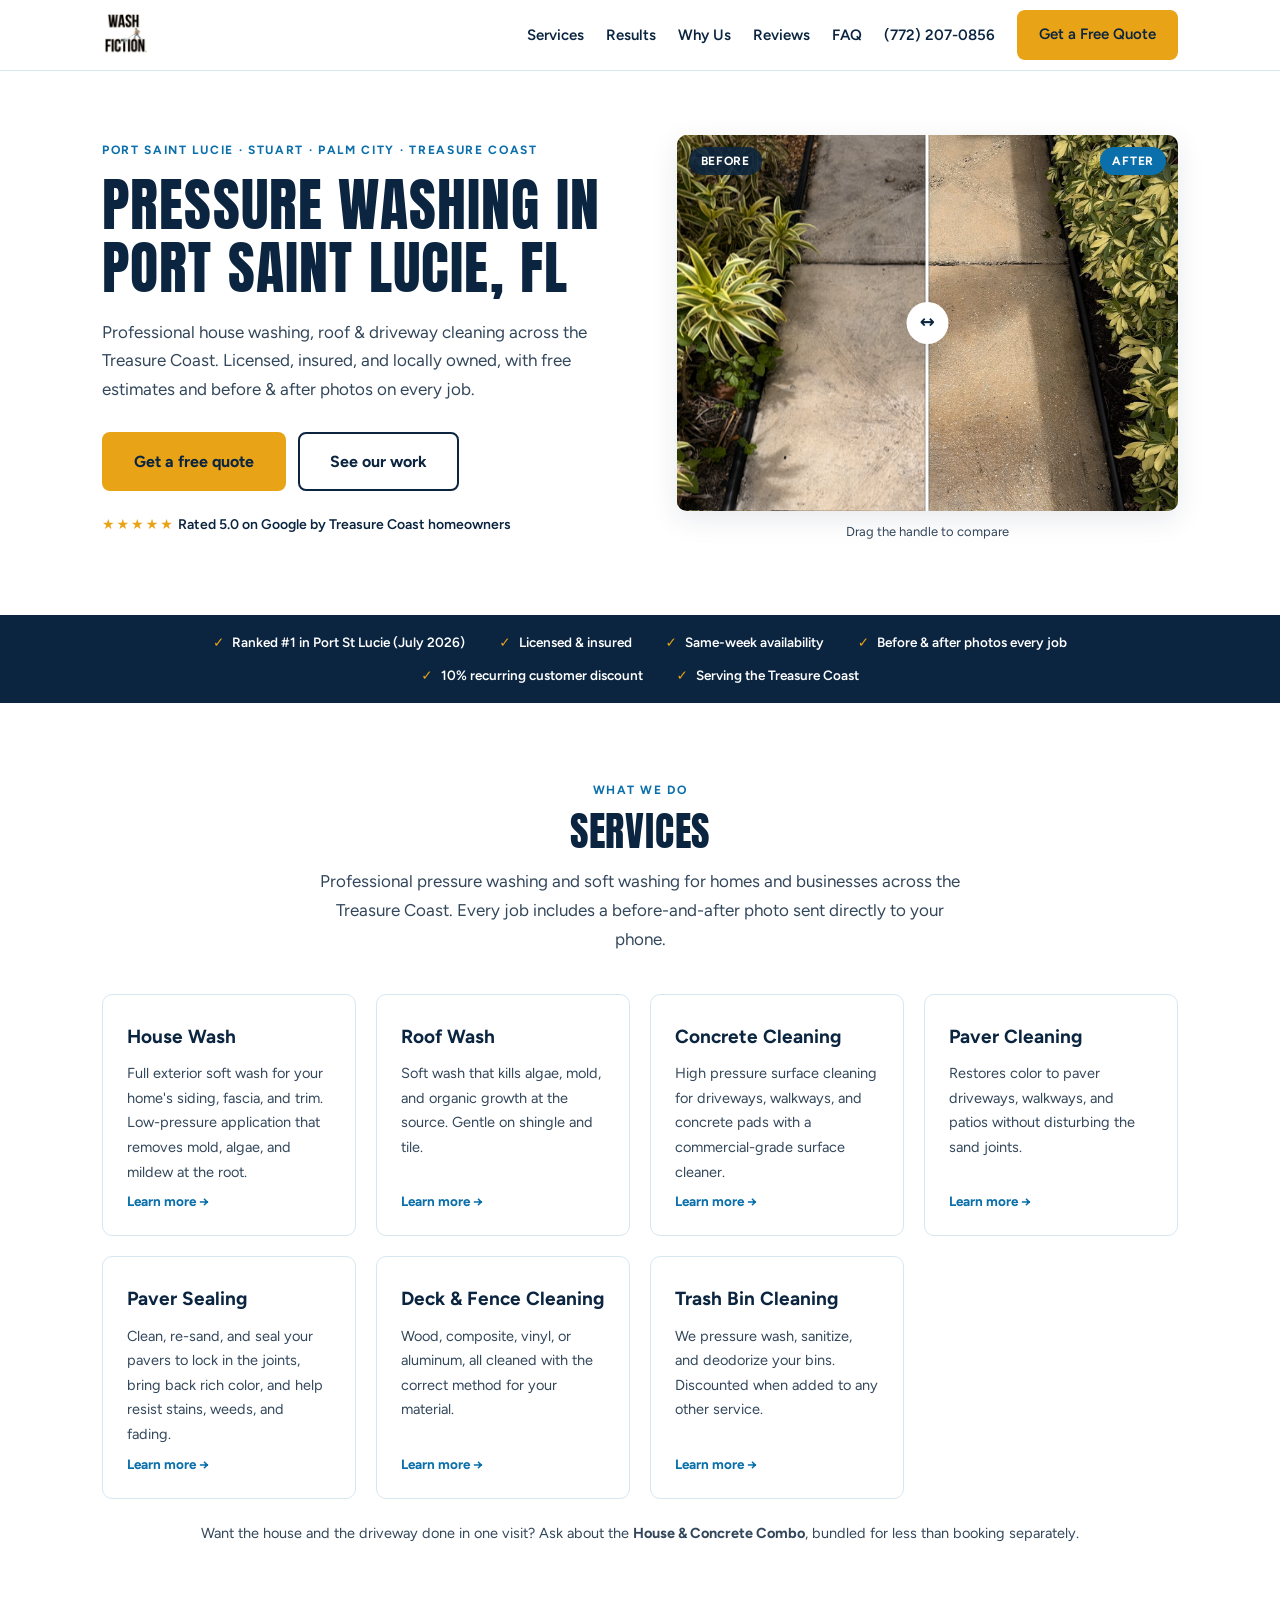
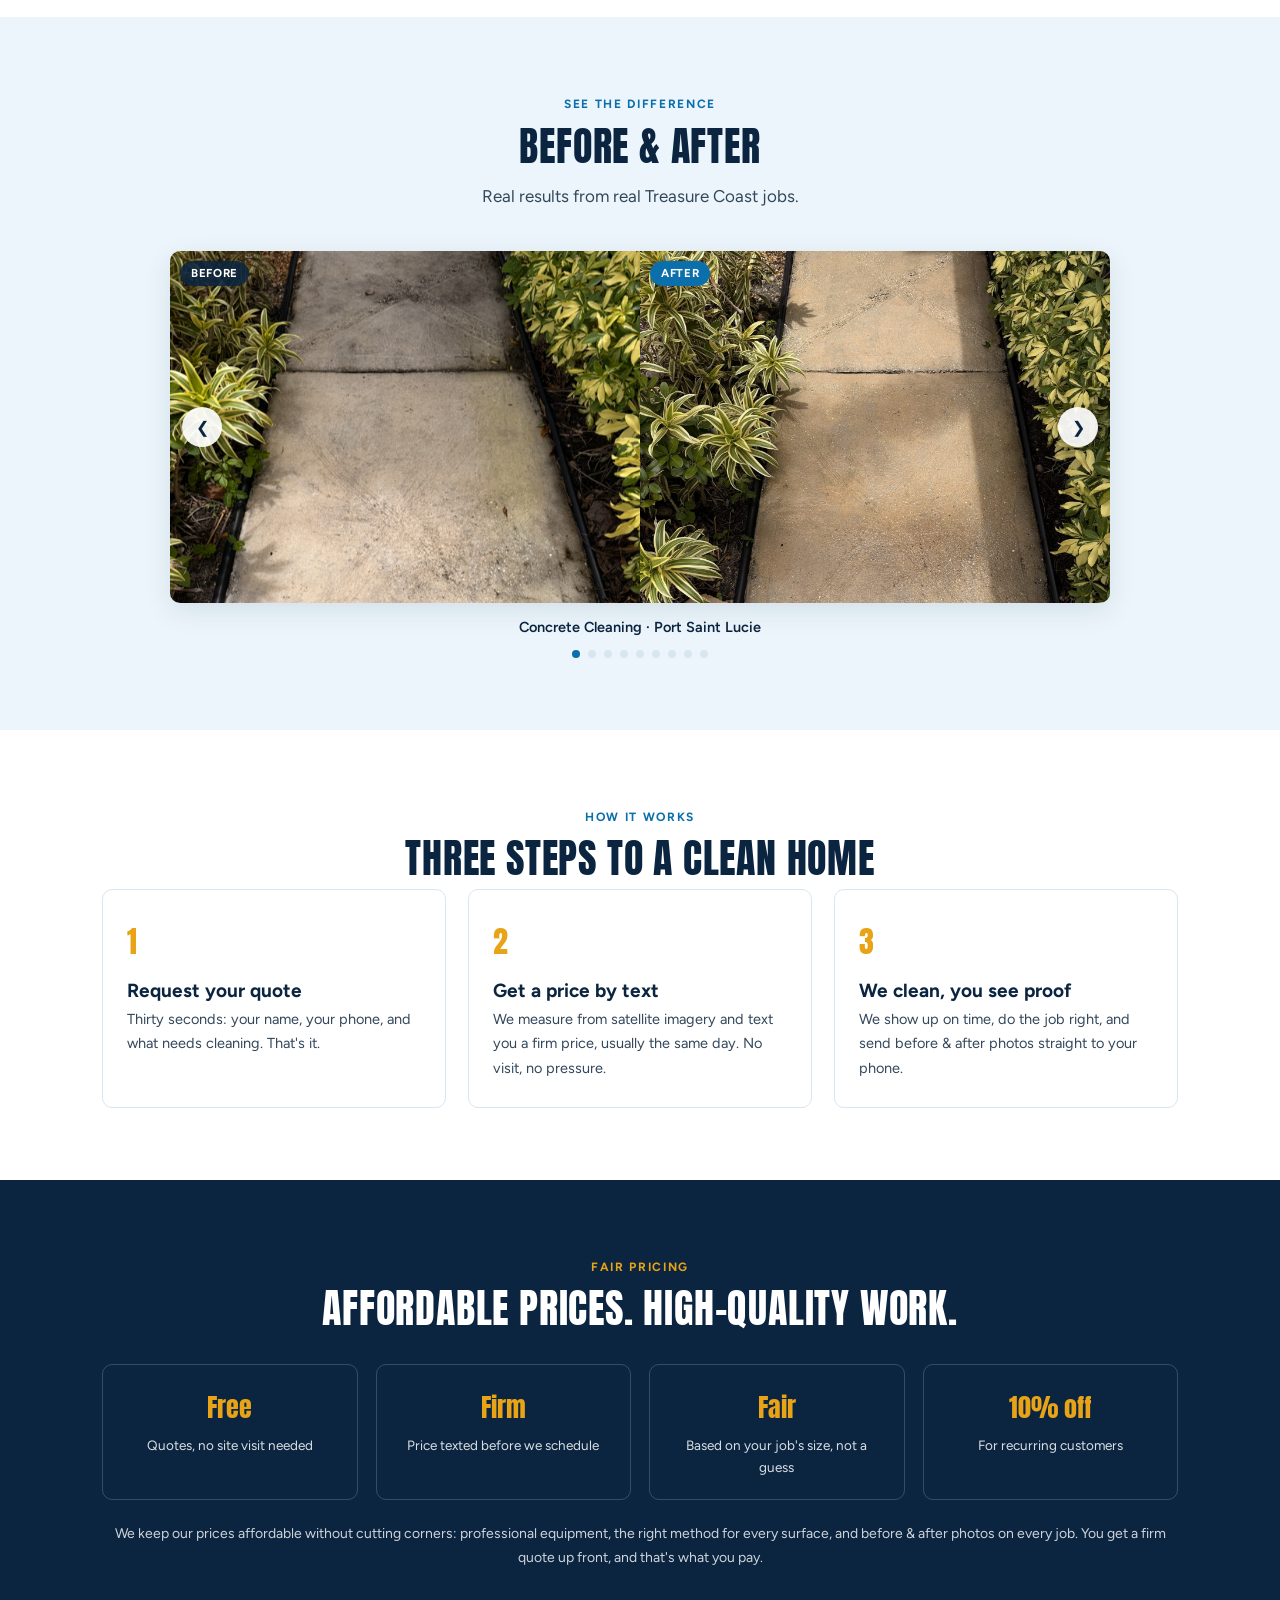
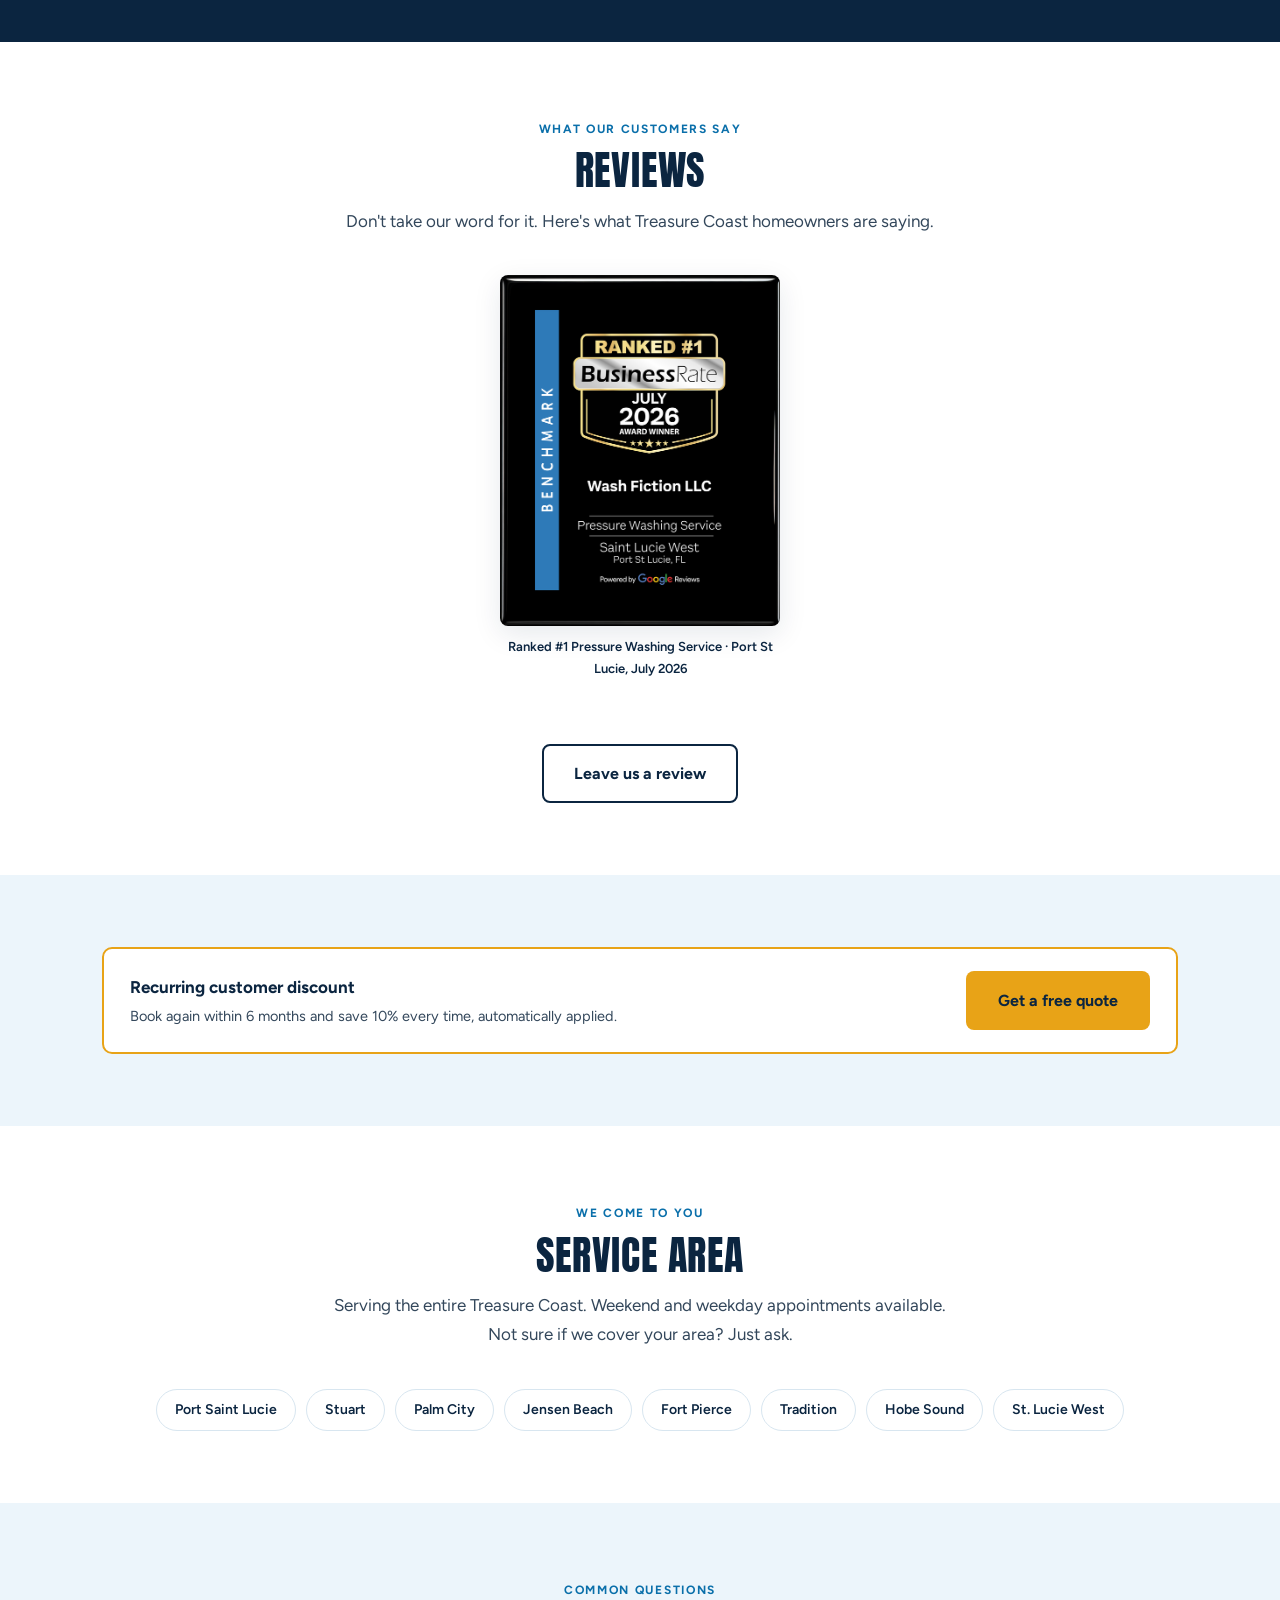
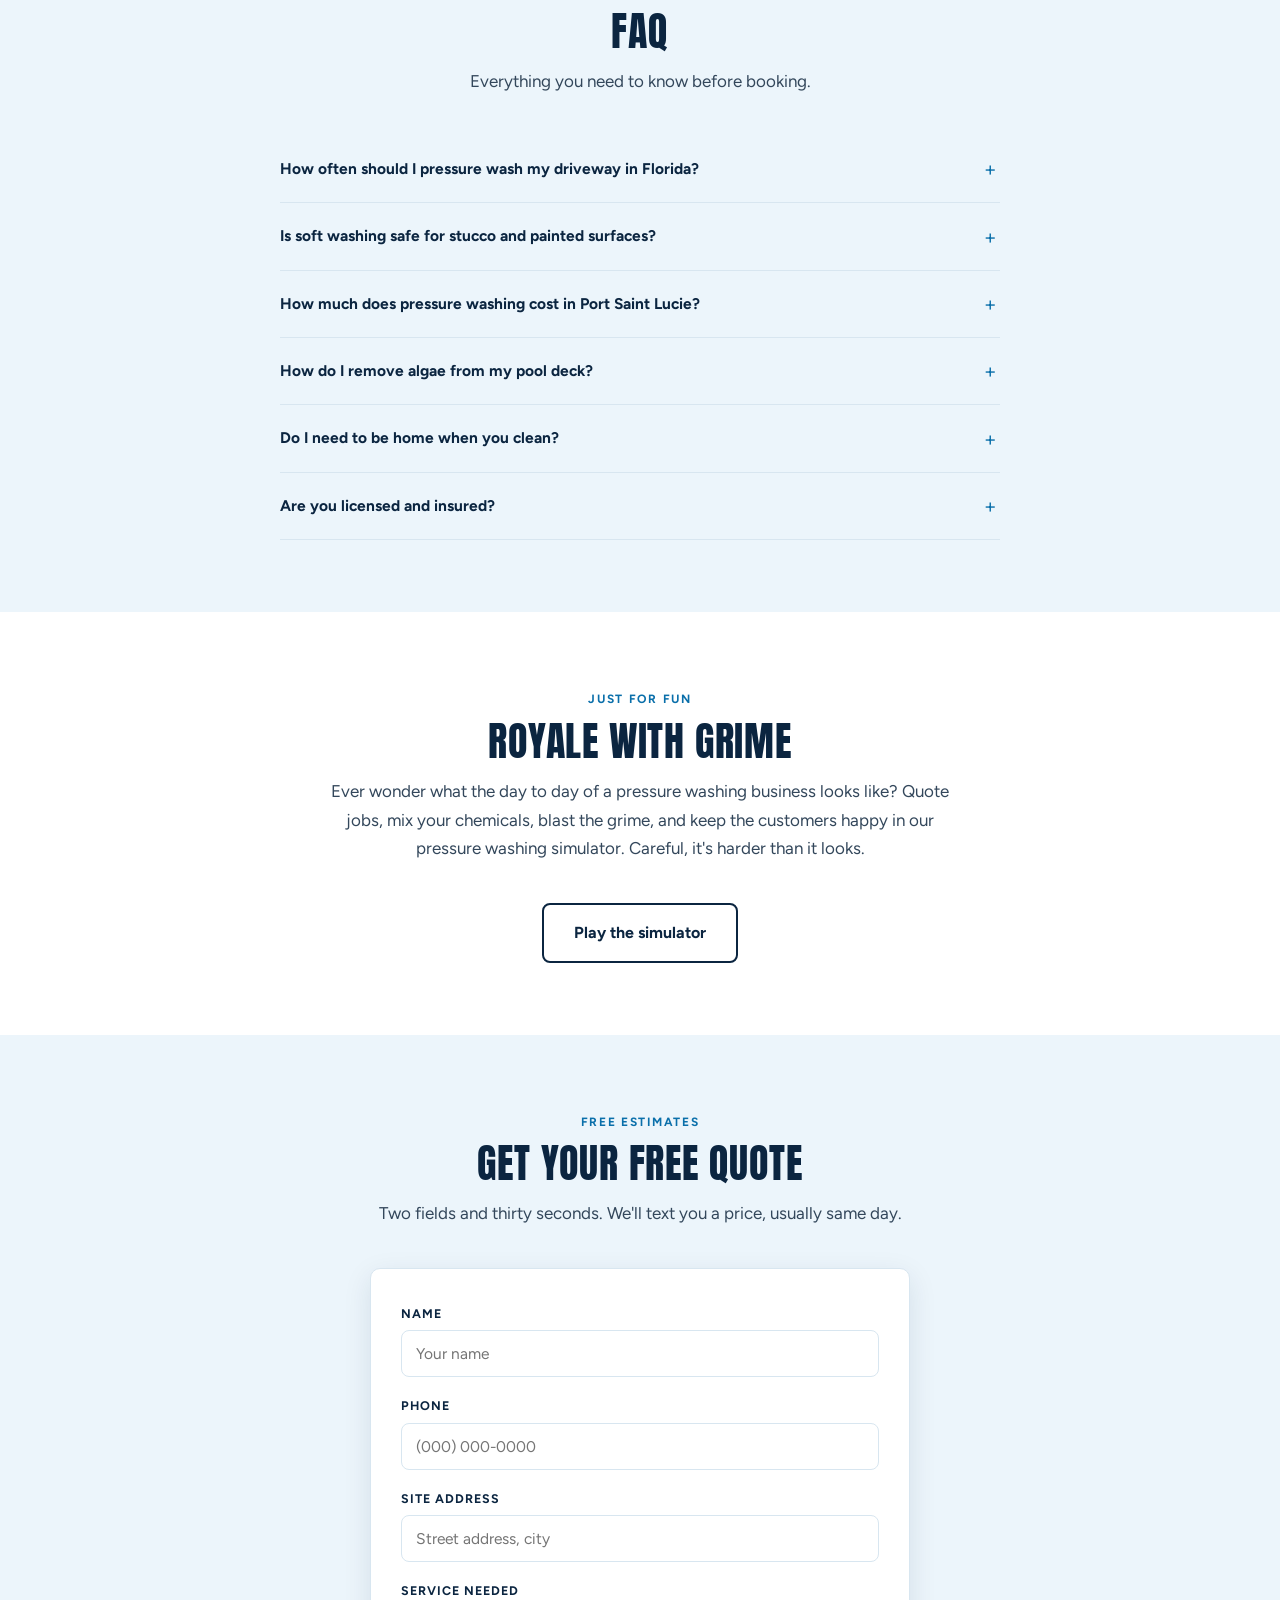
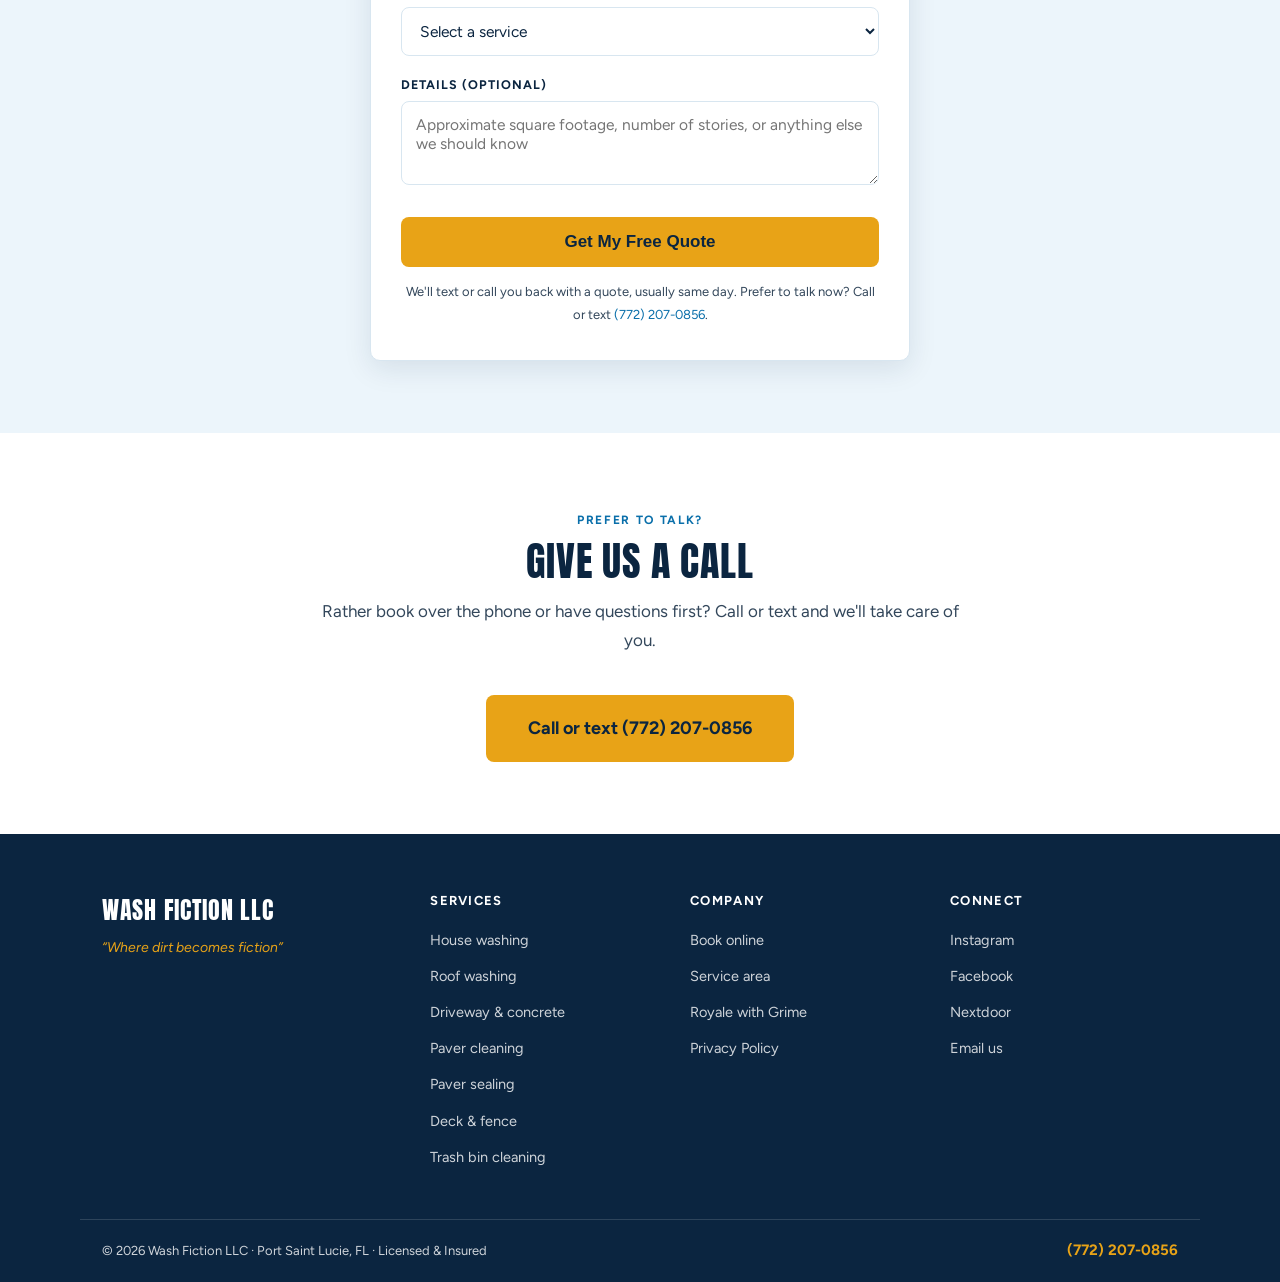
<file: index.html>
<!DOCTYPE html>
<html lang="en">
<head>
<meta charset="UTF-8">
<meta name="viewport" content="width=device-width, initial-scale=1.0">
<!-- Roku pixel (kept for future campaigns) -->
<script>
!function(e,r){if(!e.rkp){var t=e.rkp=function(){
var e=Array.prototype.slice.call(arguments)
;e.push(Date.now()),t.eventProcessor?t.eventProcessor.apply(t,e):t.queue.push(e)
};t.initiatorVersion="1.0",t.queue=[],t.load=function(e){
var t=r.createElement("script");t.async=!0,t.src=e
;var n=r.getElementsByTagName("script")[0]
;(n?n.parentNode:r.body).insertBefore(t,n)},rkp.load("https://cdn.ravm.tv/ust/dist/rkp.loader.js")}
}(window,document);
rkp("init","PaccPjxmkOXk"),rkp('event', 'PAGE_VIEW');;
</script>
<!-- Google tag (gtag.js) -->
<script async src="https://www.googletagmanager.com/gtag/js?id=G-NVC5GT0XMM"></script>
<script>
  window.dataLayer = window.dataLayer || [];
  function gtag(){dataLayer.push(arguments);}
  gtag('js', new Date());
  gtag('config', 'G-NVC5GT0XMM');
</script>
<title>Pressure Washing Port Saint Lucie FL | Wash Fiction LLC</title>
<meta name="description" content="Professional pressure washing & soft washing in Port Saint Lucie and the Treasure Coast. House washing, roof cleaning, driveways & pavers. Licensed & insured. Free same-day quotes.">
<link rel="canonical" href="https://washfiction.com/">
<meta property="og:title" content="Pressure Washing Port Saint Lucie FL | Wash Fiction LLC">
<meta property="og:description" content="Professional pressure washing & soft washing in Port Saint Lucie and the Treasure Coast. House washing, roof cleaning, driveways & pavers. Licensed & insured. Free same-day quotes.">
<meta property="og:url" content="https://washfiction.com/">
<meta property="og:type" content="website">
<meta property="og:image" content="https://washfiction.com/og-image.jpg">
<meta property="og:image:width" content="1200">
<meta property="og:image:height" content="630">
<meta name="twitter:card" content="summary_large_image">
<meta name="twitter:image" content="https://washfiction.com/og-image.jpg">
<link rel="preconnect" href="https://fonts.googleapis.com">
<link rel="preconnect" href="https://fonts.gstatic.com" crossorigin>
<link href="https://fonts.googleapis.com/css2?family=Anton&family=Figtree:wght@400;600;700&display=swap" rel="stylesheet">
<link rel="icon" href="favicon.png" sizes="192x192" type="image/png">
<link rel="apple-touch-icon" href="apple-touch-icon.png">
<link rel="stylesheet" href="styles.css">
<script type="application/ld+json">
{
 "@context": "https://schema.org",
 "@type": "LocalBusiness",
 "@id": "https://washfiction.com/#business",
 "name": "Wash Fiction LLC",
 "description": "Professional pressure washing and soft washing serving Port Saint Lucie, Stuart, Palm City, and the Treasure Coast of Florida.",
 "url": "https://washfiction.com",
 "telephone": "+17722070856",
 "email": "chris@washfiction.com",
 "image": "https://washfiction.com/og-image.jpg",
 "priceRange": "$$",
 "address": {
  "@type": "PostalAddress",
  "addressLocality": "Port Saint Lucie",
  "addressRegion": "FL",
  "addressCountry": "US"
 },
 "areaServed": [
  {
   "@type": "City",
   "name": "Port Saint Lucie"
  },
  {
   "@type": "City",
   "name": "Stuart"
  },
  {
   "@type": "City",
   "name": "Palm City"
  },
  {
   "@type": "City",
   "name": "Jensen Beach"
  },
  {
   "@type": "City",
   "name": "Fort Pierce"
  },
  {
   "@type": "City",
   "name": "Hobe Sound"
  }
 ],
 "sameAs": [
  "https://instagram.com/washfiction",
  "https://facebook.com/washfiction"
 ]
}
</script>
<script type="application/ld+json">
{
 "@context": "https://schema.org",
 "@type": "FAQPage",
 "mainEntity": [
  {
   "@type": "Question",
   "name": "How often should I pressure wash my driveway in Florida?",
   "acceptedAnswer": {
    "@type": "Answer",
    "text": "Florida's heat and humidity accelerate algae, mold, and mildew growth on concrete surfaces. Most homeowners in Port Saint Lucie benefit from having their driveway cleaned once or twice a year. If your driveway stays shaded or wet it may need more frequent cleaning."
   }
  },
  {
   "@type": "Question",
   "name": "Is soft washing safe for stucco and painted surfaces?",
   "acceptedAnswer": {
    "@type": "Answer",
    "text": "Yes. Soft washing uses low pressure and a professional cleaning solution to safely remove mold and algae from stucco, vinyl, Hardie board, and painted surfaces without causing damage. High pressure washing on these surfaces can crack stucco, strip paint, and force water behind siding. We always use the correct method for your home's exterior material."
   }
  },
  {
   "@type": "Question",
   "name": "How much does pressure washing cost in Port Saint Lucie?",
   "acceptedAnswer": {
    "@type": "Answer",
    "text": "Wash Fiction LLC keeps prices affordable without cutting corners on quality. Every job is priced on the size of the surfaces being cleaned, so you only pay for what we actually clean. Send us your address and we'll measure from satellite imagery and text you a free, firm quote, usually the same day."
   }
  },
  {
   "@type": "Question",
   "name": "How do I remove algae from my pool deck?",
   "acceptedAnswer": {
    "@type": "Answer",
    "text": "Pool decks in Florida collect algae, mildew, and organic growth quickly due to constant moisture and heat. We use a commercial surface cleaner at the correct pressure for your deck material (concrete, pavers, cool deck, or travertine) to safely remove all buildup without damaging the surface or affecting your pool chemistry."
   }
  },
  {
   "@type": "Question",
   "name": "Do I need to be home when you clean?",
   "acceptedAnswer": {
    "@type": "Answer",
    "text": "Not necessarily. As long as we have access to an outdoor water spigot and any gate codes needed to reach the areas being cleaned, you don't need to be present. We send before and after photos to your phone when the job is complete."
   }
  },
  {
   "@type": "Question",
   "name": "Are you licensed and insured?",
   "acceptedAnswer": {
    "@type": "Answer",
    "text": "Yes. Wash Fiction LLC carries $1,000,000 general liability insurance and holds active business tax receipts with both the City of Port Saint Lucie and St. Lucie County. We can provide a certificate of insurance upon request."
   }
  }
 ]
}
</script>

</head>
<body data-page="index">
<nav>
  <div class="nav-inner">
    <div class="nav-brand">
      <a href="/" aria-label="Wash Fiction LLC home"><img src="logo.svg" width="46" height="46" alt="Wash Fiction LLC"></a>
    </div>
    <ul class="nav-links" id="navLinks">
      <li><a href="/#services">Services</a></li>
      <li><a href="/#results">Results</a></li>
      <li><a href="/#pricing">Why Us</a></li>
      <li><a href="/#reviews">Reviews</a></li>
      <li><a href="/#faq">FAQ</a></li>
      <li class="nav-phone-top"><a class="nav-phone" href="tel:+17722070856">(772) 207-0856</a></li>
      <li><a href="book.html" class="btn btn-gold nav-cta">Get a Free Quote</a></li>
    </ul>
    <a class="nav-call" href="tel:+17722070856" aria-label="Call Wash Fiction at (772) 207-0856"><svg viewBox="0 0 24 24" fill="none" stroke="currentColor" stroke-width="2.2" stroke-linecap="round" stroke-linejoin="round" aria-hidden="true"><path d="M22 16.92v3a2 2 0 0 1-2.18 2 19.79 19.79 0 0 1-8.63-3.07 19.5 19.5 0 0 1-6-6 19.79 19.79 0 0 1-3.07-8.67A2 2 0 0 1 4.11 2h3a2 2 0 0 1 2 1.72c.13.96.36 1.9.7 2.81a2 2 0 0 1-.45 2.11L8.09 9.91a16 16 0 0 0 6 6l1.27-1.27a2 2 0 0 1 2.11-.45c.91.34 1.85.57 2.81.7A2 2 0 0 1 22 16.92z"/></svg><span class="nav-call-label">Call</span></a>
    <button class="hamburger" id="hamburger" aria-label="Menu">
      <span></span><span></span><span></span>
    </button>
  </div>
</nav>

<header class="hero">
  <div class="wrap hero-grid">
    <div>
      <p class="hero-loc">Port Saint Lucie &middot; Stuart &middot; Palm City &middot; Treasure Coast</p>
      <h1>Pressure washing in Port&nbsp;Saint&nbsp;Lucie, FL</h1>
      <p class="hero-sub">Professional house washing, roof &amp; driveway cleaning across the Treasure Coast. Licensed, insured, and locally owned, with free estimates and before &amp; after photos on every job.</p>
      <div class="hero-btns">
        <a href="#book" class="btn btn-gold">Get a free quote</a>
        <a href="#results" class="btn btn-outline">See our work</a>
      </div>
      <p class="hero-proof"><span class="stars">★★★★★</span> Rated 5.0 on Google by Treasure Coast homeowners</p>
    </div>
    <div>
      <div class="ba-slider" style="--pos:50%;">
        <img decoding="async" fetchpriority="high" class="img-after" src="job1-after.JPG" width="1600" height="1600" alt="clean concrete after pressure washing Port Saint Lucie FL">
        <img decoding="async" fetchpriority="high" class="img-before" src="job1-before.PNG" width="603" height="603" alt="dirty concrete before pressure washing Port Saint Lucie FL">
        <div class="tag tag-before">Before</div>
        <div class="tag tag-after">After</div>
        <div class="handle"></div>
        <input type="range" min="0" max="100" value="50" aria-label="Compare before and after">
      </div>
      <p class="ba-slider-caption">Drag the handle to compare</p>
    </div>
  </div>
</header>

<div class="trust-bar">
  <div class="trust-inner">
    <div class="trust-item">Ranked #1 in Port St Lucie (July 2026)</div>
    <div class="trust-item">Licensed &amp; insured</div>
    <div class="trust-item">Same-week availability</div>
    <div class="trust-item">Before &amp; after photos every job</div>
    <div class="trust-item">10% recurring customer discount</div>
    <div class="trust-item">Serving the Treasure Coast</div>
  </div>
</div>

<section id="services" class="center">
  <div class="wrap">
    <p class="eyebrow reveal">What we do</p>
    <h2 class="reveal">Services</h2>
    <p class="lede reveal">Professional pressure washing and soft washing for homes and businesses across the Treasure Coast. Every job includes a before-and-after photo sent directly to your phone.</p>
    <div class="svc-grid reveal">
    <a class="svc-card" href="house-washing.html">
      <h3>House Wash</h3>
      <p>Full exterior soft wash for your home's siding, fascia, and trim. Low-pressure application that removes mold, algae, and mildew at the root.</p>
      <div class="svc-more">Learn more &rarr;</div>
    </a>
    <a class="svc-card" href="roof-washing.html">
      <h3>Roof Wash</h3>
      <p>Soft wash that kills algae, mold, and organic growth at the source. Gentle on shingle and tile.</p>
      <div class="svc-more">Learn more &rarr;</div>
    </a>
    <a class="svc-card" href="concrete-cleaning.html">
      <h3>Concrete Cleaning</h3>
      <p>High pressure surface cleaning for driveways, walkways, and concrete pads with a commercial-grade surface cleaner.</p>
      <div class="svc-more">Learn more &rarr;</div>
    </a>
    <a class="svc-card" href="paver-cleaning.html">
      <h3>Paver Cleaning</h3>
      <p>Restores color to paver driveways, walkways, and patios without disturbing the sand joints.</p>
      <div class="svc-more">Learn more &rarr;</div>
    </a>
    <a class="svc-card" href="paver-sealing.html">
      <h3>Paver Sealing</h3>
      <p>Clean, re-sand, and seal your pavers to lock in the joints, bring back rich color, and help resist stains, weeds, and fading.</p>
      <div class="svc-more">Learn more &rarr;</div>
    </a>
    <a class="svc-card" href="deck-fence-cleaning.html">
      <h3>Deck & Fence Cleaning</h3>
      <p>Wood, composite, vinyl, or aluminum, all cleaned with the correct method for your material.</p>
      <div class="svc-more">Learn more &rarr;</div>
    </a>
    <a class="svc-card" href="trash-bin-cleaning.html">
      <h3>Trash Bin Cleaning</h3>
      <p>We pressure wash, sanitize, and deodorize your bins. Discounted when added to any other service.</p>
      <div class="svc-more">Learn more &rarr;</div>
    </a>
    </div>
    <p style="margin-top:22px;font-size:14.5px;" class="reveal">Want the house and the driveway done in one visit? Ask about the <strong>House &amp; Concrete Combo</strong>, bundled for less than booking separately.</p>
  </div>
</section>

<section id="results" class="band center">
  <div class="wrap">
    <p class="eyebrow reveal">See the difference</p>
    <h2 class="reveal">Before &amp; after</h2>
    <p class="lede reveal">Real results from real Treasure Coast jobs.</p>
    <div class="reveal" style="max-width:940px;margin:0 auto;">
      <div class="ba-carousel">
        <div class="ba-track" id="baTrack">
        <div class="ba-slide" data-label="Concrete Cleaning &middot; Port Saint Lucie">
          <div class="ba-pair-item">
            <img decoding="async" src="job1-before.PNG" width="603" height="603" alt="dirty concrete before pressure washing Port Saint Lucie FL" loading="lazy">
            <div class="ba-tag">Before</div>
          </div>
          <div class="ba-pair-item">
            <img decoding="async" src="job1-after.JPG" width="1600" height="1600" alt="clean concrete after pressure washing Port Saint Lucie FL" loading="lazy">
            <div class="ba-tag ba-tag-after">After</div>
          </div>
        </div>
        <div class="ba-slide" data-label="Driveway Cleaning &middot; Treasure Coast">
          <div class="ba-pair-item">
            <img decoding="async" src="job2-before.jpg" width="1159" height="1159" alt="driveway before pressure washing Treasure Coast FL" loading="lazy">
            <div class="ba-tag">Before</div>
          </div>
          <div class="ba-pair-item">
            <img decoding="async" src="job2-after.jpg" width="1600" height="1600" alt="driveway after pressure washing Treasure Coast FL" loading="lazy">
            <div class="ba-tag ba-tag-after">After</div>
          </div>
        </div>
        <div class="ba-slide" data-label="Driveway Cleaning &middot; Treasure Coast">
          <div class="ba-pair-item">
            <img decoding="async" src="job3-before.jpg" width="960" height="960" alt="driveway before pressure washing Treasure Coast FL" loading="lazy">
            <div class="ba-tag">Before</div>
          </div>
          <div class="ba-pair-item">
            <img decoding="async" src="job3-after.jpg" width="1200" height="1600" alt="driveway after pressure washing Treasure Coast FL" loading="lazy">
            <div class="ba-tag ba-tag-after">After</div>
          </div>
        </div>
        <div class="ba-slide" data-label="Concrete Cleaning &middot; Port Saint Lucie">
          <div class="ba-pair-item">
            <img decoding="async" src="job4-before.PNG" width="603" height="603" alt="concrete before pressure washing Port Saint Lucie FL" loading="lazy">
            <div class="ba-tag">Before</div>
          </div>
          <div class="ba-pair-item">
            <img decoding="async" src="job4-after.JPG" width="1600" height="1600" alt="concrete after pressure washing Port Saint Lucie FL" loading="lazy">
            <div class="ba-tag ba-tag-after">After</div>
          </div>
        </div>
        <div class="ba-slide" data-label="Concrete Cleaning &middot; Port Saint Lucie">
          <div class="ba-pair-item">
            <img decoding="async" src="job5-before.JPG" width="1200" height="1600" alt="concrete before pressure washing Port Saint Lucie FL" loading="lazy">
            <div class="ba-tag">Before</div>
          </div>
          <div class="ba-pair-item">
            <img decoding="async" src="job5-after.JPG" width="1200" height="1600" alt="concrete after pressure washing Port Saint Lucie FL" loading="lazy">
            <div class="ba-tag ba-tag-after">After</div>
          </div>
        </div>
        <div class="ba-slide" data-label="Driveway Cleaning &middot; Treasure Coast">
          <div class="ba-pair-item">
            <img decoding="async" src="job6-before.JPG" width="1200" height="1600" alt="driveway before pressure washing Treasure Coast FL" loading="lazy">
            <div class="ba-tag">Before</div>
          </div>
          <div class="ba-pair-item">
            <img decoding="async" src="job6-after.JPG" width="1200" height="1600" alt="driveway after pressure washing Treasure Coast FL" loading="lazy">
            <div class="ba-tag ba-tag-after">After</div>
          </div>
        </div>
                <div class="ba-slide" data-label="Commercial Building Wash &middot; Treasure Coast">
          <div class="ba-pair-item">
            <img decoding="async" src="Before7.JPG" width="1200" height="1600" alt="commercial building exterior before soft washing Treasure Coast FL" loading="lazy">
            <div class="ba-tag">Before</div>
          </div>
          <div class="ba-pair-item">
            <img decoding="async" src="After7.JPG" width="1200" height="1600" alt="commercial building exterior after soft washing Treasure Coast FL" loading="lazy">
            <div class="ba-tag ba-tag-after">After</div>
          </div>
        </div>
        <div class="ba-slide" data-label="Commercial Building Wash &middot; Treasure Coast">
          <div class="ba-pair-item">
            <img decoding="async" src="Before8.JPG" width="1200" height="1600" alt="commercial building exterior before soft washing Treasure Coast FL" loading="lazy">
            <div class="ba-tag">Before</div>
          </div>
          <div class="ba-pair-item">
            <img decoding="async" src="After8.JPG" width="1200" height="1600" alt="commercial building exterior after soft washing Treasure Coast FL" loading="lazy">
            <div class="ba-tag ba-tag-after">After</div>
          </div>
        </div>
        <div class="ba-slide" data-label="Commercial Building Wash &middot; Treasure Coast">
          <div class="ba-pair-item">
            <img decoding="async" src="Before10.JPG" width="1200" height="1600" alt="commercial building exterior before soft washing Treasure Coast FL" loading="lazy">
            <div class="ba-tag">Before</div>
          </div>
          <div class="ba-pair-item">
            <img decoding="async" src="After10.JPG" width="1200" height="1600" alt="commercial building exterior after soft washing Treasure Coast FL" loading="lazy">
            <div class="ba-tag ba-tag-after">After</div>
          </div>
        </div>
</div>
        <button class="ba-nav ba-prev" id="baPrev" aria-label="Previous">&#10094;</button>
        <button class="ba-nav ba-next" id="baNext" aria-label="Next">&#10095;</button>
      </div>
      <p class="ba-caption" id="baCaption">Concrete Cleaning &middot; Port Saint Lucie</p>
      <div class="ba-dots" id="baDots"></div>
    </div>
  </div>
</section>

<section id="how" class="center">
  <div class="wrap">
    <p class="eyebrow reveal">How it works</p>
    <h2 class="reveal">Three steps to a clean home</h2>
    <div class="steps reveal">
      <div class="step">
        <div class="step-num">1</div>
        <h3>Request your quote</h3>
        <p>Thirty seconds: your name, your phone, and what needs cleaning. That's it.</p>
      </div>
      <div class="step">
        <div class="step-num">2</div>
        <h3>Get a price by text</h3>
        <p>We measure from satellite imagery and text you a firm price, usually the same day. No visit, no pressure.</p>
      </div>
      <div class="step">
        <div class="step-num">3</div>
        <h3>We clean, you see proof</h3>
        <p>We show up on time, do the job right, and send before &amp; after photos straight to your phone.</p>
      </div>
    </div>
  </div>
</section>

<section id="pricing" class="price-band center">
  <div class="wrap">
    <p class="eyebrow reveal">Fair pricing</p>
    <h2 class="reveal">Affordable prices. High-quality work.</h2>
    <div class="price-grid reveal">
      <div class="price-cell"><div class="rate">Free</div><div class="label">Quotes, no site visit needed</div></div>
      <div class="price-cell"><div class="rate">Firm</div><div class="label">Price texted before we schedule</div></div>
      <div class="price-cell"><div class="rate">Fair</div><div class="label">Based on your job's size, not a guess</div></div>
      <div class="price-cell"><div class="rate">10% off</div><div class="label">For recurring customers</div></div>
    </div>
    <p class="price-note reveal">We keep our prices affordable without cutting corners: professional equipment, the right method for every surface, and before &amp; after photos on every job. You get a firm quote up front, and that's what you pay.</p>
  </div>
</section>

<section id="reviews" class="center">
  <div class="wrap">
    <p class="eyebrow reveal">What our customers say</p>
    <h2 class="reveal">Reviews</h2>
    <p class="lede reveal">Don't take our word for it. Here's what Treasure Coast homeowners are saying.</p>
    <div class="reveal" style="max-width:900px;margin:0 auto;">
<div style="max-width:280px;margin:0 auto 34px;">
      <img decoding="async" src="wash-fiction-llc-plaque.png" width="640" height="801" alt="Wash Fiction LLC, Ranked #1 Pressure Washing Service in Port St Lucie, BusinessRate July 2026 award, powered by Google Reviews" style="width:100%;height:auto;border-radius:8px;box-shadow:var(--shadow);" loading="lazy">
      <p style="font-size:13px;margin-top:10px;font-weight:600;color:var(--ink);">Ranked #1 Pressure Washing Service &middot; Port St Lucie, July 2026</p>
    </div>
<script defer async src='https://cdn.trustindex.io/loader.js?919f08774291221fa826442cb46'></script>
    </div>
    <a href="https://g.page/r/CSoPd4Fe07fiEAI/review" target="_blank" rel="noopener" class="btn btn-outline reveal" style="margin-top:30px;">Leave us a review</a>
  </div>
</section>

<section class="band">
  <div class="wrap">
    <div class="recurring-strip reveal">
      <div>
        <strong>Recurring customer discount</strong><br>
        <span>Book again within 6 months and save 10% every time, automatically applied.</span>
      </div>
      <a href="#book" class="btn btn-gold">Get a free quote</a>
    </div>
  </div>
</section>

<section id="area" class="center">
  <div class="wrap">
    <p class="eyebrow reveal">We come to you</p>
    <h2 class="reveal">Service area</h2>
    <p class="lede reveal">Serving the entire Treasure Coast. Weekend and weekday appointments available. Not sure if we cover your area? Just ask.</p>
    <div class="area-tags reveal">
      <div class="area-tag">Port Saint Lucie</div>
      <div class="area-tag">Stuart</div>
      <div class="area-tag">Palm City</div>
      <div class="area-tag">Jensen Beach</div>
      <div class="area-tag">Fort Pierce</div>
      <div class="area-tag">Tradition</div>
      <div class="area-tag">Hobe Sound</div>
      <div class="area-tag">St. Lucie West</div>
    </div>
  </div>
</section>

<section id="faq" class="band center">
  <div class="wrap">
    <p class="eyebrow reveal">Common questions</p>
    <h2 class="reveal">FAQ</h2>
    <p class="lede reveal">Everything you need to know before booking.</p>
<div class="faq-list reveal">
    <details>
      <summary>How often should I pressure wash my driveway in Florida?</summary>
      <p>Florida's heat and humidity accelerate algae, mold, and mildew growth on concrete surfaces. Most homeowners in Port Saint Lucie benefit from having their driveway cleaned once or twice a year. If your driveway stays shaded or wet it may need more frequent cleaning.</p>
    </details>
    <details>
      <summary>Is soft washing safe for stucco and painted surfaces?</summary>
      <p>Yes. Soft washing uses low pressure and a professional cleaning solution to safely remove mold and algae from stucco, vinyl, Hardie board, and painted surfaces without causing damage. High pressure washing on these surfaces can crack stucco, strip paint, and force water behind siding. We always use the correct method for your home's exterior material.</p>
    </details>
    <details>
      <summary>How much does pressure washing cost in Port Saint Lucie?</summary>
      <p>Wash Fiction LLC keeps prices affordable without cutting corners on quality. Every job is priced on the size of the surfaces being cleaned, so you only pay for what we actually clean. Send us your address and we'll measure from satellite imagery and text you a free, firm quote, usually the same day.</p>
    </details>
    <details>
      <summary>How do I remove algae from my pool deck?</summary>
      <p>Pool decks in Florida collect algae, mildew, and organic growth quickly due to constant moisture and heat. We use a commercial surface cleaner at the correct pressure for your deck material (concrete, pavers, cool deck, or travertine) to safely remove all buildup without damaging the surface or affecting your pool chemistry.</p>
    </details>
    <details>
      <summary>Do I need to be home when you clean?</summary>
      <p>Not necessarily. As long as we have access to an outdoor water spigot and any gate codes needed to reach the areas being cleaned, you don't need to be present. We send before and after photos to your phone when the job is complete.</p>
    </details>
    <details>
      <summary>Are you licensed and insured?</summary>
      <p>Yes. Wash Fiction LLC carries $1,000,000 general liability insurance and holds active business tax receipts with both the City of Port Saint Lucie and St. Lucie County. We can provide a certificate of insurance upon request.</p>
    </details>
</div>
  </div>
</section>

<section id="game-teaser" class="center">
  <div class="wrap">
    <p class="eyebrow reveal">Just for fun</p>
    <h2 class="reveal">Royale with Grime</h2>
    <p class="lede reveal">Ever wonder what the day to day of a pressure washing business looks like? Quote jobs, mix your chemicals, blast the grime, and keep the customers happy in our pressure washing simulator. Careful, it's harder than it looks.</p>
    <a href="royale-with-grime.html" class="btn btn-outline reveal">Play the simulator</a>
  </div>
</section>

<section id="book" class="band center">
  <div class="wrap">
    <p class="eyebrow reveal">Free estimates</p>
    <h2 class="reveal">Get your free quote</h2>
    <p class="lede reveal">Two fields and thirty seconds. We'll text you a price, usually same day.</p>
    <div class="reveal">
      <form class="quote-form" id="quoteForm" action="https://api.web3forms.com/submit" method="POST" autocomplete="on">
        <input type="hidden" name="access_key" value="2c1e29c5-a08d-449c-82dc-ea2ef049fccb">
        <input type="hidden" name="subject" value="New Quote Request — Wash Fiction">
        <input type="hidden" name="from_name" value="Wash Fiction Website">
        <input type="hidden" name="page" value="index">
        <input type="checkbox" name="botcheck" style="display:none;">

        <label for="qf-name">Name</label>
        <input type="text" id="qf-name" name="name" placeholder="Your name" required autocomplete="name" autocapitalize="words">

        <label for="qf-phone">Phone</label>
        <input type="tel" id="qf-phone" name="phone" placeholder="(000) 000-0000" required autocomplete="tel" inputmode="tel">

        <label for="qf-address">Site Address</label>
        <input type="text" id="qf-address" name="site_address" placeholder="Street address, city" required autocomplete="street-address" autocapitalize="words">

        <label for="qf-service">Service Needed</label>
        <select id="qf-service" name="service" required>
        <option value="" disabled selected>Select a service</option>
        <option value="House Wash">House Wash</option>
        <option value="Roof Wash">Roof Wash</option>
        <option value="Concrete Cleaning">Concrete Cleaning</option>
        <option value="Paver Cleaning">Paver Cleaning</option>
        <option value="Paver Sealing">Paver Sealing</option>
        <option value="Deck Cleaning">Deck Cleaning</option>
        <option value="Fence Cleaning">Fence Cleaning</option>
        <option value="Trash Bin Cleaning">Trash Bin Cleaning</option>
        <option value="House &amp; Concrete Combo">House &amp; Concrete Combo</option>
        <option value="Multiple / Not Sure">Multiple / Not Sure</option>
        </select>

        <label for="qf-details">Details (optional)</label>
        <textarea id="qf-details" name="details" placeholder="Approximate square footage, number of stories, or anything else we should know"></textarea>

        <button type="submit" class="btn btn-gold">Get My Free Quote</button>
        <p class="form-note">We'll text or call you back with a quote, usually same day. Prefer to talk now? Call or text <a href="tel:+17722070856">(772) 207-0856</a>.</p>
      </form>
      <div class="form-success" id="formSuccess">
        <div class="display">Request received!</div>
        <p>Thanks for reaching out. We'll get back to you with a quote shortly, usually the same day. Need us fast? Call or text (772) 207-0856.</p>
      </div>
    </div>
  </div>
</section>

<section id="call" class="center">
  <div class="wrap">
    <p class="eyebrow reveal">Prefer to talk?</p>
    <h2 class="reveal">Give us a call</h2>
    <p class="lede reveal">Rather book over the phone or have questions first? Call or text and we'll take care of you.</p>
    <a href="tel:+17722070856" class="btn btn-gold reveal" style="font-size:18px;padding:16px 40px;">Call or text (772) 207-0856</a>
  </div>
</section>

<footer>
  <div class="footer-top">
    <div>
      <div class="footer-brand-name">Wash Fiction LLC</div>
      <div class="footer-brand-tag">&ldquo;Where dirt becomes fiction&rdquo;</div>
    </div>
    <div>
      <h2>Services</h2>
      <ul>
        <li><a href="house-washing.html">House washing</a></li>
        <li><a href="roof-washing.html">Roof washing</a></li>
        <li><a href="concrete-cleaning.html">Driveway &amp; concrete</a></li>
        <li><a href="paver-cleaning.html">Paver cleaning</a></li>
        <li><a href="paver-sealing.html">Paver sealing</a></li>
        <li><a href="deck-fence-cleaning.html">Deck &amp; fence</a></li>
        <li><a href="trash-bin-cleaning.html">Trash bin cleaning</a></li>
      </ul>
    </div>
    <div>
      <h2>Company</h2>
      <ul>
        <li><a href="book.html">Book online</a></li>
        <li><a href="/#area">Service area</a></li>
        <li><a href="royale-with-grime.html">Royale with Grime</a></li>
        <li><a href="privacy.html">Privacy Policy</a></li>
      </ul>
    </div>
    <div>
      <h2>Connect</h2>
      <ul>
        <li><a href="https://instagram.com/washfiction" target="_blank" rel="noopener">Instagram</a></li>
        <li><a href="https://facebook.com/washfiction" target="_blank" rel="noopener">Facebook</a></li>
        <li><a href="https://nextdoor.com" target="_blank" rel="noopener">Nextdoor</a></li>
        <li><a href="mailto:chris@washfiction.com">Email us</a></li>
      </ul>
    </div>
  </div>
  <div class="footer-bottom">
    <div>&copy; 2026 Wash Fiction LLC &middot; Port Saint Lucie, FL &middot; Licensed &amp; Insured</div>
    <a class="footer-phone" href="tel:+17722070856">(772) 207-0856</a>
  </div>
</footer>
<div class="mobile-cta">
  <a href="tel:+17722070856" class="mc-call" aria-label="Call or text (772) 207-0856"><svg viewBox="0 0 24 24" fill="none" stroke="currentColor" stroke-width="2.2" stroke-linecap="round" stroke-linejoin="round" aria-hidden="true"><path d="M22 16.92v3a2 2 0 0 1-2.18 2 19.79 19.79 0 0 1-8.63-3.07 19.5 19.5 0 0 1-6-6 19.79 19.79 0 0 1-3.07-8.67A2 2 0 0 1 4.11 2h3a2 2 0 0 1 2 1.72c.13.96.36 1.9.7 2.81a2 2 0 0 1-.45 2.11L8.09 9.91a16 16 0 0 0 6 6l1.27-1.27a2 2 0 0 1 2.11-.45c.91.34 1.85.57 2.81.7A2 2 0 0 1 22 16.92z"/></svg>Call or Text</a>
  <a href="book.html" class="mc-quote"><svg viewBox="0 0 24 24" fill="none" stroke="currentColor" stroke-width="2.2" stroke-linecap="round" stroke-linejoin="round" aria-hidden="true"><path d="M14 2H6a2 2 0 0 0-2 2v16a2 2 0 0 0 2 2h12a2 2 0 0 0 2-2V8z"/><polyline points="14 2 14 8 20 8"/><line x1="9" y1="15" x2="15" y2="15"/></svg>Free Quote</a>
</div>
<script src="main.js" defer></script>
</body>
</html>
</file>
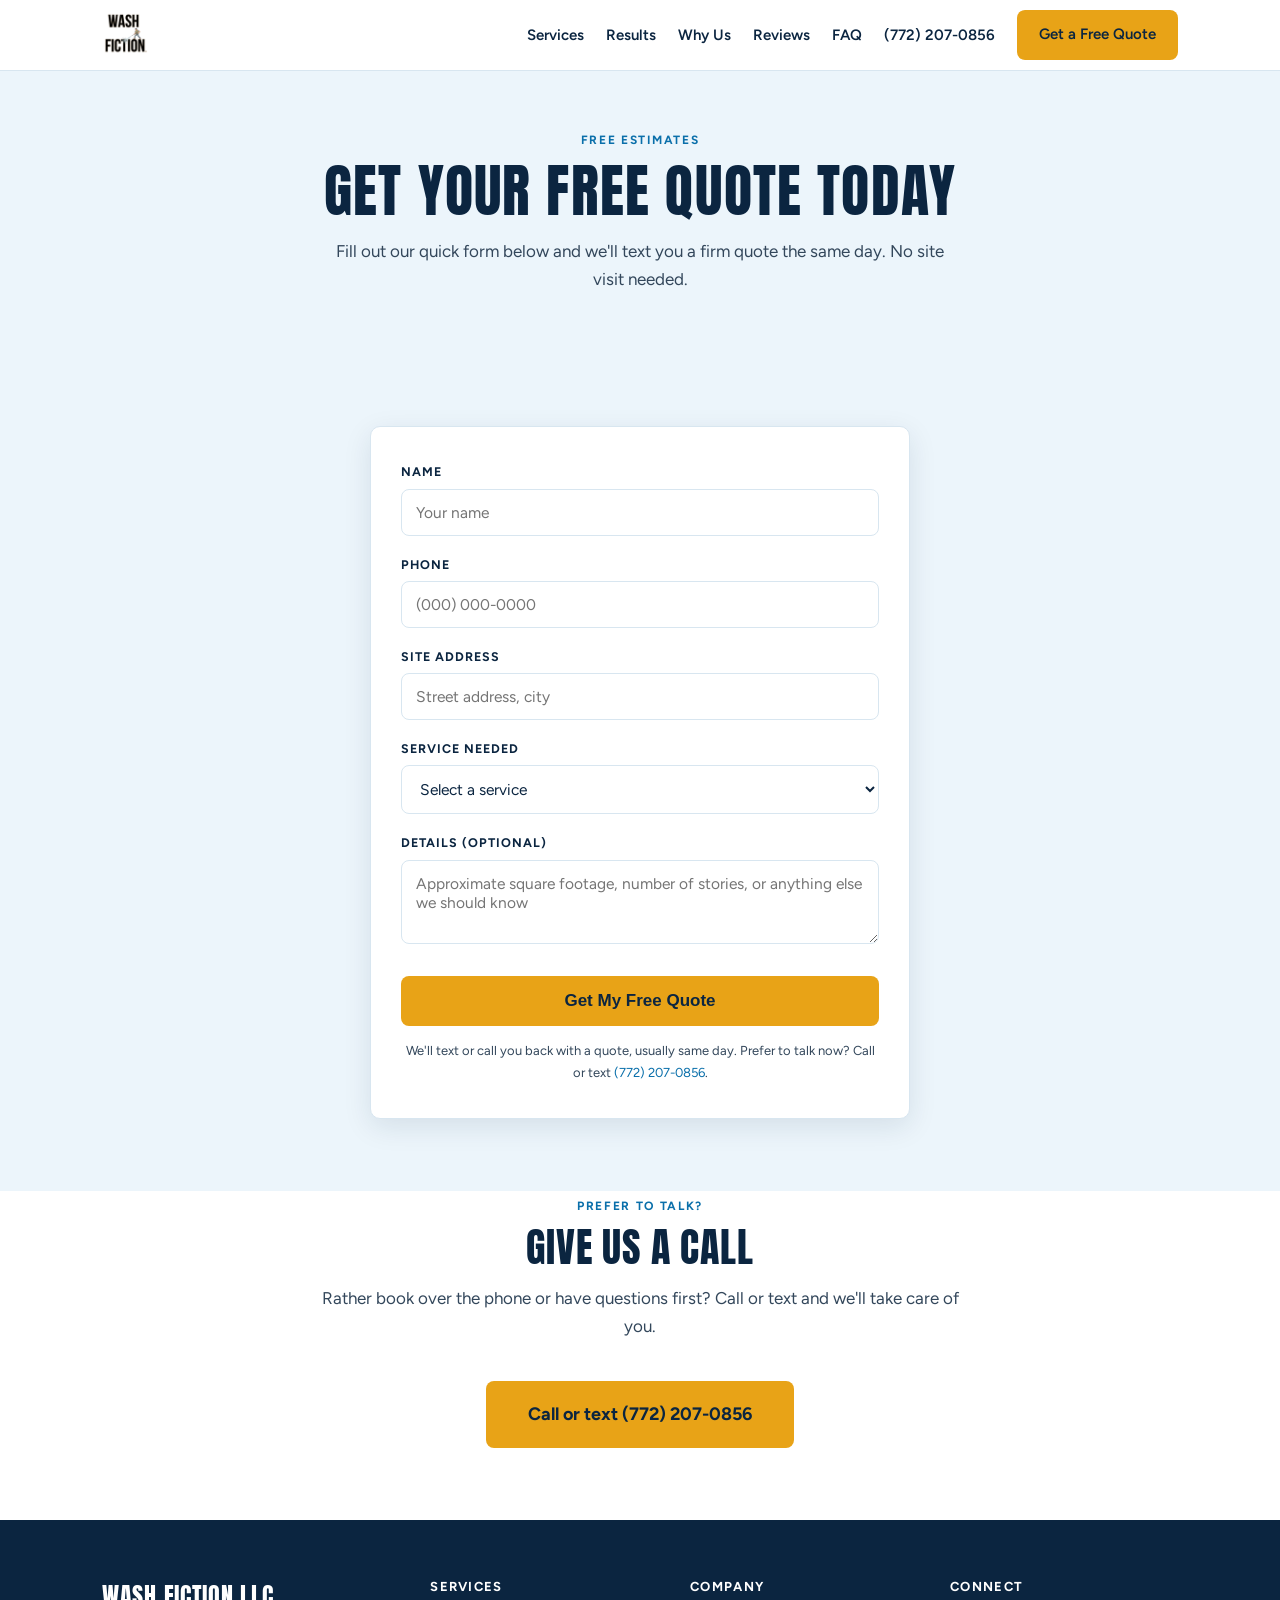
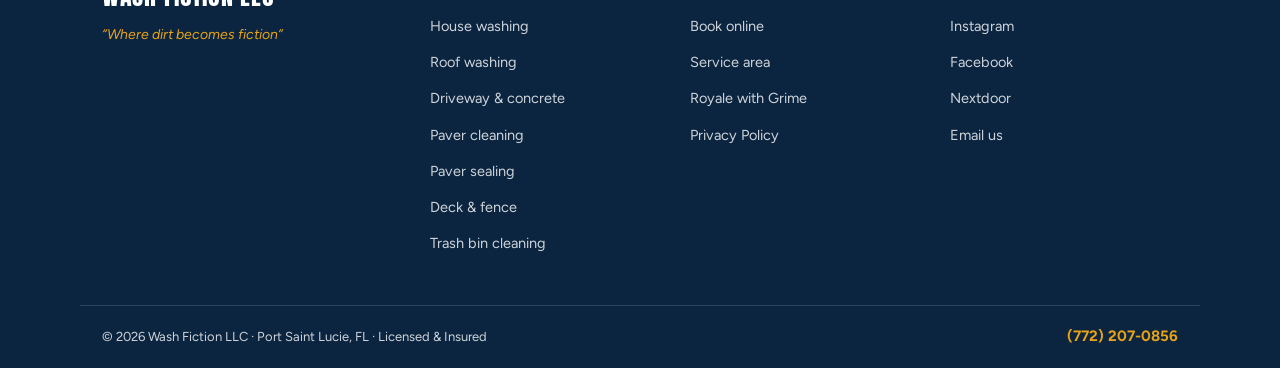
<file: book.html>
<!DOCTYPE html>
<html lang="en">
<head>
<meta charset="UTF-8">
<meta name="viewport" content="width=device-width, initial-scale=1.0">

<!-- Google tag (gtag.js) -->
<script async src="https://www.googletagmanager.com/gtag/js?id=G-NVC5GT0XMM"></script>
<script>
  window.dataLayer = window.dataLayer || [];
  function gtag(){dataLayer.push(arguments);}
  gtag('js', new Date());
  gtag('config', 'G-NVC5GT0XMM');
</script>
<title>Book a Free Quote | Pressure Washing Port Saint Lucie | Wash Fiction</title>
<meta name="description" content="Request a free pressure washing quote in Port Saint Lucie, FL. Name, phone, and service. We text you a firm price, usually the same day.">
<link rel="canonical" href="https://washfiction.com/book.html">
<meta property="og:title" content="Book a Free Quote | Pressure Washing Port Saint Lucie | Wash Fiction">
<meta property="og:description" content="Request a free pressure washing quote in Port Saint Lucie, FL. Name, phone, and service. We text you a firm price, usually the same day.">
<meta property="og:url" content="https://washfiction.com/book.html">
<meta property="og:type" content="website">
<meta property="og:image" content="https://washfiction.com/og-image.jpg">
<meta property="og:image:width" content="1200">
<meta property="og:image:height" content="630">
<meta name="twitter:card" content="summary_large_image">
<meta name="twitter:image" content="https://washfiction.com/og-image.jpg">
<link rel="preconnect" href="https://fonts.googleapis.com">
<link rel="preconnect" href="https://fonts.gstatic.com" crossorigin>
<link href="https://fonts.googleapis.com/css2?family=Anton&family=Figtree:wght@400;600;700&display=swap" rel="stylesheet">
<link rel="icon" href="favicon.png" sizes="192x192" type="image/png">
<link rel="apple-touch-icon" href="apple-touch-icon.png">
<link rel="stylesheet" href="styles.css">
<script type="application/ld+json">
{
 "@context": "https://schema.org",
 "@type": "LocalBusiness",
 "@id": "https://washfiction.com/#business",
 "name": "Wash Fiction LLC",
 "description": "Professional pressure washing and soft washing serving Port Saint Lucie, Stuart, Palm City, and the Treasure Coast of Florida.",
 "url": "https://washfiction.com",
 "telephone": "+17722070856",
 "email": "chris@washfiction.com",
 "image": "https://washfiction.com/og-image.jpg",
 "priceRange": "$$",
 "address": {
  "@type": "PostalAddress",
  "addressLocality": "Port Saint Lucie",
  "addressRegion": "FL",
  "addressCountry": "US"
 },
 "areaServed": [
  {
   "@type": "City",
   "name": "Port Saint Lucie"
  },
  {
   "@type": "City",
   "name": "Stuart"
  },
  {
   "@type": "City",
   "name": "Palm City"
  },
  {
   "@type": "City",
   "name": "Jensen Beach"
  },
  {
   "@type": "City",
   "name": "Fort Pierce"
  },
  {
   "@type": "City",
   "name": "Hobe Sound"
  }
 ],
 "sameAs": [
  "https://instagram.com/washfiction",
  "https://facebook.com/washfiction"
 ]
}
</script>

</head>
<body data-page="book">
<nav>
  <div class="nav-inner">
    <div class="nav-brand">
      <a href="/" aria-label="Wash Fiction LLC home"><img src="logo.svg" width="46" height="46" alt="Wash Fiction LLC"></a>
    </div>
    <ul class="nav-links" id="navLinks">
      <li><a href="/#services">Services</a></li>
      <li><a href="/#results">Results</a></li>
      <li><a href="/#pricing">Why Us</a></li>
      <li><a href="/#reviews">Reviews</a></li>
      <li><a href="/#faq">FAQ</a></li>
      <li class="nav-phone-top"><a class="nav-phone" href="tel:+17722070856">(772) 207-0856</a></li>
      <li><a href="book.html" class="btn btn-gold nav-cta">Get a Free Quote</a></li>
    </ul>
    <a class="nav-call" href="tel:+17722070856" aria-label="Call Wash Fiction at (772) 207-0856"><svg viewBox="0 0 24 24" fill="none" stroke="currentColor" stroke-width="2.2" stroke-linecap="round" stroke-linejoin="round" aria-hidden="true"><path d="M22 16.92v3a2 2 0 0 1-2.18 2 19.79 19.79 0 0 1-8.63-3.07 19.5 19.5 0 0 1-6-6 19.79 19.79 0 0 1-3.07-8.67A2 2 0 0 1 4.11 2h3a2 2 0 0 1 2 1.72c.13.96.36 1.9.7 2.81a2 2 0 0 1-.45 2.11L8.09 9.91a16 16 0 0 0 6 6l1.27-1.27a2 2 0 0 1 2.11-.45c.91.34 1.85.57 2.81.7A2 2 0 0 1 22 16.92z"/></svg><span class="nav-call-label">Call</span></a>
    <button class="hamburger" id="hamburger" aria-label="Menu">
      <span></span><span></span><span></span>
    </button>
  </div>
</nav>

<header class="svc-hero band" style="padding-bottom:20px;">
  <div class="wrap center">
    <p class="eyebrow">Free estimates</p>
    <h1>Get your free quote today</h1>
    <p class="lede">Fill out our quick form below and we'll text you a firm quote the same day. No site visit needed.</p>
  </div>
</header>
<section id="book" class="band center">
  <div class="wrap">
    <div class="reveal">
      <form class="quote-form" id="quoteForm" action="https://api.web3forms.com/submit" method="POST" autocomplete="on">
        <input type="hidden" name="access_key" value="2c1e29c5-a08d-449c-82dc-ea2ef049fccb">
        <input type="hidden" name="subject" value="New Quote Request — Wash Fiction">
        <input type="hidden" name="from_name" value="Wash Fiction Website">
        <input type="hidden" name="page" value="book">
        <input type="checkbox" name="botcheck" style="display:none;">

        <label for="qf-name">Name</label>
        <input type="text" id="qf-name" name="name" placeholder="Your name" required autocomplete="name" autocapitalize="words">

        <label for="qf-phone">Phone</label>
        <input type="tel" id="qf-phone" name="phone" placeholder="(000) 000-0000" required autocomplete="tel" inputmode="tel">

        <label for="qf-address">Site Address</label>
        <input type="text" id="qf-address" name="site_address" placeholder="Street address, city" required autocomplete="street-address" autocapitalize="words">

        <label for="qf-service">Service Needed</label>
        <select id="qf-service" name="service" required>
        <option value="" disabled selected>Select a service</option>
        <option value="House Wash">House Wash</option>
        <option value="Roof Wash">Roof Wash</option>
        <option value="Concrete Cleaning">Concrete Cleaning</option>
        <option value="Paver Cleaning">Paver Cleaning</option>
        <option value="Paver Sealing">Paver Sealing</option>
        <option value="Deck Cleaning">Deck Cleaning</option>
        <option value="Fence Cleaning">Fence Cleaning</option>
        <option value="Trash Bin Cleaning">Trash Bin Cleaning</option>
        <option value="House &amp; Concrete Combo">House &amp; Concrete Combo</option>
        <option value="Multiple / Not Sure">Multiple / Not Sure</option>
        </select>

        <label for="qf-details">Details (optional)</label>
        <textarea id="qf-details" name="details" placeholder="Approximate square footage, number of stories, or anything else we should know"></textarea>

        <button type="submit" class="btn btn-gold">Get My Free Quote</button>
        <p class="form-note">We'll text or call you back with a quote, usually same day. Prefer to talk now? Call or text <a href="tel:+17722070856">(772) 207-0856</a>.</p>
      </form>
      <div class="form-success" id="formSuccess">
        <div class="display">Request received!</div>
        <p>Thanks for reaching out. We'll get back to you with a quote shortly, usually the same day. Need us fast? Call or text (772) 207-0856.</p>
      </div>
    </div>
  </div>
</section>
<section id="call" class="center" style="padding-top:0;">
  <div class="wrap">
    <p class="eyebrow reveal">Prefer to talk?</p>
    <h2 class="reveal">Give us a call</h2>
    <p class="lede reveal">Rather book over the phone or have questions first? Call or text and we'll take care of you.</p>
    <a href="tel:+17722070856" class="btn btn-gold reveal" style="font-size:18px;padding:16px 40px;">Call or text (772) 207-0856</a>
  </div>
</section>

<footer>
  <div class="footer-top">
    <div>
      <div class="footer-brand-name">Wash Fiction LLC</div>
      <div class="footer-brand-tag">&ldquo;Where dirt becomes fiction&rdquo;</div>
    </div>
    <div>
      <h2>Services</h2>
      <ul>
        <li><a href="house-washing.html">House washing</a></li>
        <li><a href="roof-washing.html">Roof washing</a></li>
        <li><a href="concrete-cleaning.html">Driveway &amp; concrete</a></li>
        <li><a href="paver-cleaning.html">Paver cleaning</a></li>
        <li><a href="paver-sealing.html">Paver sealing</a></li>
        <li><a href="deck-fence-cleaning.html">Deck &amp; fence</a></li>
        <li><a href="trash-bin-cleaning.html">Trash bin cleaning</a></li>
      </ul>
    </div>
    <div>
      <h2>Company</h2>
      <ul>
        <li><a href="book.html">Book online</a></li>
        <li><a href="/#area">Service area</a></li>
        <li><a href="royale-with-grime.html">Royale with Grime</a></li>
        <li><a href="privacy.html">Privacy Policy</a></li>
      </ul>
    </div>
    <div>
      <h2>Connect</h2>
      <ul>
        <li><a href="https://instagram.com/washfiction" target="_blank" rel="noopener">Instagram</a></li>
        <li><a href="https://facebook.com/washfiction" target="_blank" rel="noopener">Facebook</a></li>
        <li><a href="https://nextdoor.com" target="_blank" rel="noopener">Nextdoor</a></li>
        <li><a href="mailto:chris@washfiction.com">Email us</a></li>
      </ul>
    </div>
  </div>
  <div class="footer-bottom">
    <div>&copy; 2026 Wash Fiction LLC &middot; Port Saint Lucie, FL &middot; Licensed &amp; Insured</div>
    <a class="footer-phone" href="tel:+17722070856">(772) 207-0856</a>
  </div>
</footer>
<div class="mobile-cta">
  <a href="tel:+17722070856" class="mc-call" aria-label="Call or text (772) 207-0856"><svg viewBox="0 0 24 24" fill="none" stroke="currentColor" stroke-width="2.2" stroke-linecap="round" stroke-linejoin="round" aria-hidden="true"><path d="M22 16.92v3a2 2 0 0 1-2.18 2 19.79 19.79 0 0 1-8.63-3.07 19.5 19.5 0 0 1-6-6 19.79 19.79 0 0 1-3.07-8.67A2 2 0 0 1 4.11 2h3a2 2 0 0 1 2 1.72c.13.96.36 1.9.7 2.81a2 2 0 0 1-.45 2.11L8.09 9.91a16 16 0 0 0 6 6l1.27-1.27a2 2 0 0 1 2.11-.45c.91.34 1.85.57 2.81.7A2 2 0 0 1 22 16.92z"/></svg>Call or Text</a>
  <a href="book.html" class="mc-quote"><svg viewBox="0 0 24 24" fill="none" stroke="currentColor" stroke-width="2.2" stroke-linecap="round" stroke-linejoin="round" aria-hidden="true"><path d="M14 2H6a2 2 0 0 0-2 2v16a2 2 0 0 0 2 2h12a2 2 0 0 0 2-2V8z"/><polyline points="14 2 14 8 20 8"/><line x1="9" y1="15" x2="15" y2="15"/></svg>Free Quote</a>
</div>
<script src="main.js" defer></script>
</body>
</html>
</file>
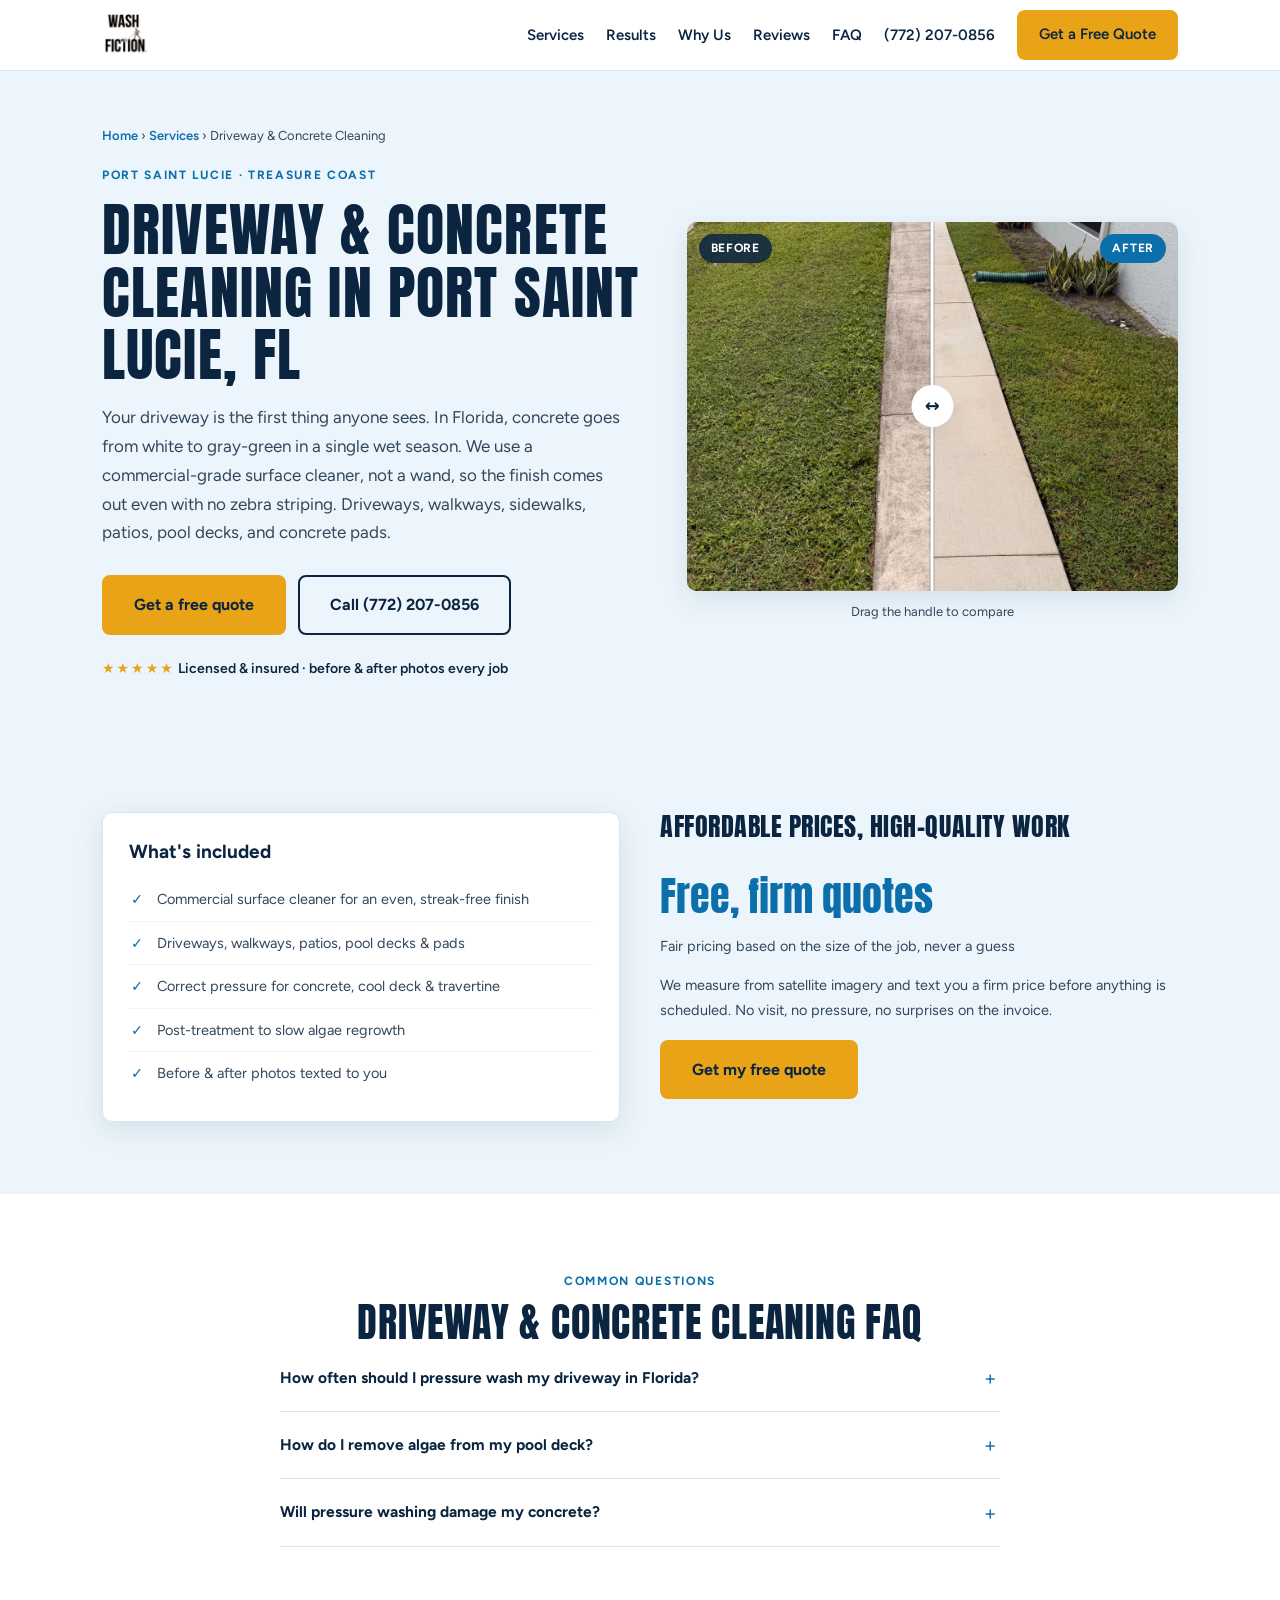
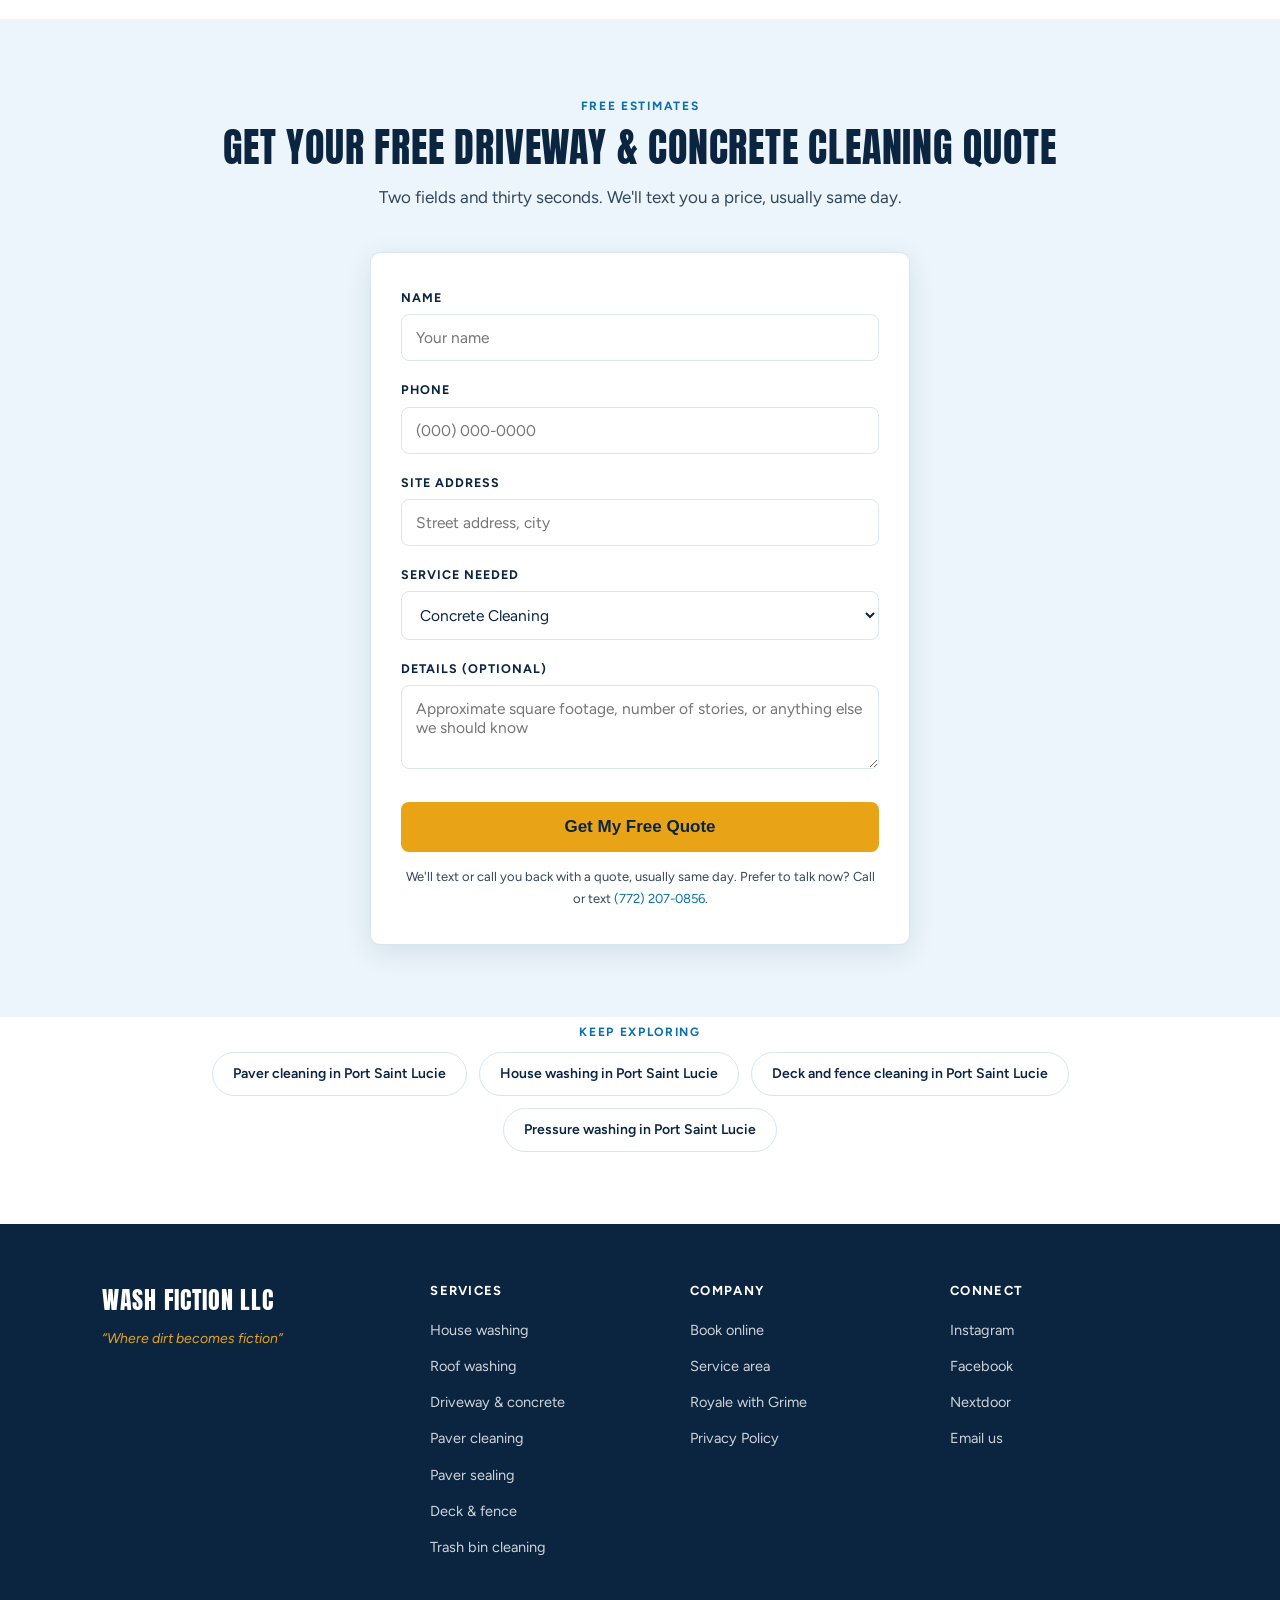
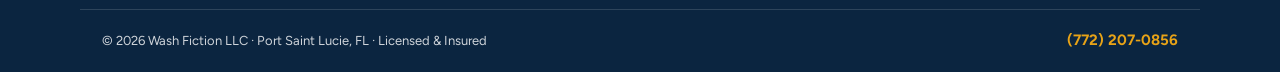
<file: concrete-cleaning.html>
<!DOCTYPE html>
<html lang="en">
<head>
<meta charset="UTF-8">
<meta name="viewport" content="width=device-width, initial-scale=1.0">

<!-- Google tag (gtag.js) -->
<script async src="https://www.googletagmanager.com/gtag/js?id=G-NVC5GT0XMM"></script>
<script>
  window.dataLayer = window.dataLayer || [];
  function gtag(){dataLayer.push(arguments);}
  gtag('js', new Date());
  gtag('config', 'G-NVC5GT0XMM');
</script>
<title>Driveway Cleaning Port Saint Lucie FL | Concrete Pressure Washing | Wash Fiction</title>
<meta name="description" content="Driveway & concrete pressure washing in Port Saint Lucie, FL. Commercial surface cleaner for driveways, walkways, pool decks & patios. Affordable prices, high-quality work.">
<link rel="canonical" href="https://washfiction.com/concrete-cleaning.html">
<meta property="og:title" content="Driveway Cleaning Port Saint Lucie FL | Concrete Pressure Washing | Wash Fiction">
<meta property="og:description" content="Driveway & concrete pressure washing in Port Saint Lucie, FL. Commercial surface cleaner for driveways, walkways, pool decks & patios. Affordable prices, high-quality work.">
<meta property="og:url" content="https://washfiction.com/concrete-cleaning.html">
<meta property="og:type" content="website">
<meta property="og:image" content="https://washfiction.com/og-image.jpg">
<meta property="og:image:width" content="1200">
<meta property="og:image:height" content="630">
<meta name="twitter:card" content="summary_large_image">
<meta name="twitter:image" content="https://washfiction.com/og-image.jpg">
<link rel="preconnect" href="https://fonts.googleapis.com">
<link rel="preconnect" href="https://fonts.gstatic.com" crossorigin>
<link href="https://fonts.googleapis.com/css2?family=Anton&family=Figtree:wght@400;600;700&display=swap" rel="stylesheet">
<link rel="icon" href="favicon.png" sizes="192x192" type="image/png">
<link rel="apple-touch-icon" href="apple-touch-icon.png">
<link rel="stylesheet" href="styles.css">
<script type="application/ld+json">
{
 "@context": "https://schema.org",
 "@type": "LocalBusiness",
 "@id": "https://washfiction.com/#business",
 "name": "Wash Fiction LLC",
 "description": "Professional pressure washing and soft washing serving Port Saint Lucie, Stuart, Palm City, and the Treasure Coast of Florida.",
 "url": "https://washfiction.com",
 "telephone": "+17722070856",
 "email": "chris@washfiction.com",
 "image": "https://washfiction.com/og-image.jpg",
 "priceRange": "$$",
 "address": {
  "@type": "PostalAddress",
  "addressLocality": "Port Saint Lucie",
  "addressRegion": "FL",
  "addressCountry": "US"
 },
 "areaServed": [
  {
   "@type": "City",
   "name": "Port Saint Lucie"
  },
  {
   "@type": "City",
   "name": "Stuart"
  },
  {
   "@type": "City",
   "name": "Palm City"
  },
  {
   "@type": "City",
   "name": "Jensen Beach"
  },
  {
   "@type": "City",
   "name": "Fort Pierce"
  },
  {
   "@type": "City",
   "name": "Hobe Sound"
  }
 ],
 "sameAs": [
  "https://instagram.com/washfiction",
  "https://facebook.com/washfiction"
 ]
}
</script>
<script type="application/ld+json">
{
 "@context": "https://schema.org",
 "@type": "Service",
 "name": "Driveway & Concrete Cleaning",
 "serviceType": "Driveway & Concrete Cleaning",
 "provider": {
  "@id": "https://washfiction.com/#business"
 },
 "areaServed": {
  "@type": "City",
  "name": "Port Saint Lucie"
 },
 "url": "https://washfiction.com/concrete-cleaning.html"
}
</script>
<script type="application/ld+json">
{
 "@context": "https://schema.org",
 "@type": "BreadcrumbList",
 "itemListElement": [
  {
   "@type": "ListItem",
   "position": 1,
   "name": "Home",
   "item": "https://washfiction.com/"
  },
  {
   "@type": "ListItem",
   "position": 2,
   "name": "Driveway & Concrete Cleaning",
   "item": "https://washfiction.com/concrete-cleaning.html"
  }
 ]
}
</script>
<script type="application/ld+json">
{
 "@context": "https://schema.org",
 "@type": "FAQPage",
 "mainEntity": [
  {
   "@type": "Question",
   "name": "How often should I pressure wash my driveway in Florida?",
   "acceptedAnswer": {
    "@type": "Answer",
    "text": "Florida's heat and humidity accelerate algae, mold, and mildew growth on concrete surfaces. Most homeowners in Port Saint Lucie benefit from having their driveway cleaned once or twice a year. If your driveway stays shaded or wet it may need more frequent cleaning."
   }
  },
  {
   "@type": "Question",
   "name": "How do I remove algae from my pool deck?",
   "acceptedAnswer": {
    "@type": "Answer",
    "text": "Pool decks in Florida collect algae, mildew, and organic growth quickly due to constant moisture and heat. We use a commercial surface cleaner at the correct pressure for your deck material (concrete, pavers, cool deck, or travertine) to safely remove all buildup without damaging the surface or affecting your pool chemistry."
   }
  },
  {
   "@type": "Question",
   "name": "Will pressure washing damage my concrete?",
   "acceptedAnswer": {
    "@type": "Answer",
    "text": "Not when it's done with the right equipment. A commercial surface cleaner distributes pressure evenly across a spinning bar instead of concentrating it in one line, which is what causes the etching and stripe marks you see on wand-washed driveways."
   }
  }
 ]
}
</script>

</head>
<body data-page="concrete_cleaning">
<nav>
  <div class="nav-inner">
    <div class="nav-brand">
      <a href="/" aria-label="Wash Fiction LLC home"><img src="logo.svg" width="46" height="46" alt="Wash Fiction LLC"></a>
    </div>
    <ul class="nav-links" id="navLinks">
      <li><a href="/#services">Services</a></li>
      <li><a href="/#results">Results</a></li>
      <li><a href="/#pricing">Why Us</a></li>
      <li><a href="/#reviews">Reviews</a></li>
      <li><a href="/#faq">FAQ</a></li>
      <li class="nav-phone-top"><a class="nav-phone" href="tel:+17722070856">(772) 207-0856</a></li>
      <li><a href="book.html" class="btn btn-gold nav-cta">Get a Free Quote</a></li>
    </ul>
    <a class="nav-call" href="tel:+17722070856" aria-label="Call Wash Fiction at (772) 207-0856"><svg viewBox="0 0 24 24" fill="none" stroke="currentColor" stroke-width="2.2" stroke-linecap="round" stroke-linejoin="round" aria-hidden="true"><path d="M22 16.92v3a2 2 0 0 1-2.18 2 19.79 19.79 0 0 1-8.63-3.07 19.5 19.5 0 0 1-6-6 19.79 19.79 0 0 1-3.07-8.67A2 2 0 0 1 4.11 2h3a2 2 0 0 1 2 1.72c.13.96.36 1.9.7 2.81a2 2 0 0 1-.45 2.11L8.09 9.91a16 16 0 0 0 6 6l1.27-1.27a2 2 0 0 1 2.11-.45c.91.34 1.85.57 2.81.7A2 2 0 0 1 22 16.92z"/></svg><span class="nav-call-label">Call</span></a>
    <button class="hamburger" id="hamburger" aria-label="Menu">
      <span></span><span></span><span></span>
    </button>
  </div>
</nav>

<header class="svc-hero band">
  <div class="wrap">
    <p class="crumbs"><a href="/">Home</a> &rsaquo; <a href="/#services">Services</a> &rsaquo; Driveway & Concrete Cleaning</p>
    <div class="svc-hero-grid">
      <div>
        <p class="hero-loc">Port Saint Lucie &middot; Treasure Coast</p>
        <h1>Driveway &amp; concrete cleaning in Port Saint Lucie, FL</h1>
        <p class="hero-sub" style="margin-top:16px;">Your driveway is the first thing anyone sees. In Florida, concrete goes from white to gray-green in a single wet season. We use a commercial-grade surface cleaner, not a wand, so the finish comes out even with no zebra striping. Driveways, walkways, sidewalks, patios, pool decks, and concrete pads.</p>
        <div class="hero-btns" style="margin-top:24px;">
          <a href="#book" class="btn btn-gold">Get a free quote</a>
          <a href="tel:+17722070856" class="btn btn-outline">Call (772) 207-0856</a>
        </div>
        <p class="hero-proof"><span class="stars">★★★★★</span> Licensed &amp; insured &middot; before &amp; after photos every job</p>
      </div>
      <div>
      <div class="ba-slider" style="--pos:50%;">
        <img decoding="async" fetchpriority="high" class="img-after" src="Concrete-cleaning-after.JPG" width="1200" height="1600" alt="clean concrete walkway after pressure washing Port Saint Lucie FL">
        <img decoding="async" fetchpriority="high" class="img-before" src="Concrete-cleaning-before.JPG" width="1200" height="1600" alt="dirty concrete walkway before pressure washing Port Saint Lucie FL">
        <div class="tag tag-before">Before</div>
        <div class="tag tag-after">After</div>
        <div class="handle"></div>
        <input type="range" min="0" max="100" value="50" aria-label="Compare before and after">
      </div>
      <p class="ba-slider-caption">Drag the handle to compare</p>
      </div>
    </div>
  </div>
</header>

<section class="band">
  <div class="wrap two-col">
    <div class="svc-facts reveal">
      <h2>What's included</h2>
      <ul>
        <li>Commercial surface cleaner for an even, streak-free finish</li>
        <li>Driveways, walkways, patios, pool decks &amp; pads</li>
        <li>Correct pressure for concrete, cool deck &amp; travertine</li>
        <li>Post-treatment to slow algae regrowth</li>
        <li>Before &amp; after photos texted to you</li>
      </ul>
    </div>
    <div class="reveal">
      <h2 style="font-size:26px;">Affordable prices, high-quality work</h2>
      <div class="rate-box"><span class="rate">Free, firm quotes</span></div>
      <p style="font-size:14.5px;">Fair pricing based on the size of the job, never a guess</p>
      <p style="margin-top:14px;font-size:14.5px;">We measure from satellite imagery and text you a firm price before anything is scheduled. No visit, no pressure, no surprises on the invoice.</p>
      <a href="#book" class="btn btn-gold" style="margin-top:18px;">Get my free quote</a>
    </div>
  </div>
</section>

<section class="center">
  <div class="wrap">
    <p class="eyebrow reveal">Common questions</p>
    <h2 class="reveal">Driveway & Concrete Cleaning FAQ</h2>
<div class="faq-list reveal">
    <details>
      <summary>How often should I pressure wash my driveway in Florida?</summary>
      <p>Florida's heat and humidity accelerate algae, mold, and mildew growth on concrete surfaces. Most homeowners in Port Saint Lucie benefit from having their driveway cleaned once or twice a year. If your driveway stays shaded or wet it may need more frequent cleaning.</p>
    </details>
    <details>
      <summary>How do I remove algae from my pool deck?</summary>
      <p>Pool decks in Florida collect algae, mildew, and organic growth quickly due to constant moisture and heat. We use a commercial surface cleaner at the correct pressure for your deck material (concrete, pavers, cool deck, or travertine) to safely remove all buildup without damaging the surface or affecting your pool chemistry.</p>
    </details>
    <details>
      <summary>Will pressure washing damage my concrete?</summary>
      <p>Not when it's done with the right equipment. A commercial surface cleaner distributes pressure evenly across a spinning bar instead of concentrating it in one line, which is what causes the etching and stripe marks you see on wand-washed driveways.</p>
    </details>
</div>
  </div>
</section>

<section id="book" class="band center">
  <div class="wrap">
    <p class="eyebrow reveal">Free estimates</p>
    <h2 class="reveal">Get your free driveway & concrete cleaning quote</h2>
    <p class="lede reveal">Two fields and thirty seconds. We'll text you a price, usually same day.</p>
    <div class="reveal">
      <form class="quote-form" id="quoteForm" action="https://api.web3forms.com/submit" method="POST" autocomplete="on">
        <input type="hidden" name="access_key" value="2c1e29c5-a08d-449c-82dc-ea2ef049fccb">
        <input type="hidden" name="subject" value="New Quote Request — Wash Fiction">
        <input type="hidden" name="from_name" value="Wash Fiction Website">
        <input type="hidden" name="page" value="concrete_cleaning">
        <input type="checkbox" name="botcheck" style="display:none;">

        <label for="qf-name">Name</label>
        <input type="text" id="qf-name" name="name" placeholder="Your name" required autocomplete="name" autocapitalize="words">

        <label for="qf-phone">Phone</label>
        <input type="tel" id="qf-phone" name="phone" placeholder="(000) 000-0000" required autocomplete="tel" inputmode="tel">

        <label for="qf-address">Site Address</label>
        <input type="text" id="qf-address" name="site_address" placeholder="Street address, city" required autocomplete="street-address" autocapitalize="words">

        <label for="qf-service">Service Needed</label>
        <select id="qf-service" name="service" required>
        <option value="House Wash">House Wash</option>
        <option value="Roof Wash">Roof Wash</option>
        <option value="Concrete Cleaning" selected>Concrete Cleaning</option>
        <option value="Paver Cleaning">Paver Cleaning</option>
        <option value="Paver Sealing">Paver Sealing</option>
        <option value="Deck Cleaning">Deck Cleaning</option>
        <option value="Fence Cleaning">Fence Cleaning</option>
        <option value="Trash Bin Cleaning">Trash Bin Cleaning</option>
        <option value="House &amp; Concrete Combo">House &amp; Concrete Combo</option>
        <option value="Multiple / Not Sure">Multiple / Not Sure</option>
        </select>

        <label for="qf-details">Details (optional)</label>
        <textarea id="qf-details" name="details" placeholder="Approximate square footage, number of stories, or anything else we should know"></textarea>

        <button type="submit" class="btn btn-gold">Get My Free Quote</button>
        <p class="form-note">We'll text or call you back with a quote, usually same day. Prefer to talk now? Call or text <a href="tel:+17722070856">(772) 207-0856</a>.</p>
      </form>
      <div class="form-success" id="formSuccess">
        <div class="display">Request received!</div>
        <p>Thanks for reaching out. We'll get back to you with a quote shortly, usually the same day. Need us fast? Call or text (772) 207-0856.</p>
      </div>
    </div>
  </div>
</section>

<section class="center" style="padding-top:0;">
  <div class="wrap">
    <p class="eyebrow reveal">Keep exploring</p>
    <div class="related reveal">
      <a href="paver-cleaning.html">Paver cleaning in Port Saint Lucie</a>
      <a href="house-washing.html">House washing in Port Saint Lucie</a>
      <a href="deck-fence-cleaning.html">Deck and fence cleaning in Port Saint Lucie</a>
      <a href="/">Pressure washing in Port Saint Lucie</a>
    </div>
  </div>
</section>

<footer>
  <div class="footer-top">
    <div>
      <div class="footer-brand-name">Wash Fiction LLC</div>
      <div class="footer-brand-tag">&ldquo;Where dirt becomes fiction&rdquo;</div>
    </div>
    <div>
      <h2>Services</h2>
      <ul>
        <li><a href="house-washing.html">House washing</a></li>
        <li><a href="roof-washing.html">Roof washing</a></li>
        <li><a href="concrete-cleaning.html">Driveway &amp; concrete</a></li>
        <li><a href="paver-cleaning.html">Paver cleaning</a></li>
        <li><a href="paver-sealing.html">Paver sealing</a></li>
        <li><a href="deck-fence-cleaning.html">Deck &amp; fence</a></li>
        <li><a href="trash-bin-cleaning.html">Trash bin cleaning</a></li>
      </ul>
    </div>
    <div>
      <h2>Company</h2>
      <ul>
        <li><a href="book.html">Book online</a></li>
        <li><a href="/#area">Service area</a></li>
        <li><a href="royale-with-grime.html">Royale with Grime</a></li>
        <li><a href="privacy.html">Privacy Policy</a></li>
      </ul>
    </div>
    <div>
      <h2>Connect</h2>
      <ul>
        <li><a href="https://instagram.com/washfiction" target="_blank" rel="noopener">Instagram</a></li>
        <li><a href="https://facebook.com/washfiction" target="_blank" rel="noopener">Facebook</a></li>
        <li><a href="https://nextdoor.com" target="_blank" rel="noopener">Nextdoor</a></li>
        <li><a href="mailto:chris@washfiction.com">Email us</a></li>
      </ul>
    </div>
  </div>
  <div class="footer-bottom">
    <div>&copy; 2026 Wash Fiction LLC &middot; Port Saint Lucie, FL &middot; Licensed &amp; Insured</div>
    <a class="footer-phone" href="tel:+17722070856">(772) 207-0856</a>
  </div>
</footer>
<div class="mobile-cta">
  <a href="tel:+17722070856" class="mc-call" aria-label="Call or text (772) 207-0856"><svg viewBox="0 0 24 24" fill="none" stroke="currentColor" stroke-width="2.2" stroke-linecap="round" stroke-linejoin="round" aria-hidden="true"><path d="M22 16.92v3a2 2 0 0 1-2.18 2 19.79 19.79 0 0 1-8.63-3.07 19.5 19.5 0 0 1-6-6 19.79 19.79 0 0 1-3.07-8.67A2 2 0 0 1 4.11 2h3a2 2 0 0 1 2 1.72c.13.96.36 1.9.7 2.81a2 2 0 0 1-.45 2.11L8.09 9.91a16 16 0 0 0 6 6l1.27-1.27a2 2 0 0 1 2.11-.45c.91.34 1.85.57 2.81.7A2 2 0 0 1 22 16.92z"/></svg>Call or Text</a>
  <a href="book.html" class="mc-quote"><svg viewBox="0 0 24 24" fill="none" stroke="currentColor" stroke-width="2.2" stroke-linecap="round" stroke-linejoin="round" aria-hidden="true"><path d="M14 2H6a2 2 0 0 0-2 2v16a2 2 0 0 0 2 2h12a2 2 0 0 0 2-2V8z"/><polyline points="14 2 14 8 20 8"/><line x1="9" y1="15" x2="15" y2="15"/></svg>Free Quote</a>
</div>
<script src="main.js" defer></script>
</body>
</html>
</file>
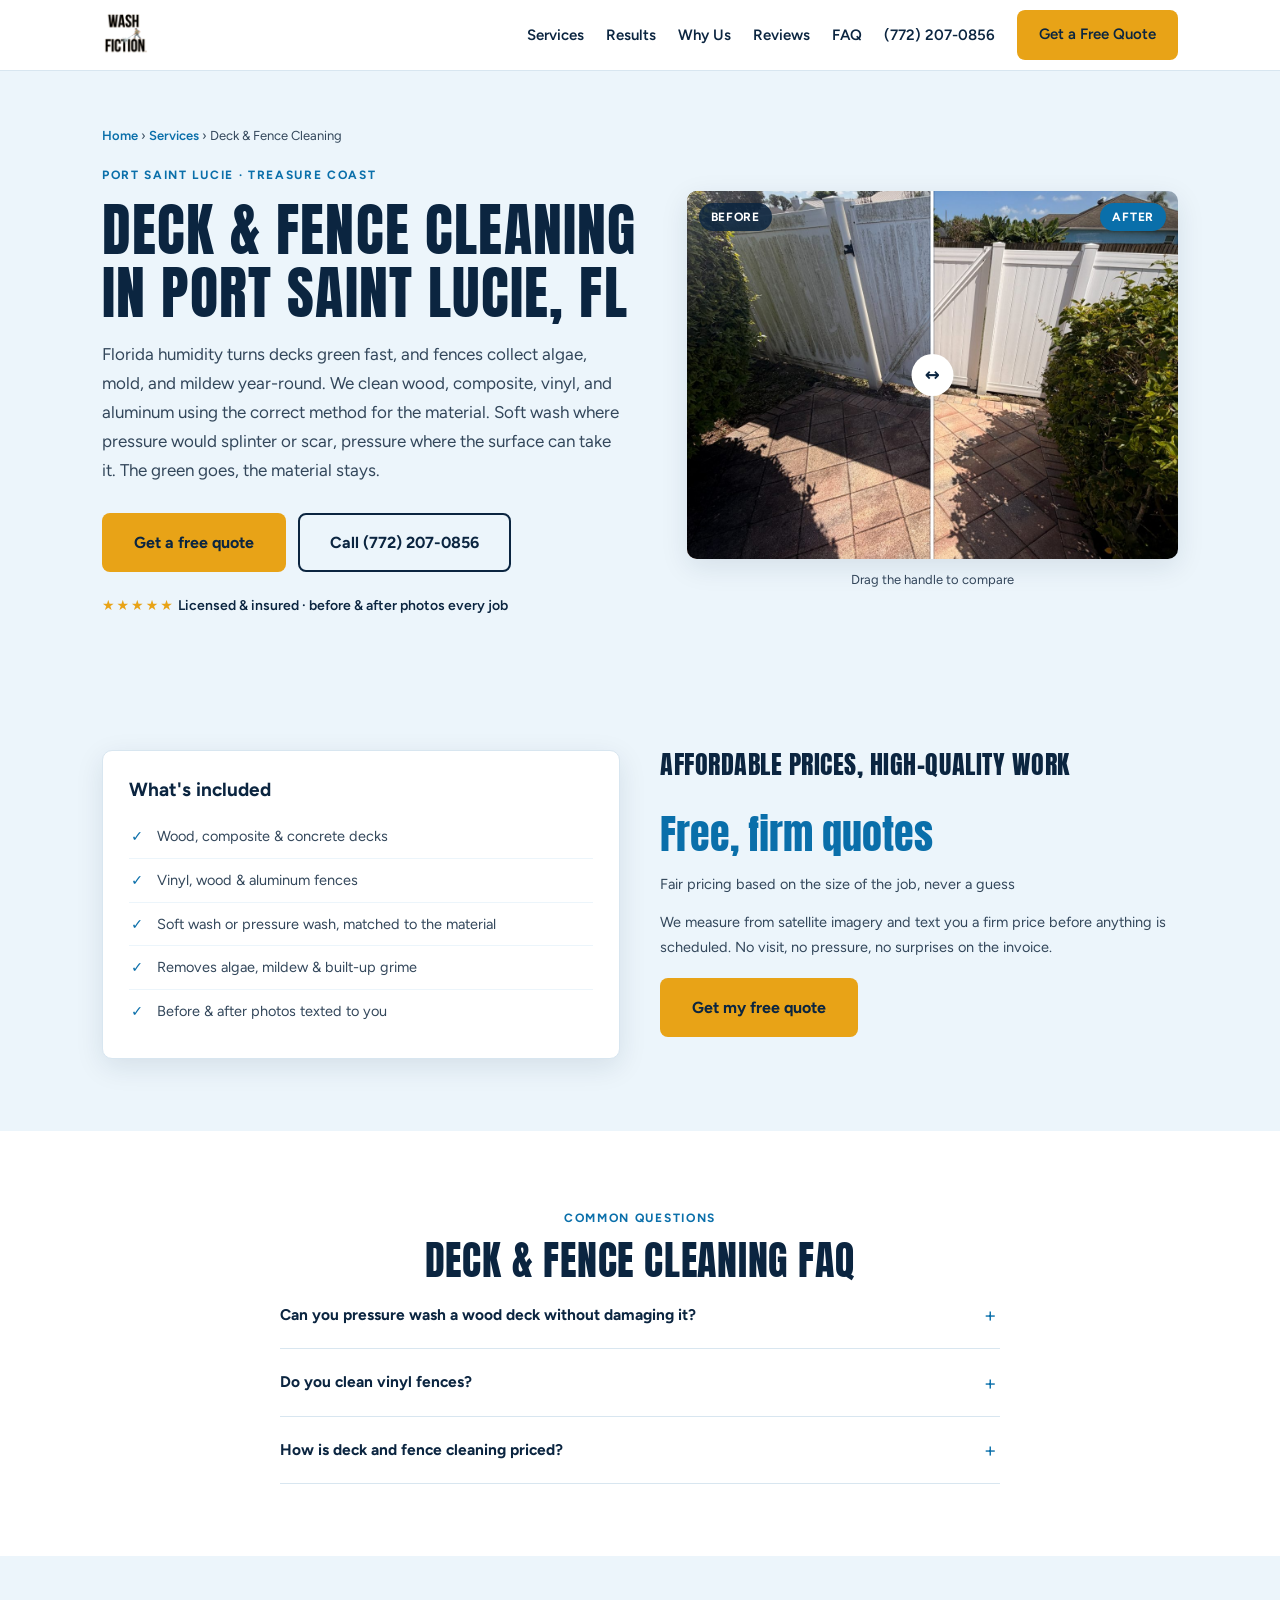
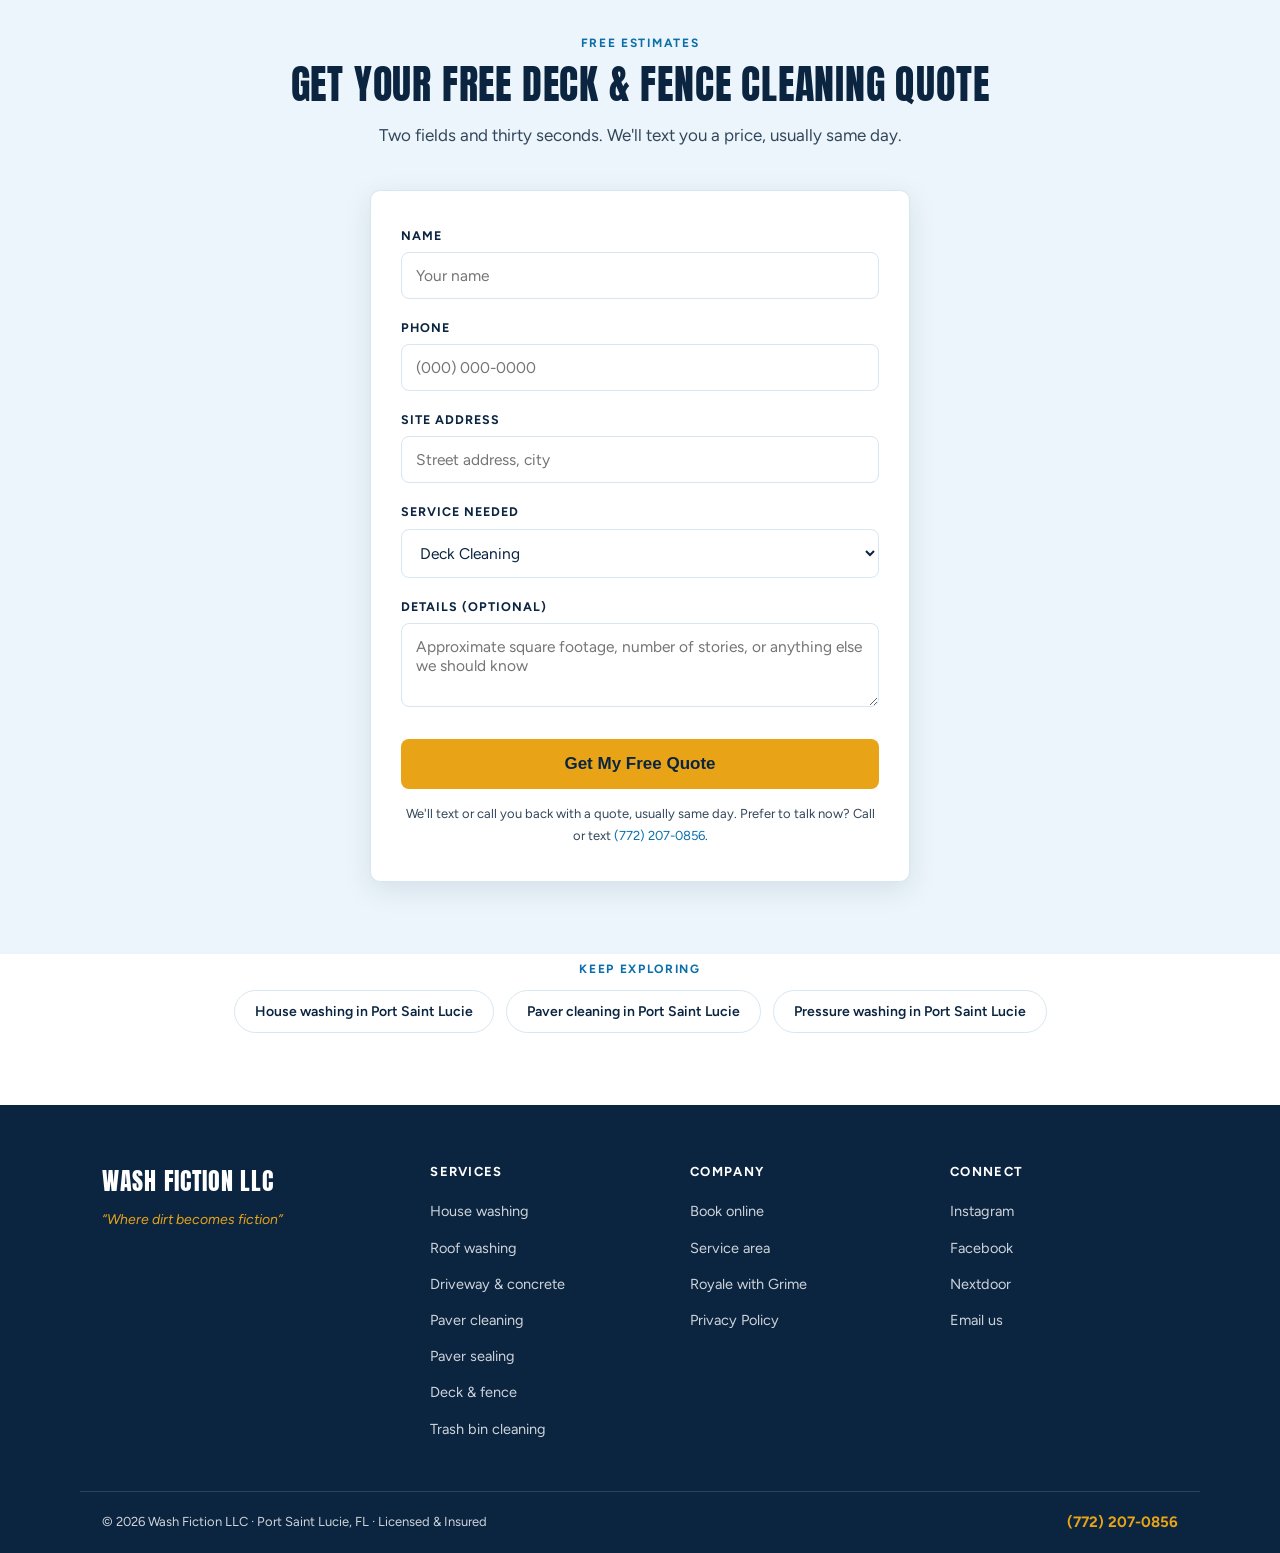
<file: deck-fence-cleaning.html>
<!DOCTYPE html>
<html lang="en">
<head>
<meta charset="UTF-8">
<meta name="viewport" content="width=device-width, initial-scale=1.0">

<!-- Google tag (gtag.js) -->
<script async src="https://www.googletagmanager.com/gtag/js?id=G-NVC5GT0XMM"></script>
<script>
  window.dataLayer = window.dataLayer || [];
  function gtag(){dataLayer.push(arguments);}
  gtag('js', new Date());
  gtag('config', 'G-NVC5GT0XMM');
</script>
<title>Deck & Fence Cleaning Port Saint Lucie FL | Wash Fiction</title>
<meta name="description" content="Deck and fence cleaning in Port Saint Lucie, FL. Wood, composite, vinyl & aluminum cleaned with the correct method. Affordable prices, high-quality work. Free quotes.">
<link rel="canonical" href="https://washfiction.com/deck-fence-cleaning.html">
<meta property="og:title" content="Deck & Fence Cleaning Port Saint Lucie FL | Wash Fiction">
<meta property="og:description" content="Deck and fence cleaning in Port Saint Lucie, FL. Wood, composite, vinyl & aluminum cleaned with the correct method. Affordable prices, high-quality work. Free quotes.">
<meta property="og:url" content="https://washfiction.com/deck-fence-cleaning.html">
<meta property="og:type" content="website">
<meta property="og:image" content="https://washfiction.com/og-image.jpg">
<meta property="og:image:width" content="1200">
<meta property="og:image:height" content="630">
<meta name="twitter:card" content="summary_large_image">
<meta name="twitter:image" content="https://washfiction.com/og-image.jpg">
<link rel="preconnect" href="https://fonts.googleapis.com">
<link rel="preconnect" href="https://fonts.gstatic.com" crossorigin>
<link href="https://fonts.googleapis.com/css2?family=Anton&family=Figtree:wght@400;600;700&display=swap" rel="stylesheet">
<link rel="icon" href="favicon.png" sizes="192x192" type="image/png">
<link rel="apple-touch-icon" href="apple-touch-icon.png">
<link rel="stylesheet" href="styles.css">
<script type="application/ld+json">
{
 "@context": "https://schema.org",
 "@type": "LocalBusiness",
 "@id": "https://washfiction.com/#business",
 "name": "Wash Fiction LLC",
 "description": "Professional pressure washing and soft washing serving Port Saint Lucie, Stuart, Palm City, and the Treasure Coast of Florida.",
 "url": "https://washfiction.com",
 "telephone": "+17722070856",
 "email": "chris@washfiction.com",
 "image": "https://washfiction.com/og-image.jpg",
 "priceRange": "$$",
 "address": {
  "@type": "PostalAddress",
  "addressLocality": "Port Saint Lucie",
  "addressRegion": "FL",
  "addressCountry": "US"
 },
 "areaServed": [
  {
   "@type": "City",
   "name": "Port Saint Lucie"
  },
  {
   "@type": "City",
   "name": "Stuart"
  },
  {
   "@type": "City",
   "name": "Palm City"
  },
  {
   "@type": "City",
   "name": "Jensen Beach"
  },
  {
   "@type": "City",
   "name": "Fort Pierce"
  },
  {
   "@type": "City",
   "name": "Hobe Sound"
  }
 ],
 "sameAs": [
  "https://instagram.com/washfiction",
  "https://facebook.com/washfiction"
 ]
}
</script>
<script type="application/ld+json">
{
 "@context": "https://schema.org",
 "@type": "Service",
 "name": "Deck & Fence Cleaning",
 "serviceType": "Deck & Fence Cleaning",
 "provider": {
  "@id": "https://washfiction.com/#business"
 },
 "areaServed": {
  "@type": "City",
  "name": "Port Saint Lucie"
 },
 "url": "https://washfiction.com/deck-fence-cleaning.html"
}
</script>
<script type="application/ld+json">
{
 "@context": "https://schema.org",
 "@type": "BreadcrumbList",
 "itemListElement": [
  {
   "@type": "ListItem",
   "position": 1,
   "name": "Home",
   "item": "https://washfiction.com/"
  },
  {
   "@type": "ListItem",
   "position": 2,
   "name": "Deck & Fence Cleaning",
   "item": "https://washfiction.com/deck-fence-cleaning.html"
  }
 ]
}
</script>
<script type="application/ld+json">
{
 "@context": "https://schema.org",
 "@type": "FAQPage",
 "mainEntity": [
  {
   "@type": "Question",
   "name": "Can you pressure wash a wood deck without damaging it?",
   "acceptedAnswer": {
    "@type": "Answer",
    "text": "Yes, with the right pressure and technique. Too much pressure furs and splinters wood grain, which is why we match the method to the material and soft wash where the surface calls for it."
   }
  },
  {
   "@type": "Question",
   "name": "Do you clean vinyl fences?",
   "acceptedAnswer": {
    "@type": "Answer",
    "text": "Yes. Vinyl fences collect algae and mildew year-round in Florida's humidity, and they come back to bright white with the correct wash. Wood and aluminum fences too, each with the method that suits the material."
   }
  },
  {
   "@type": "Question",
   "name": "How is deck and fence cleaning priced?",
   "acceptedAnswer": {
    "@type": "Answer",
    "text": "Decks are priced by square footage and fences by linear foot, so you only pay for what we actually clean. We measure from satellite imagery and text you a firm, affordable price before we schedule anything."
   }
  }
 ]
}
</script>

</head>
<body data-page="deck_fence_cleaning">
<nav>
  <div class="nav-inner">
    <div class="nav-brand">
      <a href="/" aria-label="Wash Fiction LLC home"><img src="logo.svg" width="46" height="46" alt="Wash Fiction LLC"></a>
    </div>
    <ul class="nav-links" id="navLinks">
      <li><a href="/#services">Services</a></li>
      <li><a href="/#results">Results</a></li>
      <li><a href="/#pricing">Why Us</a></li>
      <li><a href="/#reviews">Reviews</a></li>
      <li><a href="/#faq">FAQ</a></li>
      <li class="nav-phone-top"><a class="nav-phone" href="tel:+17722070856">(772) 207-0856</a></li>
      <li><a href="book.html" class="btn btn-gold nav-cta">Get a Free Quote</a></li>
    </ul>
    <a class="nav-call" href="tel:+17722070856" aria-label="Call Wash Fiction at (772) 207-0856"><svg viewBox="0 0 24 24" fill="none" stroke="currentColor" stroke-width="2.2" stroke-linecap="round" stroke-linejoin="round" aria-hidden="true"><path d="M22 16.92v3a2 2 0 0 1-2.18 2 19.79 19.79 0 0 1-8.63-3.07 19.5 19.5 0 0 1-6-6 19.79 19.79 0 0 1-3.07-8.67A2 2 0 0 1 4.11 2h3a2 2 0 0 1 2 1.72c.13.96.36 1.9.7 2.81a2 2 0 0 1-.45 2.11L8.09 9.91a16 16 0 0 0 6 6l1.27-1.27a2 2 0 0 1 2.11-.45c.91.34 1.85.57 2.81.7A2 2 0 0 1 22 16.92z"/></svg><span class="nav-call-label">Call</span></a>
    <button class="hamburger" id="hamburger" aria-label="Menu">
      <span></span><span></span><span></span>
    </button>
  </div>
</nav>

<header class="svc-hero band">
  <div class="wrap">
    <p class="crumbs"><a href="/">Home</a> &rsaquo; <a href="/#services">Services</a> &rsaquo; Deck & Fence Cleaning</p>
    <div class="svc-hero-grid">
      <div>
        <p class="hero-loc">Port Saint Lucie &middot; Treasure Coast</p>
        <h1>Deck &amp; fence cleaning in Port Saint Lucie, FL</h1>
        <p class="hero-sub" style="margin-top:16px;">Florida humidity turns decks green fast, and fences collect algae, mold, and mildew year-round. We clean wood, composite, vinyl, and aluminum using the correct method for the material. Soft wash where pressure would splinter or scar, pressure where the surface can take it. The green goes, the material stays.</p>
        <div class="hero-btns" style="margin-top:24px;">
          <a href="#book" class="btn btn-gold">Get a free quote</a>
          <a href="tel:+17722070856" class="btn btn-outline">Call (772) 207-0856</a>
        </div>
        <p class="hero-proof"><span class="stars">★★★★★</span> Licensed &amp; insured &middot; before &amp; after photos every job</p>
      </div>
      <div>
      <div class="ba-slider" style="--pos:50%;">
        <img decoding="async" fetchpriority="high" class="img-after" src="Deck-and-Fence-After.JPG" width="1200" height="1600" alt="clean white vinyl fence after soft washing Port Saint Lucie FL">
        <img decoding="async" fetchpriority="high" class="img-before" src="Deck-and-Fence-Before.JPG" width="1200" height="1600" alt="vinyl fence with algae before cleaning Port Saint Lucie FL">
        <div class="tag tag-before">Before</div>
        <div class="tag tag-after">After</div>
        <div class="handle"></div>
        <input type="range" min="0" max="100" value="50" aria-label="Compare before and after">
      </div>
      <p class="ba-slider-caption">Drag the handle to compare</p>
      </div>
    </div>
  </div>
</header>

<section class="band">
  <div class="wrap two-col">
    <div class="svc-facts reveal">
      <h2>What's included</h2>
      <ul>
        <li>Wood, composite &amp; concrete decks</li>
        <li>Vinyl, wood &amp; aluminum fences</li>
        <li>Soft wash or pressure wash, matched to the material</li>
        <li>Removes algae, mildew &amp; built-up grime</li>
        <li>Before &amp; after photos texted to you</li>
      </ul>
    </div>
    <div class="reveal">
      <h2 style="font-size:26px;">Affordable prices, high-quality work</h2>
      <div class="rate-box"><span class="rate">Free, firm quotes</span></div>
      <p style="font-size:14.5px;">Fair pricing based on the size of the job, never a guess</p>
      <p style="margin-top:14px;font-size:14.5px;">We measure from satellite imagery and text you a firm price before anything is scheduled. No visit, no pressure, no surprises on the invoice.</p>
      <a href="#book" class="btn btn-gold" style="margin-top:18px;">Get my free quote</a>
    </div>
  </div>
</section>

<section class="center">
  <div class="wrap">
    <p class="eyebrow reveal">Common questions</p>
    <h2 class="reveal">Deck & Fence Cleaning FAQ</h2>
<div class="faq-list reveal">
    <details>
      <summary>Can you pressure wash a wood deck without damaging it?</summary>
      <p>Yes, with the right pressure and technique. Too much pressure furs and splinters wood grain, which is why we match the method to the material and soft wash where the surface calls for it.</p>
    </details>
    <details>
      <summary>Do you clean vinyl fences?</summary>
      <p>Yes. Vinyl fences collect algae and mildew year-round in Florida's humidity, and they come back to bright white with the correct wash. Wood and aluminum fences too, each with the method that suits the material.</p>
    </details>
    <details>
      <summary>How is deck and fence cleaning priced?</summary>
      <p>Decks are priced by square footage and fences by linear foot, so you only pay for what we actually clean. We measure from satellite imagery and text you a firm, affordable price before we schedule anything.</p>
    </details>
</div>
  </div>
</section>

<section id="book" class="band center">
  <div class="wrap">
    <p class="eyebrow reveal">Free estimates</p>
    <h2 class="reveal">Get your free deck & fence cleaning quote</h2>
    <p class="lede reveal">Two fields and thirty seconds. We'll text you a price, usually same day.</p>
    <div class="reveal">
      <form class="quote-form" id="quoteForm" action="https://api.web3forms.com/submit" method="POST" autocomplete="on">
        <input type="hidden" name="access_key" value="2c1e29c5-a08d-449c-82dc-ea2ef049fccb">
        <input type="hidden" name="subject" value="New Quote Request — Wash Fiction">
        <input type="hidden" name="from_name" value="Wash Fiction Website">
        <input type="hidden" name="page" value="deck_fence_cleaning">
        <input type="checkbox" name="botcheck" style="display:none;">

        <label for="qf-name">Name</label>
        <input type="text" id="qf-name" name="name" placeholder="Your name" required autocomplete="name" autocapitalize="words">

        <label for="qf-phone">Phone</label>
        <input type="tel" id="qf-phone" name="phone" placeholder="(000) 000-0000" required autocomplete="tel" inputmode="tel">

        <label for="qf-address">Site Address</label>
        <input type="text" id="qf-address" name="site_address" placeholder="Street address, city" required autocomplete="street-address" autocapitalize="words">

        <label for="qf-service">Service Needed</label>
        <select id="qf-service" name="service" required>
        <option value="House Wash">House Wash</option>
        <option value="Roof Wash">Roof Wash</option>
        <option value="Concrete Cleaning">Concrete Cleaning</option>
        <option value="Paver Cleaning">Paver Cleaning</option>
        <option value="Paver Sealing">Paver Sealing</option>
        <option value="Deck Cleaning" selected>Deck Cleaning</option>
        <option value="Fence Cleaning">Fence Cleaning</option>
        <option value="Trash Bin Cleaning">Trash Bin Cleaning</option>
        <option value="House &amp; Concrete Combo">House &amp; Concrete Combo</option>
        <option value="Multiple / Not Sure">Multiple / Not Sure</option>
        </select>

        <label for="qf-details">Details (optional)</label>
        <textarea id="qf-details" name="details" placeholder="Approximate square footage, number of stories, or anything else we should know"></textarea>

        <button type="submit" class="btn btn-gold">Get My Free Quote</button>
        <p class="form-note">We'll text or call you back with a quote, usually same day. Prefer to talk now? Call or text <a href="tel:+17722070856">(772) 207-0856</a>.</p>
      </form>
      <div class="form-success" id="formSuccess">
        <div class="display">Request received!</div>
        <p>Thanks for reaching out. We'll get back to you with a quote shortly, usually the same day. Need us fast? Call or text (772) 207-0856.</p>
      </div>
    </div>
  </div>
</section>

<section class="center" style="padding-top:0;">
  <div class="wrap">
    <p class="eyebrow reveal">Keep exploring</p>
    <div class="related reveal">
      <a href="house-washing.html">House washing in Port Saint Lucie</a>
      <a href="paver-cleaning.html">Paver cleaning in Port Saint Lucie</a>
      <a href="/">Pressure washing in Port Saint Lucie</a>
    </div>
  </div>
</section>

<footer>
  <div class="footer-top">
    <div>
      <div class="footer-brand-name">Wash Fiction LLC</div>
      <div class="footer-brand-tag">&ldquo;Where dirt becomes fiction&rdquo;</div>
    </div>
    <div>
      <h2>Services</h2>
      <ul>
        <li><a href="house-washing.html">House washing</a></li>
        <li><a href="roof-washing.html">Roof washing</a></li>
        <li><a href="concrete-cleaning.html">Driveway &amp; concrete</a></li>
        <li><a href="paver-cleaning.html">Paver cleaning</a></li>
        <li><a href="paver-sealing.html">Paver sealing</a></li>
        <li><a href="deck-fence-cleaning.html">Deck &amp; fence</a></li>
        <li><a href="trash-bin-cleaning.html">Trash bin cleaning</a></li>
      </ul>
    </div>
    <div>
      <h2>Company</h2>
      <ul>
        <li><a href="book.html">Book online</a></li>
        <li><a href="/#area">Service area</a></li>
        <li><a href="royale-with-grime.html">Royale with Grime</a></li>
        <li><a href="privacy.html">Privacy Policy</a></li>
      </ul>
    </div>
    <div>
      <h2>Connect</h2>
      <ul>
        <li><a href="https://instagram.com/washfiction" target="_blank" rel="noopener">Instagram</a></li>
        <li><a href="https://facebook.com/washfiction" target="_blank" rel="noopener">Facebook</a></li>
        <li><a href="https://nextdoor.com" target="_blank" rel="noopener">Nextdoor</a></li>
        <li><a href="mailto:chris@washfiction.com">Email us</a></li>
      </ul>
    </div>
  </div>
  <div class="footer-bottom">
    <div>&copy; 2026 Wash Fiction LLC &middot; Port Saint Lucie, FL &middot; Licensed &amp; Insured</div>
    <a class="footer-phone" href="tel:+17722070856">(772) 207-0856</a>
  </div>
</footer>
<div class="mobile-cta">
  <a href="tel:+17722070856" class="mc-call" aria-label="Call or text (772) 207-0856"><svg viewBox="0 0 24 24" fill="none" stroke="currentColor" stroke-width="2.2" stroke-linecap="round" stroke-linejoin="round" aria-hidden="true"><path d="M22 16.92v3a2 2 0 0 1-2.18 2 19.79 19.79 0 0 1-8.63-3.07 19.5 19.5 0 0 1-6-6 19.79 19.79 0 0 1-3.07-8.67A2 2 0 0 1 4.11 2h3a2 2 0 0 1 2 1.72c.13.96.36 1.9.7 2.81a2 2 0 0 1-.45 2.11L8.09 9.91a16 16 0 0 0 6 6l1.27-1.27a2 2 0 0 1 2.11-.45c.91.34 1.85.57 2.81.7A2 2 0 0 1 22 16.92z"/></svg>Call or Text</a>
  <a href="book.html" class="mc-quote"><svg viewBox="0 0 24 24" fill="none" stroke="currentColor" stroke-width="2.2" stroke-linecap="round" stroke-linejoin="round" aria-hidden="true"><path d="M14 2H6a2 2 0 0 0-2 2v16a2 2 0 0 0 2 2h12a2 2 0 0 0 2-2V8z"/><polyline points="14 2 14 8 20 8"/><line x1="9" y1="15" x2="15" y2="15"/></svg>Free Quote</a>
</div>
<script src="main.js" defer></script>
</body>
</html>
</file>
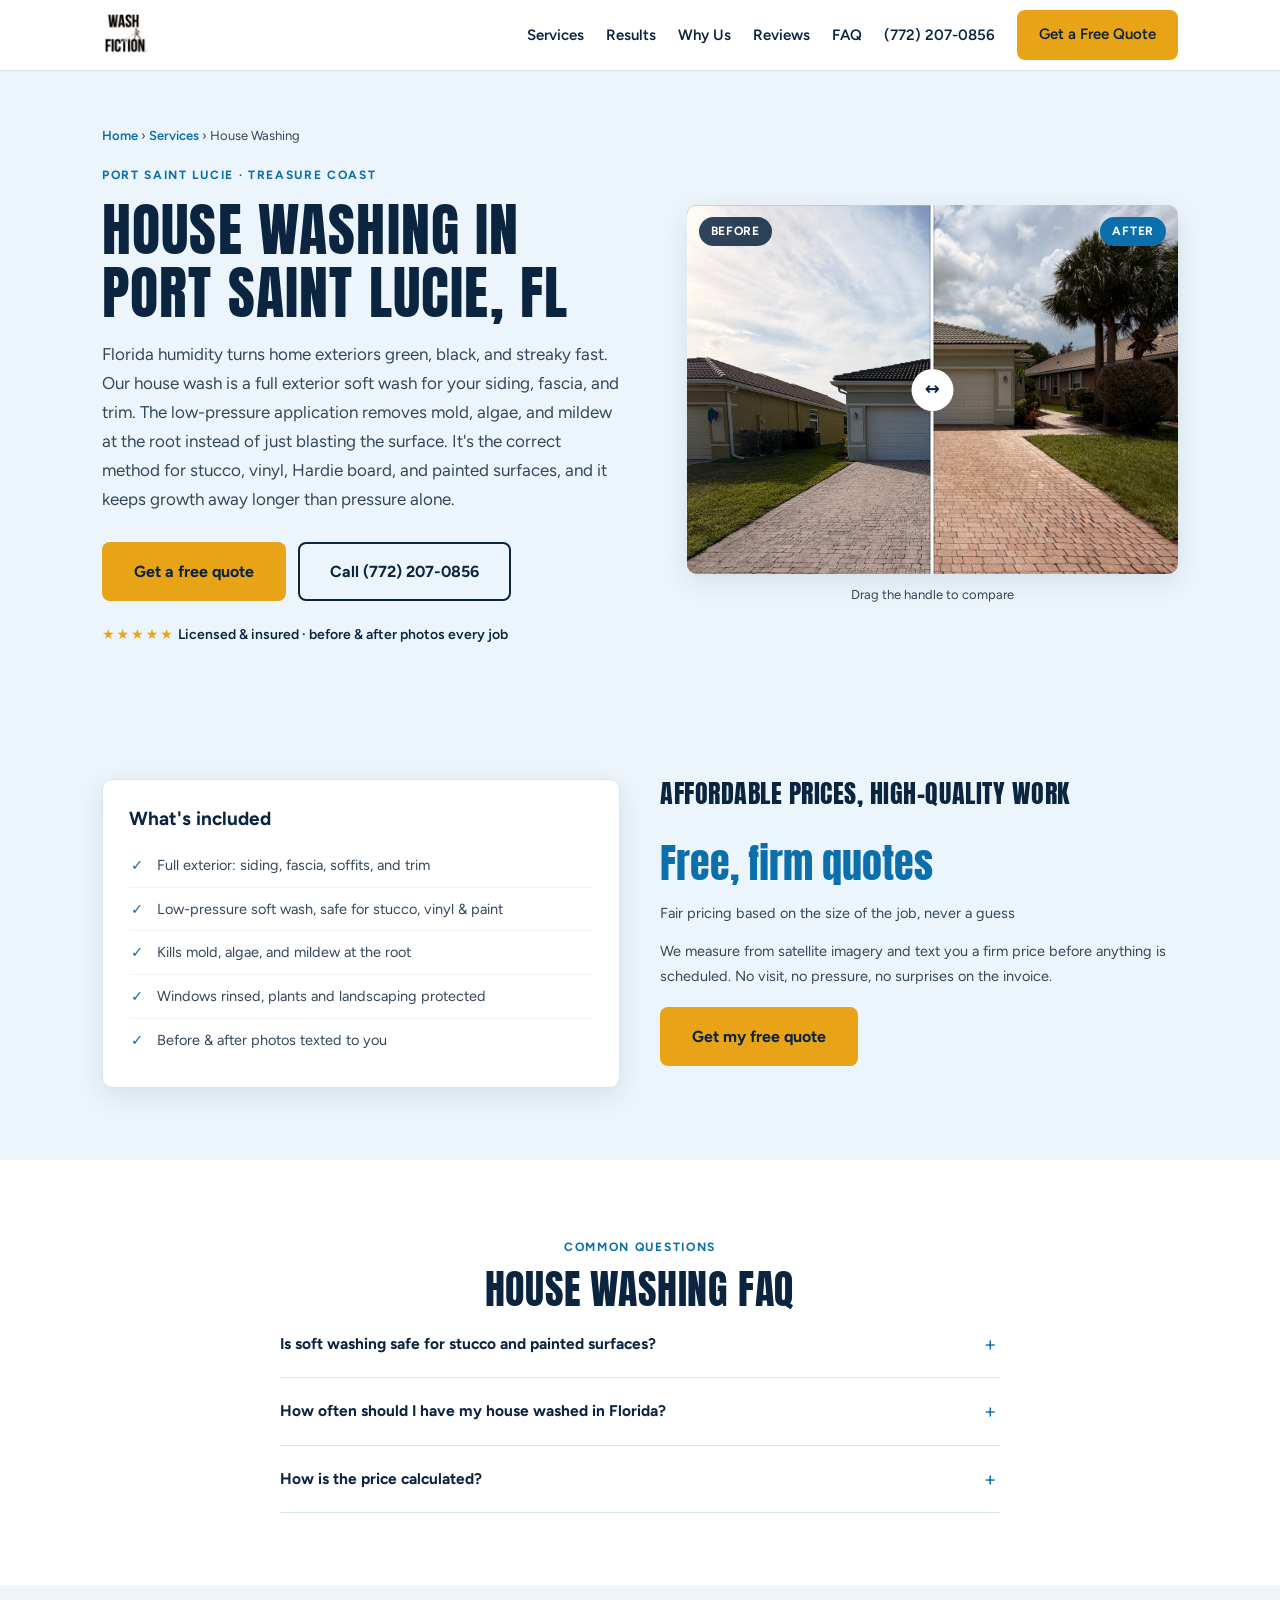
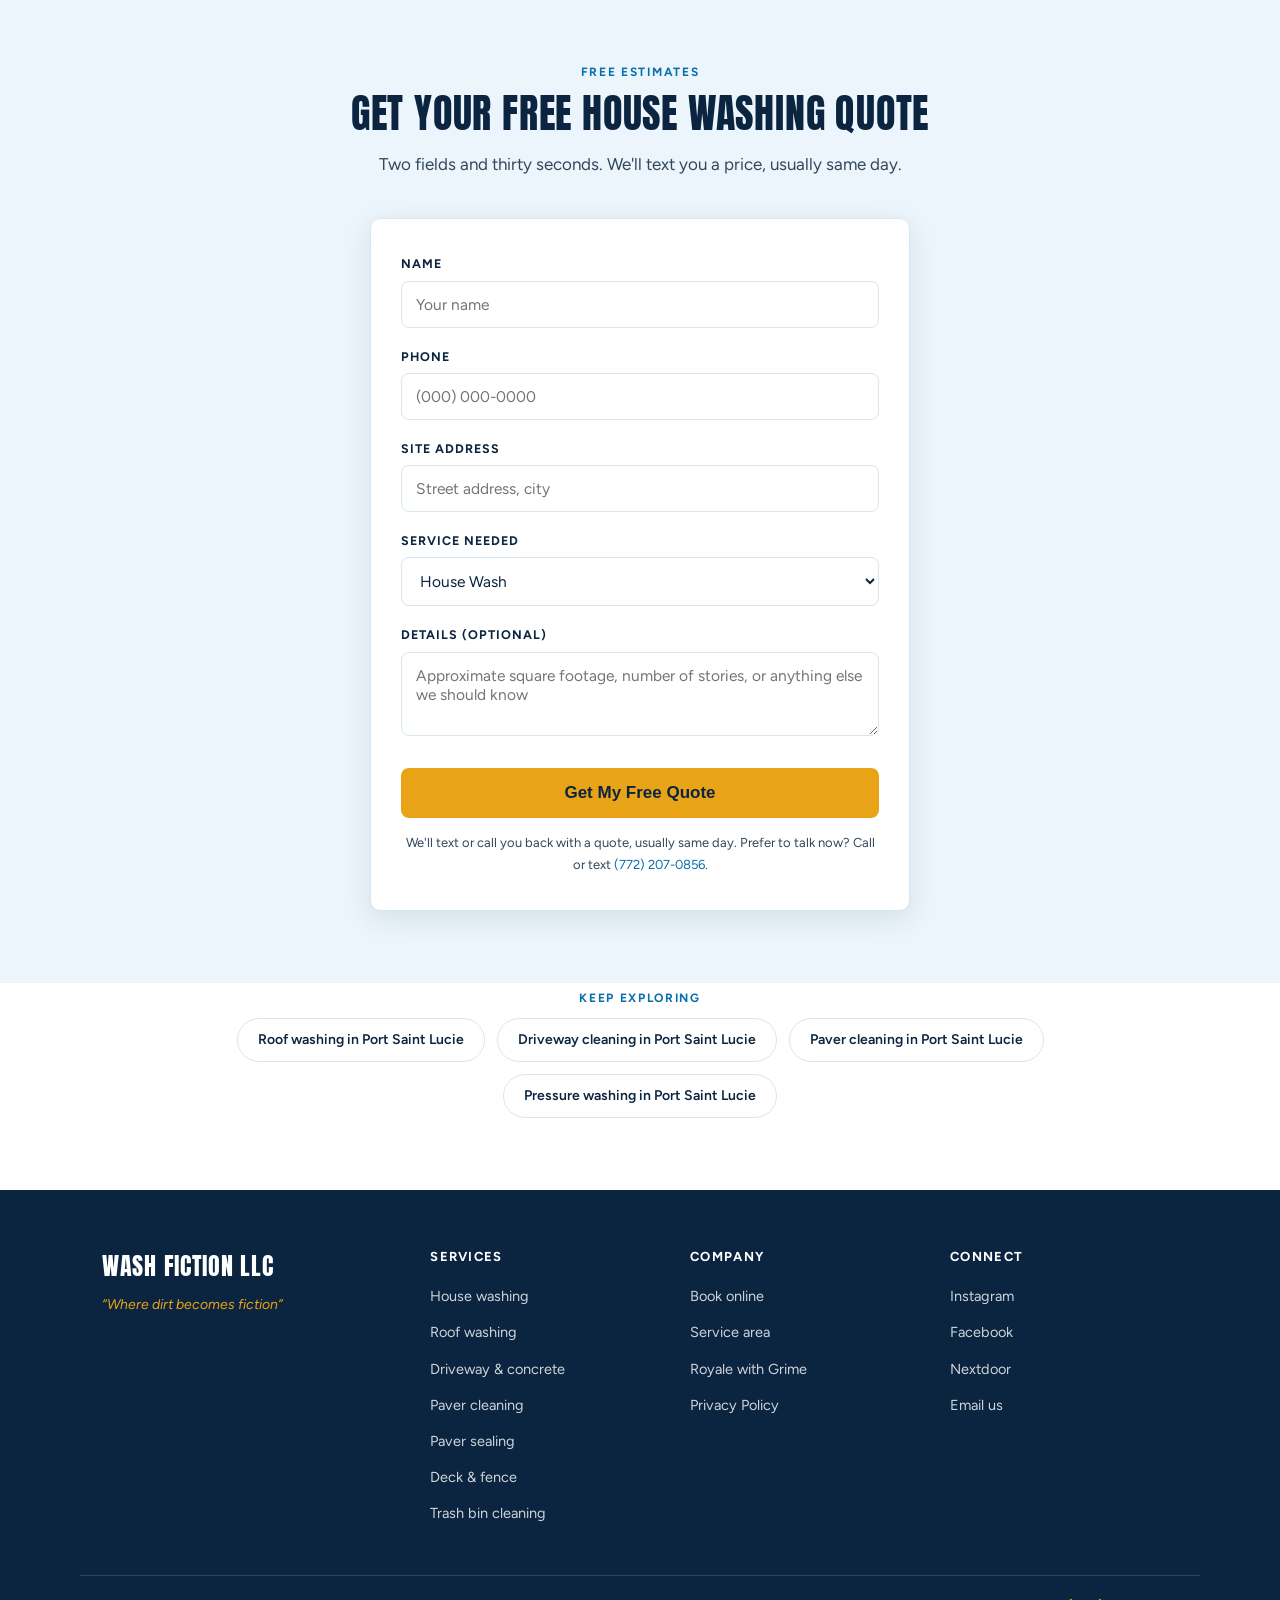
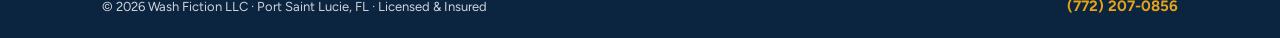
<file: house-washing.html>
<!DOCTYPE html>
<html lang="en">
<head>
<meta charset="UTF-8">
<meta name="viewport" content="width=device-width, initial-scale=1.0">

<!-- Google tag (gtag.js) -->
<script async src="https://www.googletagmanager.com/gtag/js?id=G-NVC5GT0XMM"></script>
<script>
  window.dataLayer = window.dataLayer || [];
  function gtag(){dataLayer.push(arguments);}
  gtag('js', new Date());
  gtag('config', 'G-NVC5GT0XMM');
</script>
<title>House Washing Port Saint Lucie FL | Soft Wash | Wash Fiction</title>
<meta name="description" content="Soft wash house washing in Port Saint Lucie, FL. Safely removes mold, algae & mildew from stucco, vinyl & painted homes. Affordable prices, high-quality work. Free quotes.">
<link rel="canonical" href="https://washfiction.com/house-washing.html">
<meta property="og:title" content="House Washing Port Saint Lucie FL | Soft Wash | Wash Fiction">
<meta property="og:description" content="Soft wash house washing in Port Saint Lucie, FL. Safely removes mold, algae & mildew from stucco, vinyl & painted homes. Affordable prices, high-quality work. Free quotes.">
<meta property="og:url" content="https://washfiction.com/house-washing.html">
<meta property="og:type" content="website">
<meta property="og:image" content="https://washfiction.com/og-image.jpg">
<meta property="og:image:width" content="1200">
<meta property="og:image:height" content="630">
<meta name="twitter:card" content="summary_large_image">
<meta name="twitter:image" content="https://washfiction.com/og-image.jpg">
<link rel="preconnect" href="https://fonts.googleapis.com">
<link rel="preconnect" href="https://fonts.gstatic.com" crossorigin>
<link href="https://fonts.googleapis.com/css2?family=Anton&family=Figtree:wght@400;600;700&display=swap" rel="stylesheet">
<link rel="icon" href="favicon.png" sizes="192x192" type="image/png">
<link rel="apple-touch-icon" href="apple-touch-icon.png">
<link rel="stylesheet" href="styles.css">
<script type="application/ld+json">
{
 "@context": "https://schema.org",
 "@type": "LocalBusiness",
 "@id": "https://washfiction.com/#business",
 "name": "Wash Fiction LLC",
 "description": "Professional pressure washing and soft washing serving Port Saint Lucie, Stuart, Palm City, and the Treasure Coast of Florida.",
 "url": "https://washfiction.com",
 "telephone": "+17722070856",
 "email": "chris@washfiction.com",
 "image": "https://washfiction.com/og-image.jpg",
 "priceRange": "$$",
 "address": {
  "@type": "PostalAddress",
  "addressLocality": "Port Saint Lucie",
  "addressRegion": "FL",
  "addressCountry": "US"
 },
 "areaServed": [
  {
   "@type": "City",
   "name": "Port Saint Lucie"
  },
  {
   "@type": "City",
   "name": "Stuart"
  },
  {
   "@type": "City",
   "name": "Palm City"
  },
  {
   "@type": "City",
   "name": "Jensen Beach"
  },
  {
   "@type": "City",
   "name": "Fort Pierce"
  },
  {
   "@type": "City",
   "name": "Hobe Sound"
  }
 ],
 "sameAs": [
  "https://instagram.com/washfiction",
  "https://facebook.com/washfiction"
 ]
}
</script>
<script type="application/ld+json">
{
 "@context": "https://schema.org",
 "@type": "Service",
 "name": "House Washing",
 "serviceType": "House Washing",
 "provider": {
  "@id": "https://washfiction.com/#business"
 },
 "areaServed": {
  "@type": "City",
  "name": "Port Saint Lucie"
 },
 "url": "https://washfiction.com/house-washing.html"
}
</script>
<script type="application/ld+json">
{
 "@context": "https://schema.org",
 "@type": "BreadcrumbList",
 "itemListElement": [
  {
   "@type": "ListItem",
   "position": 1,
   "name": "Home",
   "item": "https://washfiction.com/"
  },
  {
   "@type": "ListItem",
   "position": 2,
   "name": "House Washing",
   "item": "https://washfiction.com/house-washing.html"
  }
 ]
}
</script>
<script type="application/ld+json">
{
 "@context": "https://schema.org",
 "@type": "FAQPage",
 "mainEntity": [
  {
   "@type": "Question",
   "name": "Is soft washing safe for stucco and painted surfaces?",
   "acceptedAnswer": {
    "@type": "Answer",
    "text": "Yes. Soft washing uses low pressure and a professional cleaning solution to safely remove mold and algae from stucco, vinyl, Hardie board, and painted surfaces without causing damage. High pressure washing on these surfaces can crack stucco, strip paint, and force water behind siding. We always use the correct method for your home's exterior material."
   }
  },
  {
   "@type": "Question",
   "name": "How often should I have my house washed in Florida?",
   "acceptedAnswer": {
    "@type": "Answer",
    "text": "For most Treasure Coast homes, once a year keeps the exterior clean and prevents heavy buildup. Homes with lots of shade, north-facing walls, or nearby water may benefit from a wash every 8\u201310 months, since those surfaces stay damp longer and grow algae faster."
   }
  },
  {
   "@type": "Question",
   "name": "How is the price calculated?",
   "acceptedAnswer": {
    "@type": "Answer",
    "text": "Based on your home's size, so you only pay for what we actually clean. We measure from satellite imagery and text you a firm, affordable price before any work is scheduled. No site visit, no surprises on the invoice."
   }
  }
 ]
}
</script>

</head>
<body data-page="house_washing">
<nav>
  <div class="nav-inner">
    <div class="nav-brand">
      <a href="/" aria-label="Wash Fiction LLC home"><img src="logo.svg" width="46" height="46" alt="Wash Fiction LLC"></a>
    </div>
    <ul class="nav-links" id="navLinks">
      <li><a href="/#services">Services</a></li>
      <li><a href="/#results">Results</a></li>
      <li><a href="/#pricing">Why Us</a></li>
      <li><a href="/#reviews">Reviews</a></li>
      <li><a href="/#faq">FAQ</a></li>
      <li class="nav-phone-top"><a class="nav-phone" href="tel:+17722070856">(772) 207-0856</a></li>
      <li><a href="book.html" class="btn btn-gold nav-cta">Get a Free Quote</a></li>
    </ul>
    <a class="nav-call" href="tel:+17722070856" aria-label="Call Wash Fiction at (772) 207-0856"><svg viewBox="0 0 24 24" fill="none" stroke="currentColor" stroke-width="2.2" stroke-linecap="round" stroke-linejoin="round" aria-hidden="true"><path d="M22 16.92v3a2 2 0 0 1-2.18 2 19.79 19.79 0 0 1-8.63-3.07 19.5 19.5 0 0 1-6-6 19.79 19.79 0 0 1-3.07-8.67A2 2 0 0 1 4.11 2h3a2 2 0 0 1 2 1.72c.13.96.36 1.9.7 2.81a2 2 0 0 1-.45 2.11L8.09 9.91a16 16 0 0 0 6 6l1.27-1.27a2 2 0 0 1 2.11-.45c.91.34 1.85.57 2.81.7A2 2 0 0 1 22 16.92z"/></svg><span class="nav-call-label">Call</span></a>
    <button class="hamburger" id="hamburger" aria-label="Menu">
      <span></span><span></span><span></span>
    </button>
  </div>
</nav>

<header class="svc-hero band">
  <div class="wrap">
    <p class="crumbs"><a href="/">Home</a> &rsaquo; <a href="/#services">Services</a> &rsaquo; House Washing</p>
    <div class="svc-hero-grid">
      <div>
        <p class="hero-loc">Port Saint Lucie &middot; Treasure Coast</p>
        <h1>House washing in Port Saint Lucie, FL</h1>
        <p class="hero-sub" style="margin-top:16px;">Florida humidity turns home exteriors green, black, and streaky fast. Our house wash is a full exterior soft wash for your siding, fascia, and trim. The low-pressure application removes mold, algae, and mildew at the root instead of just blasting the surface. It's the correct method for stucco, vinyl, Hardie board, and painted surfaces, and it keeps growth away longer than pressure alone.</p>
        <div class="hero-btns" style="margin-top:24px;">
          <a href="#book" class="btn btn-gold">Get a free quote</a>
          <a href="tel:+17722070856" class="btn btn-outline">Call (772) 207-0856</a>
        </div>
        <p class="hero-proof"><span class="stars">★★★★★</span> Licensed &amp; insured &middot; before &amp; after photos every job</p>
      </div>
      <div>
      <div class="ba-slider" style="--pos:50%;">
        <img decoding="async" fetchpriority="high" class="img-after" src="Roof-House-Paver-After.JPG" width="1200" height="1600" alt="home exterior and driveway after washing Port Saint Lucie FL">
        <img decoding="async" fetchpriority="high" class="img-before" src="Roof-House-Paver-Before.jpg" width="1529" height="1600" alt="home exterior and driveway before washing Port Saint Lucie FL">
        <div class="tag tag-before">Before</div>
        <div class="tag tag-after">After</div>
        <div class="handle"></div>
        <input type="range" min="0" max="100" value="50" aria-label="Compare before and after">
      </div>
      <p class="ba-slider-caption">Drag the handle to compare</p>
      </div>
    </div>
  </div>
</header>

<section class="band">
  <div class="wrap two-col">
    <div class="svc-facts reveal">
      <h2>What's included</h2>
      <ul>
        <li>Full exterior: siding, fascia, soffits, and trim</li>
        <li>Low-pressure soft wash, safe for stucco, vinyl &amp; paint</li>
        <li>Kills mold, algae, and mildew at the root</li>
        <li>Windows rinsed, plants and landscaping protected</li>
        <li>Before &amp; after photos texted to you</li>
      </ul>
    </div>
    <div class="reveal">
      <h2 style="font-size:26px;">Affordable prices, high-quality work</h2>
      <div class="rate-box"><span class="rate">Free, firm quotes</span></div>
      <p style="font-size:14.5px;">Fair pricing based on the size of the job, never a guess</p>
      <p style="margin-top:14px;font-size:14.5px;">We measure from satellite imagery and text you a firm price before anything is scheduled. No visit, no pressure, no surprises on the invoice.</p>
      <a href="#book" class="btn btn-gold" style="margin-top:18px;">Get my free quote</a>
    </div>
  </div>
</section>

<section class="center">
  <div class="wrap">
    <p class="eyebrow reveal">Common questions</p>
    <h2 class="reveal">House Washing FAQ</h2>
<div class="faq-list reveal">
    <details>
      <summary>Is soft washing safe for stucco and painted surfaces?</summary>
      <p>Yes. Soft washing uses low pressure and a professional cleaning solution to safely remove mold and algae from stucco, vinyl, Hardie board, and painted surfaces without causing damage. High pressure washing on these surfaces can crack stucco, strip paint, and force water behind siding. We always use the correct method for your home's exterior material.</p>
    </details>
    <details>
      <summary>How often should I have my house washed in Florida?</summary>
      <p>For most Treasure Coast homes, once a year keeps the exterior clean and prevents heavy buildup. Homes with lots of shade, north-facing walls, or nearby water may benefit from a wash every 8&ndash;10 months, since those surfaces stay damp longer and grow algae faster.</p>
    </details>
    <details>
      <summary>How is the price calculated?</summary>
      <p>Based on your home's size, so you only pay for what we actually clean. We measure from satellite imagery and text you a firm, affordable price before any work is scheduled. No site visit, no surprises on the invoice.</p>
    </details>
</div>
  </div>
</section>

<section id="book" class="band center">
  <div class="wrap">
    <p class="eyebrow reveal">Free estimates</p>
    <h2 class="reveal">Get your free house washing quote</h2>
    <p class="lede reveal">Two fields and thirty seconds. We'll text you a price, usually same day.</p>
    <div class="reveal">
      <form class="quote-form" id="quoteForm" action="https://api.web3forms.com/submit" method="POST" autocomplete="on">
        <input type="hidden" name="access_key" value="2c1e29c5-a08d-449c-82dc-ea2ef049fccb">
        <input type="hidden" name="subject" value="New Quote Request — Wash Fiction">
        <input type="hidden" name="from_name" value="Wash Fiction Website">
        <input type="hidden" name="page" value="house_washing">
        <input type="checkbox" name="botcheck" style="display:none;">

        <label for="qf-name">Name</label>
        <input type="text" id="qf-name" name="name" placeholder="Your name" required autocomplete="name" autocapitalize="words">

        <label for="qf-phone">Phone</label>
        <input type="tel" id="qf-phone" name="phone" placeholder="(000) 000-0000" required autocomplete="tel" inputmode="tel">

        <label for="qf-address">Site Address</label>
        <input type="text" id="qf-address" name="site_address" placeholder="Street address, city" required autocomplete="street-address" autocapitalize="words">

        <label for="qf-service">Service Needed</label>
        <select id="qf-service" name="service" required>
        <option value="House Wash" selected>House Wash</option>
        <option value="Roof Wash">Roof Wash</option>
        <option value="Concrete Cleaning">Concrete Cleaning</option>
        <option value="Paver Cleaning">Paver Cleaning</option>
        <option value="Paver Sealing">Paver Sealing</option>
        <option value="Deck Cleaning">Deck Cleaning</option>
        <option value="Fence Cleaning">Fence Cleaning</option>
        <option value="Trash Bin Cleaning">Trash Bin Cleaning</option>
        <option value="House &amp; Concrete Combo">House &amp; Concrete Combo</option>
        <option value="Multiple / Not Sure">Multiple / Not Sure</option>
        </select>

        <label for="qf-details">Details (optional)</label>
        <textarea id="qf-details" name="details" placeholder="Approximate square footage, number of stories, or anything else we should know"></textarea>

        <button type="submit" class="btn btn-gold">Get My Free Quote</button>
        <p class="form-note">We'll text or call you back with a quote, usually same day. Prefer to talk now? Call or text <a href="tel:+17722070856">(772) 207-0856</a>.</p>
      </form>
      <div class="form-success" id="formSuccess">
        <div class="display">Request received!</div>
        <p>Thanks for reaching out. We'll get back to you with a quote shortly, usually the same day. Need us fast? Call or text (772) 207-0856.</p>
      </div>
    </div>
  </div>
</section>

<section class="center" style="padding-top:0;">
  <div class="wrap">
    <p class="eyebrow reveal">Keep exploring</p>
    <div class="related reveal">
      <a href="roof-washing.html">Roof washing in Port Saint Lucie</a>
      <a href="concrete-cleaning.html">Driveway cleaning in Port Saint Lucie</a>
      <a href="paver-cleaning.html">Paver cleaning in Port Saint Lucie</a>
      <a href="/">Pressure washing in Port Saint Lucie</a>
    </div>
  </div>
</section>

<footer>
  <div class="footer-top">
    <div>
      <div class="footer-brand-name">Wash Fiction LLC</div>
      <div class="footer-brand-tag">&ldquo;Where dirt becomes fiction&rdquo;</div>
    </div>
    <div>
      <h2>Services</h2>
      <ul>
        <li><a href="house-washing.html">House washing</a></li>
        <li><a href="roof-washing.html">Roof washing</a></li>
        <li><a href="concrete-cleaning.html">Driveway &amp; concrete</a></li>
        <li><a href="paver-cleaning.html">Paver cleaning</a></li>
        <li><a href="paver-sealing.html">Paver sealing</a></li>
        <li><a href="deck-fence-cleaning.html">Deck &amp; fence</a></li>
        <li><a href="trash-bin-cleaning.html">Trash bin cleaning</a></li>
      </ul>
    </div>
    <div>
      <h2>Company</h2>
      <ul>
        <li><a href="book.html">Book online</a></li>
        <li><a href="/#area">Service area</a></li>
        <li><a href="royale-with-grime.html">Royale with Grime</a></li>
        <li><a href="privacy.html">Privacy Policy</a></li>
      </ul>
    </div>
    <div>
      <h2>Connect</h2>
      <ul>
        <li><a href="https://instagram.com/washfiction" target="_blank" rel="noopener">Instagram</a></li>
        <li><a href="https://facebook.com/washfiction" target="_blank" rel="noopener">Facebook</a></li>
        <li><a href="https://nextdoor.com" target="_blank" rel="noopener">Nextdoor</a></li>
        <li><a href="mailto:chris@washfiction.com">Email us</a></li>
      </ul>
    </div>
  </div>
  <div class="footer-bottom">
    <div>&copy; 2026 Wash Fiction LLC &middot; Port Saint Lucie, FL &middot; Licensed &amp; Insured</div>
    <a class="footer-phone" href="tel:+17722070856">(772) 207-0856</a>
  </div>
</footer>
<div class="mobile-cta">
  <a href="tel:+17722070856" class="mc-call" aria-label="Call or text (772) 207-0856"><svg viewBox="0 0 24 24" fill="none" stroke="currentColor" stroke-width="2.2" stroke-linecap="round" stroke-linejoin="round" aria-hidden="true"><path d="M22 16.92v3a2 2 0 0 1-2.18 2 19.79 19.79 0 0 1-8.63-3.07 19.5 19.5 0 0 1-6-6 19.79 19.79 0 0 1-3.07-8.67A2 2 0 0 1 4.11 2h3a2 2 0 0 1 2 1.72c.13.96.36 1.9.7 2.81a2 2 0 0 1-.45 2.11L8.09 9.91a16 16 0 0 0 6 6l1.27-1.27a2 2 0 0 1 2.11-.45c.91.34 1.85.57 2.81.7A2 2 0 0 1 22 16.92z"/></svg>Call or Text</a>
  <a href="book.html" class="mc-quote"><svg viewBox="0 0 24 24" fill="none" stroke="currentColor" stroke-width="2.2" stroke-linecap="round" stroke-linejoin="round" aria-hidden="true"><path d="M14 2H6a2 2 0 0 0-2 2v16a2 2 0 0 0 2 2h12a2 2 0 0 0 2-2V8z"/><polyline points="14 2 14 8 20 8"/><line x1="9" y1="15" x2="15" y2="15"/></svg>Free Quote</a>
</div>
<script src="main.js" defer></script>
</body>
</html>
</file>
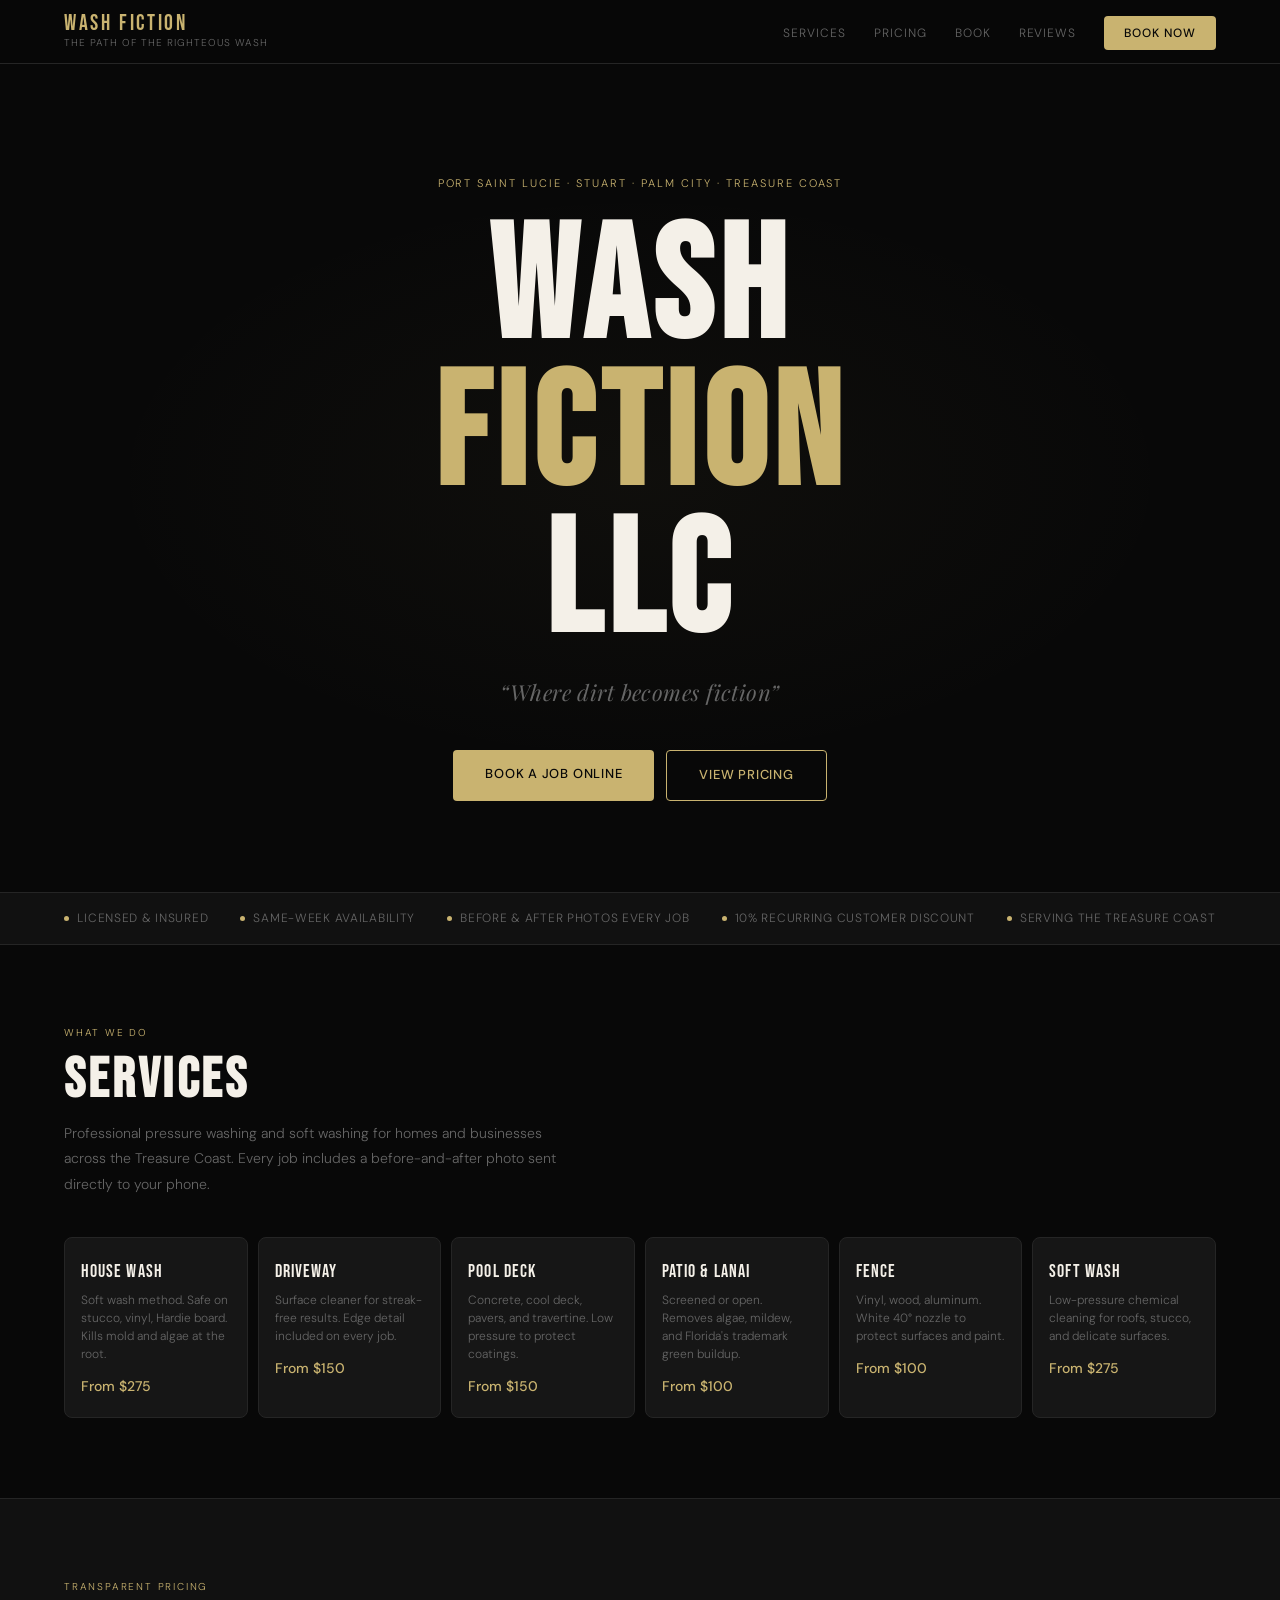
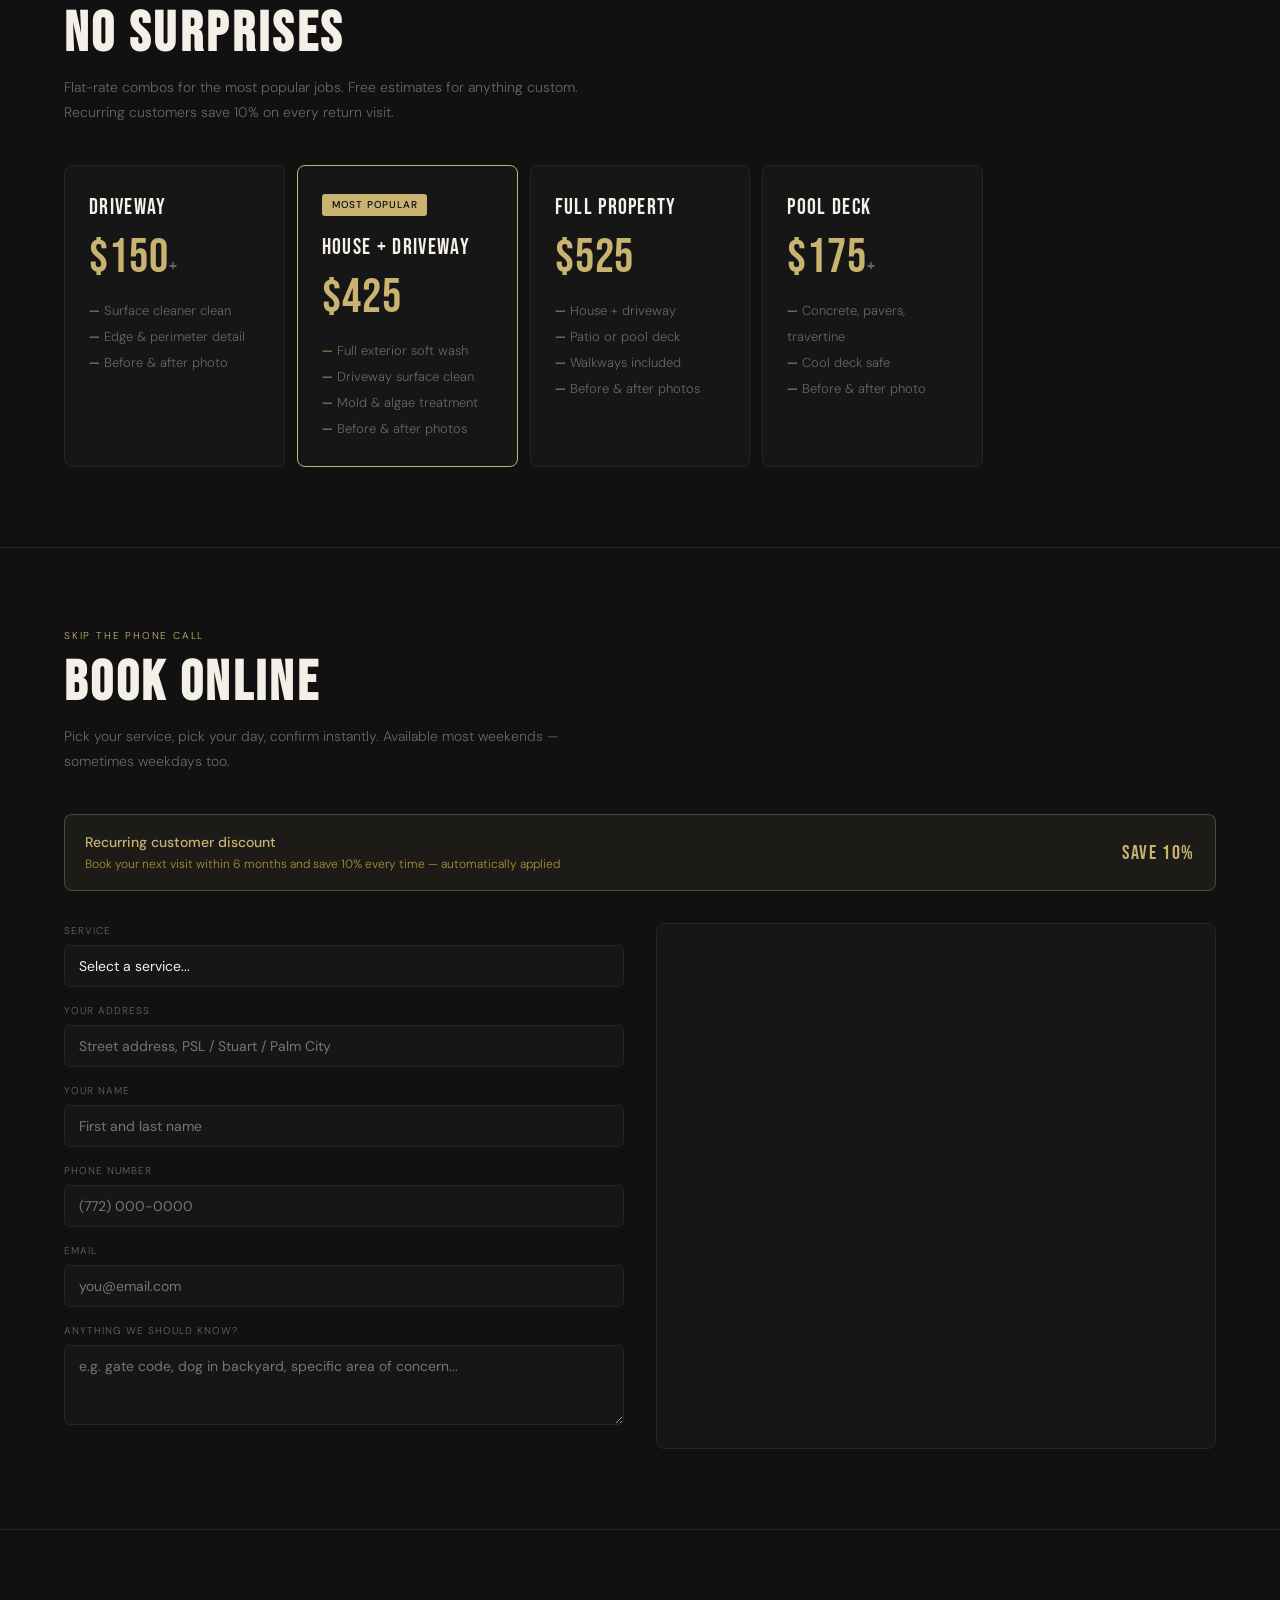
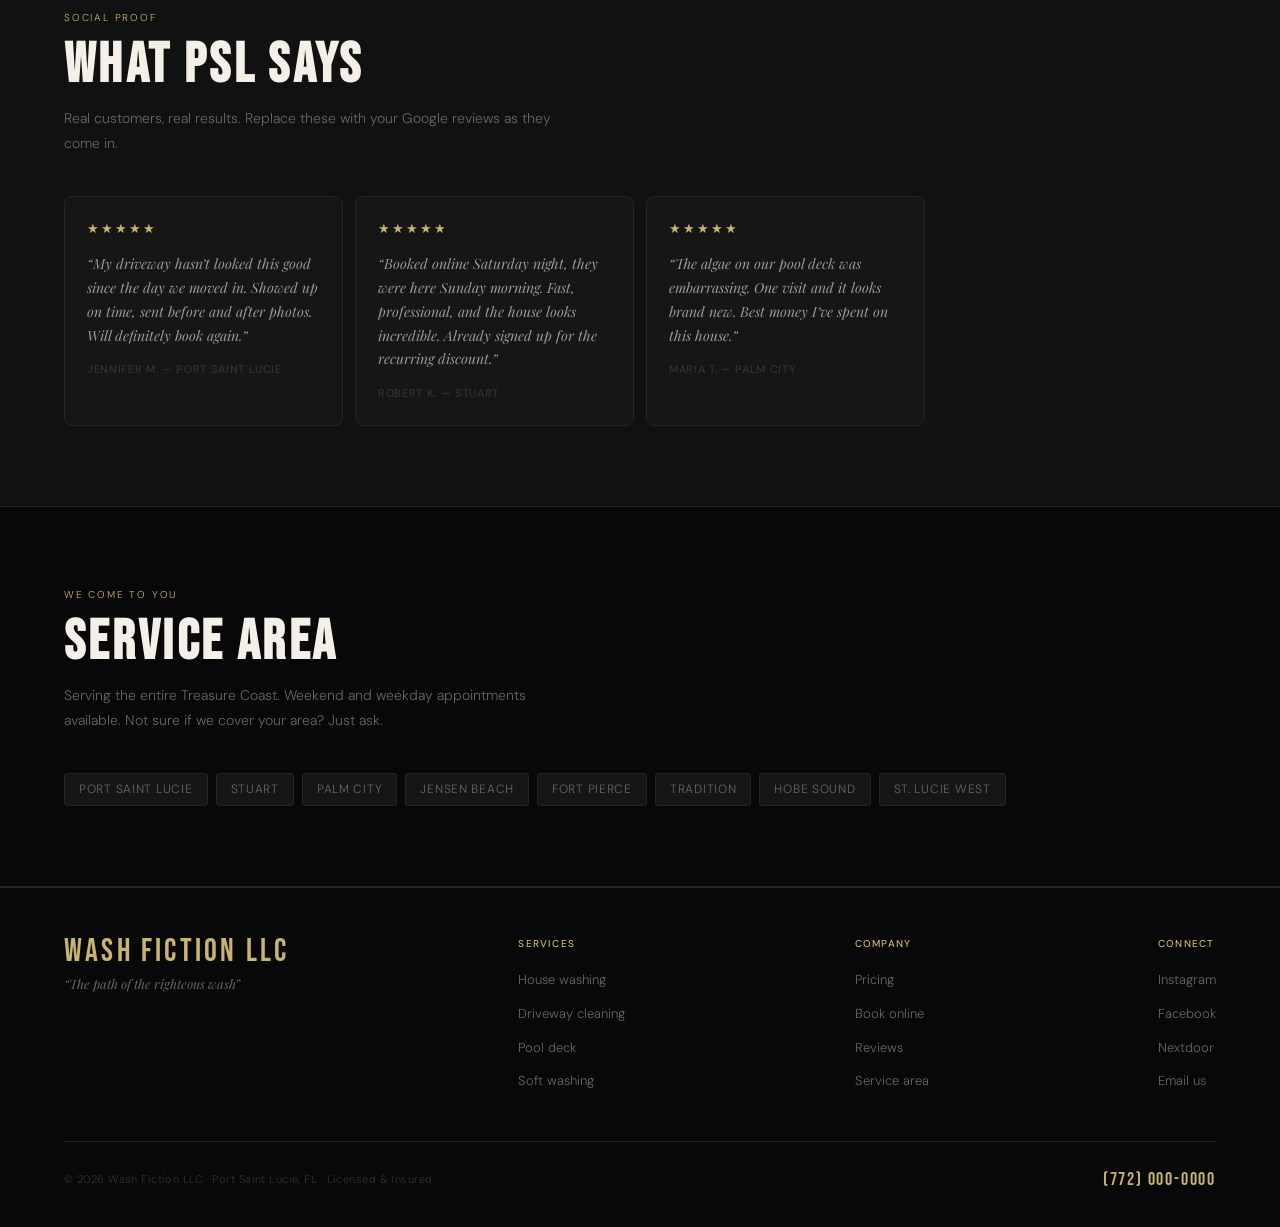
<file: index (1).html>
<!DOCTYPE html>
<html lang="en">
<head>
<meta charset="UTF-8">
<meta name="viewport" content="width=device-width, initial-scale=1.0">
<meta name="description" content="Wash Fiction LLC — Professional pressure washing serving Port Saint Lucie, Stuart, Palm City & the Treasure Coast. Book online instantly. Licensed & insured.">
<meta name="keywords" content="pressure washing Port Saint Lucie, soft wash PSL, driveway cleaning Stuart, house washing Palm City, Treasure Coast pressure washing">
<meta property="og:title" content="Wash Fiction LLC — Where Dirt Becomes Fiction">
<meta property="og:description" content="Professional pressure washing serving the Treasure Coast. Book online instantly.">
<meta property="og:url" content="https://washfiction.com">
<title>Wash Fiction LLC — Where Dirt Becomes Fiction</title>
<link rel="preconnect" href="https://fonts.googleapis.com">
<link rel="preconnect" href="https://fonts.gstatic.com" crossorigin>
<link href="https://fonts.googleapis.com/css2?family=Bebas+Neue&family=Playfair+Display:ital,wght@0,400;0,600;1,400&family=DM+Sans:wght@300;400;500&display=swap" rel="stylesheet">
<style>
  :root {
    --black: #080808;
    --dark: #111111;
    --card: #161616;
    --border: #252525;
    --gold: #c9b370;
    --gold-dark: #a8903a;
    --gold-light: #e8d49a;
    --white: #f4f0e8;
    --muted: #666;
    --dim: #333;
  }

  * { box-sizing: border-box; margin: 0; padding: 0; }

  html { scroll-behavior: smooth; }

  body {
    background: var(--black);
    color: var(--white);
    font-family: 'DM Sans', sans-serif;
    font-weight: 300;
    line-height: 1.6;
    overflow-x: hidden;
  }

  /* NAV */
  nav {
    position: sticky;
    top: 0;
    z-index: 100;
    background: rgba(8,8,8,0.96);
    border-bottom: 0.5px solid var(--border);
    padding: 0 5%;
    display: flex;
    align-items: center;
    justify-content: space-between;
    height: 64px;
    backdrop-filter: blur(8px);
  }

  .nav-brand {
    display: flex;
    flex-direction: column;
  }

  .nav-name {
    font-family: 'Bebas Neue', sans-serif;
    font-size: 22px;
    letter-spacing: .12em;
    color: var(--gold);
    line-height: 1;
  }

  .nav-tagline {
    font-size: 10px;
    letter-spacing: .1em;
    color: var(--muted);
    text-transform: uppercase;
  }

  .nav-links {
    display: flex;
    align-items: center;
    gap: 28px;
    list-style: none;
  }

  .nav-links a {
    font-size: 12px;
    letter-spacing: .08em;
    color: var(--muted);
    text-decoration: none;
    text-transform: uppercase;
    transition: color .2s;
  }

  .nav-links a:hover { color: var(--white); }

  .nav-cta {
    background: var(--gold);
    color: var(--black) !important;
    font-weight: 500 !important;
    padding: 9px 20px;
    border-radius: 4px;
    font-size: 12px !important;
    letter-spacing: .08em !important;
  }

  .nav-cta:hover { background: var(--gold-light) !important; color: var(--black) !important; }

  .hamburger {
    display: none;
    flex-direction: column;
    gap: 5px;
    cursor: pointer;
    padding: 4px;
  }

  .hamburger span {
    display: block;
    width: 22px;
    height: 1.5px;
    background: var(--gold);
  }

  /* HERO */
  .hero {
    min-height: 92vh;
    display: flex;
    flex-direction: column;
    align-items: center;
    justify-content: center;
    text-align: center;
    padding: 80px 5% 60px;
    position: relative;
    overflow: hidden;
  }

  .hero::before {
    content: '';
    position: absolute;
    inset: 0;
    background: radial-gradient(ellipse 60% 50% at 50% 50%, rgba(201,179,112,0.04) 0%, transparent 70%);
    pointer-events: none;
  }

  .hero-location {
    font-size: 11px;
    letter-spacing: .18em;
    text-transform: uppercase;
    color: var(--gold);
    margin-bottom: 24px;
    opacity: 0;
    animation: fadeUp .6s .1s forwards;
  }

  .hero-title {
    font-family: 'Bebas Neue', sans-serif;
    font-size: clamp(72px, 16vw, 160px);
    line-height: .92;
    letter-spacing: .04em;
    color: var(--white);
    margin-bottom: 0;
    opacity: 0;
    animation: fadeUp .6s .2s forwards;
  }

  .hero-title .gold { color: var(--gold); }

  .hero-subtitle {
    font-family: 'Playfair Display', serif;
    font-style: italic;
    font-size: clamp(16px, 3vw, 22px);
    color: var(--muted);
    margin: 16px 0 40px;
    letter-spacing: .02em;
    opacity: 0;
    animation: fadeUp .6s .35s forwards;
  }

  .hero-btns {
    display: flex;
    gap: 12px;
    justify-content: center;
    flex-wrap: wrap;
    opacity: 0;
    animation: fadeUp .6s .45s forwards;
  }

  .btn-gold {
    background: var(--gold);
    color: var(--black);
    font-family: 'DM Sans', sans-serif;
    font-size: 13px;
    font-weight: 500;
    letter-spacing: .06em;
    text-transform: uppercase;
    padding: 14px 32px;
    border-radius: 4px;
    border: none;
    cursor: pointer;
    text-decoration: none;
    display: inline-block;
    transition: background .2s, transform .15s;
  }

  .btn-gold:hover { background: var(--gold-light); transform: translateY(-1px); }

  .btn-outline {
    background: transparent;
    color: var(--gold);
    font-family: 'DM Sans', sans-serif;
    font-size: 13px;
    font-weight: 500;
    letter-spacing: .06em;
    text-transform: uppercase;
    padding: 14px 32px;
    border-radius: 4px;
    border: 0.5px solid var(--gold);
    cursor: pointer;
    text-decoration: none;
    display: inline-block;
    transition: all .2s;
  }

  .btn-outline:hover { background: rgba(201,179,112,.08); transform: translateY(-1px); }

  /* TRUST BAR */
  .trust-bar {
    background: var(--dark);
    border-top: 0.5px solid var(--border);
    border-bottom: 0.5px solid var(--border);
    padding: 16px 5%;
    display: flex;
    gap: 32px;
    justify-content: center;
    flex-wrap: wrap;
  }

  .trust-item {
    display: flex;
    align-items: center;
    gap: 8px;
    font-size: 12px;
    letter-spacing: .06em;
    color: var(--muted);
    text-transform: uppercase;
  }

  .trust-item::before {
    content: '';
    width: 5px;
    height: 5px;
    border-radius: 50%;
    background: var(--gold);
    flex-shrink: 0;
  }

  /* SECTIONS */
  section {
    padding: 80px 5%;
    border-bottom: 0.5px solid var(--border);
  }

  .section-eyebrow {
    font-size: 10px;
    letter-spacing: .18em;
    text-transform: uppercase;
    color: var(--gold);
    margin-bottom: 12px;
  }

  .section-title {
    font-family: 'Bebas Neue', sans-serif;
    font-size: clamp(36px, 6vw, 56px);
    letter-spacing: .06em;
    color: var(--white);
    margin-bottom: 12px;
    line-height: 1;
  }

  .section-body {
    font-size: 14px;
    color: var(--muted);
    max-width: 520px;
    line-height: 1.8;
    margin-bottom: 40px;
  }

  /* SERVICES */
  .services-grid {
    display: grid;
    grid-template-columns: repeat(auto-fill, minmax(160px, 1fr));
    gap: 10px;
  }

  .svc-card {
    background: var(--card);
    border: 0.5px solid var(--border);
    border-radius: 8px;
    padding: 20px 16px;
    transition: border-color .2s, transform .2s;
  }

  .svc-card:hover {
    border-color: var(--gold);
    transform: translateY(-2px);
  }

  .svc-name {
    font-family: 'Bebas Neue', sans-serif;
    font-size: 18px;
    letter-spacing: .06em;
    color: var(--white);
    margin-bottom: 4px;
  }

  .svc-desc {
    font-size: 12px;
    color: var(--muted);
    line-height: 1.5;
    margin-bottom: 12px;
  }

  .svc-price {
    font-size: 14px;
    font-weight: 500;
    color: var(--gold);
  }

  /* PRICING */
  .pricing-grid {
    display: grid;
    grid-template-columns: repeat(auto-fill, minmax(220px, 1fr));
    gap: 12px;
  }

  .price-card {
    background: var(--card);
    border: 0.5px solid var(--border);
    border-radius: 8px;
    padding: 24px;
    transition: border-color .2s;
  }

  .price-card:hover { border-color: var(--dim); }

  .price-card.featured {
    border: 1.5px solid var(--gold);
  }

  .price-badge {
    display: inline-block;
    font-size: 10px;
    font-weight: 500;
    letter-spacing: .08em;
    text-transform: uppercase;
    background: var(--gold);
    color: var(--black);
    padding: 3px 10px;
    border-radius: 3px;
    margin-bottom: 14px;
  }

  .price-name {
    font-family: 'Bebas Neue', sans-serif;
    font-size: 22px;
    letter-spacing: .06em;
    color: var(--white);
    margin-bottom: 8px;
  }

  .price-amount {
    font-family: 'Bebas Neue', sans-serif;
    font-size: 48px;
    letter-spacing: .02em;
    color: var(--gold);
    line-height: 1;
    margin-bottom: 16px;
  }

  .price-amount span {
    font-size: 20px;
    color: var(--muted);
  }

  .price-list {
    list-style: none;
    font-size: 13px;
    color: var(--muted);
    line-height: 2;
  }

  .price-list li::before {
    content: '— ';
    color: var(--gold);
  }

  /* BOOKING */
  #book {
    background: var(--dark);
  }

  .recurring-strip {
    background: rgba(201,179,112,.06);
    border: 0.5px solid rgba(201,179,112,.3);
    border-radius: 8px;
    padding: 16px 20px;
    display: flex;
    align-items: center;
    justify-content: space-between;
    gap: 16px;
    margin-bottom: 32px;
    flex-wrap: wrap;
  }

  .recurring-strip-text {
    font-size: 14px;
    color: var(--gold);
    font-weight: 500;
  }

  .recurring-strip-sub {
    font-size: 12px;
    color: var(--gold-dark);
    margin-top: 2px;
  }

  .recurring-badge {
    font-family: 'Bebas Neue', sans-serif;
    font-size: 20px;
    letter-spacing: .08em;
    color: var(--gold);
    white-space: nowrap;
  }

  .booking-wrap {
    display: grid;
    grid-template-columns: 1fr 1fr;
    gap: 32px;
  }

  .form-group {
    margin-bottom: 16px;
  }

  .form-label {
    display: block;
    font-size: 10px;
    letter-spacing: .1em;
    text-transform: uppercase;
    color: var(--muted);
    margin-bottom: 6px;
  }

  .form-input, .form-select, .form-textarea {
    width: 100%;
    background: var(--card);
    border: 0.5px solid var(--border);
    border-radius: 6px;
    padding: 11px 14px;
    font-family: 'DM Sans', sans-serif;
    font-size: 14px;
    color: var(--white);
    transition: border-color .2s;
    appearance: none;
  }

  .form-input:focus, .form-select:focus, .form-textarea:focus {
    outline: none;
    border-color: var(--gold);
  }

  .form-select option { background: var(--card); }

  .form-textarea { resize: vertical; min-height: 80px; }

  /* Calendly embed */
  .calendly-wrap {
    background: var(--card);
    border: 0.5px solid var(--border);
    border-radius: 8px;
    overflow: hidden;
    min-height: 500px;
    display: flex;
    align-items: center;
    justify-content: center;
    flex-direction: column;
    gap: 16px;
    padding: 32px;
    text-align: center;
  }

  .calendly-placeholder-title {
    font-family: 'Bebas Neue', sans-serif;
    font-size: 24px;
    letter-spacing: .08em;
    color: var(--gold);
  }

  .calendly-placeholder-body {
    font-size: 13px;
    color: var(--muted);
    max-width: 280px;
    line-height: 1.7;
  }

  .calendly-setup-steps {
    text-align: left;
    font-size: 12px;
    color: var(--muted);
    line-height: 2;
    max-width: 300px;
  }

  .calendly-setup-steps li { list-style: none; }
  .calendly-setup-steps li::before { content: '→ '; color: var(--gold); }

  /* REVIEWS */
  .reviews-grid {
    display: grid;
    grid-template-columns: repeat(auto-fill, minmax(260px, 1fr));
    gap: 12px;
  }

  .review-card {
    background: var(--card);
    border: 0.5px solid var(--border);
    border-radius: 8px;
    padding: 22px;
    transition: border-color .2s;
  }

  .review-card:hover { border-color: var(--dim); }

  .review-stars {
    color: var(--gold);
    font-size: 13px;
    letter-spacing: 2px;
    margin-bottom: 12px;
  }

  .review-text {
    font-family: 'Playfair Display', serif;
    font-style: italic;
    font-size: 14px;
    color: #999;
    line-height: 1.7;
    margin-bottom: 14px;
  }

  .review-author {
    font-size: 11px;
    letter-spacing: .06em;
    text-transform: uppercase;
    color: var(--dim);
    font-weight: 500;
  }

  /* AREA */
  .area-tags {
    display: flex;
    flex-wrap: wrap;
    gap: 8px;
    margin-top: 24px;
  }

  .area-tag {
    font-size: 12px;
    letter-spacing: .06em;
    color: var(--muted);
    background: var(--card);
    border: 0.5px solid var(--border);
    padding: 6px 14px;
    border-radius: 3px;
    text-transform: uppercase;
  }

  /* FOOTER */
  footer {
    background: var(--black);
    border-top: 0.5px solid var(--border);
    padding: 48px 5% 32px;
  }

  .footer-top {
    display: flex;
    justify-content: space-between;
    align-items: flex-start;
    gap: 32px;
    margin-bottom: 40px;
    flex-wrap: wrap;
  }

  .footer-brand-name {
    font-family: 'Bebas Neue', sans-serif;
    font-size: 32px;
    letter-spacing: .1em;
    color: var(--gold);
    line-height: 1;
    margin-bottom: 6px;
  }

  .footer-brand-tag {
    font-family: 'Playfair Display', serif;
    font-style: italic;
    font-size: 13px;
    color: var(--muted);
  }

  .footer-links-col h4 {
    font-size: 10px;
    letter-spacing: .12em;
    text-transform: uppercase;
    color: var(--gold);
    margin-bottom: 14px;
    font-weight: 500;
  }

  .footer-links-col ul { list-style: none; }

  .footer-links-col li {
    margin-bottom: 8px;
  }

  .footer-links-col a {
    font-size: 13px;
    color: var(--muted);
    text-decoration: none;
    transition: color .2s;
  }

  .footer-links-col a:hover { color: var(--white); }

  .footer-bottom {
    border-top: 0.5px solid var(--border);
    padding-top: 24px;
    display: flex;
    justify-content: space-between;
    align-items: center;
    flex-wrap: wrap;
    gap: 12px;
  }

  .footer-legal {
    font-size: 11px;
    color: var(--dim);
    letter-spacing: .04em;
  }

  .footer-phone {
    font-family: 'Bebas Neue', sans-serif;
    font-size: 18px;
    letter-spacing: .1em;
    color: var(--gold);
  }

  /* ANIMATIONS */
  @keyframes fadeUp {
    from { opacity: 0; transform: translateY(20px); }
    to { opacity: 1; transform: translateY(0); }
  }

  .reveal {
    opacity: 0;
    transform: translateY(24px);
    transition: opacity .6s, transform .6s;
  }

  .reveal.visible {
    opacity: 1;
    transform: translateY(0);
  }

  /* MOBILE */
  @media (max-width: 768px) {
    .nav-links { display: none; }
    .hamburger { display: flex; }
    .nav-links.open {
      display: flex;
      flex-direction: column;
      position: absolute;
      top: 64px;
      left: 0;
      right: 0;
      background: var(--dark);
      border-bottom: 0.5px solid var(--border);
      padding: 20px 5%;
      gap: 16px;
    }
    .booking-wrap { grid-template-columns: 1fr; }
    .trust-bar { gap: 16px; justify-content: flex-start; }
    .footer-top { flex-direction: column; }
  }
</style>
</head>
<body>

<!-- NAV -->
<nav>
  <div class="nav-brand">
    <div class="nav-name">Wash Fiction</div>
    <div class="nav-tagline">The path of the righteous wash</div>
  </div>
  <ul class="nav-links" id="navLinks">
    <li><a href="#services">Services</a></li>
    <li><a href="#pricing">Pricing</a></li>
    <li><a href="#book">Book</a></li>
    <li><a href="#reviews">Reviews</a></li>
    <li><a href="#book" class="nav-cta">Book Now</a></li>
  </ul>
  <div class="hamburger" onclick="toggleMenu()" aria-label="Menu">
    <span></span><span></span><span></span>
  </div>
</nav>

<!-- HERO -->
<div class="hero">
  <p class="hero-location">Port Saint Lucie &middot; Stuart &middot; Palm City &middot; Treasure Coast</p>
  <h1 class="hero-title">WASH<br><span class="gold">FICTION</span><br>LLC</h1>
  <p class="hero-subtitle">&ldquo;Where dirt becomes fiction&rdquo;</p>
  <div class="hero-btns">
    <a href="#book" class="btn-gold">Book a job online</a>
    <a href="#pricing" class="btn-outline">View pricing</a>
  </div>
</div>

<!-- TRUST BAR -->
<div class="trust-bar">
  <div class="trust-item">Licensed &amp; insured</div>
  <div class="trust-item">Same-week availability</div>
  <div class="trust-item">Before &amp; after photos every job</div>
  <div class="trust-item">10% recurring customer discount</div>
  <div class="trust-item">Serving the Treasure Coast</div>
</div>

<!-- SERVICES -->
<section id="services">
  <p class="section-eyebrow reveal">What we do</p>
  <h2 class="section-title reveal">Services</h2>
  <p class="section-body reveal">Professional pressure washing and soft washing for homes and businesses across the Treasure Coast. Every job includes a before-and-after photo sent directly to your phone.</p>
  <div class="services-grid reveal">
    <div class="svc-card">
      <div class="svc-name">House Wash</div>
      <div class="svc-desc">Soft wash method. Safe on stucco, vinyl, Hardie board. Kills mold and algae at the root.</div>
      <div class="svc-price">From $275</div>
    </div>
    <div class="svc-card">
      <div class="svc-name">Driveway</div>
      <div class="svc-desc">Surface cleaner for streak-free results. Edge detail included on every job.</div>
      <div class="svc-price">From $150</div>
    </div>
    <div class="svc-card">
      <div class="svc-name">Pool Deck</div>
      <div class="svc-desc">Concrete, cool deck, pavers, and travertine. Low pressure to protect coatings.</div>
      <div class="svc-price">From $150</div>
    </div>
    <div class="svc-card">
      <div class="svc-name">Patio &amp; Lanai</div>
      <div class="svc-desc">Screened or open. Removes algae, mildew, and Florida's trademark green buildup.</div>
      <div class="svc-price">From $100</div>
    </div>
    <div class="svc-card">
      <div class="svc-name">Fence</div>
      <div class="svc-desc">Vinyl, wood, aluminum. White 40&deg; nozzle to protect surfaces and paint.</div>
      <div class="svc-price">From $100</div>
    </div>
    <div class="svc-card">
      <div class="svc-name">Soft Wash</div>
      <div class="svc-desc">Low-pressure chemical cleaning for roofs, stucco, and delicate surfaces.</div>
      <div class="svc-price">From $275</div>
    </div>
  </div>
</section>

<!-- PRICING -->
<section id="pricing" style="background: var(--dark);">
  <p class="section-eyebrow reveal">Transparent pricing</p>
  <h2 class="section-title reveal">No surprises</h2>
  <p class="section-body reveal">Flat-rate combos for the most popular jobs. Free estimates for anything custom. Recurring customers save 10% on every return visit.</p>
  <div class="pricing-grid reveal">
    <div class="price-card">
      <div class="price-name">Driveway</div>
      <div class="price-amount">$150<span>+</span></div>
      <ul class="price-list">
        <li>Surface cleaner clean</li>
        <li>Edge &amp; perimeter detail</li>
        <li>Before &amp; after photo</li>
      </ul>
    </div>
    <div class="price-card featured">
      <div class="price-badge">Most popular</div>
      <div class="price-name">House + Driveway</div>
      <div class="price-amount">$425</div>
      <ul class="price-list">
        <li>Full exterior soft wash</li>
        <li>Driveway surface clean</li>
        <li>Mold &amp; algae treatment</li>
        <li>Before &amp; after photos</li>
      </ul>
    </div>
    <div class="price-card">
      <div class="price-name">Full Property</div>
      <div class="price-amount">$525</div>
      <ul class="price-list">
        <li>House + driveway</li>
        <li>Patio or pool deck</li>
        <li>Walkways included</li>
        <li>Before &amp; after photos</li>
      </ul>
    </div>
    <div class="price-card">
      <div class="price-name">Pool Deck</div>
      <div class="price-amount">$175<span>+</span></div>
      <ul class="price-list">
        <li>Concrete, pavers, travertine</li>
        <li>Cool deck safe</li>
        <li>Before &amp; after photo</li>
      </ul>
    </div>
  </div>
</section>

<!-- BOOKING -->
<section id="book">
  <p class="section-eyebrow reveal">Skip the phone call</p>
  <h2 class="section-title reveal">Book Online</h2>
  <p class="section-body reveal">Pick your service, pick your day, confirm instantly. Available most weekends — sometimes weekdays too.</p>

  <div class="recurring-strip reveal">
    <div>
      <div class="recurring-strip-text">Recurring customer discount</div>
      <div class="recurring-strip-sub">Book your next visit within 6 months and save 10% every time — automatically applied</div>
    </div>
    <div class="recurring-badge">SAVE 10%</div>
  </div>

  <div class="booking-wrap">
    <div class="reveal">
      <div class="form-group">
        <label class="form-label">Service</label>
        <select class="form-select" id="serviceSelect">
          <option value="">Select a service...</option>
          <option>House wash — from $275</option>
          <option>Driveway — from $150</option>
          <option>House + driveway combo — $425</option>
          <option>Full property — $525</option>
          <option>Pool deck — from $150</option>
          <option>Patio / lanai — from $100</option>
          <option>Fence — from $100</option>
          <option>Soft wash — from $275</option>
          <option>Custom / not sure — get a quote</option>
        </select>
      </div>
      <div class="form-group">
        <label class="form-label">Your address</label>
        <input class="form-input" type="text" placeholder="Street address, PSL / Stuart / Palm City">
      </div>
      <div class="form-group">
        <label class="form-label">Your name</label>
        <input class="form-input" type="text" placeholder="First and last name">
      </div>
      <div class="form-group">
        <label class="form-label">Phone number</label>
        <input class="form-input" type="tel" placeholder="(772) 000-0000">
      </div>
      <div class="form-group">
        <label class="form-label">Email</label>
        <input class="form-input" type="email" placeholder="you@email.com">
      </div>
      <div class="form-group">
        <label class="form-label">Anything we should know?</label>
        <textarea class="form-textarea" placeholder="e.g. gate code, dog in backyard, specific area of concern..."></textarea>
      </div>
    </div>

    <div class="reveal" style="background:var(--card);border:0.5px solid var(--border);border-radius:8px;overflow:hidden;min-height:500px;">
      <!-- Cal inline embed code begins -->
      <div style="width:100%;height:100%;min-height:500px;overflow:scroll" id="my-cal-inline-pressure-washing-booking"></div>
      <script type="text/javascript">
        (function (C, A, L) { let p = function (a, ar) { a.q.push(ar); }; let d = C.document; C.Cal = C.Cal || function () { let cal = C.Cal; let ar = arguments; if (!cal.loaded) { cal.ns = {}; cal.q = cal.q || []; d.head.appendChild(d.createElement("script")).src = A; cal.loaded = true; } if (ar[0] === L) { const api = function () { p(api, arguments); }; const namespace = ar[1]; api.q = api.q || []; if(typeof namespace === "string"){cal.ns[namespace] = cal.ns[namespace] || api;p(cal.ns[namespace], ar);p(cal, ["initNamespace", namespace]);} else p(cal, ar); return;} p(cal, ar); }; })(window, "https://app.cal.com/embed/embed.js", "init");
        Cal("init", "pressure-washing-booking", {origin:"https://app.cal.com"});
        Cal.ns["pressure-washing-booking"]("inline", {
          elementOrSelector:"#my-cal-inline-pressure-washing-booking",
          config: {"layout":"month_view","useSlotsViewOnSmallScreen":"true"},
          calLink: "christopher-giampaolo-i8l44u/pressure-washing-booking",
        });
        Cal.ns["pressure-washing-booking"]("ui", {"hideEventTypeDetails":false,"layout":"month_view"});
      </script>
      <!-- Cal inline embed code ends -->
    </div>
  </div>
</section>

<!-- REVIEWS -->
<section id="reviews" style="background: var(--dark);">
  <p class="section-eyebrow reveal">Social proof</p>
  <h2 class="section-title reveal">What PSL says</h2>
  <p class="section-body reveal">Real customers, real results. Replace these with your Google reviews as they come in.</p>
  <div class="reviews-grid reveal">
    <div class="review-card">
      <div class="review-stars">&#9733;&#9733;&#9733;&#9733;&#9733;</div>
      <p class="review-text">&ldquo;My driveway hasn&rsquo;t looked this good since the day we moved in. Showed up on time, sent before and after photos. Will definitely book again.&rdquo;</p>
      <div class="review-author">Jennifer M. &mdash; Port Saint Lucie</div>
    </div>
    <div class="review-card">
      <div class="review-stars">&#9733;&#9733;&#9733;&#9733;&#9733;</div>
      <p class="review-text">&ldquo;Booked online Saturday night, they were here Sunday morning. Fast, professional, and the house looks incredible. Already signed up for the recurring discount.&rdquo;</p>
      <div class="review-author">Robert K. &mdash; Stuart</div>
    </div>
    <div class="review-card">
      <div class="review-stars">&#9733;&#9733;&#9733;&#9733;&#9733;</div>
      <p class="review-text">&ldquo;The algae on our pool deck was embarrassing. One visit and it looks brand new. Best money I&rsquo;ve spent on this house.&rdquo;</p>
      <div class="review-author">Maria T. &mdash; Palm City</div>
    </div>
  </div>
</section>

<!-- AREA -->
<section id="area">
  <p class="section-eyebrow reveal">We come to you</p>
  <h2 class="section-title reveal">Service area</h2>
  <p class="section-body reveal">Serving the entire Treasure Coast. Weekend and weekday appointments available. Not sure if we cover your area? Just ask.</p>
  <div class="area-tags reveal">
    <div class="area-tag">Port Saint Lucie</div>
    <div class="area-tag">Stuart</div>
    <div class="area-tag">Palm City</div>
    <div class="area-tag">Jensen Beach</div>
    <div class="area-tag">Fort Pierce</div>
    <div class="area-tag">Tradition</div>
    <div class="area-tag">Hobe Sound</div>
    <div class="area-tag">St. Lucie West</div>
  </div>
</section>

<!-- FOOTER -->
<footer>
  <div class="footer-top">
    <div>
      <div class="footer-brand-name">Wash Fiction LLC</div>
      <div class="footer-brand-tag">&ldquo;The path of the righteous wash&rdquo;</div>
    </div>
    <div class="footer-links-col">
      <h4>Services</h4>
      <ul>
        <li><a href="#services">House washing</a></li>
        <li><a href="#services">Driveway cleaning</a></li>
        <li><a href="#services">Pool deck</a></li>
        <li><a href="#services">Soft washing</a></li>
      </ul>
    </div>
    <div class="footer-links-col">
      <h4>Company</h4>
      <ul>
        <li><a href="#pricing">Pricing</a></li>
        <li><a href="#book">Book online</a></li>
        <li><a href="#reviews">Reviews</a></li>
        <li><a href="#area">Service area</a></li>
      </ul>
    </div>
    <div class="footer-links-col">
      <h4>Connect</h4>
      <ul>
        <li><a href="https://instagram.com/washfiction" target="_blank">Instagram</a></li>
        <li><a href="https://facebook.com/washfiction" target="_blank">Facebook</a></li>
        <li><a href="https://nextdoor.com" target="_blank">Nextdoor</a></li>
        <li><a href="mailto:chris@washfiction.com">Email us</a></li>
      </ul>
    </div>
  </div>
  <div class="footer-bottom">
    <div class="footer-legal">
      &copy; 2026 Wash Fiction LLC &middot; Port Saint Lucie, FL &middot; Licensed &amp; Insured
    </div>
    <div class="footer-phone">(772) 000-0000</div>
  </div>
</footer>

<script>
  function toggleMenu() {
    document.getElementById('navLinks').classList.toggle('open');
  }

  const reveals = document.querySelectorAll('.reveal');
  const observer = new IntersectionObserver((entries) => {
    entries.forEach((entry, i) => {
      if (entry.isIntersecting) {
        setTimeout(() => entry.target.classList.add('visible'), i * 60);
        observer.unobserve(entry.target);
      }
    });
  }, { threshold: 0.1 });

  reveals.forEach(el => observer.observe(el));

  document.querySelectorAll('a[href^="#"]').forEach(a => {
    a.addEventListener('click', e => {
      e.preventDefault();
      const target = document.querySelector(a.getAttribute('href'));
      if (target) target.scrollIntoView({ behavior: 'smooth' });
      document.getElementById('navLinks').classList.remove('open');
    });
  });
</script>
</body>
</html>
</file>
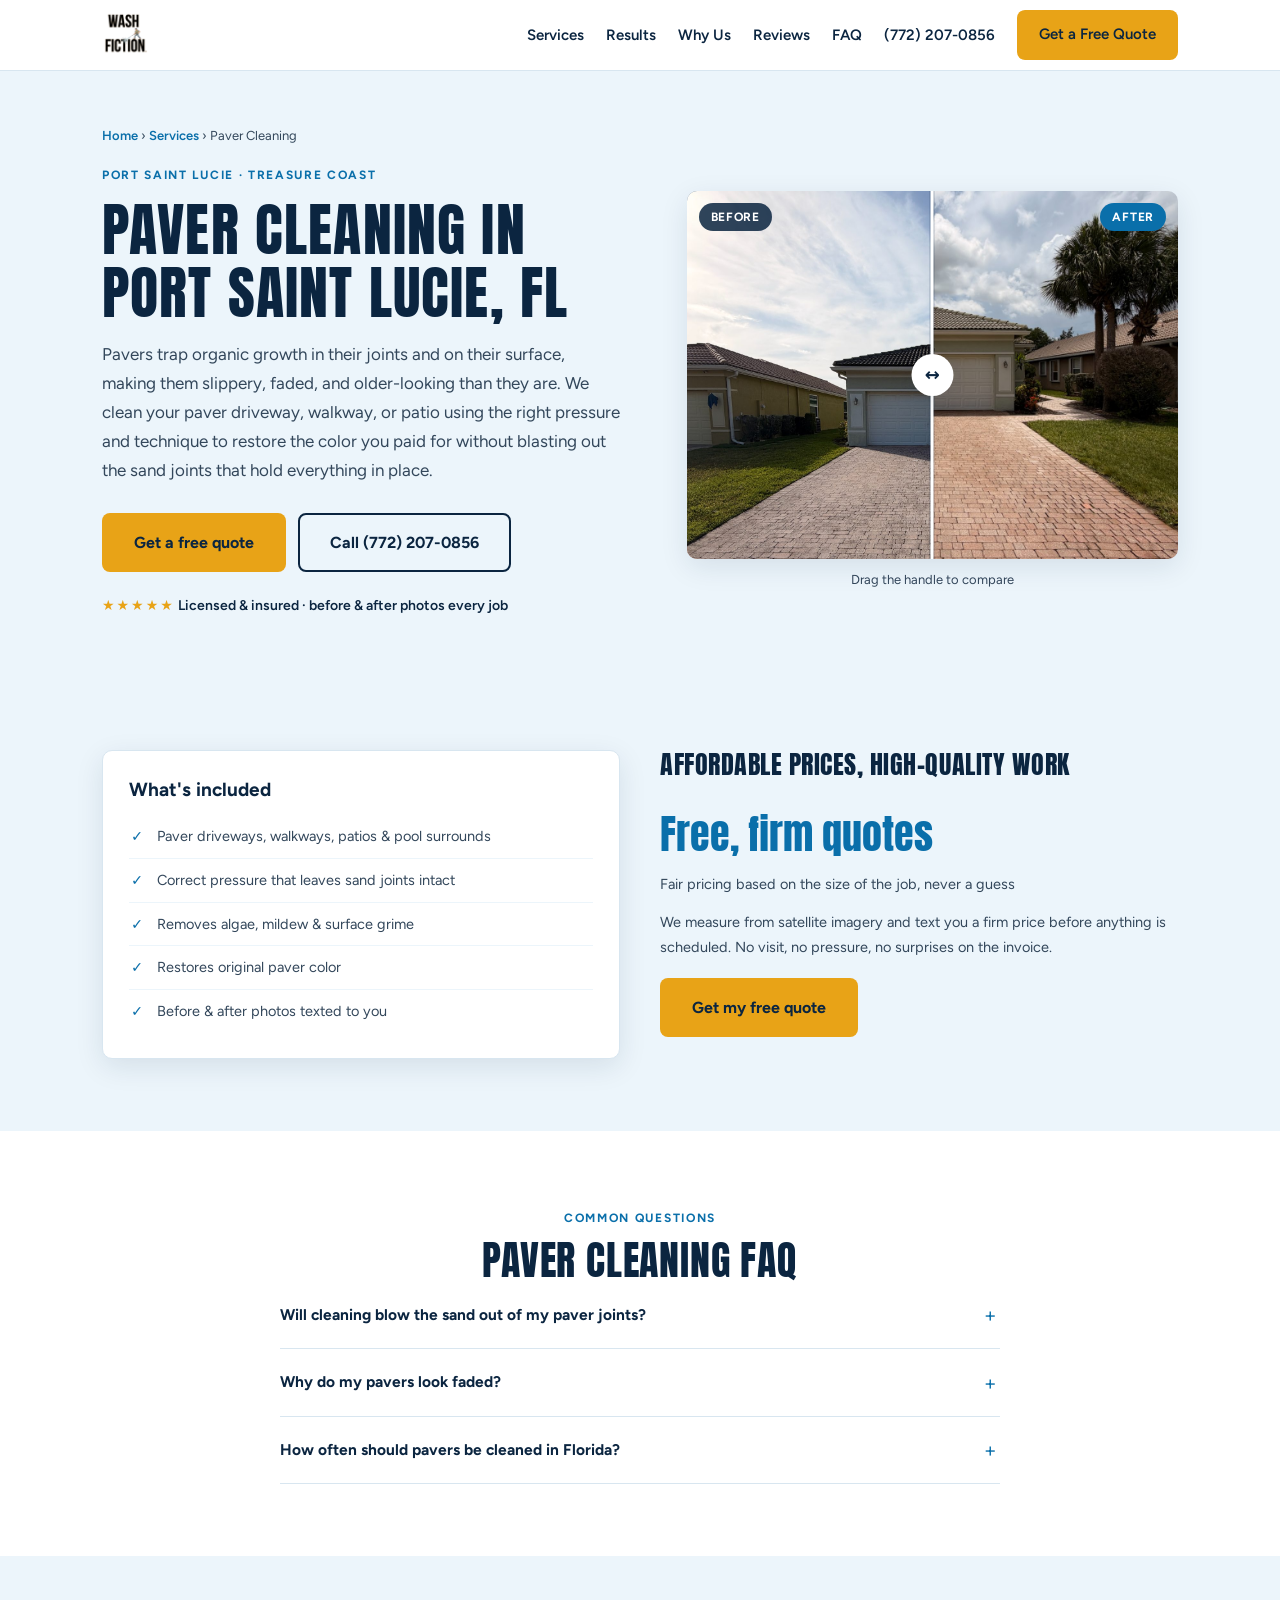
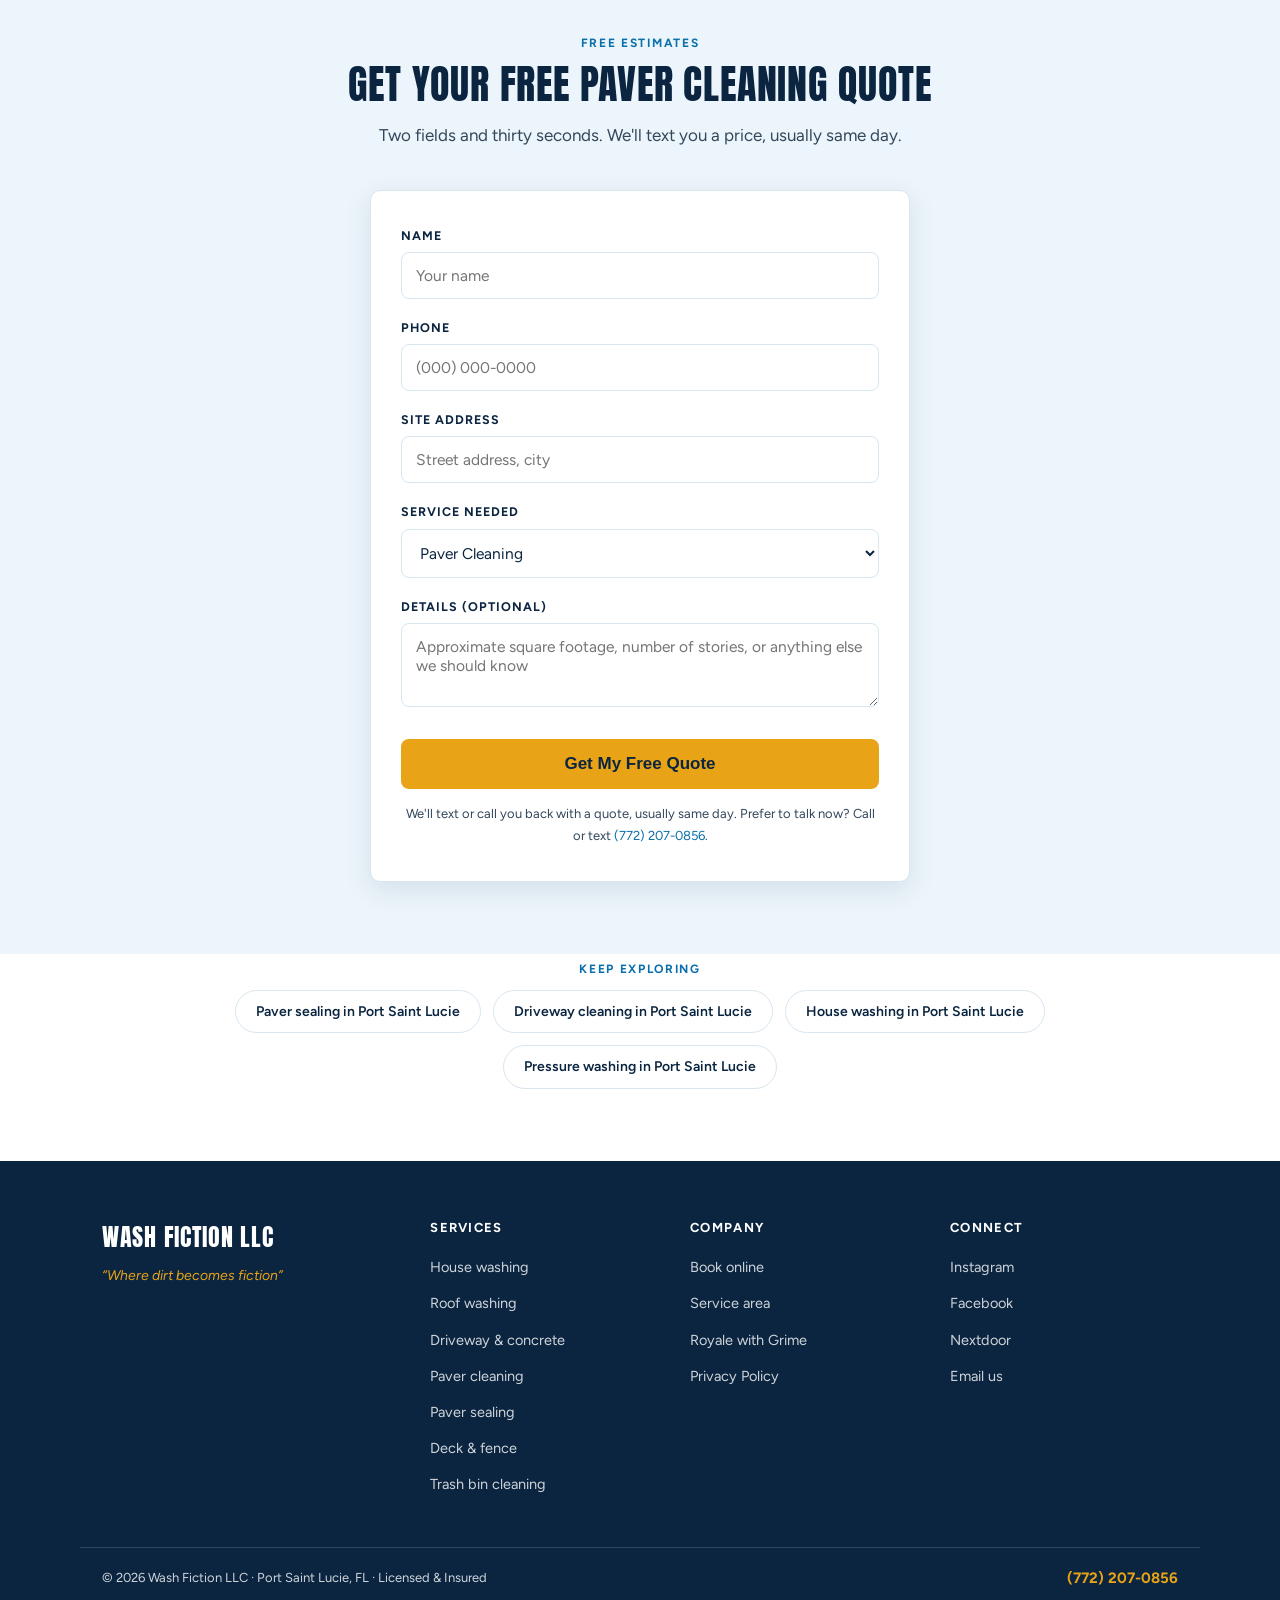
<file: paver-cleaning.html>
<!DOCTYPE html>
<html lang="en">
<head>
<meta charset="UTF-8">
<meta name="viewport" content="width=device-width, initial-scale=1.0">

<!-- Google tag (gtag.js) -->
<script async src="https://www.googletagmanager.com/gtag/js?id=G-NVC5GT0XMM"></script>
<script>
  window.dataLayer = window.dataLayer || [];
  function gtag(){dataLayer.push(arguments);}
  gtag('js', new Date());
  gtag('config', 'G-NVC5GT0XMM');
</script>
<title>Paver Cleaning Port Saint Lucie FL | Paver Driveway & Patio Washing | Wash Fiction</title>
<meta name="description" content="Paver cleaning in Port Saint Lucie, FL. Restores color to paver driveways, walkways & patios without disturbing sand joints. Affordable prices, high-quality work. Free quotes.">
<link rel="canonical" href="https://washfiction.com/paver-cleaning.html">
<meta property="og:title" content="Paver Cleaning Port Saint Lucie FL | Paver Driveway & Patio Washing | Wash Fiction">
<meta property="og:description" content="Paver cleaning in Port Saint Lucie, FL. Restores color to paver driveways, walkways & patios without disturbing sand joints. Affordable prices, high-quality work. Free quotes.">
<meta property="og:url" content="https://washfiction.com/paver-cleaning.html">
<meta property="og:type" content="website">
<meta property="og:image" content="https://washfiction.com/og-image.jpg">
<meta property="og:image:width" content="1200">
<meta property="og:image:height" content="630">
<meta name="twitter:card" content="summary_large_image">
<meta name="twitter:image" content="https://washfiction.com/og-image.jpg">
<link rel="preconnect" href="https://fonts.googleapis.com">
<link rel="preconnect" href="https://fonts.gstatic.com" crossorigin>
<link href="https://fonts.googleapis.com/css2?family=Anton&family=Figtree:wght@400;600;700&display=swap" rel="stylesheet">
<link rel="icon" href="favicon.png" sizes="192x192" type="image/png">
<link rel="apple-touch-icon" href="apple-touch-icon.png">
<link rel="stylesheet" href="styles.css">
<script type="application/ld+json">
{
 "@context": "https://schema.org",
 "@type": "LocalBusiness",
 "@id": "https://washfiction.com/#business",
 "name": "Wash Fiction LLC",
 "description": "Professional pressure washing and soft washing serving Port Saint Lucie, Stuart, Palm City, and the Treasure Coast of Florida.",
 "url": "https://washfiction.com",
 "telephone": "+17722070856",
 "email": "chris@washfiction.com",
 "image": "https://washfiction.com/og-image.jpg",
 "priceRange": "$$",
 "address": {
  "@type": "PostalAddress",
  "addressLocality": "Port Saint Lucie",
  "addressRegion": "FL",
  "addressCountry": "US"
 },
 "areaServed": [
  {
   "@type": "City",
   "name": "Port Saint Lucie"
  },
  {
   "@type": "City",
   "name": "Stuart"
  },
  {
   "@type": "City",
   "name": "Palm City"
  },
  {
   "@type": "City",
   "name": "Jensen Beach"
  },
  {
   "@type": "City",
   "name": "Fort Pierce"
  },
  {
   "@type": "City",
   "name": "Hobe Sound"
  }
 ],
 "sameAs": [
  "https://instagram.com/washfiction",
  "https://facebook.com/washfiction"
 ]
}
</script>
<script type="application/ld+json">
{
 "@context": "https://schema.org",
 "@type": "Service",
 "name": "Paver Cleaning",
 "serviceType": "Paver Cleaning",
 "provider": {
  "@id": "https://washfiction.com/#business"
 },
 "areaServed": {
  "@type": "City",
  "name": "Port Saint Lucie"
 },
 "url": "https://washfiction.com/paver-cleaning.html"
}
</script>
<script type="application/ld+json">
{
 "@context": "https://schema.org",
 "@type": "BreadcrumbList",
 "itemListElement": [
  {
   "@type": "ListItem",
   "position": 1,
   "name": "Home",
   "item": "https://washfiction.com/"
  },
  {
   "@type": "ListItem",
   "position": 2,
   "name": "Paver Cleaning",
   "item": "https://washfiction.com/paver-cleaning.html"
  }
 ]
}
</script>
<script type="application/ld+json">
{
 "@context": "https://schema.org",
 "@type": "FAQPage",
 "mainEntity": [
  {
   "@type": "Question",
   "name": "Will cleaning blow the sand out of my paver joints?",
   "acceptedAnswer": {
    "@type": "Answer",
    "text": "Not the way we do it. Aggressive wand washing is what excavates joints. We use the correct pressure and technique to clean the paver surface while leaving the joint sand in place."
   }
  },
  {
   "@type": "Question",
   "name": "Why do my pavers look faded?",
   "acceptedAnswer": {
    "@type": "Answer",
    "text": "Usually it isn't fading at all. It's a film of algae, mildew, and grime hiding the pigment. Cleaning removes that layer and the original color comes back with it."
   }
  },
  {
   "@type": "Question",
   "name": "How often should pavers be cleaned in Florida?",
   "acceptedAnswer": {
    "@type": "Answer",
    "text": "Once or twice a year for most Treasure Coast homes. Shaded areas and pool surrounds stay damp longer, grow algae faster, and can get slippery, so they may need attention more often."
   }
  }
 ]
}
</script>

</head>
<body data-page="paver_cleaning">
<nav>
  <div class="nav-inner">
    <div class="nav-brand">
      <a href="/" aria-label="Wash Fiction LLC home"><img src="logo.svg" width="46" height="46" alt="Wash Fiction LLC"></a>
    </div>
    <ul class="nav-links" id="navLinks">
      <li><a href="/#services">Services</a></li>
      <li><a href="/#results">Results</a></li>
      <li><a href="/#pricing">Why Us</a></li>
      <li><a href="/#reviews">Reviews</a></li>
      <li><a href="/#faq">FAQ</a></li>
      <li class="nav-phone-top"><a class="nav-phone" href="tel:+17722070856">(772) 207-0856</a></li>
      <li><a href="book.html" class="btn btn-gold nav-cta">Get a Free Quote</a></li>
    </ul>
    <a class="nav-call" href="tel:+17722070856" aria-label="Call Wash Fiction at (772) 207-0856"><svg viewBox="0 0 24 24" fill="none" stroke="currentColor" stroke-width="2.2" stroke-linecap="round" stroke-linejoin="round" aria-hidden="true"><path d="M22 16.92v3a2 2 0 0 1-2.18 2 19.79 19.79 0 0 1-8.63-3.07 19.5 19.5 0 0 1-6-6 19.79 19.79 0 0 1-3.07-8.67A2 2 0 0 1 4.11 2h3a2 2 0 0 1 2 1.72c.13.96.36 1.9.7 2.81a2 2 0 0 1-.45 2.11L8.09 9.91a16 16 0 0 0 6 6l1.27-1.27a2 2 0 0 1 2.11-.45c.91.34 1.85.57 2.81.7A2 2 0 0 1 22 16.92z"/></svg><span class="nav-call-label">Call</span></a>
    <button class="hamburger" id="hamburger" aria-label="Menu">
      <span></span><span></span><span></span>
    </button>
  </div>
</nav>

<header class="svc-hero band">
  <div class="wrap">
    <p class="crumbs"><a href="/">Home</a> &rsaquo; <a href="/#services">Services</a> &rsaquo; Paver Cleaning</p>
    <div class="svc-hero-grid">
      <div>
        <p class="hero-loc">Port Saint Lucie &middot; Treasure Coast</p>
        <h1>Paver cleaning in Port Saint Lucie, FL</h1>
        <p class="hero-sub" style="margin-top:16px;">Pavers trap organic growth in their joints and on their surface, making them slippery, faded, and older-looking than they are. We clean your paver driveway, walkway, or patio using the right pressure and technique to restore the color you paid for without blasting out the sand joints that hold everything in place.</p>
        <div class="hero-btns" style="margin-top:24px;">
          <a href="#book" class="btn btn-gold">Get a free quote</a>
          <a href="tel:+17722070856" class="btn btn-outline">Call (772) 207-0856</a>
        </div>
        <p class="hero-proof"><span class="stars">★★★★★</span> Licensed &amp; insured &middot; before &amp; after photos every job</p>
      </div>
      <div>
      <div class="ba-slider" style="--pos:50%;">
        <img decoding="async" fetchpriority="high" class="img-after" src="Roof-House-Paver-After.JPG" width="1200" height="1600" alt="paver driveway after cleaning Port Saint Lucie FL">
        <img decoding="async" fetchpriority="high" class="img-before" src="Roof-House-Paver-Before.jpg" width="1529" height="1600" alt="paver driveway before cleaning Port Saint Lucie FL">
        <div class="tag tag-before">Before</div>
        <div class="tag tag-after">After</div>
        <div class="handle"></div>
        <input type="range" min="0" max="100" value="50" aria-label="Compare before and after">
      </div>
      <p class="ba-slider-caption">Drag the handle to compare</p>
      </div>
    </div>
  </div>
</header>

<section class="band">
  <div class="wrap two-col">
    <div class="svc-facts reveal">
      <h2>What's included</h2>
      <ul>
        <li>Paver driveways, walkways, patios &amp; pool surrounds</li>
        <li>Correct pressure that leaves sand joints intact</li>
        <li>Removes algae, mildew &amp; surface grime</li>
        <li>Restores original paver color</li>
        <li>Before &amp; after photos texted to you</li>
      </ul>
    </div>
    <div class="reveal">
      <h2 style="font-size:26px;">Affordable prices, high-quality work</h2>
      <div class="rate-box"><span class="rate">Free, firm quotes</span></div>
      <p style="font-size:14.5px;">Fair pricing based on the size of the job, never a guess</p>
      <p style="margin-top:14px;font-size:14.5px;">We measure from satellite imagery and text you a firm price before anything is scheduled. No visit, no pressure, no surprises on the invoice.</p>
      <a href="#book" class="btn btn-gold" style="margin-top:18px;">Get my free quote</a>
    </div>
  </div>
</section>

<section class="center">
  <div class="wrap">
    <p class="eyebrow reveal">Common questions</p>
    <h2 class="reveal">Paver Cleaning FAQ</h2>
<div class="faq-list reveal">
    <details>
      <summary>Will cleaning blow the sand out of my paver joints?</summary>
      <p>Not the way we do it. Aggressive wand washing is what excavates joints. We use the correct pressure and technique to clean the paver surface while leaving the joint sand in place.</p>
    </details>
    <details>
      <summary>Why do my pavers look faded?</summary>
      <p>Usually it isn't fading at all. It's a film of algae, mildew, and grime hiding the pigment. Cleaning removes that layer and the original color comes back with it.</p>
    </details>
    <details>
      <summary>How often should pavers be cleaned in Florida?</summary>
      <p>Once or twice a year for most Treasure Coast homes. Shaded areas and pool surrounds stay damp longer, grow algae faster, and can get slippery, so they may need attention more often.</p>
    </details>
</div>
  </div>
</section>

<section id="book" class="band center">
  <div class="wrap">
    <p class="eyebrow reveal">Free estimates</p>
    <h2 class="reveal">Get your free paver cleaning quote</h2>
    <p class="lede reveal">Two fields and thirty seconds. We'll text you a price, usually same day.</p>
    <div class="reveal">
      <form class="quote-form" id="quoteForm" action="https://api.web3forms.com/submit" method="POST" autocomplete="on">
        <input type="hidden" name="access_key" value="2c1e29c5-a08d-449c-82dc-ea2ef049fccb">
        <input type="hidden" name="subject" value="New Quote Request — Wash Fiction">
        <input type="hidden" name="from_name" value="Wash Fiction Website">
        <input type="hidden" name="page" value="paver_cleaning">
        <input type="checkbox" name="botcheck" style="display:none;">

        <label for="qf-name">Name</label>
        <input type="text" id="qf-name" name="name" placeholder="Your name" required autocomplete="name" autocapitalize="words">

        <label for="qf-phone">Phone</label>
        <input type="tel" id="qf-phone" name="phone" placeholder="(000) 000-0000" required autocomplete="tel" inputmode="tel">

        <label for="qf-address">Site Address</label>
        <input type="text" id="qf-address" name="site_address" placeholder="Street address, city" required autocomplete="street-address" autocapitalize="words">

        <label for="qf-service">Service Needed</label>
        <select id="qf-service" name="service" required>
        <option value="House Wash">House Wash</option>
        <option value="Roof Wash">Roof Wash</option>
        <option value="Concrete Cleaning">Concrete Cleaning</option>
        <option value="Paver Cleaning" selected>Paver Cleaning</option>
        <option value="Paver Sealing">Paver Sealing</option>
        <option value="Deck Cleaning">Deck Cleaning</option>
        <option value="Fence Cleaning">Fence Cleaning</option>
        <option value="Trash Bin Cleaning">Trash Bin Cleaning</option>
        <option value="House &amp; Concrete Combo">House &amp; Concrete Combo</option>
        <option value="Multiple / Not Sure">Multiple / Not Sure</option>
        </select>

        <label for="qf-details">Details (optional)</label>
        <textarea id="qf-details" name="details" placeholder="Approximate square footage, number of stories, or anything else we should know"></textarea>

        <button type="submit" class="btn btn-gold">Get My Free Quote</button>
        <p class="form-note">We'll text or call you back with a quote, usually same day. Prefer to talk now? Call or text <a href="tel:+17722070856">(772) 207-0856</a>.</p>
      </form>
      <div class="form-success" id="formSuccess">
        <div class="display">Request received!</div>
        <p>Thanks for reaching out. We'll get back to you with a quote shortly, usually the same day. Need us fast? Call or text (772) 207-0856.</p>
      </div>
    </div>
  </div>
</section>

<section class="center" style="padding-top:0;">
  <div class="wrap">
    <p class="eyebrow reveal">Keep exploring</p>
    <div class="related reveal">
      <a href="paver-sealing.html">Paver sealing in Port Saint Lucie</a>
      <a href="concrete-cleaning.html">Driveway cleaning in Port Saint Lucie</a>
      <a href="house-washing.html">House washing in Port Saint Lucie</a>
      <a href="/">Pressure washing in Port Saint Lucie</a>
    </div>
  </div>
</section>

<footer>
  <div class="footer-top">
    <div>
      <div class="footer-brand-name">Wash Fiction LLC</div>
      <div class="footer-brand-tag">&ldquo;Where dirt becomes fiction&rdquo;</div>
    </div>
    <div>
      <h2>Services</h2>
      <ul>
        <li><a href="house-washing.html">House washing</a></li>
        <li><a href="roof-washing.html">Roof washing</a></li>
        <li><a href="concrete-cleaning.html">Driveway &amp; concrete</a></li>
        <li><a href="paver-cleaning.html">Paver cleaning</a></li>
        <li><a href="paver-sealing.html">Paver sealing</a></li>
        <li><a href="deck-fence-cleaning.html">Deck &amp; fence</a></li>
        <li><a href="trash-bin-cleaning.html">Trash bin cleaning</a></li>
      </ul>
    </div>
    <div>
      <h2>Company</h2>
      <ul>
        <li><a href="book.html">Book online</a></li>
        <li><a href="/#area">Service area</a></li>
        <li><a href="royale-with-grime.html">Royale with Grime</a></li>
        <li><a href="privacy.html">Privacy Policy</a></li>
      </ul>
    </div>
    <div>
      <h2>Connect</h2>
      <ul>
        <li><a href="https://instagram.com/washfiction" target="_blank" rel="noopener">Instagram</a></li>
        <li><a href="https://facebook.com/washfiction" target="_blank" rel="noopener">Facebook</a></li>
        <li><a href="https://nextdoor.com" target="_blank" rel="noopener">Nextdoor</a></li>
        <li><a href="mailto:chris@washfiction.com">Email us</a></li>
      </ul>
    </div>
  </div>
  <div class="footer-bottom">
    <div>&copy; 2026 Wash Fiction LLC &middot; Port Saint Lucie, FL &middot; Licensed &amp; Insured</div>
    <a class="footer-phone" href="tel:+17722070856">(772) 207-0856</a>
  </div>
</footer>
<div class="mobile-cta">
  <a href="tel:+17722070856" class="mc-call" aria-label="Call or text (772) 207-0856"><svg viewBox="0 0 24 24" fill="none" stroke="currentColor" stroke-width="2.2" stroke-linecap="round" stroke-linejoin="round" aria-hidden="true"><path d="M22 16.92v3a2 2 0 0 1-2.18 2 19.79 19.79 0 0 1-8.63-3.07 19.5 19.5 0 0 1-6-6 19.79 19.79 0 0 1-3.07-8.67A2 2 0 0 1 4.11 2h3a2 2 0 0 1 2 1.72c.13.96.36 1.9.7 2.81a2 2 0 0 1-.45 2.11L8.09 9.91a16 16 0 0 0 6 6l1.27-1.27a2 2 0 0 1 2.11-.45c.91.34 1.85.57 2.81.7A2 2 0 0 1 22 16.92z"/></svg>Call or Text</a>
  <a href="book.html" class="mc-quote"><svg viewBox="0 0 24 24" fill="none" stroke="currentColor" stroke-width="2.2" stroke-linecap="round" stroke-linejoin="round" aria-hidden="true"><path d="M14 2H6a2 2 0 0 0-2 2v16a2 2 0 0 0 2 2h12a2 2 0 0 0 2-2V8z"/><polyline points="14 2 14 8 20 8"/><line x1="9" y1="15" x2="15" y2="15"/></svg>Free Quote</a>
</div>
<script src="main.js" defer></script>
</body>
</html>
</file>
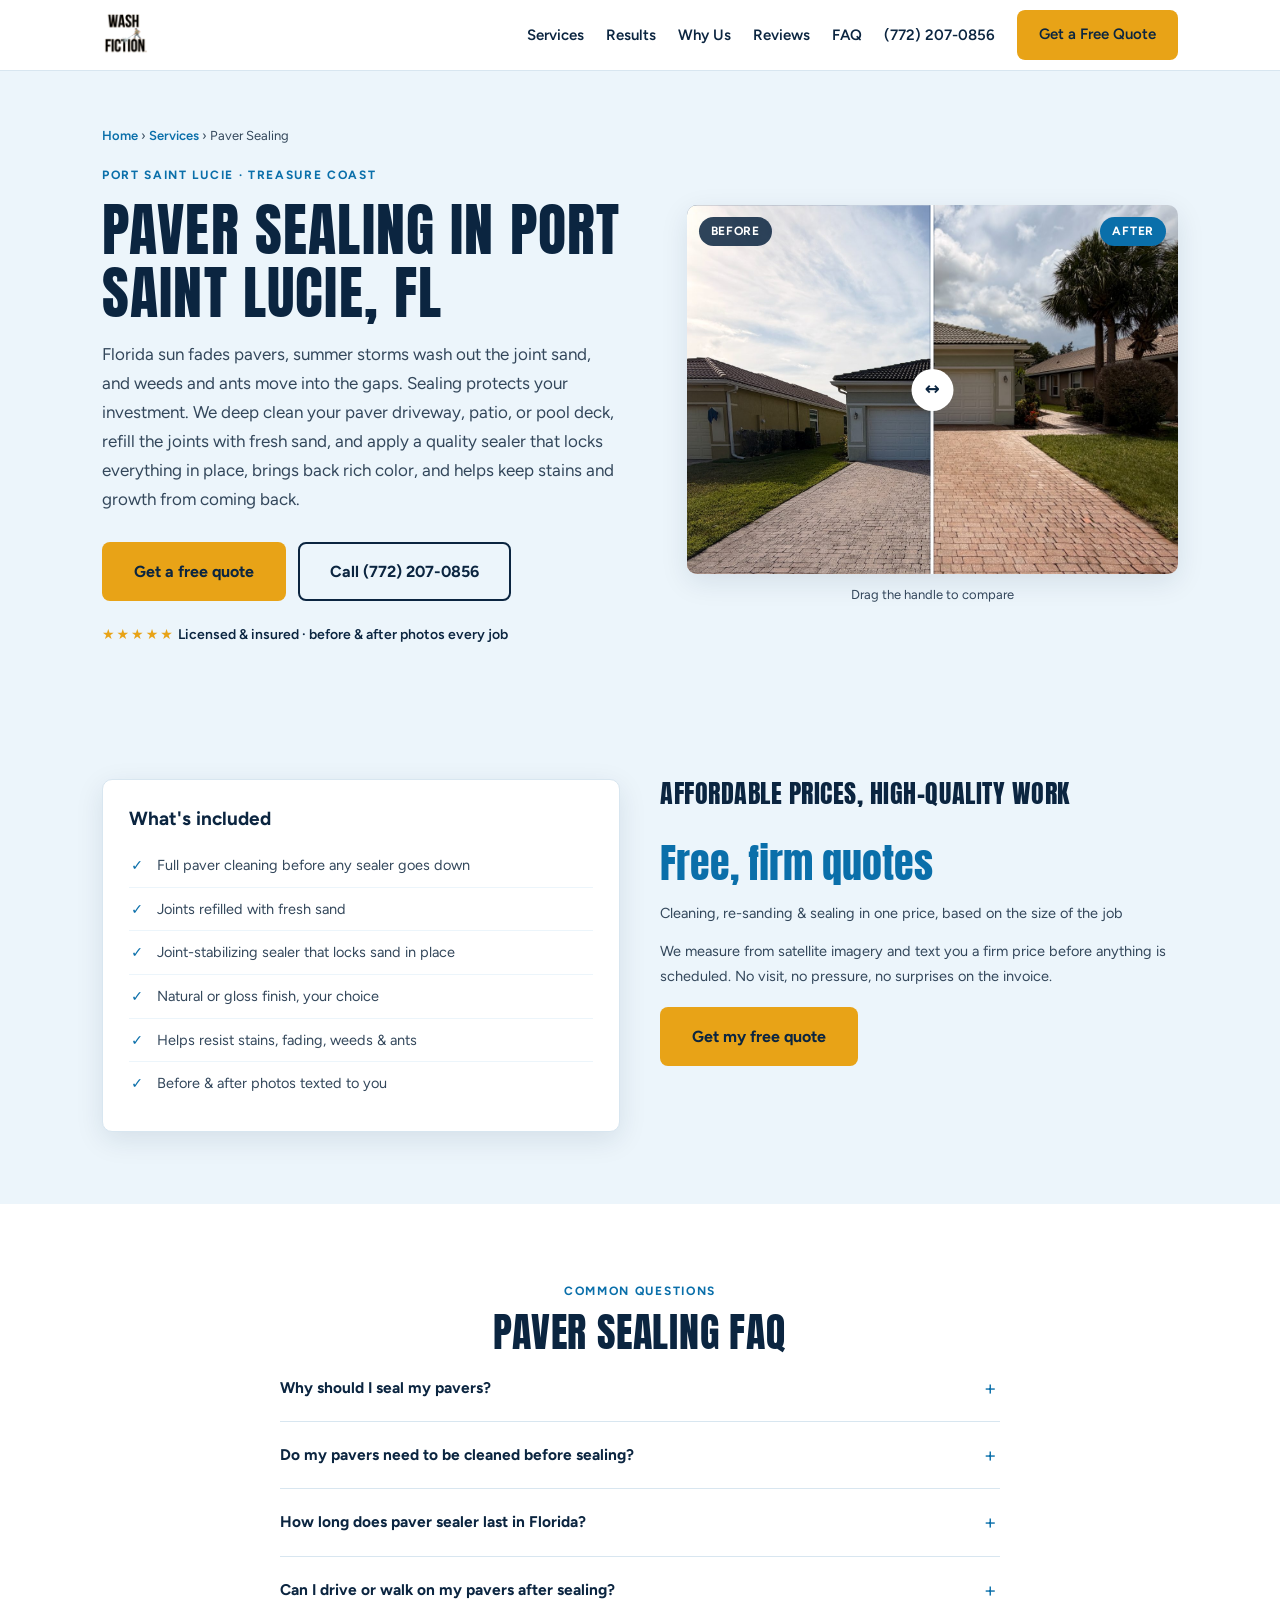
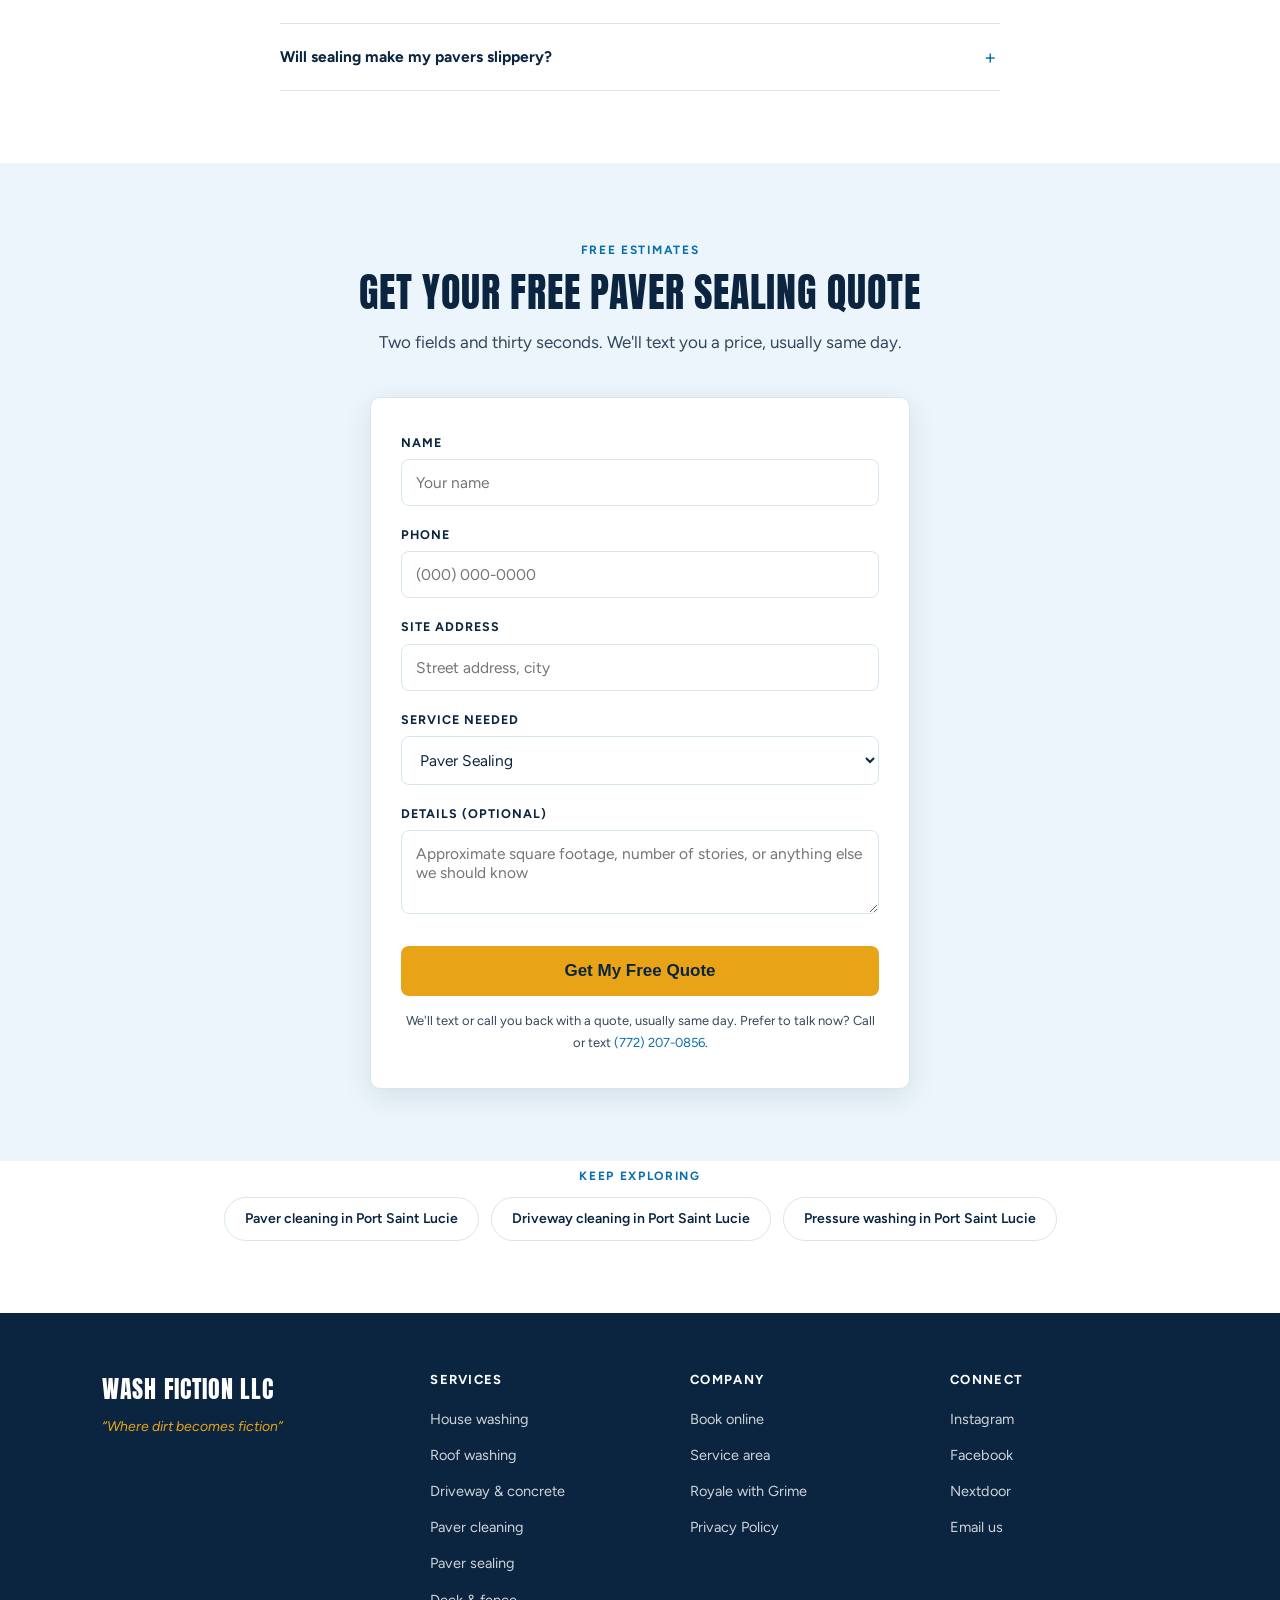
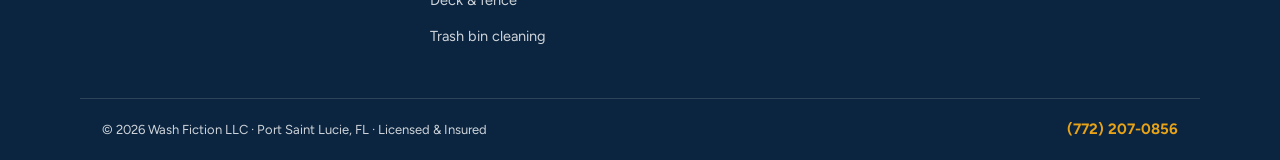
<file: paver-sealing.html>
<!DOCTYPE html>
<html lang="en">
<head>
<meta charset="UTF-8">
<meta name="viewport" content="width=device-width, initial-scale=1.0">

<!-- Google tag (gtag.js) -->
<script async src="https://www.googletagmanager.com/gtag/js?id=G-NVC5GT0XMM"></script>
<script>
  window.dataLayer = window.dataLayer || [];
  function gtag(){dataLayer.push(arguments);}
  gtag('js', new Date());
  gtag('config', 'G-NVC5GT0XMM');
</script>
<title>Paver Sealing Port Saint Lucie FL | Driveway &amp; Patio Paver Sealer | Wash Fiction</title>
<meta name="description" content="Paver sealing in Port Saint Lucie, FL. We clean, sand, and seal paver driveways, patios & pool decks to lock in joints, deepen color, and resist stains. Affordable prices, high-quality work. Free quotes.">
<link rel="canonical" href="https://washfiction.com/paver-sealing.html">
<meta property="og:title" content="Paver Sealing Port Saint Lucie FL | Driveway &amp; Patio Paver Sealer | Wash Fiction">
<meta property="og:description" content="Paver sealing in Port Saint Lucie, FL. We clean, sand, and seal paver driveways, patios & pool decks to lock in joints, deepen color, and resist stains. Affordable prices, high-quality work. Free quotes.">
<meta property="og:url" content="https://washfiction.com/paver-sealing.html">
<meta property="og:type" content="website">
<meta property="og:image" content="https://washfiction.com/og-image.jpg">
<meta property="og:image:width" content="1200">
<meta property="og:image:height" content="630">
<meta name="twitter:card" content="summary_large_image">
<meta name="twitter:title" content="Paver Sealing Port Saint Lucie FL | Driveway &amp; Patio Paver Sealer | Wash Fiction">
<meta name="twitter:description" content="Paver sealing in Port Saint Lucie, FL. We clean, sand, and seal paver driveways, patios & pool decks to lock in joints, deepen color, and resist stains. Affordable prices, high-quality work. Free quotes.">
<meta name="twitter:image" content="https://washfiction.com/og-image.jpg">
<link rel="preconnect" href="https://fonts.googleapis.com">
<link rel="preconnect" href="https://fonts.gstatic.com" crossorigin>
<link href="https://fonts.googleapis.com/css2?family=Anton&family=Figtree:wght@400;600;700&display=swap" rel="stylesheet">
<link rel="icon" href="favicon.png" sizes="192x192" type="image/png">
<link rel="apple-touch-icon" href="apple-touch-icon.png">
<link rel="stylesheet" href="styles.css">
<script type="application/ld+json">
{
 "@context": "https://schema.org",
 "@type": "LocalBusiness",
 "@id": "https://washfiction.com/#business",
 "name": "Wash Fiction LLC",
 "description": "Professional pressure washing and soft washing serving Port Saint Lucie, Stuart, Palm City, and the Treasure Coast of Florida.",
 "url": "https://washfiction.com",
 "telephone": "+17722070856",
 "email": "chris@washfiction.com",
 "image": "https://washfiction.com/og-image.jpg",
 "priceRange": "$$",
 "address": {
  "@type": "PostalAddress",
  "addressLocality": "Port Saint Lucie",
  "addressRegion": "FL",
  "addressCountry": "US"
 },
 "areaServed": [
  {
   "@type": "City",
   "name": "Port Saint Lucie"
  },
  {
   "@type": "City",
   "name": "Stuart"
  },
  {
   "@type": "City",
   "name": "Palm City"
  },
  {
   "@type": "City",
   "name": "Jensen Beach"
  },
  {
   "@type": "City",
   "name": "Fort Pierce"
  },
  {
   "@type": "City",
   "name": "Hobe Sound"
  }
 ],
 "sameAs": [
  "https://instagram.com/washfiction",
  "https://facebook.com/washfiction"
 ]
}
</script>
<script type="application/ld+json">
{
 "@context": "https://schema.org",
 "@type": "Service",
 "name": "Paver Sealing",
 "serviceType": "Paver Sealing",
 "provider": {
  "@id": "https://washfiction.com/#business"
 },
 "areaServed": {
  "@type": "City",
  "name": "Port Saint Lucie"
 },
 "url": "https://washfiction.com/paver-sealing.html"
}
</script>
<script type="application/ld+json">
{
 "@context": "https://schema.org",
 "@type": "BreadcrumbList",
 "itemListElement": [
  {
   "@type": "ListItem",
   "position": 1,
   "name": "Home",
   "item": "https://washfiction.com/"
  },
  {
   "@type": "ListItem",
   "position": 2,
   "name": "Paver Sealing",
   "item": "https://washfiction.com/paver-sealing.html"
  }
 ]
}
</script>
<script type="application/ld+json">
{
 "@context": "https://schema.org",
 "@type": "FAQPage",
 "mainEntity": [
  {
   "@type": "Question",
   "name": "Why should I seal my pavers?",
   "acceptedAnswer": {
    "@type": "Answer",
    "text": "Sealing locks the joint sand in place, helps resist oil and rust stains, slows algae and weed growth in the joints, and protects the color from Florida sun. Unsealed pavers fade, lose joint sand to rain and pressure washing, and get dirty again faster."
   }
  },
  {
   "@type": "Question",
   "name": "Do my pavers need to be cleaned before sealing?",
   "acceptedAnswer": {
    "@type": "Answer",
    "text": "Yes. Sealer locks in whatever is on the surface, so every sealing job starts with a full paver cleaning. We clean, let the pavers dry, refill the joints with fresh sand, and then seal."
   }
  },
  {
   "@type": "Question",
   "name": "How long does paver sealer last in Florida?",
   "acceptedAnswer": {
    "@type": "Answer",
    "text": "Most sealed pavers on the Treasure Coast need a fresh coat every 2 to 3 years, depending on sun exposure, traffic, and how often the area stays wet. Driveways and pool decks usually need it sooner than shaded patios."
   }
  },
  {
   "@type": "Question",
   "name": "Can I drive or walk on my pavers after sealing?",
   "acceptedAnswer": {
    "@type": "Answer",
    "text": "Foot traffic is usually fine after a few hours once the sealer is dry to the touch. Keep vehicles off for at least 24 hours so the sealer can cure. We'll give you exact timing for your job when we're done."
   }
  },
  {
   "@type": "Question",
   "name": "Will sealing make my pavers slippery?",
   "acceptedAnswer": {
    "@type": "Answer",
    "text": "Sealed pavers can be slicker when wet, especially around pools. If you're sealing a pool deck or walkway, we can talk through which finish makes the most sense for that area."
   }
  }
 ]
}
</script>

</head>
<body data-page="paver_sealing">
<nav>
  <div class="nav-inner">
    <div class="nav-brand">
      <a href="/" aria-label="Wash Fiction LLC home"><img src="logo.svg" width="46" height="46" alt="Wash Fiction LLC"></a>
    </div>
    <ul class="nav-links" id="navLinks">
      <li><a href="/#services">Services</a></li>
      <li><a href="/#results">Results</a></li>
      <li><a href="/#pricing">Why Us</a></li>
      <li><a href="/#reviews">Reviews</a></li>
      <li><a href="/#faq">FAQ</a></li>
      <li class="nav-phone-top"><a class="nav-phone" href="tel:+17722070856">(772) 207-0856</a></li>
      <li><a href="book.html" class="btn btn-gold nav-cta">Get a Free Quote</a></li>
    </ul>
    <a class="nav-call" href="tel:+17722070856" aria-label="Call Wash Fiction at (772) 207-0856"><svg viewBox="0 0 24 24" fill="none" stroke="currentColor" stroke-width="2.2" stroke-linecap="round" stroke-linejoin="round" aria-hidden="true"><path d="M22 16.92v3a2 2 0 0 1-2.18 2 19.79 19.79 0 0 1-8.63-3.07 19.5 19.5 0 0 1-6-6 19.79 19.79 0 0 1-3.07-8.67A2 2 0 0 1 4.11 2h3a2 2 0 0 1 2 1.72c.13.96.36 1.9.7 2.81a2 2 0 0 1-.45 2.11L8.09 9.91a16 16 0 0 0 6 6l1.27-1.27a2 2 0 0 1 2.11-.45c.91.34 1.85.57 2.81.7A2 2 0 0 1 22 16.92z"/></svg><span class="nav-call-label">Call</span></a>
    <button class="hamburger" id="hamburger" aria-label="Menu">
      <span></span><span></span><span></span>
    </button>
  </div>
</nav>

<header class="svc-hero band">
  <div class="wrap">
    <p class="crumbs"><a href="/">Home</a> &rsaquo; <a href="/#services">Services</a> &rsaquo; Paver Sealing</p>
    <div class="svc-hero-grid">
      <div>
        <p class="hero-loc">Port Saint Lucie &middot; Treasure Coast</p>
        <h1>Paver sealing in Port Saint Lucie, FL</h1>
        <p class="hero-sub" style="margin-top:16px;">Florida sun fades pavers, summer storms wash out the joint sand, and weeds and ants move into the gaps. Sealing protects your investment. We deep clean your paver driveway, patio, or pool deck, refill the joints with fresh sand, and apply a quality sealer that locks everything in place, brings back rich color, and helps keep stains and growth from coming back.</p>
        <div class="hero-btns" style="margin-top:24px;">
          <a href="#book" class="btn btn-gold">Get a free quote</a>
          <a href="tel:+17722070856" class="btn btn-outline">Call (772) 207-0856</a>
        </div>
        <p class="hero-proof"><span class="stars">★★★★★</span> Licensed &amp; insured &middot; before &amp; after photos every job</p>
      </div>
      <div>
      <div class="ba-slider" style="--pos:50%;">
        <img decoding="async" fetchpriority="high" class="img-after" src="Roof-House-Paver-After.JPG" width="1200" height="1600" alt="clean paver driveway ready for sealing Port Saint Lucie FL">
        <img decoding="async" fetchpriority="high" class="img-before" src="Roof-House-Paver-Before.jpg" width="1529" height="1600" alt="dirty faded paver driveway before cleaning and sealing Port Saint Lucie FL">
        <div class="tag tag-before">Before</div>
        <div class="tag tag-after">After</div>
        <div class="handle"></div>
        <input type="range" min="0" max="100" value="50" aria-label="Compare before and after">
      </div>
      <p class="ba-slider-caption">Drag the handle to compare</p>
      </div>
    </div>
  </div>
</header>

<section class="band">
  <div class="wrap two-col">
    <div class="svc-facts reveal">
      <h2>What's included</h2>
      <ul>
        <li>Full paver cleaning before any sealer goes down</li>
        <li>Joints refilled with fresh sand</li>
        <li>Joint-stabilizing sealer that locks sand in place</li>
        <li>Natural or gloss finish, your choice</li>
        <li>Helps resist stains, fading, weeds &amp; ants</li>
        <li>Before &amp; after photos texted to you</li>
      </ul>
    </div>
    <div class="reveal">
      <h2 style="font-size:26px;">Affordable prices, high-quality work</h2>
      <div class="rate-box"><span class="rate">Free, firm quotes</span></div>
      <p style="font-size:14.5px;">Cleaning, re-sanding &amp; sealing in one price, based on the size of the job</p>
      <p style="margin-top:14px;font-size:14.5px;">We measure from satellite imagery and text you a firm price before anything is scheduled. No visit, no pressure, no surprises on the invoice.</p>
      <a href="#book" class="btn btn-gold" style="margin-top:18px;">Get my free quote</a>
    </div>
  </div>
</section>

<section class="center">
  <div class="wrap">
    <p class="eyebrow reveal">Common questions</p>
    <h2 class="reveal">Paver Sealing FAQ</h2>
<div class="faq-list reveal">
    <details>
      <summary>Why should I seal my pavers?</summary>
      <p>Sealing locks the joint sand in place, helps resist oil and rust stains, slows algae and weed growth in the joints, and protects the color from Florida sun. Unsealed pavers fade, lose joint sand to rain and pressure washing, and get dirty again faster.</p>
    </details>
    <details>
      <summary>Do my pavers need to be cleaned before sealing?</summary>
      <p>Yes. Sealer locks in whatever is on the surface, so every sealing job starts with a full paver cleaning. We clean, let the pavers dry, refill the joints with fresh sand, and then seal.</p>
    </details>
    <details>
      <summary>How long does paver sealer last in Florida?</summary>
      <p>Most sealed pavers on the Treasure Coast need a fresh coat every 2 to 3 years, depending on sun exposure, traffic, and how often the area stays wet. Driveways and pool decks usually need it sooner than shaded patios.</p>
    </details>
    <details>
      <summary>Can I drive or walk on my pavers after sealing?</summary>
      <p>Foot traffic is usually fine after a few hours once the sealer is dry to the touch. Keep vehicles off for at least 24 hours so the sealer can cure. We'll give you exact timing for your job when we're done.</p>
    </details>
    <details>
      <summary>Will sealing make my pavers slippery?</summary>
      <p>Sealed pavers can be slicker when wet, especially around pools. If you're sealing a pool deck or walkway, we can talk through which finish makes the most sense for that area.</p>
    </details>
</div>
  </div>
</section>

<section id="book" class="band center">
  <div class="wrap">
    <p class="eyebrow reveal">Free estimates</p>
    <h2 class="reveal">Get your free paver sealing quote</h2>
    <p class="lede reveal">Two fields and thirty seconds. We'll text you a price, usually same day.</p>
    <div class="reveal">
      <form class="quote-form" id="quoteForm" action="https://api.web3forms.com/submit" method="POST" autocomplete="on">
        <input type="hidden" name="access_key" value="2c1e29c5-a08d-449c-82dc-ea2ef049fccb">
        <input type="hidden" name="subject" value="New Quote Request — Wash Fiction">
        <input type="hidden" name="from_name" value="Wash Fiction Website">
        <input type="hidden" name="page" value="paver_sealing">
        <input type="checkbox" name="botcheck" style="display:none;">

        <label for="qf-name">Name</label>
        <input type="text" id="qf-name" name="name" placeholder="Your name" required autocomplete="name" autocapitalize="words">

        <label for="qf-phone">Phone</label>
        <input type="tel" id="qf-phone" name="phone" placeholder="(000) 000-0000" required autocomplete="tel" inputmode="tel">

        <label for="qf-address">Site Address</label>
        <input type="text" id="qf-address" name="site_address" placeholder="Street address, city" required autocomplete="street-address" autocapitalize="words">

        <label for="qf-service">Service Needed</label>
        <select id="qf-service" name="service" required>
        <option value="House Wash">House Wash</option>
        <option value="Roof Wash">Roof Wash</option>
        <option value="Concrete Cleaning">Concrete Cleaning</option>
        <option value="Paver Cleaning">Paver Cleaning</option>
        <option value="Paver Sealing" selected>Paver Sealing</option>
        <option value="Deck Cleaning">Deck Cleaning</option>
        <option value="Fence Cleaning">Fence Cleaning</option>
        <option value="Trash Bin Cleaning">Trash Bin Cleaning</option>
        <option value="House &amp; Concrete Combo">House &amp; Concrete Combo</option>
        <option value="Multiple / Not Sure">Multiple / Not Sure</option>
        </select>

        <label for="qf-details">Details (optional)</label>
        <textarea id="qf-details" name="details" placeholder="Approximate square footage, number of stories, or anything else we should know"></textarea>

        <button type="submit" class="btn btn-gold">Get My Free Quote</button>
        <p class="form-note">We'll text or call you back with a quote, usually same day. Prefer to talk now? Call or text <a href="tel:+17722070856">(772) 207-0856</a>.</p>
      </form>
      <div class="form-success" id="formSuccess">
        <div class="display">Request received!</div>
        <p>Thanks for reaching out. We'll get back to you with a quote shortly, usually the same day. Need us fast? Call or text (772) 207-0856.</p>
      </div>
    </div>
  </div>
</section>

<section class="center" style="padding-top:0;">
  <div class="wrap">
    <p class="eyebrow reveal">Keep exploring</p>
    <div class="related reveal">
      <a href="paver-cleaning.html">Paver cleaning in Port Saint Lucie</a>
      <a href="concrete-cleaning.html">Driveway cleaning in Port Saint Lucie</a>
      <a href="/">Pressure washing in Port Saint Lucie</a>
    </div>
  </div>
</section>

<footer>
  <div class="footer-top">
    <div>
      <div class="footer-brand-name">Wash Fiction LLC</div>
      <div class="footer-brand-tag">&ldquo;Where dirt becomes fiction&rdquo;</div>
    </div>
    <div>
      <h2>Services</h2>
      <ul>
        <li><a href="house-washing.html">House washing</a></li>
        <li><a href="roof-washing.html">Roof washing</a></li>
        <li><a href="concrete-cleaning.html">Driveway &amp; concrete</a></li>
        <li><a href="paver-cleaning.html">Paver cleaning</a></li>
        <li><a href="paver-sealing.html">Paver sealing</a></li>
        <li><a href="deck-fence-cleaning.html">Deck &amp; fence</a></li>
        <li><a href="trash-bin-cleaning.html">Trash bin cleaning</a></li>
      </ul>
    </div>
    <div>
      <h2>Company</h2>
      <ul>
        <li><a href="book.html">Book online</a></li>
        <li><a href="/#area">Service area</a></li>
        <li><a href="royale-with-grime.html">Royale with Grime</a></li>
        <li><a href="privacy.html">Privacy Policy</a></li>
      </ul>
    </div>
    <div>
      <h2>Connect</h2>
      <ul>
        <li><a href="https://instagram.com/washfiction" target="_blank" rel="noopener">Instagram</a></li>
        <li><a href="https://facebook.com/washfiction" target="_blank" rel="noopener">Facebook</a></li>
        <li><a href="https://nextdoor.com" target="_blank" rel="noopener">Nextdoor</a></li>
        <li><a href="mailto:chris@washfiction.com">Email us</a></li>
      </ul>
    </div>
  </div>
  <div class="footer-bottom">
    <div>&copy; 2026 Wash Fiction LLC &middot; Port Saint Lucie, FL &middot; Licensed &amp; Insured</div>
    <a class="footer-phone" href="tel:+17722070856">(772) 207-0856</a>
  </div>
</footer>
<div class="mobile-cta">
  <a href="tel:+17722070856" class="mc-call" aria-label="Call or text (772) 207-0856"><svg viewBox="0 0 24 24" fill="none" stroke="currentColor" stroke-width="2.2" stroke-linecap="round" stroke-linejoin="round" aria-hidden="true"><path d="M22 16.92v3a2 2 0 0 1-2.18 2 19.79 19.79 0 0 1-8.63-3.07 19.5 19.5 0 0 1-6-6 19.79 19.79 0 0 1-3.07-8.67A2 2 0 0 1 4.11 2h3a2 2 0 0 1 2 1.72c.13.96.36 1.9.7 2.81a2 2 0 0 1-.45 2.11L8.09 9.91a16 16 0 0 0 6 6l1.27-1.27a2 2 0 0 1 2.11-.45c.91.34 1.85.57 2.81.7A2 2 0 0 1 22 16.92z"/></svg>Call or Text</a>
  <a href="book.html" class="mc-quote"><svg viewBox="0 0 24 24" fill="none" stroke="currentColor" stroke-width="2.2" stroke-linecap="round" stroke-linejoin="round" aria-hidden="true"><path d="M14 2H6a2 2 0 0 0-2 2v16a2 2 0 0 0 2 2h12a2 2 0 0 0 2-2V8z"/><polyline points="14 2 14 8 20 8"/><line x1="9" y1="15" x2="15" y2="15"/></svg>Free Quote</a>
</div>
<script src="main.js" defer></script>
</body>
</html>
</file>
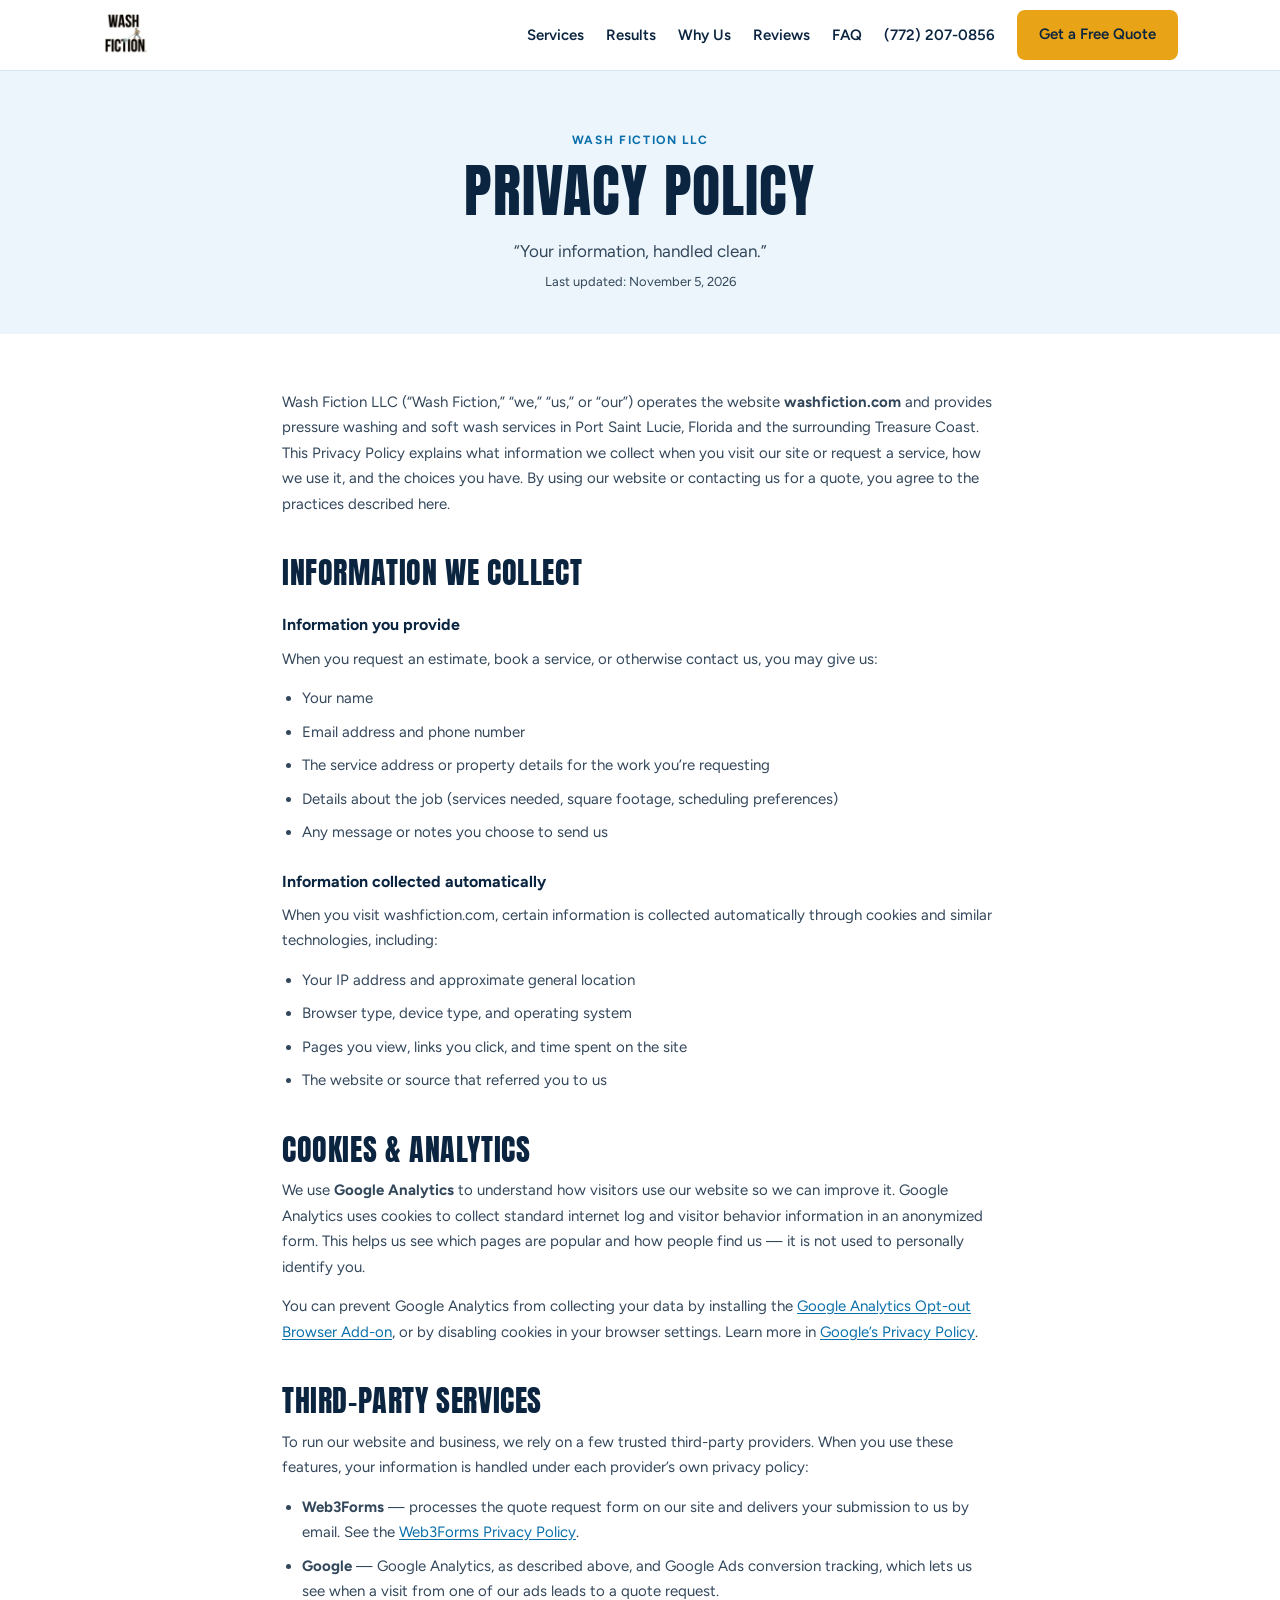
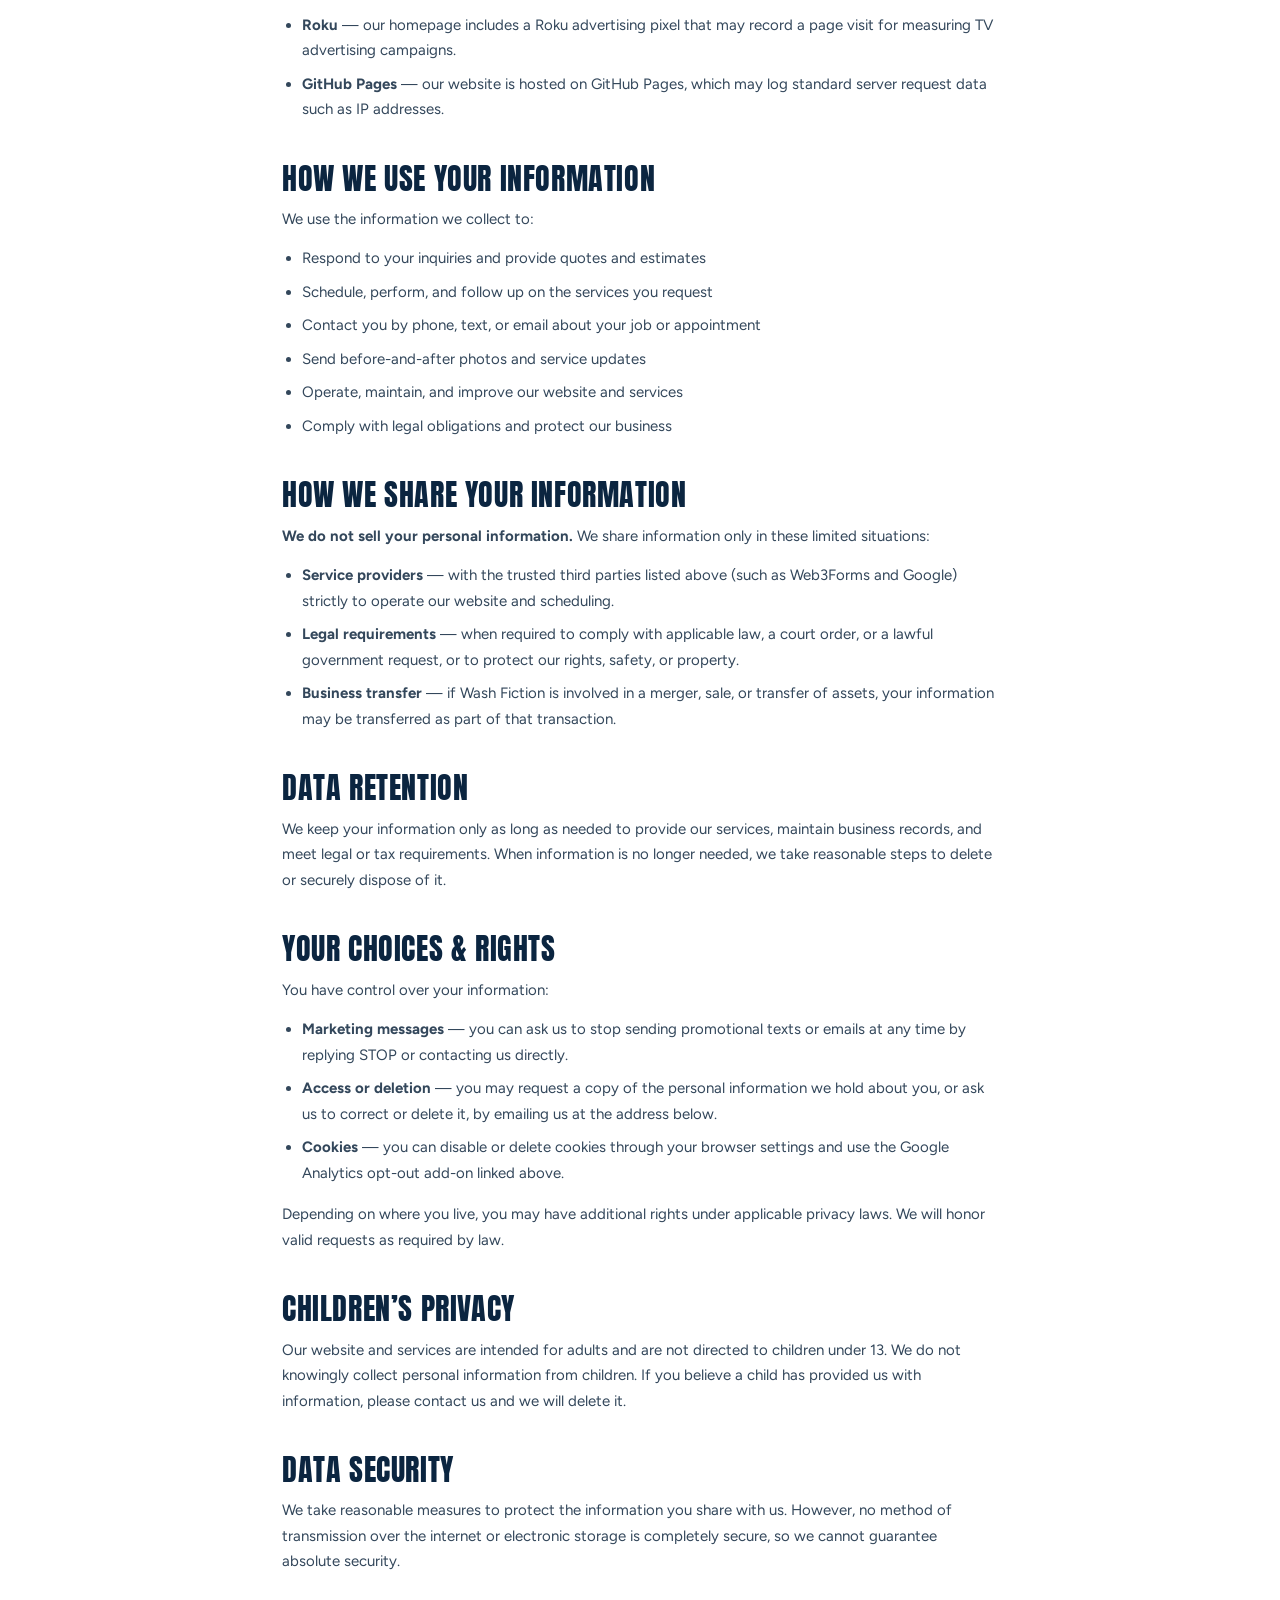
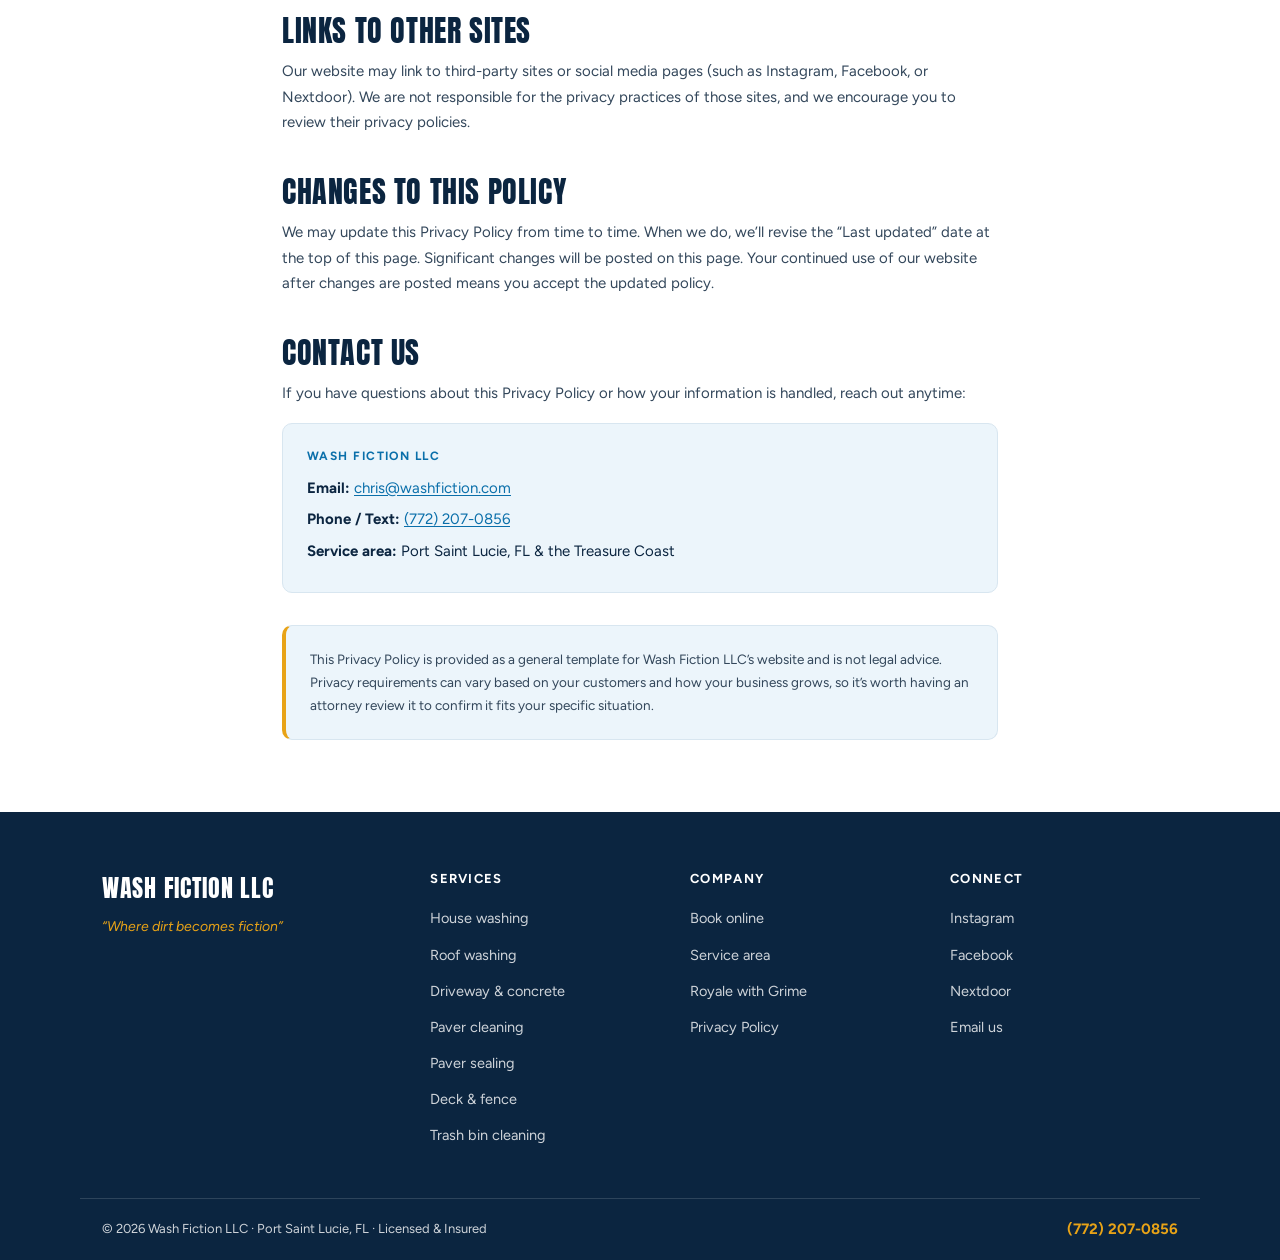
<file: privacy.html>
<!DOCTYPE html>
<html lang="en">
<head>
<meta charset="UTF-8">
<meta name="viewport" content="width=device-width, initial-scale=1.0">

<!-- Google tag (gtag.js) -->
<script async src="https://www.googletagmanager.com/gtag/js?id=G-NVC5GT0XMM"></script>
<script>
  window.dataLayer = window.dataLayer || [];
  function gtag(){dataLayer.push(arguments);}
  gtag('js', new Date());
  gtag('config', 'G-NVC5GT0XMM');
</script>
<title>Privacy Policy | Wash Fiction LLC</title>
<meta name="description" content="Privacy Policy for Wash Fiction LLC: how we collect, use, and protect the information you share when you visit washfiction.com or request a pressure washing quote in Port Saint Lucie and the Treasure Coast.">
<link rel="canonical" href="https://washfiction.com/privacy.html">
<meta property="og:title" content="Privacy Policy | Wash Fiction LLC">
<meta property="og:description" content="Privacy Policy for Wash Fiction LLC: how we collect, use, and protect the information you share when you visit washfiction.com or request a pressure washing quote in Port Saint Lucie and the Treasure Coast.">
<meta property="og:url" content="https://washfiction.com/privacy.html">
<meta property="og:type" content="website">
<meta property="og:image" content="https://washfiction.com/og-image.jpg">
<meta property="og:image:width" content="1200">
<meta property="og:image:height" content="630">
<meta name="twitter:card" content="summary_large_image">
<meta name="twitter:image" content="https://washfiction.com/og-image.jpg">
<link rel="preconnect" href="https://fonts.googleapis.com">
<link rel="preconnect" href="https://fonts.gstatic.com" crossorigin>
<link href="https://fonts.googleapis.com/css2?family=Anton&family=Figtree:wght@400;600;700&display=swap" rel="stylesheet">
<link rel="icon" href="favicon.png" sizes="192x192" type="image/png">
<link rel="apple-touch-icon" href="apple-touch-icon.png">
<link rel="stylesheet" href="styles.css">
<style>
.policy { padding: 56px 0 72px; }
.policy-wrap { max-width: 760px; }
.policy-intro { font-size: 16px; margin-bottom: 8px; }
.policy h2 { font-size: clamp(22px, 3.4vw, 30px); margin: 40px 0 12px; }
.policy h3 { font-size: 16px; margin: 22px 0 8px; }
.policy p, .policy li { font-size: 15px; }
.policy p { margin-bottom: 14px; }
.policy ul { margin: 0 0 16px 20px; }
.policy li { margin-bottom: 8px; }
.policy a { text-decoration: underline; text-underline-offset: 2px; }
.contact-card, .policy-note { background: var(--sky); border: 1px solid var(--line); border-radius: var(--radius); padding: 22px 24px; margin-top: 16px; }
.contact-card p { margin-bottom: 6px; color: var(--ink); }
.contact-card .label { font-size: 12px; font-weight: 700; letter-spacing: .12em; text-transform: uppercase; color: var(--blue); margin-bottom: 10px; }
.policy-note { margin-top: 32px; border-left: 4px solid var(--gold); }
.policy-note p { margin: 0; font-size: 13.5px; }
</style>
</head>
<body data-page="privacy">
<nav>
  <div class="nav-inner">
    <div class="nav-brand">
      <a href="/" aria-label="Wash Fiction LLC home"><img src="logo.svg" width="46" height="46" alt="Wash Fiction LLC"></a>
    </div>
    <ul class="nav-links" id="navLinks">
      <li><a href="/#services">Services</a></li>
      <li><a href="/#results">Results</a></li>
      <li><a href="/#pricing">Why Us</a></li>
      <li><a href="/#reviews">Reviews</a></li>
      <li><a href="/#faq">FAQ</a></li>
      <li class="nav-phone-top"><a class="nav-phone" href="tel:+17722070856">(772) 207-0856</a></li>
      <li><a href="book.html" class="btn btn-gold nav-cta">Get a Free Quote</a></li>
    </ul>
    <a class="nav-call" href="tel:+17722070856" aria-label="Call Wash Fiction at (772) 207-0856"><svg viewBox="0 0 24 24" fill="none" stroke="currentColor" stroke-width="2.2" stroke-linecap="round" stroke-linejoin="round" aria-hidden="true"><path d="M22 16.92v3a2 2 0 0 1-2.18 2 19.79 19.79 0 0 1-8.63-3.07 19.5 19.5 0 0 1-6-6 19.79 19.79 0 0 1-3.07-8.67A2 2 0 0 1 4.11 2h3a2 2 0 0 1 2 1.72c.13.96.36 1.9.7 2.81a2 2 0 0 1-.45 2.11L8.09 9.91a16 16 0 0 0 6 6l1.27-1.27a2 2 0 0 1 2.11-.45c.91.34 1.85.57 2.81.7A2 2 0 0 1 22 16.92z"/></svg><span class="nav-call-label">Call</span></a>
    <button class="hamburger" id="hamburger" aria-label="Menu">
      <span></span><span></span><span></span>
    </button>
  </div>
</nav>

<header class="svc-hero band" style="padding-bottom:40px;">
  <div class="wrap center">
    <p class="eyebrow">Wash Fiction LLC</p>
    <h1>Privacy Policy</h1>
    <p class="lede" style="margin-bottom:6px;">&ldquo;Your information, handled clean.&rdquo;</p>
    <p style="font-size:13px;">Last updated: November 5, 2026</p>
  </div>
</header>

<main class="policy">
  <div class="wrap policy-wrap">
  <p class="policy-intro">Wash Fiction LLC (&ldquo;Wash Fiction,&rdquo; &ldquo;we,&rdquo; &ldquo;us,&rdquo; or &ldquo;our&rdquo;) operates the website <strong>washfiction.com</strong> and provides pressure washing and soft wash services in Port Saint Lucie, Florida and the surrounding Treasure Coast. This Privacy Policy explains what information we collect when you visit our site or request a service, how we use it, and the choices you have. By using our website or contacting us for a quote, you agree to the practices described here.</p>

  <h2>Information We Collect</h2>

  <h3>Information you provide</h3>
  <p>When you request an estimate, book a service, or otherwise contact us, you may give us:</p>
  <ul>
    <li>Your name</li>
    <li>Email address and phone number</li>
    <li>The service address or property details for the work you&rsquo;re requesting</li>
    <li>Details about the job (services needed, square footage, scheduling preferences)</li>
    <li>Any message or notes you choose to send us</li>
  </ul>

  <h3>Information collected automatically</h3>
  <p>When you visit washfiction.com, certain information is collected automatically through cookies and similar technologies, including:</p>
  <ul>
    <li>Your IP address and approximate general location</li>
    <li>Browser type, device type, and operating system</li>
    <li>Pages you view, links you click, and time spent on the site</li>
    <li>The website or source that referred you to us</li>
  </ul>

  <h2>Cookies &amp; Analytics</h2>
  <p>We use <strong>Google Analytics</strong> to understand how visitors use our website so we can improve it. Google Analytics uses cookies to collect standard internet log and visitor behavior information in an anonymized form. This helps us see which pages are popular and how people find us &mdash; it is not used to personally identify you.</p>
  <p>You can prevent Google Analytics from collecting your data by installing the <a href="https://tools.google.com/dlpage/gaoptout" target="_blank" rel="noopener">Google Analytics Opt-out Browser Add-on</a>, or by disabling cookies in your browser settings. Learn more in <a href="https://policies.google.com/privacy" target="_blank" rel="noopener">Google&rsquo;s Privacy Policy</a>.</p>

  <h2>Third-Party Services</h2>
  <p>To run our website and business, we rely on a few trusted third-party providers. When you use these features, your information is handled under each provider&rsquo;s own privacy policy:</p>
  <ul>
    <li><strong>Web3Forms</strong> &mdash; processes the quote request form on our site and delivers your submission to us by email. See the <a href="https://web3forms.com/privacy" target="_blank" rel="noopener">Web3Forms Privacy Policy</a>.</li>
    <li><strong>Google</strong> &mdash; Google Analytics, as described above, and Google Ads conversion tracking, which lets us see when a visit from one of our ads leads to a quote request.</li>
    <li><strong>Roku</strong> &mdash; our homepage includes a Roku advertising pixel that may record a page visit for measuring TV advertising campaigns.</li>
    <li><strong>GitHub Pages</strong> &mdash; our website is hosted on GitHub Pages, which may log standard server request data such as IP addresses.</li>
  </ul>

  <h2>How We Use Your Information</h2>
  <p>We use the information we collect to:</p>
  <ul>
    <li>Respond to your inquiries and provide quotes and estimates</li>
    <li>Schedule, perform, and follow up on the services you request</li>
    <li>Contact you by phone, text, or email about your job or appointment</li>
    <li>Send before-and-after photos and service updates</li>
    <li>Operate, maintain, and improve our website and services</li>
    <li>Comply with legal obligations and protect our business</li>
  </ul>

  <h2>How We Share Your Information</h2>
  <p><strong>We do not sell your personal information.</strong> We share information only in these limited situations:</p>
  <ul>
    <li><strong>Service providers</strong> &mdash; with the trusted third parties listed above (such as Web3Forms and Google) strictly to operate our website and scheduling.</li>
    <li><strong>Legal requirements</strong> &mdash; when required to comply with applicable law, a court order, or a lawful government request, or to protect our rights, safety, or property.</li>
    <li><strong>Business transfer</strong> &mdash; if Wash Fiction is involved in a merger, sale, or transfer of assets, your information may be transferred as part of that transaction.</li>
  </ul>

  <h2>Data Retention</h2>
  <p>We keep your information only as long as needed to provide our services, maintain business records, and meet legal or tax requirements. When information is no longer needed, we take reasonable steps to delete or securely dispose of it.</p>

  <h2>Your Choices &amp; Rights</h2>
  <p>You have control over your information:</p>
  <ul>
    <li><strong>Marketing messages</strong> &mdash; you can ask us to stop sending promotional texts or emails at any time by replying STOP or contacting us directly.</li>
    <li><strong>Access or deletion</strong> &mdash; you may request a copy of the personal information we hold about you, or ask us to correct or delete it, by emailing us at the address below.</li>
    <li><strong>Cookies</strong> &mdash; you can disable or delete cookies through your browser settings and use the Google Analytics opt-out add-on linked above.</li>
  </ul>
  <p>Depending on where you live, you may have additional rights under applicable privacy laws. We will honor valid requests as required by law.</p>

  <h2>Children&rsquo;s Privacy</h2>
  <p>Our website and services are intended for adults and are not directed to children under 13. We do not knowingly collect personal information from children. If you believe a child has provided us with information, please contact us and we will delete it.</p>

  <h2>Data Security</h2>
  <p>We take reasonable measures to protect the information you share with us. However, no method of transmission over the internet or electronic storage is completely secure, so we cannot guarantee absolute security.</p>

  <h2>Links to Other Sites</h2>
  <p>Our website may link to third-party sites or social media pages (such as Instagram, Facebook, or Nextdoor). We are not responsible for the privacy practices of those sites, and we encourage you to review their privacy policies.</p>

  <h2>Changes to This Policy</h2>
  <p>We may update this Privacy Policy from time to time. When we do, we&rsquo;ll revise the &ldquo;Last updated&rdquo; date at the top of this page. Significant changes will be posted on this page. Your continued use of our website after changes are posted means you accept the updated policy.</p>

  <h2>Contact Us</h2>
  <p>If you have questions about this Privacy Policy or how your information is handled, reach out anytime:</p>
  <div class="contact-card">
    <p class="label">Wash Fiction LLC</p>
    <p><strong>Email:</strong> <a href="mailto:chris@washfiction.com">chris@washfiction.com</a></p>
    <p><strong>Phone / Text:</strong> <a href="tel:+17722070856">(772) 207-0856</a></p>
    <p><strong>Service area:</strong> Port Saint Lucie, FL &amp; the Treasure Coast</p>
  </div>

  <div class="policy-note">
    <p>This Privacy Policy is provided as a general template for Wash Fiction LLC&rsquo;s website and is not legal advice. Privacy requirements can vary based on your customers and how your business grows, so it&rsquo;s worth having an attorney review it to confirm it fits your specific situation.</p>
  </div>
  </div>
</main>

<footer>
  <div class="footer-top">
    <div>
      <div class="footer-brand-name">Wash Fiction LLC</div>
      <div class="footer-brand-tag">&ldquo;Where dirt becomes fiction&rdquo;</div>
    </div>
    <div>
      <h2>Services</h2>
      <ul>
        <li><a href="house-washing.html">House washing</a></li>
        <li><a href="roof-washing.html">Roof washing</a></li>
        <li><a href="concrete-cleaning.html">Driveway &amp; concrete</a></li>
        <li><a href="paver-cleaning.html">Paver cleaning</a></li>
        <li><a href="paver-sealing.html">Paver sealing</a></li>
        <li><a href="deck-fence-cleaning.html">Deck &amp; fence</a></li>
        <li><a href="trash-bin-cleaning.html">Trash bin cleaning</a></li>
      </ul>
    </div>
    <div>
      <h2>Company</h2>
      <ul>
        <li><a href="book.html">Book online</a></li>
        <li><a href="/#area">Service area</a></li>
        <li><a href="royale-with-grime.html">Royale with Grime</a></li>
        <li><a href="privacy.html">Privacy Policy</a></li>
      </ul>
    </div>
    <div>
      <h2>Connect</h2>
      <ul>
        <li><a href="https://instagram.com/washfiction" target="_blank" rel="noopener">Instagram</a></li>
        <li><a href="https://facebook.com/washfiction" target="_blank" rel="noopener">Facebook</a></li>
        <li><a href="https://nextdoor.com" target="_blank" rel="noopener">Nextdoor</a></li>
        <li><a href="mailto:chris@washfiction.com">Email us</a></li>
      </ul>
    </div>
  </div>
  <div class="footer-bottom">
    <div>&copy; 2026 Wash Fiction LLC &middot; Port Saint Lucie, FL &middot; Licensed &amp; Insured</div>
    <a class="footer-phone" href="tel:+17722070856">(772) 207-0856</a>
  </div>
</footer>
<div class="mobile-cta">
  <a href="tel:+17722070856" class="mc-call" aria-label="Call or text (772) 207-0856"><svg viewBox="0 0 24 24" fill="none" stroke="currentColor" stroke-width="2.2" stroke-linecap="round" stroke-linejoin="round" aria-hidden="true"><path d="M22 16.92v3a2 2 0 0 1-2.18 2 19.79 19.79 0 0 1-8.63-3.07 19.5 19.5 0 0 1-6-6 19.79 19.79 0 0 1-3.07-8.67A2 2 0 0 1 4.11 2h3a2 2 0 0 1 2 1.72c.13.96.36 1.9.7 2.81a2 2 0 0 1-.45 2.11L8.09 9.91a16 16 0 0 0 6 6l1.27-1.27a2 2 0 0 1 2.11-.45c.91.34 1.85.57 2.81.7A2 2 0 0 1 22 16.92z"/></svg>Call or Text</a>
  <a href="book.html" class="mc-quote"><svg viewBox="0 0 24 24" fill="none" stroke="currentColor" stroke-width="2.2" stroke-linecap="round" stroke-linejoin="round" aria-hidden="true"><path d="M14 2H6a2 2 0 0 0-2 2v16a2 2 0 0 0 2 2h12a2 2 0 0 0 2-2V8z"/><polyline points="14 2 14 8 20 8"/><line x1="9" y1="15" x2="15" y2="15"/></svg>Free Quote</a>
</div>
<script src="main.js" defer></script>
</body>
</html>
</file>
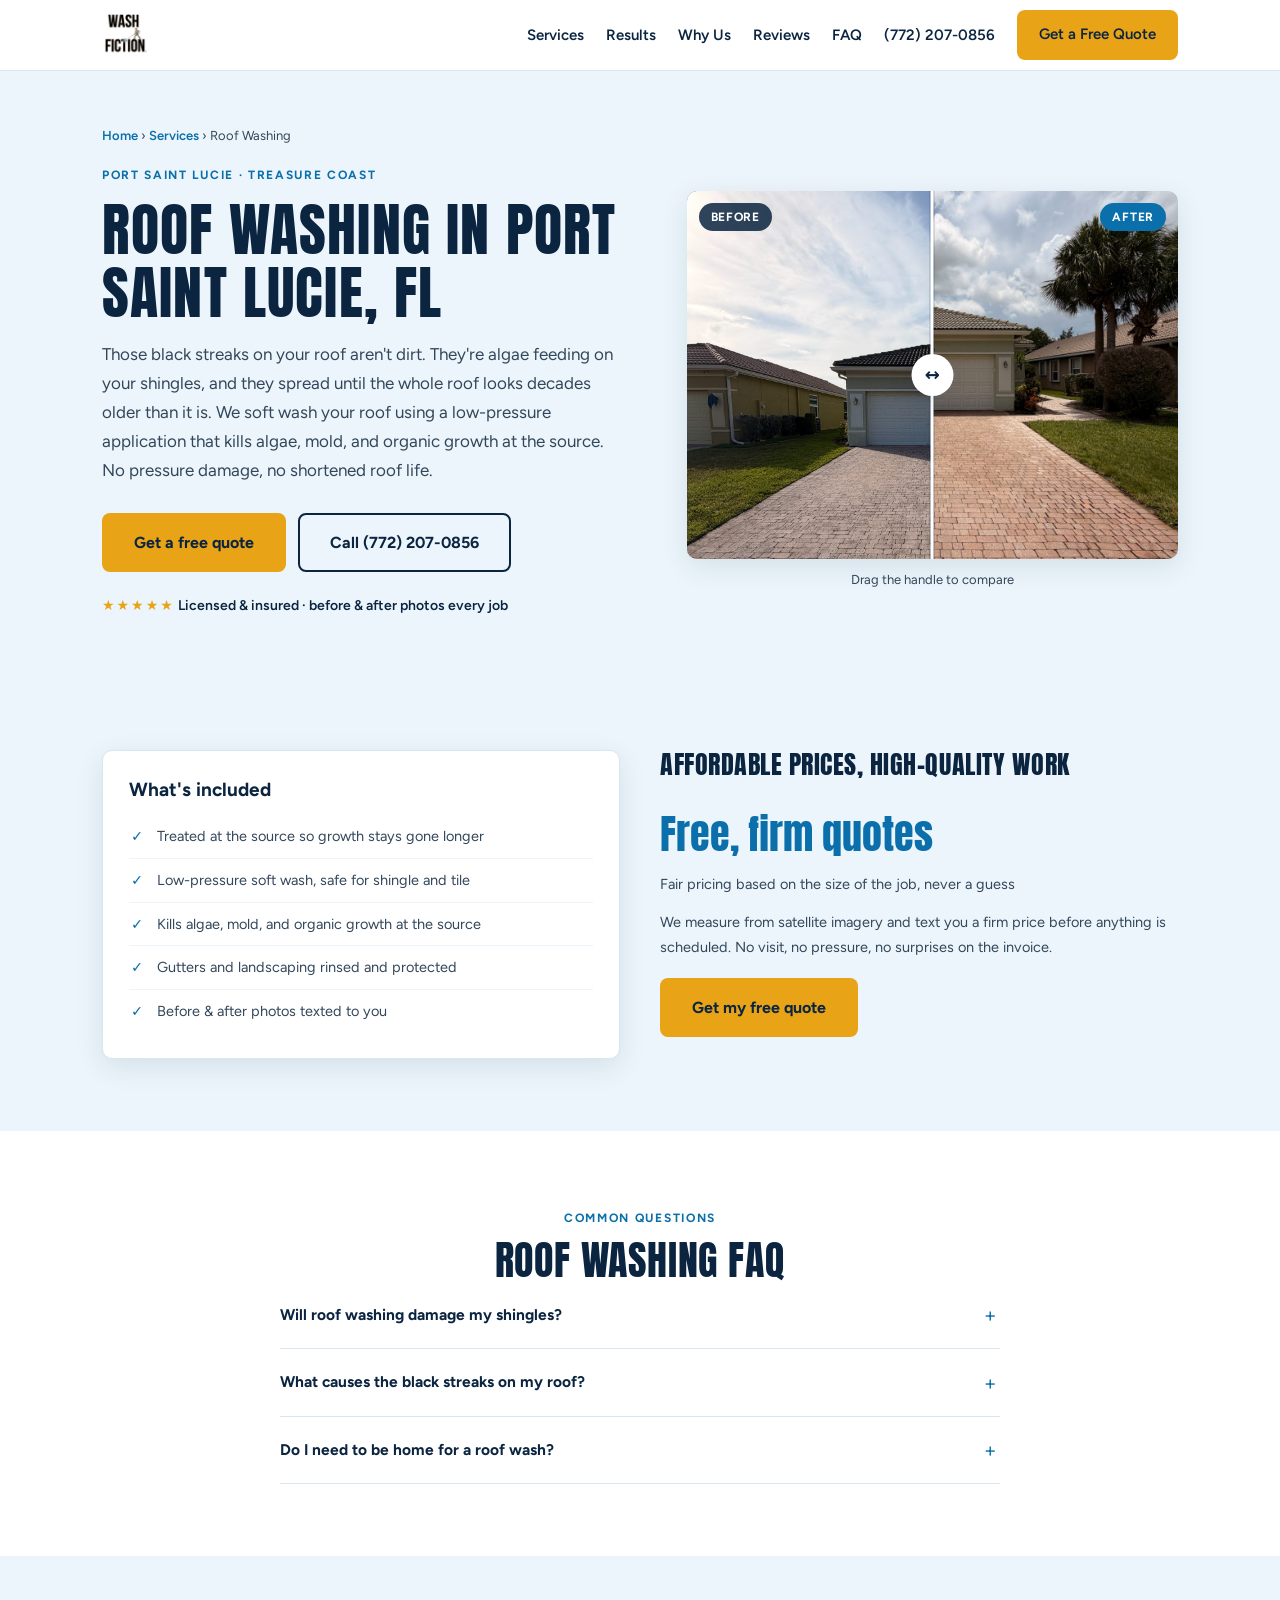
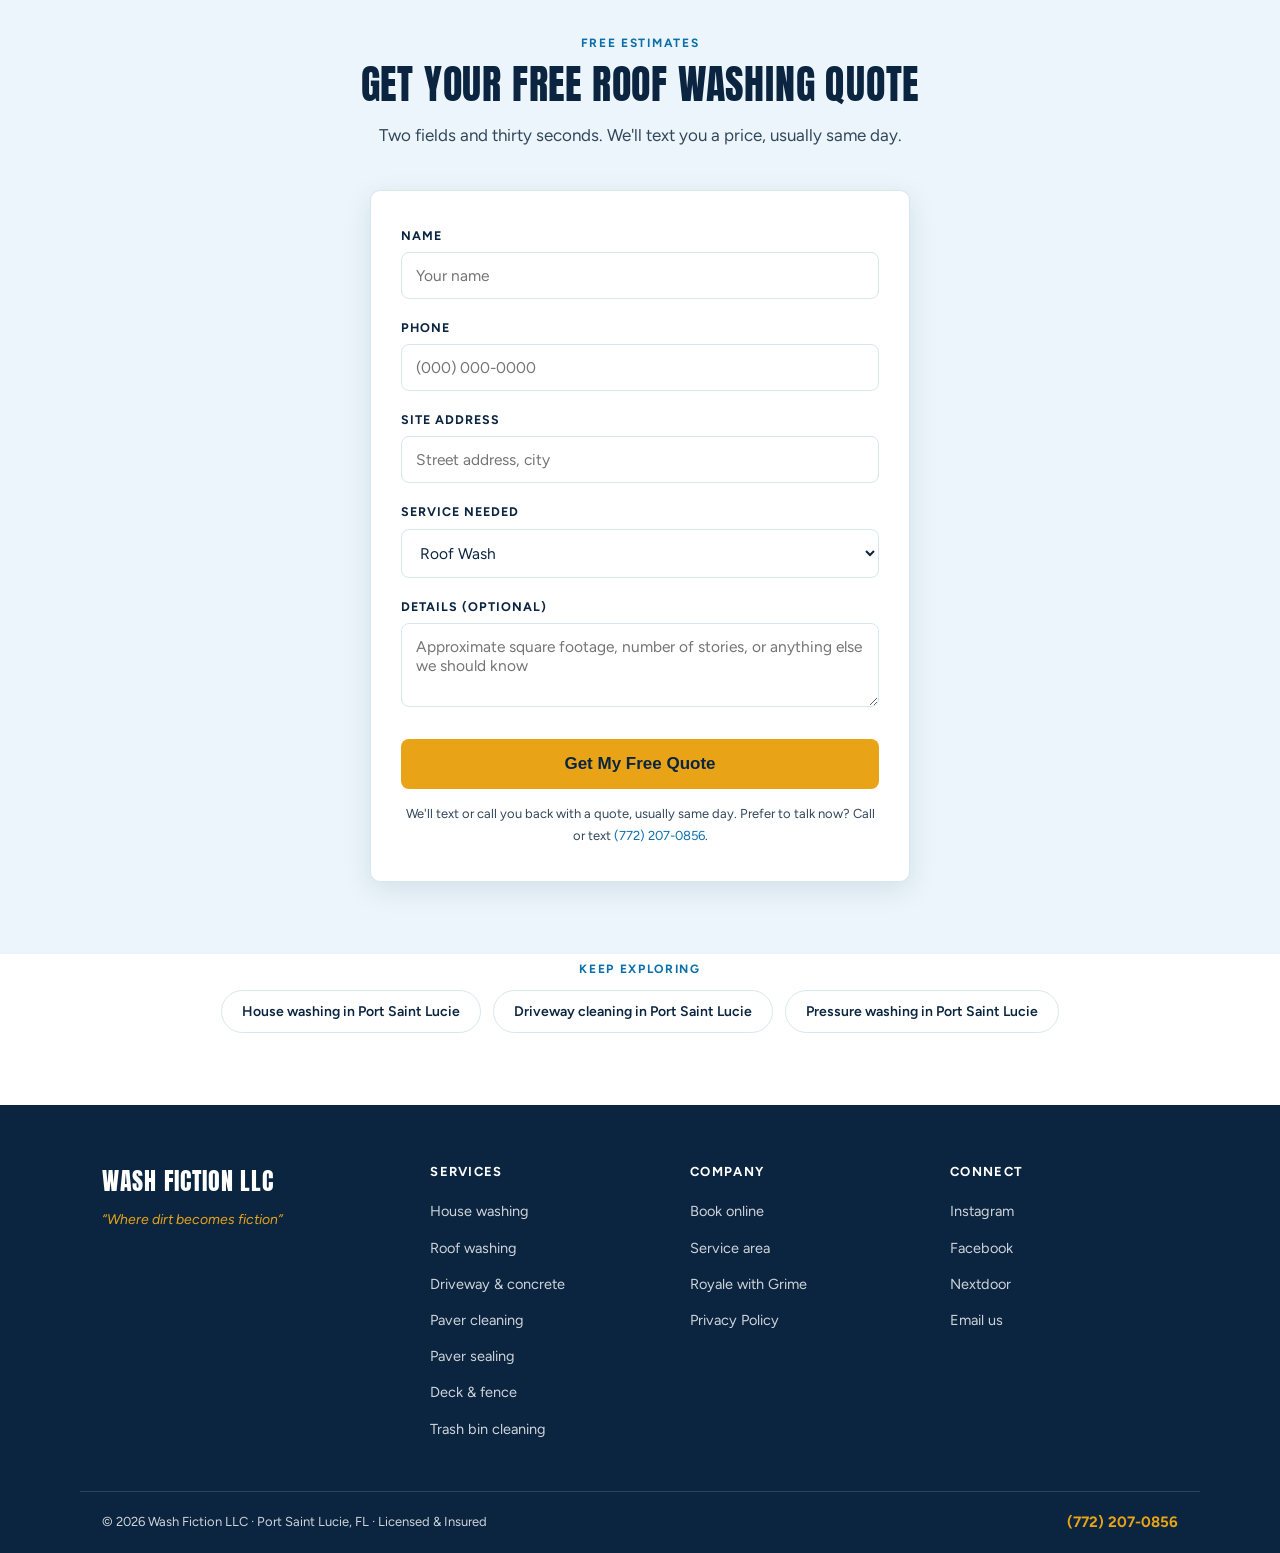
<file: roof-washing.html>
<!DOCTYPE html>
<html lang="en">
<head>
<meta charset="UTF-8">
<meta name="viewport" content="width=device-width, initial-scale=1.0">

<!-- Google tag (gtag.js) -->
<script async src="https://www.googletagmanager.com/gtag/js?id=G-NVC5GT0XMM"></script>
<script>
  window.dataLayer = window.dataLayer || [];
  function gtag(){dataLayer.push(arguments);}
  gtag('js', new Date());
  gtag('config', 'G-NVC5GT0XMM');
</script>
<title>Roof Washing Port Saint Lucie FL | Soft Wash Roof Cleaning | Wash Fiction</title>
<meta name="description" content="Soft wash roof cleaning in Port Saint Lucie, FL. Removes black streaks & algae from shingle and tile roofs safely, with no pressure damage. Affordable prices, high-quality work. Free quotes.">
<link rel="canonical" href="https://washfiction.com/roof-washing.html">
<meta property="og:title" content="Roof Washing Port Saint Lucie FL | Soft Wash Roof Cleaning | Wash Fiction">
<meta property="og:description" content="Soft wash roof cleaning in Port Saint Lucie, FL. Removes black streaks & algae from shingle and tile roofs safely, with no pressure damage. Affordable prices, high-quality work. Free quotes.">
<meta property="og:url" content="https://washfiction.com/roof-washing.html">
<meta property="og:type" content="website">
<meta property="og:image" content="https://washfiction.com/og-image.jpg">
<meta property="og:image:width" content="1200">
<meta property="og:image:height" content="630">
<meta name="twitter:card" content="summary_large_image">
<meta name="twitter:image" content="https://washfiction.com/og-image.jpg">
<link rel="preconnect" href="https://fonts.googleapis.com">
<link rel="preconnect" href="https://fonts.gstatic.com" crossorigin>
<link href="https://fonts.googleapis.com/css2?family=Anton&family=Figtree:wght@400;600;700&display=swap" rel="stylesheet">
<link rel="icon" href="favicon.png" sizes="192x192" type="image/png">
<link rel="apple-touch-icon" href="apple-touch-icon.png">
<link rel="stylesheet" href="styles.css">
<script type="application/ld+json">
{
 "@context": "https://schema.org",
 "@type": "LocalBusiness",
 "@id": "https://washfiction.com/#business",
 "name": "Wash Fiction LLC",
 "description": "Professional pressure washing and soft washing serving Port Saint Lucie, Stuart, Palm City, and the Treasure Coast of Florida.",
 "url": "https://washfiction.com",
 "telephone": "+17722070856",
 "email": "chris@washfiction.com",
 "image": "https://washfiction.com/og-image.jpg",
 "priceRange": "$$",
 "address": {
  "@type": "PostalAddress",
  "addressLocality": "Port Saint Lucie",
  "addressRegion": "FL",
  "addressCountry": "US"
 },
 "areaServed": [
  {
   "@type": "City",
   "name": "Port Saint Lucie"
  },
  {
   "@type": "City",
   "name": "Stuart"
  },
  {
   "@type": "City",
   "name": "Palm City"
  },
  {
   "@type": "City",
   "name": "Jensen Beach"
  },
  {
   "@type": "City",
   "name": "Fort Pierce"
  },
  {
   "@type": "City",
   "name": "Hobe Sound"
  }
 ],
 "sameAs": [
  "https://instagram.com/washfiction",
  "https://facebook.com/washfiction"
 ]
}
</script>
<script type="application/ld+json">
{
 "@context": "https://schema.org",
 "@type": "Service",
 "name": "Roof Washing",
 "serviceType": "Roof Washing",
 "provider": {
  "@id": "https://washfiction.com/#business"
 },
 "areaServed": {
  "@type": "City",
  "name": "Port Saint Lucie"
 },
 "url": "https://washfiction.com/roof-washing.html"
}
</script>
<script type="application/ld+json">
{
 "@context": "https://schema.org",
 "@type": "BreadcrumbList",
 "itemListElement": [
  {
   "@type": "ListItem",
   "position": 1,
   "name": "Home",
   "item": "https://washfiction.com/"
  },
  {
   "@type": "ListItem",
   "position": 2,
   "name": "Roof Washing",
   "item": "https://washfiction.com/roof-washing.html"
  }
 ]
}
</script>
<script type="application/ld+json">
{
 "@context": "https://schema.org",
 "@type": "FAQPage",
 "mainEntity": [
  {
   "@type": "Question",
   "name": "Will roof washing damage my shingles?",
   "acceptedAnswer": {
    "@type": "Answer",
    "text": "No. That's exactly why we soft wash. High pressure strips the protective granules off shingles and can void roof warranties. Our low-pressure application uses the cleaning solution to do the work, which is the method recommended by shingle manufacturers."
   }
  },
  {
   "@type": "Question",
   "name": "What causes the black streaks on my roof?",
   "acceptedAnswer": {
    "@type": "Answer",
    "text": "A hardy airborne algae that thrives in Florida's heat and humidity and feeds on the limestone filler in shingles. Cleaning removes the streaks; because we treat the growth at the source rather than just rinsing the surface, results typically last far longer than pressure washing alone."
   }
  },
  {
   "@type": "Question",
   "name": "Do I need to be home for a roof wash?",
   "acceptedAnswer": {
    "@type": "Answer",
    "text": "Not necessarily. As long as we have access to an outdoor water spigot and any gates, you don't need to be present. We send before and after photos to your phone when the job is complete."
   }
  }
 ]
}
</script>

</head>
<body data-page="roof_washing">
<nav>
  <div class="nav-inner">
    <div class="nav-brand">
      <a href="/" aria-label="Wash Fiction LLC home"><img src="logo.svg" width="46" height="46" alt="Wash Fiction LLC"></a>
    </div>
    <ul class="nav-links" id="navLinks">
      <li><a href="/#services">Services</a></li>
      <li><a href="/#results">Results</a></li>
      <li><a href="/#pricing">Why Us</a></li>
      <li><a href="/#reviews">Reviews</a></li>
      <li><a href="/#faq">FAQ</a></li>
      <li class="nav-phone-top"><a class="nav-phone" href="tel:+17722070856">(772) 207-0856</a></li>
      <li><a href="book.html" class="btn btn-gold nav-cta">Get a Free Quote</a></li>
    </ul>
    <a class="nav-call" href="tel:+17722070856" aria-label="Call Wash Fiction at (772) 207-0856"><svg viewBox="0 0 24 24" fill="none" stroke="currentColor" stroke-width="2.2" stroke-linecap="round" stroke-linejoin="round" aria-hidden="true"><path d="M22 16.92v3a2 2 0 0 1-2.18 2 19.79 19.79 0 0 1-8.63-3.07 19.5 19.5 0 0 1-6-6 19.79 19.79 0 0 1-3.07-8.67A2 2 0 0 1 4.11 2h3a2 2 0 0 1 2 1.72c.13.96.36 1.9.7 2.81a2 2 0 0 1-.45 2.11L8.09 9.91a16 16 0 0 0 6 6l1.27-1.27a2 2 0 0 1 2.11-.45c.91.34 1.85.57 2.81.7A2 2 0 0 1 22 16.92z"/></svg><span class="nav-call-label">Call</span></a>
    <button class="hamburger" id="hamburger" aria-label="Menu">
      <span></span><span></span><span></span>
    </button>
  </div>
</nav>

<header class="svc-hero band">
  <div class="wrap">
    <p class="crumbs"><a href="/">Home</a> &rsaquo; <a href="/#services">Services</a> &rsaquo; Roof Washing</p>
    <div class="svc-hero-grid">
      <div>
        <p class="hero-loc">Port Saint Lucie &middot; Treasure Coast</p>
        <h1>Roof washing in Port Saint Lucie, FL</h1>
        <p class="hero-sub" style="margin-top:16px;">Those black streaks on your roof aren't dirt. They're algae feeding on your shingles, and they spread until the whole roof looks decades older than it is. We soft wash your roof using a low-pressure application that kills algae, mold, and organic growth at the source. No pressure damage, no shortened roof life.</p>
        <div class="hero-btns" style="margin-top:24px;">
          <a href="#book" class="btn btn-gold">Get a free quote</a>
          <a href="tel:+17722070856" class="btn btn-outline">Call (772) 207-0856</a>
        </div>
        <p class="hero-proof"><span class="stars">★★★★★</span> Licensed &amp; insured &middot; before &amp; after photos every job</p>
      </div>
      <div>
      <div class="ba-slider" style="--pos:50%;">
        <img decoding="async" fetchpriority="high" class="img-after" src="Roof-House-Paver-After.JPG" width="1200" height="1600" alt="tile roof after soft washing Port Saint Lucie FL">
        <img decoding="async" fetchpriority="high" class="img-before" src="Roof-House-Paver-Before.jpg" width="1529" height="1600" alt="tile roof before soft washing Port Saint Lucie FL">
        <div class="tag tag-before">Before</div>
        <div class="tag tag-after">After</div>
        <div class="handle"></div>
        <input type="range" min="0" max="100" value="50" aria-label="Compare before and after">
      </div>
      <p class="ba-slider-caption">Drag the handle to compare</p>
      </div>
    </div>
  </div>
</header>

<section class="band">
  <div class="wrap two-col">
    <div class="svc-facts reveal">
      <h2>What's included</h2>
      <ul>
        <li>Treated at the source so growth stays gone longer</li>
        <li>Low-pressure soft wash, safe for shingle and tile</li>
        <li>Kills algae, mold, and organic growth at the source</li>
        <li>Gutters and landscaping rinsed and protected</li>
        <li>Before &amp; after photos texted to you</li>
      </ul>
    </div>
    <div class="reveal">
      <h2 style="font-size:26px;">Affordable prices, high-quality work</h2>
      <div class="rate-box"><span class="rate">Free, firm quotes</span></div>
      <p style="font-size:14.5px;">Fair pricing based on the size of the job, never a guess</p>
      <p style="margin-top:14px;font-size:14.5px;">We measure from satellite imagery and text you a firm price before anything is scheduled. No visit, no pressure, no surprises on the invoice.</p>
      <a href="#book" class="btn btn-gold" style="margin-top:18px;">Get my free quote</a>
    </div>
  </div>
</section>

<section class="center">
  <div class="wrap">
    <p class="eyebrow reveal">Common questions</p>
    <h2 class="reveal">Roof Washing FAQ</h2>
<div class="faq-list reveal">
    <details>
      <summary>Will roof washing damage my shingles?</summary>
      <p>No. That's exactly why we soft wash. High pressure strips the protective granules off shingles and can void roof warranties. Our low-pressure application uses the cleaning solution to do the work, which is the method recommended by shingle manufacturers.</p>
    </details>
    <details>
      <summary>What causes the black streaks on my roof?</summary>
      <p>A hardy airborne algae that thrives in Florida's heat and humidity and feeds on the limestone filler in shingles. Cleaning removes the streaks; because we treat the growth at the source rather than just rinsing the surface, results typically last far longer than pressure washing alone.</p>
    </details>
    <details>
      <summary>Do I need to be home for a roof wash?</summary>
      <p>Not necessarily. As long as we have access to an outdoor water spigot and any gates, you don't need to be present. We send before and after photos to your phone when the job is complete.</p>
    </details>
</div>
  </div>
</section>

<section id="book" class="band center">
  <div class="wrap">
    <p class="eyebrow reveal">Free estimates</p>
    <h2 class="reveal">Get your free roof washing quote</h2>
    <p class="lede reveal">Two fields and thirty seconds. We'll text you a price, usually same day.</p>
    <div class="reveal">
      <form class="quote-form" id="quoteForm" action="https://api.web3forms.com/submit" method="POST" autocomplete="on">
        <input type="hidden" name="access_key" value="2c1e29c5-a08d-449c-82dc-ea2ef049fccb">
        <input type="hidden" name="subject" value="New Quote Request — Wash Fiction">
        <input type="hidden" name="from_name" value="Wash Fiction Website">
        <input type="hidden" name="page" value="roof_washing">
        <input type="checkbox" name="botcheck" style="display:none;">

        <label for="qf-name">Name</label>
        <input type="text" id="qf-name" name="name" placeholder="Your name" required autocomplete="name" autocapitalize="words">

        <label for="qf-phone">Phone</label>
        <input type="tel" id="qf-phone" name="phone" placeholder="(000) 000-0000" required autocomplete="tel" inputmode="tel">

        <label for="qf-address">Site Address</label>
        <input type="text" id="qf-address" name="site_address" placeholder="Street address, city" required autocomplete="street-address" autocapitalize="words">

        <label for="qf-service">Service Needed</label>
        <select id="qf-service" name="service" required>
        <option value="House Wash">House Wash</option>
        <option value="Roof Wash" selected>Roof Wash</option>
        <option value="Concrete Cleaning">Concrete Cleaning</option>
        <option value="Paver Cleaning">Paver Cleaning</option>
        <option value="Paver Sealing">Paver Sealing</option>
        <option value="Deck Cleaning">Deck Cleaning</option>
        <option value="Fence Cleaning">Fence Cleaning</option>
        <option value="Trash Bin Cleaning">Trash Bin Cleaning</option>
        <option value="House &amp; Concrete Combo">House &amp; Concrete Combo</option>
        <option value="Multiple / Not Sure">Multiple / Not Sure</option>
        </select>

        <label for="qf-details">Details (optional)</label>
        <textarea id="qf-details" name="details" placeholder="Approximate square footage, number of stories, or anything else we should know"></textarea>

        <button type="submit" class="btn btn-gold">Get My Free Quote</button>
        <p class="form-note">We'll text or call you back with a quote, usually same day. Prefer to talk now? Call or text <a href="tel:+17722070856">(772) 207-0856</a>.</p>
      </form>
      <div class="form-success" id="formSuccess">
        <div class="display">Request received!</div>
        <p>Thanks for reaching out. We'll get back to you with a quote shortly, usually the same day. Need us fast? Call or text (772) 207-0856.</p>
      </div>
    </div>
  </div>
</section>

<section class="center" style="padding-top:0;">
  <div class="wrap">
    <p class="eyebrow reveal">Keep exploring</p>
    <div class="related reveal">
      <a href="house-washing.html">House washing in Port Saint Lucie</a>
      <a href="concrete-cleaning.html">Driveway cleaning in Port Saint Lucie</a>
      <a href="/">Pressure washing in Port Saint Lucie</a>
    </div>
  </div>
</section>

<footer>
  <div class="footer-top">
    <div>
      <div class="footer-brand-name">Wash Fiction LLC</div>
      <div class="footer-brand-tag">&ldquo;Where dirt becomes fiction&rdquo;</div>
    </div>
    <div>
      <h2>Services</h2>
      <ul>
        <li><a href="house-washing.html">House washing</a></li>
        <li><a href="roof-washing.html">Roof washing</a></li>
        <li><a href="concrete-cleaning.html">Driveway &amp; concrete</a></li>
        <li><a href="paver-cleaning.html">Paver cleaning</a></li>
        <li><a href="paver-sealing.html">Paver sealing</a></li>
        <li><a href="deck-fence-cleaning.html">Deck &amp; fence</a></li>
        <li><a href="trash-bin-cleaning.html">Trash bin cleaning</a></li>
      </ul>
    </div>
    <div>
      <h2>Company</h2>
      <ul>
        <li><a href="book.html">Book online</a></li>
        <li><a href="/#area">Service area</a></li>
        <li><a href="royale-with-grime.html">Royale with Grime</a></li>
        <li><a href="privacy.html">Privacy Policy</a></li>
      </ul>
    </div>
    <div>
      <h2>Connect</h2>
      <ul>
        <li><a href="https://instagram.com/washfiction" target="_blank" rel="noopener">Instagram</a></li>
        <li><a href="https://facebook.com/washfiction" target="_blank" rel="noopener">Facebook</a></li>
        <li><a href="https://nextdoor.com" target="_blank" rel="noopener">Nextdoor</a></li>
        <li><a href="mailto:chris@washfiction.com">Email us</a></li>
      </ul>
    </div>
  </div>
  <div class="footer-bottom">
    <div>&copy; 2026 Wash Fiction LLC &middot; Port Saint Lucie, FL &middot; Licensed &amp; Insured</div>
    <a class="footer-phone" href="tel:+17722070856">(772) 207-0856</a>
  </div>
</footer>
<div class="mobile-cta">
  <a href="tel:+17722070856" class="mc-call" aria-label="Call or text (772) 207-0856"><svg viewBox="0 0 24 24" fill="none" stroke="currentColor" stroke-width="2.2" stroke-linecap="round" stroke-linejoin="round" aria-hidden="true"><path d="M22 16.92v3a2 2 0 0 1-2.18 2 19.79 19.79 0 0 1-8.63-3.07 19.5 19.5 0 0 1-6-6 19.79 19.79 0 0 1-3.07-8.67A2 2 0 0 1 4.11 2h3a2 2 0 0 1 2 1.72c.13.96.36 1.9.7 2.81a2 2 0 0 1-.45 2.11L8.09 9.91a16 16 0 0 0 6 6l1.27-1.27a2 2 0 0 1 2.11-.45c.91.34 1.85.57 2.81.7A2 2 0 0 1 22 16.92z"/></svg>Call or Text</a>
  <a href="book.html" class="mc-quote"><svg viewBox="0 0 24 24" fill="none" stroke="currentColor" stroke-width="2.2" stroke-linecap="round" stroke-linejoin="round" aria-hidden="true"><path d="M14 2H6a2 2 0 0 0-2 2v16a2 2 0 0 0 2 2h12a2 2 0 0 0 2-2V8z"/><polyline points="14 2 14 8 20 8"/><line x1="9" y1="15" x2="15" y2="15"/></svg>Free Quote</a>
</div>
<script src="main.js" defer></script>
</body>
</html>
</file>
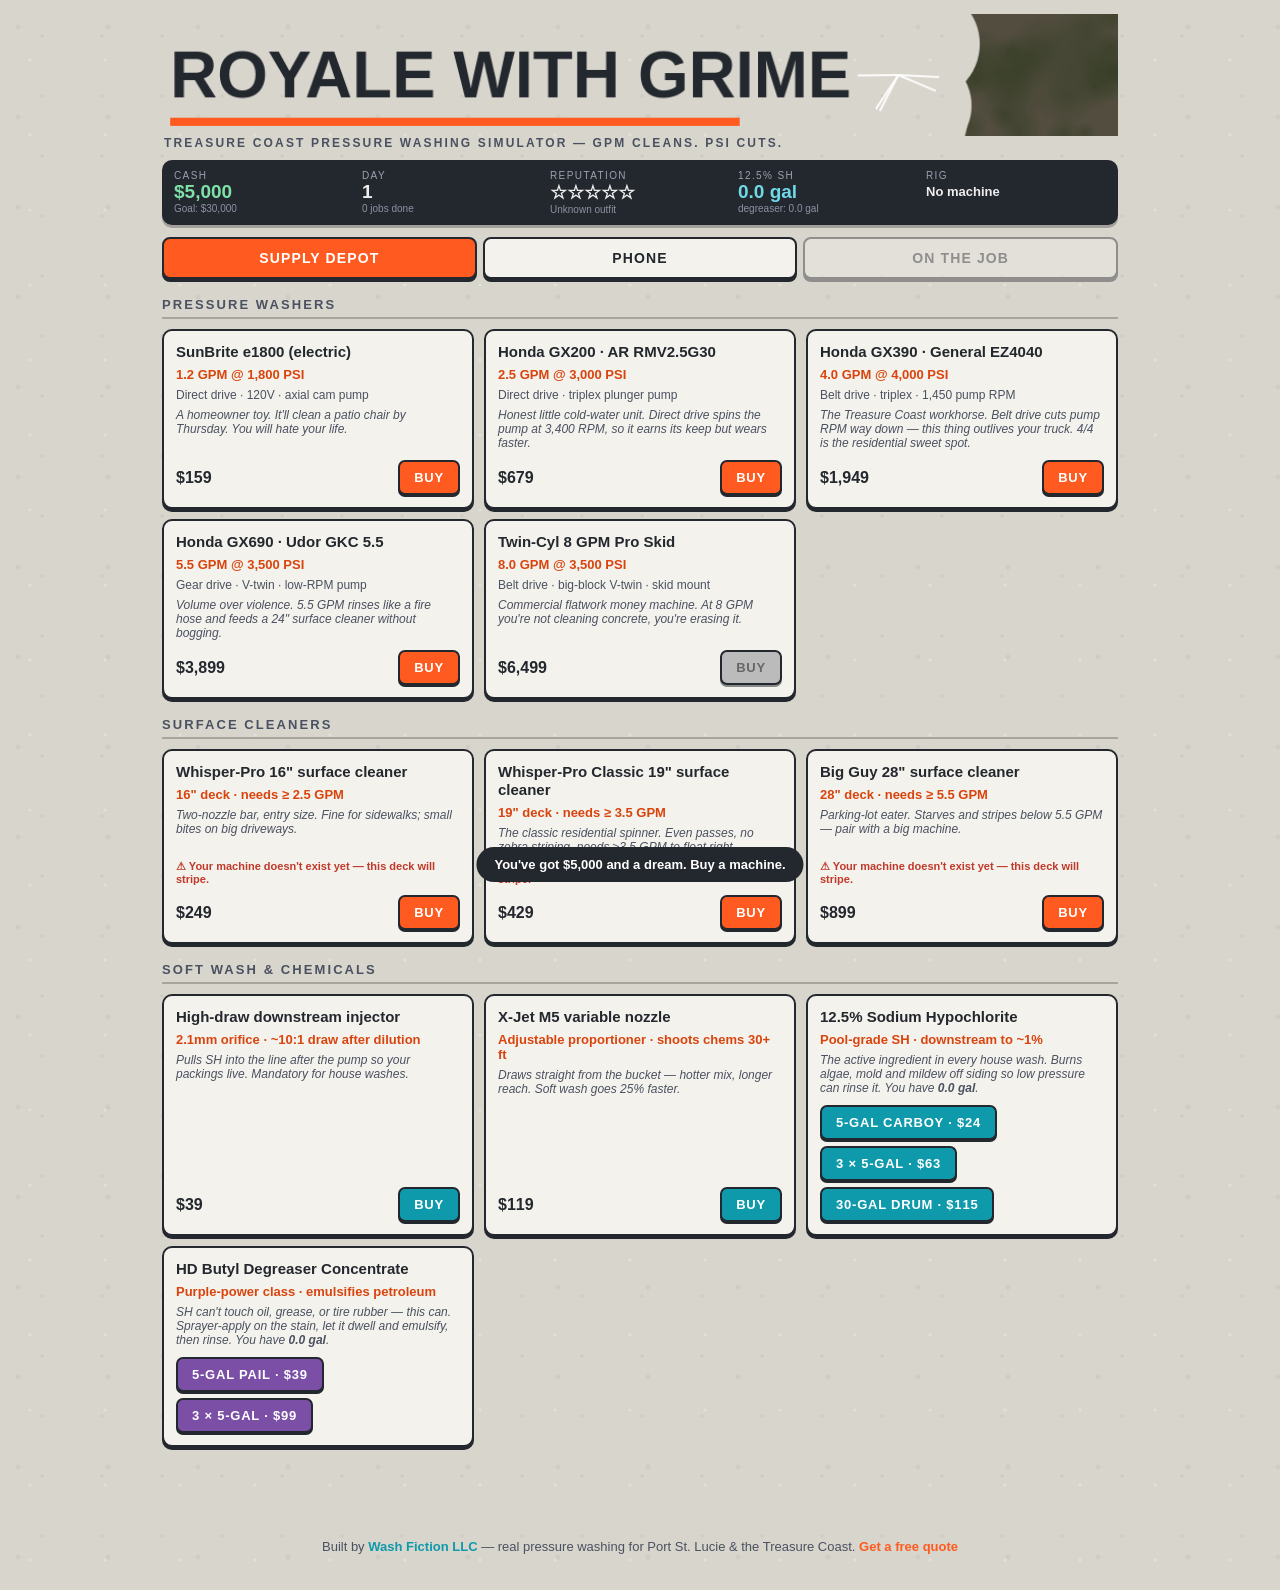
<file: royale-with-grime.html>
<!DOCTYPE html>
<html lang="en">
<head>
<meta charset="UTF-8">
<!-- Google tag (gtag.js) -->
<script async src="https://www.googletagmanager.com/gtag/js?id=G-NVC5GT0XMM"></script>
<script>
  window.dataLayer = window.dataLayer || [];
  function gtag(){dataLayer.push(arguments);}
  gtag('js', new Date());
  gtag('config', 'G-NVC5GT0XMM');
</script>
<meta name="viewport" content="width=device-width, initial-scale=1.0, maximum-scale=1.0, user-scalable=no">
<title>Royale with Grime — Pressure Washing Simulator</title>
<meta name="description" content="Play Royale with Grime, a free browser pressure washing simulator from Wash Fiction LLC in Port Saint Lucie, FL. Quote jobs, mix chemicals, and blast the grime.">
<link rel="canonical" href="https://washfiction.com/royale-with-grime.html">
<style>
  :root{
    --concrete:#d8d5cd;
    --concrete-dk:#c2bfb6;
    --ink:#23272e;
    --ink-soft:#4a5160;
    --safety:#ff5a1f;
    --safety-dk:#d9440e;
    --sh-cyan:#0e9aab;
    --sh-cyan-dk:#0a7c8a;
    --panel:#f4f2ec;
    --line:#a9a59a;
    --good:#2e8b57;
    --bad:#c0392b;
    --phone:#171a20;
    --phone-edge:#2b303b;
  }
  *{box-sizing:border-box; margin:0; padding:0;}
  html,body{height:100%;}
  body{
    font-family:-apple-system, "Segoe UI", Roboto, Helvetica, Arial, sans-serif;
    background:var(--concrete);
    background-image:
      radial-gradient(circle at 20% 30%, rgba(0,0,0,.04) 0 2px, transparent 3px),
      radial-gradient(circle at 70% 60%, rgba(0,0,0,.05) 0 1px, transparent 2px),
      radial-gradient(circle at 40% 80%, rgba(255,255,255,.25) 0 1px, transparent 2px);
    background-size: 90px 90px, 60px 60px, 75px 75px;
    color:var(--ink);
    -webkit-tap-highlight-color:transparent;
  }
  #app{max-width:980px; margin:0 auto; padding:10px 12px 60px;}

  /* ---------- header ---------- */
  #titleWrap{position:relative; margin:4px 0 2px;}
  #titleCanvas{width:100%; height:auto; display:block;}
  .tagline{
    font-size:12px; letter-spacing:.18em; text-transform:uppercase;
    color:var(--ink-soft); margin:-2px 0 10px 2px; font-weight:600;
  }
  #hud{
    display:flex; flex-wrap:wrap; gap:8px; align-items:stretch;
    background:var(--ink); color:#eee; border-radius:10px; padding:10px 12px;
    box-shadow:0 3px 0 rgba(0,0,0,.25);
  }
  .stat{flex:1 1 90px; min-width:86px;}
  .stat .lbl{font-size:10px; text-transform:uppercase; letter-spacing:.14em; color:#9aa3b2;}
  .stat .val{font-size:19px; font-weight:800; font-variant-numeric:tabular-nums;}
  .stat .val.cash{color:#7ee2a8;}
  .stat .val.cash.broke{color:#ff8a7a;}
  .stat .val.sh{color:#6fd9e8;}
  .stat .sub{font-size:10px; color:#8b93a3;}

  /* ---------- tabs ---------- */
  #tabs{display:flex; gap:6px; margin:12px 0;}
  .tab{
    flex:1; padding:11px 6px; text-align:center; font-weight:800; font-size:14px;
    text-transform:uppercase; letter-spacing:.08em; cursor:pointer; user-select:none;
    background:var(--panel); border:2px solid var(--ink); border-radius:8px;
    box-shadow:0 3px 0 var(--ink); transition:transform .05s;
  }
  .tab:active{transform:translateY(2px); box-shadow:0 1px 0 var(--ink);}
  .tab.on{background:var(--safety); color:#fff;}
  .tab.disabled{opacity:.4; pointer-events:none;}
  .tab .badge{
    display:inline-block; background:#fff; color:var(--safety-dk); border-radius:99px;
    font-size:11px; padding:0 7px; margin-left:5px; vertical-align:1px;
  }

  .screen{display:none;}
  .screen.on{display:block; animation:fadeIn .18s ease;}
  @keyframes fadeIn{from{opacity:0; transform:translateY(4px);} to{opacity:1; transform:none;}}

  /* ---------- shop ---------- */
  .shop-section{margin:18px 0 8px;}
  .shop-section h2{
    font-size:13px; text-transform:uppercase; letter-spacing:.16em; color:var(--ink-soft);
    border-bottom:2px solid var(--line); padding-bottom:5px; margin-bottom:10px;
  }
  .cards{display:grid; grid-template-columns:repeat(auto-fill, minmax(280px,1fr)); gap:10px;}
  .card{
    background:var(--panel); border:2px solid var(--ink); border-radius:10px;
    padding:12px; box-shadow:0 3px 0 var(--ink); display:flex; flex-direction:column; gap:6px;
    position:relative;
  }
  .card.owned{border-color:var(--good); box-shadow:0 3px 0 var(--good);}
  .card h3{font-size:15px; line-height:1.2;}
  .specline{font-size:13px; font-weight:800; color:var(--safety-dk);}
  .card .meta{font-size:12px; color:var(--ink-soft);}
  .card .blurb{font-size:12px; color:var(--ink-soft); font-style:italic; flex:1;}
  .buyrow{display:flex; align-items:center; justify-content:space-between; margin-top:4px;}
  .price{font-weight:900; font-size:16px; font-variant-numeric:tabular-nums;}
  .btn{
    font:inherit; font-weight:800; font-size:13px; text-transform:uppercase; letter-spacing:.06em;
    padding:8px 14px; border-radius:7px; border:2px solid var(--ink); cursor:pointer;
    background:var(--safety); color:#fff; box-shadow:0 2px 0 var(--ink);
  }
  .btn:active{transform:translateY(2px); box-shadow:none;}
  .btn:disabled{background:#bbb; color:#666; cursor:not-allowed; box-shadow:0 2px 0 #888;}
  .btn.cyan{background:var(--sh-cyan);}
  .btn.ghost{background:var(--panel); color:var(--ink);}
  .ownedTag{
    position:absolute; top:-9px; right:10px; background:var(--good); color:#fff;
    font-size:10px; font-weight:900; letter-spacing:.1em; padding:2px 8px; border-radius:99px;
    text-transform:uppercase;
  }
  .reqwarn{font-size:11px; color:var(--bad); font-weight:700;}

  /* ---------- phone ---------- */
  #phoneWrap{display:flex; justify-content:center; padding:6px 0 18px;}
  #phone{
    width:min(420px,100%); background:var(--phone); border:3px solid var(--phone-edge);
    border-radius:28px; padding:14px 12px 18px; color:#e8eaf0;
    box-shadow:0 10px 30px rgba(0,0,0,.35), inset 0 0 0 2px #000;
  }
  #phone .notch{width:120px; height:18px; background:#000; border-radius:0 0 12px 12px; margin:-14px auto 8px;}
  #phone .statusbar{display:flex; justify-content:space-between; font-size:11px; color:#9aa3b2; padding:0 6px 8px;}
  #phone h2{font-size:16px; padding:0 6px 8px; display:flex; justify-content:space-between; align-items:center;}
  #phone h2 .dayBtn{font-size:11px;}
  .msg{
    background:#222733; border-radius:14px; padding:10px 12px; margin:8px 4px;
    border:1px solid #313848;
  }
  .msg .from{font-weight:800; font-size:13px; color:#fff;}
  .msg .jobtype{font-size:10px; text-transform:uppercase; letter-spacing:.12em; color:#6fd9e8; font-weight:800;}
  .msg .body{font-size:13px; color:#c6cbd6; margin:5px 0; line-height:1.35;}
  .msg .pay{font-weight:900; color:#7ee2a8; font-size:15px;}
  .msg .req{font-size:11px; color:#ffb38a; margin-top:2px;}
  .msg .req.bad{color:#ff8a7a; font-weight:700;}
  .msg .row{display:flex; justify-content:space-between; align-items:center; margin-top:8px;}
  .msg.done{opacity:.45;}
  .emptyPhone{color:#7e8696; text-align:center; font-size:13px; padding:24px 10px;}

  /* ---------- job ---------- */
  #jobHud{
    display:flex; flex-wrap:wrap; gap:8px; align-items:center; margin-bottom:8px;
    background:var(--panel); border:2px solid var(--ink); border-radius:10px; padding:8px 10px;
    box-shadow:0 3px 0 var(--ink);
  }
  #jobTitle{font-weight:900; font-size:14px; flex:1 1 160px;}
  .meter{flex:2 1 180px; display:flex; align-items:center; gap:8px;}
  .meter .bar{flex:1; height:18px; background:#8d8a80; border-radius:99px; overflow:hidden; border:2px solid var(--ink); position:relative;}
  .meter .fill{height:100%; width:0%; background:linear-gradient(90deg, var(--sh-cyan), #6fd9e8); transition:width .25s;}
  .meter .pct{font-weight:900; font-variant-numeric:tabular-nums; width:52px; text-align:right;}
  #jobTimer{font-weight:800; font-variant-numeric:tabular-nums; color:var(--ink-soft); font-size:13px;}
  #modeRow{display:flex; gap:6px; flex-wrap:wrap; margin-bottom:8px;}
  .modeBtn{
    flex:1 1 100px; padding:9px 6px; font-weight:800; font-size:12px; text-transform:uppercase;
    letter-spacing:.05em; border:2px solid var(--ink); border-radius:8px; background:var(--panel);
    cursor:pointer; box-shadow:0 2px 0 var(--ink);
  }
  .modeBtn.on{background:var(--ink); color:#fff;}
  .modeBtn.soft.on{background:var(--sh-cyan); border-color:var(--sh-cyan-dk);}
  .modeBtn.deg.on{background:#7b4fa6; border-color:#5d3a80; color:#fff;}
  .modeBtn:disabled{opacity:.4; cursor:not-allowed;}
  #canvasWrap{
    position:relative; border:3px solid var(--ink); border-radius:10px; overflow:hidden;
    box-shadow:0 4px 0 var(--ink); touch-action:none; background:#999;
  }
  #canvasWrap canvas{position:absolute; inset:0; width:100%; height:100%; display:block;}
  #surfC{position:relative !important;}
  #warnFlash{
    position:absolute; inset:0; pointer-events:none; opacity:0; transition:opacity .2s;
    background:rgba(192,57,43,.25); display:flex; align-items:flex-start; justify-content:center;
  }
  #warnFlash span{
    margin-top:10px; background:var(--bad); color:#fff; font-weight:900; font-size:12px;
    text-transform:uppercase; letter-spacing:.08em; padding:4px 12px; border-radius:99px;
  }
  #jobActions{display:flex; gap:8px; margin-top:10px; flex-wrap:wrap;}
  #jobActions .btn{flex:1;}
  #jobNote{font-size:12px; color:var(--ink-soft); margin-top:8px; line-height:1.4;}

  /* ---------- toast & overlay ---------- */
  #toast{
    position:fixed; left:50%; bottom:18px; transform:translateX(-50%) translateY(80px);
    background:var(--ink); color:#fff; padding:10px 18px; border-radius:99px; font-weight:700;
    font-size:13px; transition:transform .25s; z-index:50; max-width:90vw; text-align:center;
  }
  #toast.show{transform:translateX(-50%) translateY(0);}
  #overlay{
    position:fixed; inset:0; background:rgba(20,23,28,.85); z-index:60; display:none;
    align-items:center; justify-content:center; padding:20px;
  }
  #overlay.show{display:flex;}
  #overlayBox{
    background:var(--panel); border:3px solid var(--ink); border-radius:14px; max-width:460px;
    padding:26px 24px; text-align:center; box-shadow:0 6px 0 var(--ink);
  }
  #overlayBox h2{font-size:22px; margin-bottom:8px;}
  #overlayBox p{font-size:14px; color:var(--ink-soft); margin-bottom:10px; line-height:1.45;}
  #overlayBox .big{font-size:30px; font-weight:900; color:var(--good); margin:6px 0 12px;}

  @media (max-width:560px){
    .stat .val{font-size:16px;}
    .tab{font-size:12px; padding:9px 4px;}
  }
</style>
</head>
<body>
<div id="app">
  <div id="titleWrap"><canvas id="titleCanvas" width="940" height="120"></canvas></div>
  <div class="tagline">Treasure Coast Pressure Washing Simulator — GPM cleans. PSI cuts.</div>

  <div id="hud">
    <div class="stat"><div class="lbl">Cash</div><div class="val cash" id="hCash">$5,000</div><div class="sub" id="hGoal">Goal: $30,000</div></div>
    <div class="stat"><div class="lbl">Day</div><div class="val" id="hDay">1</div><div class="sub" id="hJobs">0 jobs done</div></div>
    <div class="stat"><div class="lbl">Reputation</div><div class="val" id="hRep">☆☆☆☆☆</div><div class="sub" id="hRepSub">Unknown outfit</div></div>
    <div class="stat"><div class="lbl">12.5% SH</div><div class="val sh" id="hSH">0 gal</div><div class="sub">sodium hypochlorite</div></div>
    <div class="stat"><div class="lbl">Rig</div><div class="val" id="hRig" style="font-size:13px; line-height:1.25; padding-top:3px;">No machine</div></div>
  </div>

  <div id="tabs">
    <div class="tab on" id="tabShop">Supply Depot</div>
    <div class="tab" id="tabPhone">Phone <span class="badge" id="phoneBadge" style="display:none">0</span></div>
    <div class="tab disabled" id="tabJob">On the Job</div>
  </div>

  <!-- ================= SHOP ================= -->
  <div class="screen on" id="scrShop">
    <div class="shop-section">
      <h2>Pressure Washers</h2>
      <div class="cards" id="washerCards"></div>
    </div>
    <div class="shop-section">
      <h2>Surface Cleaners</h2>
      <div class="cards" id="scCards"></div>
    </div>
    <div class="shop-section">
      <h2>Soft Wash &amp; Chemicals</h2>
      <div class="cards" id="chemCards"></div>
    </div>
  </div>

  <!-- ================= PHONE ================= -->
  <div class="screen" id="scrPhone">
    <div id="phoneWrap">
      <div id="phone">
        <div class="notch"></div>
        <div class="statusbar"><span id="phClock">8:02 AM</span><span>PSL · 5G · 𝟪𝟩%</span></div>
        <h2>Messages <button class="btn cyan dayBtn" id="btnNextDay">Next day ▸</button></h2>
        <div id="jobList"></div>
      </div>
    </div>
  </div>

  <!-- ================= JOB ================= -->
  <div class="screen" id="scrJob">
    <div id="jobHud">
      <div id="jobTitle">—</div>
      <div class="meter">
        <div class="bar"><div class="fill" id="cleanFill"></div></div>
        <div class="pct" id="cleanPct">0%</div>
      </div>
      <div id="jobTimer">0:00</div>
      <button class="btn ghost" id="btnSound" style="padding:5px 11px; font-size:13px;">🔊</button>
    </div>
    <div id="modeRow">
      <button class="modeBtn on" id="mWand">Wand · turbo nozzle</button>
      <button class="modeBtn" id="mSC">Surface cleaner</button>
      <button class="modeBtn soft" id="mSoft">Soft wash (DS SH)</button>
      <button class="modeBtn deg" id="mDeg">Degreaser</button>
    </div>
    <div id="canvasWrap">
      <canvas id="surfC"></canvas>
      <canvas id="deepC"></canvas>
      <canvas id="stainC"></canvas>
      <canvas id="grimeC"></canvas>
      <canvas id="fxC"></canvas>
      <div id="warnFlash"><span id="warnTxt">Too much pressure!</span></div>
    </div>
    <div id="jobActions">
      <button class="btn" id="btnFinish" disabled>Finish job</button>
      <button class="btn ghost" id="btnWalk">Walk away</button>
    </div>
    <div id="jobNote"></div>
  </div>
</div>

<div id="toast"></div>
<div id="overlay"><div id="overlayBox">
  <h2 id="ovTitle"></h2>
  <div class="big" id="ovBig"></div>
  <p id="ovBody"></p>
  <button class="btn" id="ovBtn">Keep washing</button>
</div></div>

<script>
"use strict";
/* =========================================================
   ROYALE WITH GRIME — a pressure washing simulator
   ========================================================= */

const $ = id => document.getElementById(id);
const fmt$ = n => (n<0?"-$":"$") + Math.abs(Math.round(n)).toLocaleString();

/* ---------------- catalog ---------------- */
const WASHERS = [
  {id:"w0", name:"SunBrite e1800 (electric)", gpm:1.2, psi:1800, price:159,
   drive:"Direct drive · 120V · axial cam pump",
   blurb:"A homeowner toy. It'll clean a patio chair by Thursday. You will hate your life."},
  {id:"w1", name:"Honda GX200 · AR RMV2.5G30", gpm:2.5, psi:3000, price:679,
   drive:"Direct drive · triplex plunger pump",
   blurb:"Honest little cold-water unit. Direct drive spins the pump at 3,400 RPM, so it earns its keep but wears faster."},
  {id:"w2", name:"Honda GX390 · General EZ4040", gpm:4.0, psi:4000, price:1949,
   drive:"Belt drive · triplex · 1,450 pump RPM",
   blurb:"The Treasure Coast workhorse. Belt drive cuts pump RPM way down — this thing outlives your truck. 4/4 is the residential sweet spot."},
  {id:"w3", name:"Honda GX690 · Udor GKC 5.5", gpm:5.5, psi:3500, price:3899,
   drive:"Gear drive · V-twin · low-RPM pump",
   blurb:"Volume over violence. 5.5 GPM rinses like a fire hose and feeds a 24\" surface cleaner without bogging."},
  {id:"w4", name:"Twin-Cyl 8 GPM Pro Skid", gpm:8.0, psi:3500, price:6499,
   drive:"Belt drive · big-block V-twin · skid mount",
   blurb:"Commercial flatwork money machine. At 8 GPM you're not cleaning concrete, you're erasing it."},
];
const SCS = [
  {id:"s0", name:"Whisper-Pro 16\"", inches:16, minGpm:2.5, price:249,
   blurb:"Two-nozzle bar, entry size. Fine for sidewalks; small bites on big driveways."},
  {id:"s1", name:"Whisper-Pro Classic 19\"", inches:19, minGpm:3.5, price:429,
   blurb:"The classic residential spinner. Even passes, no zebra striping, needs ≥3.5 GPM to float right."},
  {id:"s2", name:"Big Guy 28\"", inches:28, minGpm:5.5, price:899,
   blurb:"Parking-lot eater. Starves and stripes below 5.5 GPM — pair with a big machine."},
];
const ACCS = [
  {id:"inj", name:"High-draw downstream injector", price:39, key:"injector",
   spec:"2.1mm orifice · ~10:1 draw after dilution",
   blurb:"Pulls SH into the line after the pump so your packings live. Mandatory for house washes."},
  {id:"xjet", name:"X-Jet M5 variable nozzle", price:119, key:"xjet",
   spec:"Adjustable proportioner · shoots chems 30+ ft",
   blurb:"Draws straight from the bucket — hotter mix, longer reach. Soft wash goes 25% faster."},
];
const SH_DEALS = [
  {gal:5, price:24, label:"5-gal carboy"},
  {gal:15, price:63, label:"3 × 5-gal"},
  {gal:30, price:115, label:"30-gal drum"},
];
const DEG_DEALS = [
  {gal:5, price:39, label:"5-gal pail"},
  {gal:15, price:99, label:"3 × 5-gal"},
];

/* ---------------- state ---------------- */
const S = {
  cash:5000, day:1, rep:0, repPts:0, jobsDone:0,
  washer:null, fleet:[], scOwned:[], injector:false, xjet:false, sh:0, degreaser:0,
  jobs:[], active:null, won:false, dayOverhead:45,
};
function bestSC(){
  if(!S.washer) return null;
  const usable=S.scOwned.filter(s=>S.washer.gpm>=s.minGpm);
  if(!usable.length) return null;
  return usable.reduce((a,b)=>a.inches>=b.inches?a:b);
}

/* ---------------- toast / overlay ---------------- */
let toastT=null;
function toast(msg){
  const t=$("toast"); t.textContent=msg; t.classList.add("show");
  clearTimeout(toastT); toastT=setTimeout(()=>t.classList.remove("show"),2600);
}
function overlay(title,big,body,btn){
  $("ovTitle").textContent=title; $("ovBig").textContent=big;
  $("ovBody").textContent=body; $("ovBtn").textContent=btn||"Keep washing";
  $("overlay").classList.add("show");
}
$("ovBtn").onclick=()=>$("overlay").classList.remove("show");

/* ---------------- HUD ---------------- */
const REP_NAMES=["Unknown outfit","Word is spreading","Neighborhood name","Treasure Coast trusted","Booked solid","PSL legend"];
function repStars(){ return "★".repeat(S.rep)+"☆".repeat(5-S.rep); }
function renderHUD(){
  const c=$("hCash"); c.textContent=fmt$(S.cash);
  c.classList.toggle("broke", S.cash<0);
  $("hDay").textContent=S.day;
  $("hJobs").textContent=S.jobsDone+" job"+(S.jobsDone===1?"":"s")+" done";
  $("hRep").textContent=repStars();
  $("hRepSub").textContent=REP_NAMES[S.rep];
  $("hSH").textContent=S.sh.toFixed(1)+" gal";
  document.querySelector("#hud .stat:nth-child(4) .sub").textContent="degreaser: "+S.degreaser.toFixed(1)+" gal";
  $("hRig").textContent = S.washer ? S.washer.gpm.toFixed(1)+" GPM @ "+S.washer.psi.toLocaleString()+" PSI" : "No machine";
  const open=S.jobs.filter(j=>!j.done).length;
  const b=$("phoneBadge"); b.style.display=open?"inline-block":"none"; b.textContent=open;
}

/* ---------------- shop ---------------- */
function card(html, owned){
  const d=document.createElement("div");
  d.className="card"+(owned?" owned":"");
  d.innerHTML=html; return d;
}
function renderShop(){
  const wc=$("washerCards"); wc.innerHTML="";
  WASHERS.forEach(w=>{
    const owned = S.fleet.some(x=>x.id===w.id);
    const active = S.washer && S.washer.id===w.id;
    const c=card(`
      ${active?'<div class="ownedTag">On the trailer</div>':owned?'<div class="ownedTag" style="background:var(--ink-soft)">In the fleet</div>':""}
      <h3>${w.name}</h3>
      <div class="specline">${w.gpm.toFixed(1)} GPM @ ${w.psi.toLocaleString()} PSI</div>
      <div class="meta">${w.drive}</div>
      <div class="blurb">${w.blurb}</div>
      <div class="buyrow" style="flex-wrap:wrap; gap:6px;">
        <span class="price">${fmt$(w.price)}</span>
        ${!owned?`<button class="btn" data-w="${w.id}" ${S.cash<w.price?"disabled":""}>Buy</button>`:""}
        ${owned&&!active?`<button class="btn ghost" data-use="${w.id}">Run this rig</button>`:""}
        ${owned?`<button class="btn ghost" data-sell="${w.id}">Sell · ${fmt$(Math.round(w.price*0.5))}</button>`:""}
      </div>`, owned);
    wc.appendChild(c);
  });
  wc.querySelectorAll("button[data-w]").forEach(b=>b.onclick=()=>buyWasher(b.dataset.w));
  wc.querySelectorAll("button[data-use]").forEach(b=>b.onclick=()=>useWasher(b.dataset.use));
  wc.querySelectorAll("button[data-sell]").forEach(b=>b.onclick=()=>sellWasher(b.dataset.sell));

  const sc=$("scCards"); sc.innerHTML="";
  SCS.forEach(s=>{
    const owned=S.scOwned.some(x=>x.id===s.id);
    const gpmOk = S.washer && S.washer.gpm>=s.minGpm;
    const c=card(`
      ${owned?'<div class="ownedTag">In the truck</div>':""}
      <h3>${s.name} surface cleaner</h3>
      <div class="specline">${s.inches}" deck · needs ≥ ${s.minGpm} GPM</div>
      <div class="blurb">${s.blurb}</div>
      ${!gpmOk?`<div class="reqwarn">⚠ Your machine ${S.washer?("flows "+S.washer.gpm+" GPM"):"doesn't exist yet"} — this deck will stripe.</div>`:""}
      <div class="buyrow"><span class="price">${fmt$(s.price)}</span>
        <button class="btn" data-s="${s.id}" ${owned||S.cash<s.price?"disabled":""}>${owned?"Owned":"Buy"}</button>
      </div>`, owned);
    sc.appendChild(c);
  });
  sc.querySelectorAll("button[data-s]").forEach(b=>b.onclick=()=>buySC(b.dataset.s));

  const ch=$("chemCards"); ch.innerHTML="";
  ACCS.forEach(a=>{
    const owned=S[a.key];
    const c=card(`
      ${owned?'<div class="ownedTag">Owned</div>':""}
      <h3>${a.name}</h3>
      <div class="specline">${a.spec}</div>
      <div class="blurb">${a.blurb}</div>
      <div class="buyrow"><span class="price">${fmt$(a.price)}</span>
        <button class="btn cyan" data-a="${a.id}" ${owned||S.cash<a.price?"disabled":""}>${owned?"Owned":"Buy"}</button>
      </div>`, owned);
    ch.appendChild(c);
  });
  ch.querySelectorAll("button[data-a]").forEach(b=>b.onclick=()=>buyAcc(b.dataset.a));

  const shc=card(`
    <h3>12.5% Sodium Hypochlorite</h3>
    <div class="specline">Pool-grade SH · downstream to ~1%</div>
    <div class="blurb">The active ingredient in every house wash. Burns algae, mold and mildew off siding so low pressure can rinse it. You have <b>${S.sh.toFixed(1)} gal</b>.</div>
    <div class="buyrow" style="flex-wrap:wrap; gap:6px;">
      ${SH_DEALS.map((d,i)=>`<button class="btn cyan" data-sh="${i}" ${S.cash<d.price?"disabled":""}>${d.label} · ${fmt$(d.price)}</button>`).join("")}
    </div>`);
  ch.appendChild(shc);
  ch.querySelectorAll("button[data-sh]").forEach(b=>b.onclick=()=>{
    const d=SH_DEALS[+b.dataset.sh];
    S.cash-=d.price; S.sh+=d.gal;
    toast(`+${d.gal} gal SH. Don't get it on the truck paint.`);
    renderHUD(); renderShop(); renderPhone();
  });

  const degc=card(`
    <h3>HD Butyl Degreaser Concentrate</h3>
    <div class="specline">Purple-power class · emulsifies petroleum</div>
    <div class="blurb">SH can't touch oil, grease, or tire rubber — this can. Sprayer-apply on the stain, let it dwell and emulsify, then rinse. You have <b>${S.degreaser.toFixed(1)} gal</b>.</div>
    <div class="buyrow" style="flex-wrap:wrap; gap:6px;">
      ${DEG_DEALS.map((d,i)=>`<button class="btn" style="background:#7b4fa6" data-dg="${i}" ${S.cash<d.price?"disabled":""}>${d.label} · ${fmt$(d.price)}</button>`).join("")}
    </div>`);
  ch.appendChild(degc);
  ch.querySelectorAll("button[data-dg]").forEach(b=>b.onclick=()=>{
    const d=DEG_DEALS[+b.dataset.dg];
    S.cash-=d.price; S.degreaser+=d.gal;
    toast(`+${d.gal} gal degreaser. Oil stains hate this one trick.`);
    renderHUD(); renderShop(); renderPhone();
  });
}
function buyWasher(id){
  const w=WASHERS.find(x=>x.id===id);
  if(S.fleet.some(x=>x.id===id)){ toast("You already own that machine."); return; }
  if(S.cash<w.price){ toast("Not enough cash."); return; }
  S.cash-=w.price; S.fleet.push(w); S.washer=w;
  toast(`Bought the ${w.name}. It's on the trailer now.`);
  if(S.jobs.length===0) genJobs();
  renderHUD(); renderShop(); renderPhone();
}
function sellWasher(id){
  if(S.active){ toast("Finish the current job before selling gear."); return; }
  const i=S.fleet.findIndex(x=>x.id===id); if(i<0) return;
  const w=S.fleet[i], back=Math.round(w.price*0.5);
  S.fleet.splice(i,1); S.cash+=back;
  if(S.washer && S.washer.id===id){
    S.washer = S.fleet.length ? S.fleet.reduce((a,b)=>a.gpm>=b.gpm?a:b) : null;
  }
  toast(`Sold the ${w.name} for ${fmt$(back)}.`);
  renderHUD(); renderShop(); renderPhone();
}
function useWasher(id){
  if(S.active){ toast("You're mid-job — can't swap machines now."); return; }
  const w=S.fleet.find(x=>x.id===id); if(!w) return;
  S.washer=w;
  toast(`${w.name} loaded on the trailer.`);
  renderHUD(); renderShop(); renderPhone();
}
function buySC(id){
  const s=SCS.find(x=>x.id===id);
  if(S.cash<s.price || S.scOwned.some(x=>x.id===id)) return;
  S.cash-=s.price; S.scOwned.push(s);
  toast(`${s.inches}" deck loaded up. You now carry ${S.scOwned.length} deck${S.scOwned.length>1?"s":""}.`);
  renderHUD(); renderShop(); renderPhone();
}
function buyAcc(id){
  const a=ACCS.find(x=>x.id===id);
  if(S.cash<a.price) return;
  S.cash-=a.price; S[a.key]=true;
  toast(a.id==="xjet"?"X-Jet M5 acquired. Check out the big brain on you.":"Injector plumbed in downstream of the unloader.");
  renderHUD(); renderShop(); renderPhone();
}

/* ---------------- jobs ---------------- */
const NAMES=["Marsellus W.","Mia","Vincent","Jules","Butch","Capt. Koons","Lance","Jody","Winston (The Wolf)","Esmerelda","Brett","Marvin","Fabienne","Maynard's neighbor","Jimmie","Bonnie","Raquel","Zed's landlord"];
const JOB_DEFS = {
  driveway:{
    label:"Driveway",
    surf:"concrete",
    sizes:[ {s:"S", w:760,h:380, pay:[140,190], par:75,  fuel:6},
            {s:"M", w:860,h:430, pay:[210,280], par:110, fuel:8},
            {s:"L", w:920,h:480, pay:[320,420], par:150, fuel:11} ],
    texts:[
      "Hey — driveway's got tire marks and a big oil stain from my brother-in-law's project Camaro. How soon can you come?",
      "Saw your yard sign on Gatlin Blvd. Driveway hasn't been cleaned since we bought the place.",
      "HOA letter says my driveway is 'a community eyesore.' Help.",
      "My neighbor got theirs done and now mine looks like a crime scene. Quote me."
    ],
    minRep:0
  },
  patio:{
    label:"Pool deck / patio",
    surf:"pavers",
    sizes:[ {s:"S", w:760,h:380, pay:[160,220], par:85,  fuel:6},
            {s:"M", w:860,h:430, pay:[240,320], par:120, fuel:8} ],
    texts:[
      "Pool deck pavers are green and SLIPPERY. Kid almost ate it yesterday.",
      "Patio's growing something. I don't want to know what. Just make it go away.",
      "Getting the backyard ready for an engagement party — pavers need to look brand new."
    ],
    minRep:0
  },
  house:{
    label:"House soft wash",
    surf:"siding",
    sizes:[ {s:"M", w:860,h:430, pay:[380,520], par:140, fuel:10, shNeed:4},
            {s:"L", w:920,h:480, pay:[520,700], par:180, fuel:13, shNeed:6} ],
    texts:[
      "North side of the house is GREEN. Realtor says it has to be washed before we list.",
      "Algae streaks all down the vinyl siding. Last guy used high pressure and blew water behind the boards — please don't do that.",
      "House wash quote? Stucco's got mildew shadows under every window.",
      "Wife says the house 'looks haunted.' It's just algae. I hope."
    ],
    minRep:2,
    req:"Needs downstream injector + SH"
  },
  commercial:{
    label:"Commercial flatwork",
    surf:"concrete",
    sizes:[ {s:"L", w:940,h:500, pay:[750,1100], par:200, fuel:18},
            {s:"XL",w:940,h:540, pay:[1100,1500], par:240, fuel:24} ],
    texts:[
      "Property manager at the Village Shoppes — sidewalks and storefront aprons covered in gum shadows and grime. Night work OK.",
      "Gas station pads need degreasing and washing before the franchise inspection Friday.",
      "Strip mall walkways, roughly 4,000 sq ft. Send your COI and a number."
    ],
    minRep:3,
    req:"Needs a surface cleaner (≥19\") and ≥4 GPM"
  }
};
let jobSeq=1;
function rint(a,b){ return Math.floor(a+Math.random()*(b-a+1)); }
function pick(a){ return a[Math.floor(Math.random()*a.length)]; }

function genJobs(){
  S.jobs = [];
  const n = 3 + Math.min(2, S.rep);
  const types = Object.keys(JOB_DEFS).filter(k=>JOB_DEFS[k].minRep<=S.rep);
  // guarantee at least one big-type job once unlocked
  for(let i=0;i<n;i++){
    const tKey = pick(types);
    const def = JOB_DEFS[tKey];
    const size = pick(def.sizes);
    const pay = rint(size.pay[0], size.pay[1]);
    S.jobs.push({
      id:jobSeq++, type:tKey, label:def.label, surf:def.surf,
      size, pay, name:pick(NAMES), text:pick(def.texts),
      shNeed:size.shNeed||0, done:false
    });
  }
}
function jobBlockers(j){
  const out=[];
  if(!S.washer) out.push("You need a pressure washer.");
  if(j.type==="house"){
    if(!(S.injector||S.xjet)) out.push("Needs a downstream injector or X-Jet.");
    if(S.sh < j.shNeed) out.push(`Needs ~${j.shNeed} gal SH (you have ${S.sh.toFixed(1)}).`);
  }
  if(j.type==="commercial"){
    const decks=S.scOwned.filter(s=>s.inches>=19);
    if(!decks.length) out.push("Needs a 19\"+ surface cleaner.");
    else if(S.washer && !decks.some(s=>S.washer.gpm>=s.minGpm)) out.push(`Your ${S.washer.gpm} GPM machine starves your big deck${decks.length>1?"s":""}.`);
    if(S.washer && S.washer.gpm<4) out.push("Needs ≥4 GPM.");
  }
  return out;
}
function renderPhone(){
  const list=$("jobList"); list.innerHTML="";
  const open=S.jobs.filter(j=>!j.done);
  if(!open.length){
    list.innerHTML=`<div class="emptyPhone">${S.washer? "No new messages. Hit <b>Next day</b> — the ads are running." : "Crickets. Nobody hires a washer with no washer.<br>Go buy a machine at the Supply Depot."}</div>`;
  }
  S.jobs.forEach(j=>{
    const blockers=jobBlockers(j);
    const d=document.createElement("div");
    d.className="msg"+(j.done?" done":"");
    d.innerHTML=`
      <div class="from">${j.name}</div>
      <div class="jobtype">${j.label} · size ${j.size.s}</div>
      <div class="body">“${j.text}”</div>
      <div class="row">
        <span class="pay">${fmt$(j.pay)}</span>
        ${j.done?(j.lost?'<span style="font-size:11px;color:#ff8a7a;font-weight:800;">LOST ✗</span>':'<span style="font-size:11px;color:#7ee2a8;font-weight:800;">DONE ✓</span>')
          :`<button class="btn" data-j="${j.id}" ${blockers.length?"disabled":""}>Accept</button>`}
      </div>
      ${blockers.map(b=>`<div class="req bad">⚠ ${b}</div>`).join("")}
      ${(!blockers.length && JOB_DEFS[j.type].req && !j.done)?`<div class="req">✓ ${JOB_DEFS[j.type].req} — you're equipped.</div>`:""}
    `;
    list.appendChild(d);
  });
  list.querySelectorAll("button[data-j]").forEach(b=>b.onclick=()=>startJob(+b.dataset.j));
  $("phClock").textContent = (7+((S.day*3)%5))+":"+String((S.day*17)%60).padStart(2,"0")+" AM";
}
$("btnNextDay").onclick=()=>{
  if(S.active){ toast("Finish or walk away from the current job first."); return; }
  S.day++;
  S.cash -= S.dayOverhead;
  toast(`Day ${S.day}. Fuel + insurance ran you ${fmt$(S.dayOverhead)}.`);
  genJobs(); renderHUD(); renderPhone(); checkBroke();
};
function checkBroke(){
  if(S.cash < -500){
    overlay("Repo'd.", fmt$(S.cash),
      "The bank took the trailer back. In this economy, an honest washer can't even go negative five hundred bucks. Refresh the page to start over.",
      "Sit in the dark");
  }
}

/* ---------------- tabs ---------------- */
const SCREENS={shop:"scrShop", phone:"scrPhone", job:"scrJob"};
function showScreen(k){
  Object.entries(SCREENS).forEach(([key,id])=>{
    $(id).classList.toggle("on", key===k);
  });
  $("tabShop").classList.toggle("on",k==="shop");
  $("tabPhone").classList.toggle("on",k==="phone");
  $("tabJob").classList.toggle("on",k==="job");
}
$("tabShop").onclick=()=>showScreen("shop");
$("tabPhone").onclick=()=>showScreen("phone");
$("tabJob").onclick=()=>{ if(S.active) showScreen("job"); };

/* =========================================================
   THE MINIGAME
   ========================================================= */
const surfC=$("surfC"), deepC=$("deepC"), stainC=$("stainC"), grimeC=$("grimeC"), fxC=$("fxC");
const sctx=surfC.getContext("2d"), dpctx=deepC.getContext("2d"), stctx=stainC.getContext("2d"),
      gctx=grimeC.getContext("2d"), fctx=fxC.getContext("2d");

let J=null; // active job runtime
let mode="wand";
let drawing=false, lastPt=null;
let timerInt=null, sampleInt=null, fadeInt=null;
let treatC=null, tctx=null; // soft-wash chemical treatment layer
let treatD=null, dctx=null; // degreaser treatment layer

function startJob(id){
  const j=S.jobs.find(x=>x.id===id);
  if(!j||j.done) return;
  if(S.active && S.active.id!==id){ toast("You're already on a job. Finish it or walk away first."); return; }
  S.active=j;
  $("tabJob").classList.remove("disabled");
  showScreen("job");
  buildJobCanvas(j);
  $("jobTitle").textContent = `${j.label} · ${j.name} · ${fmt$(j.pay)}`;
  $("btnFinish").disabled=true;
  updateModeButtons();
  // default mode
  if(j.type==="house") setMode("soft");
  else if(j.type==="commercial" && bestSC()) setMode("sc");
  else setMode("wand");
  J.t0=Date.now();
  clearInterval(timerInt); timerInt=setInterval(tickTimer,500);
  clearInterval(sampleInt); sampleInt=setInterval(sampleProgress,450);
  clearInterval(fadeInt); fadeInt=setInterval(chemFadeTick,120);
  renderJobNote();
}
function renderJobNote(){
  const j=S.active; if(!j) return;
  let n="";
  if(j.surf==="siding"){
    n=`<b>Soft wash job.</b> Spray the SH on and let it dwell — treated algae melts off over a few seconds, no pressure needed. Each pass drinks from your ${S.sh.toFixed(1)} gal tank. `
     + `Blasting vinyl with a ${S.washer.psi.toLocaleString()} PSI wand voids your insurance and your dignity — damage comes out of your pay.`;
  } else if(j.type==="commercial"){
    const deck=bestSC();
    n=`<b>Flatwork at the shoppes.</b> Par time ${fmtTime(j.size.par)} — beat it for a 15% bonus. The ${deck?deck.inches+'" deck':"wand"} strips the film and surface scum, but oil that's soaked into the concrete only comes out with <b>degreaser</b> — coat the shadows and let it dwell.`;
  } else {
    n=`Par time ${fmtTime(j.size.par)} — beat it for a 15% tip. Pressure strips the film, tire rubber, and the top of each oil stain — but the soaked-in shadow underneath only lifts with <b>degreaser</b>. Get to 95% to collect; 99%+ pays a spotless bonus.`;
  }
  $("jobNote").innerHTML=n;
}
function fmtTime(s){ return Math.floor(s/60)+":"+String(Math.floor(s%60)).padStart(2,"0"); }
function tickTimer(){
  if(!J||!S.active) return;
  const el=Math.floor((Date.now()-J.t0)/1000);
  $("jobTimer").textContent=fmtTime(el)+" / par "+fmtTime(S.active.size.par);
  $("jobTimer").style.color = el>S.active.size.par ? "var(--bad)" : "var(--ink-soft)";
}

/* ---------- surface painters ---------- */
function buildJobCanvas(j){
  const W=j.size.w, H=j.size.h;
  [surfC,deepC,stainC,grimeC,fxC].forEach(c=>{c.width=W; c.height=H;});
  $("canvasWrap").style.height = "auto";
  $("canvasWrap").style.aspectRatio = W+" / "+H;

  const persp = j.surf!=="siding";
  J={w:W,h:H, total:0, damage:0, lowSHWarned:false, stainHinted:false, t0:Date.now(),
     persp, topY: persp? H*0.30 : 0, wallTop: persp? 0 : H*0.15, wallBot: persp? H : H*0.97};

  treatC=document.createElement("canvas"); treatC.width=W; treatC.height=H;
  tctx=treatC.getContext("2d");
  treatD=document.createElement("canvas"); treatD.width=W; treatD.height=H;
  dctx=treatD.getContext("2d");

  if(j.surf==="siding") paintHouseScene(W,H);
  else paintFlatScene(j,W,H);

  paintStains(j,W,H);
  paintGrime(j,W,H);
  // nothing to clean on the water itself
  if(J.pool){
    [gctx,stctx,dpctx].forEach(c=>{
      c.save(); c.globalCompositeOperation="destination-out"; c.fillStyle="#000"; c.globalAlpha=1;
      c.beginPath(); c.ellipse(J.pool.x,J.pool.y,J.pool.rx,J.pool.ry,0,0,7); c.fill(); c.restore();
    });
  }
  fctx.clearRect(0,0,W,H);

  // count initial dirty pixels
  J.total = countDirty().any;
  updateProgress(0);
}
/* ---------- perspective helpers ---------- */
function depthFactor(y){
  if(!J||!J.persp) return 1;
  const t=(y-J.topY)/(J.h-J.topY);
  return Math.max(0.3, Math.min(1, 0.32+0.68*t));
}
function surfXAt(y){
  const W=J.w,H=J.h,topY=J.topY;
  const t=Math.max(0,Math.min(1,(y-topY)/(H-topY)));
  const lTop=W*0.34, rTop=W*0.66, lBot=W*0.02, rBot=W*0.98;
  return [lTop+(lBot-lTop)*t, rTop+(rBot-rTop)*t];
}
function clipSurface(ctx){
  ctx.beginPath();
  if(J.persp){
    const H=J.h, topY=J.topY;
    const [l0,r0]=surfXAt(topY), [l1,r1]=surfXAt(H);
    ctx.moveTo(l0,topY); ctx.lineTo(r0,topY); ctx.lineTo(r1,H); ctx.lineTo(l1,H); ctx.closePath();
  } else {
    ctx.rect(0,J.wallTop,J.w,J.wallBot-J.wallTop);
  }
  ctx.clip();
}
function paintFlatScene(j,W,H){
  const topY=J.topY;
  const commercial = j.type==="commercial";
  // sky
  let g=sctx.createLinearGradient(0,0,0,topY);
  g.addColorStop(0,"#9fd7ee"); g.addColorStop(1,"#e8f4f7");
  sctx.fillStyle=g; sctx.fillRect(0,0,W,topY);

  if(commercial){
    // strip-mall storefront across the horizon
    sctx.fillStyle="#d9c9a8"; sctx.fillRect(W*0.04,topY-H*0.22,W*0.92,H*0.22); // stucco facade
    sctx.fillStyle="#5a4632"; sctx.fillRect(W*0.04,topY-H*0.22,W*0.92,H*0.045); // sign band
    sctx.fillStyle="#f2e9d6"; sctx.font="bold "+Math.round(H*0.028)+"px Arial";
    sctx.textBaseline="middle";
    sctx.fillText("VILLAGE  SHOPPES", W*0.36, topY-H*0.197);
    // storefront glass + doors
    for(let i=0;i<4;i++){
      const x=W*(0.08+i*0.22);
      sctx.fillStyle="#28323c"; sctx.fillRect(x,topY-H*0.155,W*0.17,H*0.155);
      const gg=sctx.createLinearGradient(x,topY-H*0.155,x+W*0.17,topY);
      gg.addColorStop(0,"#7d97ab"); gg.addColorStop(0.5,"#a9c2d4"); gg.addColorStop(1,"#6b8499");
      sctx.fillStyle=gg; sctx.fillRect(x+4,topY-H*0.148,W*0.17-8,H*0.141);
      sctx.fillStyle="#28323c"; sctx.fillRect(x+W*0.075,topY-H*0.148,4,H*0.141); // door mullion
    }
    // bollards at the curb
    sctx.fillStyle="#b8b43c";
    for(let i=0;i<6;i++){ sctx.fillRect(W*(0.10+i*0.16), topY-H*0.035, 7, H*0.035); }
    // asphalt apron around the work slab
    sctx.fillStyle="#75736e"; sctx.fillRect(0,topY,W,H-topY);
    for(let i=0;i<W*H/700;i++){
      const y=topY+Math.random()*(H-topY), d=depthFactor(y);
      sctx.fillStyle=Math.random()<.5?"rgba(0,0,0,.18)":"rgba(255,255,255,.07)";
      sctx.fillRect(Math.random()*W,y,2*d,2*d);
    }
    // parking stripes on the asphalt
    sctx.strokeStyle="rgba(240,230,120,.5)";
    [0.12,0.88].forEach(u=>{
      const [lt,rt]=surfXAt(topY), [lb,rb]=surfXAt(H);
      sctx.lineWidth=5;
      sctx.beginPath();
      sctx.moveTo((u<0.5?0:W), H*0.7);
      sctx.lineTo(u<0.5? lt*0.5 : (rt+W)/2, topY+H*0.05);
      sctx.stroke();
    });
  } else {
    // residential: house at the horizon
    sctx.fillStyle="#ece5d4"; sctx.fillRect(W*0.20,topY-H*0.17,W*0.60,H*0.17);
    sctx.fillStyle="#a8553f";
    sctx.beginPath(); sctx.moveTo(W*0.16,topY-H*0.17); sctx.lineTo(W*0.5,topY-H*0.30); sctx.lineTo(W*0.84,topY-H*0.17); sctx.closePath(); sctx.fill();
    sctx.fillStyle="#8d9aa5"; sctx.fillRect(W*0.37,topY-H*0.13,W*0.26,H*0.13); // garage door
    sctx.strokeStyle="rgba(0,0,0,.18)"; sctx.lineWidth=1;
    for(let i=1;i<5;i++){ const y=topY-H*0.13+i*H*0.026;
      sctx.beginPath(); sctx.moveTo(W*0.37,y); sctx.lineTo(W*0.63,y); sctx.stroke(); }
    sctx.fillStyle="#5c6b78"; sctx.fillRect(W*0.245,topY-H*0.12,W*0.05,H*0.12); // front door
    // lawn
    sctx.fillStyle="#7aa35d"; sctx.fillRect(0,topY,W,H-topY);
    for(let i=0;i<W*H/500;i++){
      const y=topY+Math.random()*(H-topY), d=depthFactor(y);
      sctx.fillStyle=Math.random()<.5?"rgba(45,85,35,.25)":"rgba(195,225,140,.22)";
      sctx.fillRect(Math.random()*W, y, 2*d, 2*d);
    }
  }
  // the slab, receding away from you
  sctx.save(); clipSurface(sctx);
  if(j.surf==="pavers"){
    sctx.fillStyle="#b08e6f"; sctx.fillRect(0,topY,W,H-topY);
    // perspective paver rows
    const n=14;
    for(let k=0;k<n;k++){
      const s0=Math.pow(k/n,1.9), s1=Math.pow((k+1)/n,1.9);
      const y0=topY+(H-topY)*s0, y1=topY+(H-topY)*s1;
      const ym=(y0+y1)/2, [l,r]=surfXAt(ym);
      const cols=9;
      for(let c=0;c<cols;c++){
        const u0=c/cols+(k%2?0.5/cols:0);
        const tone=["#caa183","#c2997b","#d1b094","#bd9173"][(k*7+c)%4];
        sctx.fillStyle=tone;
        sctx.fillRect(l+(r-l)*u0+1, y0+1, (r-l)/cols-2, (y1-y0)-2);
      }
    }
  } else {
    const cg=sctx.createLinearGradient(0,topY,0,H);
    cg.addColorStop(0,"#c6c3ba"); cg.addColorStop(1,"#d8d5cc");
    sctx.fillStyle=cg; sctx.fillRect(0,topY,W,H-topY);
    // speckle
    for(let i=0;i<W*H/120;i++){
      const y=topY+Math.random()*(H-topY), d=depthFactor(y);
      sctx.fillStyle = Math.random()<.5 ? "rgba(0,0,0,.06)" : "rgba(255,255,255,.2)";
      const [l,r]=surfXAt(y);
      sctx.fillRect(l+Math.random()*(r-l), y, 1.8*d, 1.8*d);
    }
    // expansion joints — horizontal slabs bunch toward the horizon
    sctx.strokeStyle="rgba(60,60,55,.45)";
    for(let k=1;k<5;k++){
      const s=Math.pow(k/5,1.9), y=topY+(H-topY)*s;
      const [l,r]=surfXAt(y);
      sctx.lineWidth=3*depthFactor(y);
      sctx.beginPath(); sctx.moveTo(l,y); sctx.lineTo(r,y); sctx.stroke();
    }
    // vertical joints converge to the vanishing point
    [0.33,0.66].forEach(u=>{
      const [lt,rt]=surfXAt(topY), [lb,rb]=surfXAt(H);
      sctx.lineWidth=2.5;
      sctx.beginPath();
      sctx.moveTo(lt+(rt-lt)*u, topY);
      sctx.lineTo(lb+(rb-lb)*u, H);
      sctx.stroke();
    });
  }
  sctx.restore();
  // slab edges
  sctx.strokeStyle="rgba(50,50,45,.5)"; sctx.lineWidth=2;
  const [l0,r0]=surfXAt(topY), [l1,r1]=surfXAt(H);
  sctx.beginPath(); sctx.moveTo(l0,topY); sctx.lineTo(l1,H); sctx.moveTo(r0,topY); sctx.lineTo(r1,H); sctx.stroke();

  // the pool, if this is a pool deck job
  if(j.type==="patio"){
    const px=W*0.5, py=topY+(H-topY)*0.46;
    const prx=W*0.21, pry=prx*0.40;
    J.pool={x:px,y:py,rx:prx,ry:pry};
    // coping ring
    sctx.fillStyle="#e9e2d2";
    sctx.beginPath(); sctx.ellipse(px,py,prx+14,pry+10,0,0,7); sctx.fill();
    sctx.strokeStyle="rgba(90,80,65,.4)"; sctx.lineWidth=2;
    sctx.beginPath(); sctx.ellipse(px,py,prx+14,pry+10,0,0,7); sctx.stroke();
    // water
    const wg=sctx.createRadialGradient(px,py-pry*0.3,prx*0.15,px,py,prx);
    wg.addColorStop(0,"#6fd0e8"); wg.addColorStop(0.6,"#2fa3c4"); wg.addColorStop(1,"#1b6f8e");
    sctx.fillStyle=wg;
    sctx.beginPath(); sctx.ellipse(px,py,prx,pry,0,0,7); sctx.fill();
    // caustic shimmer
    sctx.strokeStyle="rgba(255,255,255,.45)"; sctx.lineWidth=1.5;
    for(let i=0;i<5;i++){
      const cy=py-pry*0.6+i*pry*0.3;
      sctx.beginPath();
      sctx.moveTo(px-prx*0.6, cy);
      sctx.bezierCurveTo(px-prx*0.2,cy-4, px+prx*0.2,cy+4, px+prx*0.6,cy);
      sctx.stroke();
    }
    // waterline shadow
    sctx.strokeStyle="rgba(10,50,70,.5)"; sctx.lineWidth=3;
    sctx.beginPath(); sctx.ellipse(px,py,prx,pry,0,0,7); sctx.stroke();
  } else {
    J.pool=null;
  }
}
function paintHouseScene(W,H){
  // sky band
  let g=sctx.createLinearGradient(0,0,0,H*0.14);
  g.addColorStop(0,"#9fd7ee"); g.addColorStop(1,"#dceef4");
  sctx.fillStyle=g; sctx.fillRect(0,0,W,H*0.14);
  // eave + soffit shadow
  sctx.fillStyle="#6b6055"; sctx.fillRect(0,H*0.115,W,H*0.022);
  sctx.fillStyle="rgba(0,0,0,.18)"; sctx.fillRect(0,H*0.137,W,H*0.02);
  // vinyl lap siding
  const lap=26;
  for(let y=Math.floor(J.wallTop);y<H;y+=lap){
    sctx.fillStyle = (Math.floor(y/lap)%2)? "#e4dfd2":"#ece7da";
    sctx.fillRect(0,y,W,lap);
    sctx.fillStyle="rgba(0,0,0,.12)"; sctx.fillRect(0,y+lap-2,W,2);
  }
  // windows
  const win=(x,y)=>{
    sctx.fillStyle="#3b4a5a"; sctx.fillRect(x,y,110,140);
    sctx.fillStyle="#9fb6c9"; sctx.fillRect(x+8,y+8,94,124);
    sctx.strokeStyle="#3b4a5a"; sctx.lineWidth=4;
    sctx.beginPath(); sctx.moveTo(x+55,y+8); sctx.lineTo(x+55,y+132); sctx.moveTo(x+8,y+70); sctx.lineTo(x+102,y+70); sctx.stroke();
    sctx.fillStyle="#fff"; sctx.fillRect(x-6,y+140,122,10);
  };
  win(W*0.18, H*0.22); win(W*0.62, H*0.22);
  // bushes along the foundation
  for(let i=0;i<Math.ceil(W/60);i++){
    const x=i*60+Math.random()*20, r=26+Math.random()*16;
    const bg=sctx.createRadialGradient(x,H,r*0.2,x,H,r);
    bg.addColorStop(0,"#3f6b35"); bg.addColorStop(1,"#2c4d25");
    sctx.fillStyle=bg;
    sctx.beginPath(); sctx.arc(x,H+4,r,Math.PI,0); sctx.fill();
  }
}
function blob(ctx,x,y,r,color,alpha){
  const g=ctx.createRadialGradient(x,y,r*0.15,x,y,r);
  g.addColorStop(0,color.replace("A",alpha));
  g.addColorStop(1,color.replace("A","0"));
  ctx.fillStyle=g; ctx.beginPath(); ctx.arc(x,y,r,0,7); ctx.fill();
}
function paintStains(j,W,H){
  stctx.clearRect(0,0,W,H);
  dpctx.clearRect(0,0,W,H);
  if(j.surf==="siding") return; // siding has no PSI-stains, it's all organic
  stctx.save(); clipSurface(stctx);
  dpctx.save(); clipSurface(dpctx);
  const n = j.type==="commercial" ? 9 : (j.size.s==="L"?6:4);
  for(let i=0;i<n;i++){
    const y=J.topY+ (0.1+Math.random()*0.88)*(H-J.topY);
    const [l,r]=surfXAt(y);
    const x=l+(0.08+Math.random()*0.84)*(r-l);
    const d=depthFactor(y), rad=(24+Math.random()*48)*d;
    for(let k=0;k<4;k++){
      const bx=x+(Math.random()-0.5)*rad, by=y+(Math.random()-0.5)*rad*0.6, br=rad*(0.5+Math.random()*0.6);
      // soaked-in oil — pressure can't reach it, degreaser can
      blob(dpctx, bx, by, br, "rgba(30,24,18,A)", "0.62");
      // surface scum on top — pressure strips this layer
      blob(stctx, bx, by, br*1.05, "rgba(28,22,16,A)", "0.30");
    }
  }
  // tire tracks running up the driveway — rubber transfer, strips with pressure
  if(j.type==="driveway"){
    [0.36,0.64].forEach(u=>{
      for(let y=J.topY+8;y<H;y+=10){
        const [l,r]=surfXAt(y), d=depthFactor(y);
        const x=l+(r-l)*(u+0.02*Math.sin(y/40));
        stctx.fillStyle="rgba(25,25,25,.5)";
        stctx.beginPath(); stctx.ellipse(x,y,9*d,6*d,0,0,7); stctx.fill();
      }
    });
  }
  stctx.restore();
  dpctx.restore();
}
function paintGrime(j,W,H){
  gctx.clearRect(0,0,W,H);
  gctx.save(); clipSurface(gctx);
  // base film
  const filmColor = j.surf==="siding" ? "rgba(70,110,60,A)" :
                    j.surf==="pavers" ? "rgba(75,95,55,A)" : "rgba(72,66,52,A)";
  gctx.fillStyle = filmColor.replace("A","0.55");
  gctx.fillRect(0,0,W,H);
  // blotches
  const n=Math.round(W*H/4500);
  for(let i=0;i<n;i++){
    const y=Math.random()*H, d=depthFactor(y);
    blob(gctx, Math.random()*W, y, (25+Math.random()*60)*d, filmColor, (0.3+Math.random()*0.45).toFixed(2));
  }
  if(j.surf==="siding"){
    // heavy algae streaks running down from laps
    for(let i=0;i<14;i++){
      const x=Math.random()*W, w=10+Math.random()*30, h=60+Math.random()*(H*0.6);
      const g2=gctx.createLinearGradient(0,0,0,h);
      g2.addColorStop(0,"rgba(58,105,50,.65)"); g2.addColorStop(1,"rgba(58,105,50,0)");
      gctx.save(); gctx.translate(x,J.wallTop+Math.random()*H*0.35);
      gctx.fillStyle=g2; gctx.fillRect(0,0,w,h); gctx.restore();
    }
  }
  // edge dark vignette of crud
  const vg=gctx.createRadialGradient(W/2,H/2,Math.min(W,H)*0.35,W/2,H/2,Math.max(W,H)*0.72);
  vg.addColorStop(0,"rgba(0,0,0,0)"); vg.addColorStop(1,"rgba(40,38,28,.4)");
  gctx.fillStyle=vg; gctx.fillRect(0,0,W,H);
  gctx.restore();
}

/* ---------- dirt accounting ---------- */
function countDirty(){
  const stride=6;
  const gd=gctx.getImageData(0,0,grimeC.width,grimeC.height).data;
  const sd=stctx.getImageData(0,0,stainC.width,stainC.height).data;
  const dd=dpctx.getImageData(0,0,deepC.width,deepC.height).data;
  let any=0,g=0,s=0;
  for(let i=3;i<gd.length;i+=4*stride){
    const gg=gd[i]>40, ss=(sd[i]>40||dd[i]>40);
    if(gg||ss) any++;
    if(gg) g++;
    if(ss) s++;
  }
  return {any,g,s};
}
function sampleProgress(){
  if(!J||!S.active) return;
  const d=countDirty();
  const pct = J.total? Math.max(0, Math.min(100, 100*(1-d.any/J.total))) : 0;
  updateProgress(pct);
  // teach the chemistry: grime's gone, stains are holding the meter hostage
  if(!J.stainHinted && pct<95 && d.g < J.total*0.04 && d.s > J.total*0.015){
    J.stainHinted=true;
    flashWarn("That's oil — PSI, not chems!");
    toast("Dark stains are oil & rubber. SH won't dissolve petroleum — cut them with the wand or surface cleaner.");
    $("jobNote").innerHTML = `<b style="color:var(--safety-dk)">That remaining shadow is oil soaked into the concrete.</b> You've stripped the surface — pressure won't reach any deeper. Coat it with <b>degreaser</b>, let it dwell a few seconds, and watch it lift.`;
  }
}
function updateProgress(pct){
  J.pct=pct;
  $("cleanFill").style.width=pct+"%";
  $("cleanPct").textContent=Math.floor(pct)+"%";
  $("btnFinish").disabled = pct<95;
  $("btnFinish").textContent = pct>=95 ? "Finish job — collect "+fmt$(payoutPreview()) : "Finish job (95% min)";
}

/* ---------- modes ---------- */
function setMode(m){ mode=m; updateModeButtons(); }
function updateModeButtons(){
  const j=S.active, deck=bestSC();
  const scOk = j && deck && j.surf!=="siding";
  const softOk = j && (S.injector||S.xjet);
  const degOk = j && j.surf!=="siding" && S.degreaser>0;
  $("mSC").disabled=!scOk;
  $("mSoft").disabled=!softOk;
  $("mDeg").disabled=!degOk;
  $("mSC").textContent = deck? `Surface cleaner · ${deck.inches}"` : (S.scOwned.length? "Surface cleaner — needs more GPM" : "Surface cleaner — none");
  $("mSoft").textContent = (S.injector||S.xjet)? `Soft wash · SH ${S.sh.toFixed(1)} gal` : "Soft wash — no injector";
  $("mDeg").textContent = S.degreaser>0? `Degreaser · ${S.degreaser.toFixed(1)} gal` : "Degreaser — none";
  if(mode==="sc"&&!scOk) mode="wand";
  if(mode==="soft"&&!softOk) mode="wand";
  if(mode==="deg"&&!degOk) mode="wand";
  $("mWand").classList.toggle("on",mode==="wand");
  $("mSC").classList.toggle("on",mode==="sc");
  $("mSoft").classList.toggle("on",mode==="soft");
  $("mDeg").classList.toggle("on",mode==="deg");
}
$("mWand").onclick=()=>setMode("wand");
$("mSC").onclick=()=>{ if(!$("mSC").disabled) setMode("sc"); };
$("mSoft").onclick=()=>{ if(!$("mSoft").disabled) setMode("soft"); };
$("mDeg").onclick=()=>{ if(!$("mDeg").disabled) setMode("deg"); };

/* ---------- spraying ---------- */
function canvasPoint(e){
  const r=fxC.getBoundingClientRect();
  return { x:(e.clientX-r.left)*(J.w/r.width), y:(e.clientY-r.top)*(J.h/r.height) };
}
/* ---------- spray sound ---------- */
let AC=null, sprayGain=null, sprayFilter=null, soundOn=true;
function ensureAudio(){
  if(AC) return;
  try{
    AC=new (window.AudioContext||window.webkitAudioContext)();
    const buf=AC.createBuffer(1,AC.sampleRate*2,AC.sampleRate);
    const d=buf.getChannelData(0);
    for(let i=0;i<d.length;i++) d[i]=Math.random()*2-1;
    const src=AC.createBufferSource(); src.buffer=buf; src.loop=true;
    sprayFilter=AC.createBiquadFilter(); sprayFilter.type="bandpass";
    sprayFilter.frequency.value=2400; sprayFilter.Q.value=0.7;
    sprayGain=AC.createGain(); sprayGain.gain.value=0;
    src.connect(sprayFilter); sprayFilter.connect(sprayGain); sprayGain.connect(AC.destination);
    src.start();
  }catch(e){ AC=null; }
}
function setSpray(on){
  if(!AC||!sprayGain) return;
  if(!soundOn){ sprayGain.gain.setTargetAtTime(0,AC.currentTime,0.03); return; }
  const f = mode==="sc"?900 : mode==="wand"?2600 : 1400;
  const v = on ? (mode==="soft"||mode==="deg" ? 0.045 : 0.11) : 0;
  sprayFilter.frequency.setTargetAtTime(f,AC.currentTime,0.05);
  sprayGain.gain.setTargetAtTime(v,AC.currentTime,0.05);
}
$("btnSound").onclick=()=>{
  soundOn=!soundOn;
  $("btnSound").textContent=soundOn?"🔊":"🔇";
  if(!soundOn) setSpray(false);
};

fxC.style.pointerEvents="auto";
fxC.addEventListener("pointerdown",e=>{
  if(!J||!S.active) return;
  ensureAudio(); if(AC&&AC.state==="suspended") AC.resume();
  setSpray(true);
  drawing=true; lastPt=canvasPoint(e);
  fxC.setPointerCapture(e.pointerId);
  spraySegment(lastPt,lastPt);
});
fxC.addEventListener("pointermove",e=>{
  if(!drawing||!J) return;
  const p=canvasPoint(e);
  spraySegment(lastPt,p);
  lastPt=p;
});
["pointerup","pointercancel"].forEach(ev=>fxC.addEventListener(ev,()=>{
  drawing=false; lastPt=null; setSpray(false);
  if(J) fctx.clearRect(0,0,J.w,J.h);
}));

function sprayParams(){
  const w=S.washer, deck=bestSC();
  if(mode==="sc"){
    // strips surface scum & rubber; soaked-in oil stays put
    return { r: deck.inches*1.6, grime:1, stain: Math.min(1.0, w.psi/3500)*0.6, fx:"sc" };
  }
  if(mode==="soft"){
    const reach = S.xjet?1.25:1;
    // soft wash applies chems; the fade loop dissolves organic grime over a few seconds
    return { r: 36*reach, grime:0, stain:0, fx:"foam", drinksSH:true };
  }
  if(mode==="deg"){
    // pump-up sprayer: paint the stains, let it emulsify, rinse with anything
    return { r: 30, grime:0, stain:0, fx:"foam", drinksDeg:true };
  }
  // wand — turbo nozzle strips the surface layer; the soaked-in oil underneath needs degreaser
  return { r: 13 + w.gpm*2.6, grime:0.95, stain: Math.min(1.0, w.psi/3500)*0.7, fx:"jet" };
}
let warnT=null;
function flashWarn(msg){
  $("warnTxt").textContent=msg;
  $("warnFlash").style.opacity=1;
  clearTimeout(warnT); warnT=setTimeout(()=>$("warnFlash").style.opacity=0,650);
}
function spraySegment(a,b){
  const p=sprayParams();
  const j=S.active;
  const dist=Math.hypot(b.x-a.x,b.y-a.y);
  const steps=Math.max(1, Math.floor(dist/ (p.r*0.35)));
  for(let i=0;i<=steps;i++){
    const x=a.x+(b.x-a.x)*i/steps, y=a.y+(b.y-a.y)*i/steps;
    stamp(x,y,p,j);
  }
  drawNozzleFX(b,p, p.r*depthFactor(b.y));
}
function eraseSpot(ctx,x,y,rr,alpha){
  ctx.save();
  ctx.globalCompositeOperation="destination-out";
  ctx.fillStyle="#000";
  ctx.globalAlpha=alpha;
  ctx.beginPath();
  if(J.persp) ctx.ellipse(x,y,rr,rr*0.6,0,0,7);
  else ctx.arc(x,y,rr,0,7);
  ctx.fill();
  ctx.restore();
}
function chemSpot(ctx,x,y,rr,color){
  const cg=ctx.createRadialGradient(x,y,rr*0.2,x,y,rr);
  cg.addColorStop(0,color); cg.addColorStop(1,color.replace(/[\d.]+\)$/,"0)"));
  ctx.fillStyle=cg;
  ctx.beginPath();
  if(J.persp) ctx.ellipse(x,y,rr,rr*0.6,0,0,7);
  else ctx.arc(x,y,rr,0,7);
  ctx.fill();
}
function stamp(x,y,p,j){
  const rr = p.r*depthFactor(y);
  // SH application — paints the treatment layer; the fade loop does the killing
  if(p.drinksSH){
    if(S.sh>0){
      S.sh=Math.max(0,S.sh - rr*0.00012*(S.xjet?0.85:1));
      if(S.sh===0 && !J.lowSHWarned){ J.lowSHWarned=true; flashWarn("SH tank is dry!"); toast("Out of SH — you're just spraying water now."); }
      $("mSoft").textContent=`Soft wash · SH ${S.sh.toFixed(1)} gal`;
      renderHUD();
      chemSpot(tctx,x,y,rr,"rgba(255,255,255,0.9)");
    } else {
      if(!J.lowSHWarned){ J.lowSHWarned=true; flashWarn("SH tank is dry!"); }
      return; // no chems, no effect
    }
  }
  // degreaser application — same dwell idea, but it eats petroleum stains
  if(p.drinksDeg){
    if(S.degreaser>0){
      S.degreaser=Math.max(0,S.degreaser - rr*0.00010);
      $("mDeg").textContent=`Degreaser · ${S.degreaser.toFixed(1)} gal`;
      renderHUD();
      chemSpot(dctx,x,y,rr,"rgba(178,120,235,0.9)");
    } else {
      flashWarn("Degreaser pail is empty!");
      return;
    }
  }
  // siding damage check: wand or SC on vinyl
  if(j.surf==="siding" && mode!=="soft" && mode!=="deg"){
    J.damage += 1;
    if(J.damage%40===5) flashWarn("You're blasting water behind the vinyl!");
  }
  // erase grime (instant — mechanical)
  if(p.grime>0) eraseSpot(gctx,x,y,rr,p.grime);
  // erase stains — pressure grinds them out, slowly
  if(p.stain>0) eraseSpot(stctx,x,y,rr,p.stain);
}
/* chemical dwell: treated grime slowly dissolves, like watching algae melt */
function chemFadeTick(){
  if(!J||!S.active||!treatC) return;
  // SH dissolves organic grime wherever it's sitting
  gctx.save();
  gctx.globalCompositeOperation="destination-out";
  gctx.globalAlpha=0.15;
  gctx.drawImage(treatC,0,0);
  gctx.restore();
  // degreaser emulsifies petroleum wherever it's sitting — surface scum AND soaked-in oil
  [stctx,dpctx].forEach(c=>{
    c.save();
    c.globalCompositeOperation="destination-out";
    c.globalAlpha=0.13;
    c.drawImage(treatD,0,0);
    c.restore();
  });
  // chems slowly rinse off / neutralize
  [tctx,dctx].forEach(c=>{
    c.save();
    c.globalCompositeOperation="destination-out";
    c.fillStyle="#000";
    c.globalAlpha=0.07;
    c.fillRect(0,0,J.w,J.h);
    c.restore();
  });
  // show the foam sitting on the surface — light enough to see through
  if(!drawing){
    fctx.clearRect(0,0,J.w,J.h);
    fctx.save(); fctx.globalAlpha=0.22; fctx.drawImage(treatC,0,0); fctx.drawImage(treatD,0,0); fctx.restore();
  }
}
function drawNozzleFX(pt,p,rr){
  fctx.clearRect(0,0,J.w,J.h);
  // foam sitting on the surface stays visible while you work
  fctx.save(); fctx.globalAlpha=0.22; fctx.drawImage(treatC,0,0); fctx.drawImage(treatD,0,0); fctx.restore();
  fctx.save();
  const ox=J.w/2, oy=J.h+16; // you, standing at the bottom of the scene
  const ry = J.persp? 0.6 : 1;
  if(p.fx==="foam"){
    // arcing chemical stream from the gun
    const col = mode==="deg" ? "rgba(178,120,235," : "rgba(160,230,240,";
    fctx.strokeStyle=col+"0.75)"; fctx.lineWidth=4; fctx.lineCap="round";
    fctx.beginPath(); fctx.moveTo(ox,oy);
    fctx.quadraticCurveTo((ox+pt.x)/2, Math.min(oy,pt.y)-70, pt.x,pt.y);
    fctx.stroke();
    fctx.fillStyle=col+"0.5)";
    for(let i=0;i<8;i++){
      fctx.beginPath();
      fctx.ellipse(pt.x+(Math.random()-.5)*rr*1.6, pt.y+(Math.random()-.5)*rr*ry*1.2, 3+Math.random()*6, (3+Math.random()*6)*ry, 0,0,7);
      fctx.fill();
    }
  } else {
    // the lance in your hands
    const lg=fctx.createLinearGradient(ox,oy,pt.x,pt.y);
    lg.addColorStop(0,"#1b1e24"); lg.addColorStop(0.85,"#5a6068"); lg.addColorStop(1,"#9aa1aa");
    fctx.strokeStyle=lg; fctx.lineWidth=6; fctx.lineCap="round";
    fctx.beginPath(); fctx.moveTo(ox,oy); fctx.lineTo(pt.x,pt.y); fctx.stroke();
    if(p.fx==="sc"){
      // spinning deck
      fctx.strokeStyle="rgba(255,255,255,.9)"; fctx.lineWidth=3;
      fctx.beginPath(); fctx.ellipse(pt.x,pt.y,rr,rr*ry,0,0,7); fctx.stroke();
      const ang=(Date.now()/50)%7;
      fctx.lineWidth=1.5; fctx.strokeStyle="rgba(255,255,255,.5)";
      fctx.beginPath();
      fctx.moveTo(pt.x,pt.y); fctx.lineTo(pt.x+Math.cos(ang)*rr, pt.y+Math.sin(ang)*rr*ry);
      fctx.moveTo(pt.x,pt.y); fctx.lineTo(pt.x-Math.cos(ang)*rr, pt.y-Math.sin(ang)*rr*ry);
      fctx.stroke();
      // mist halo
      fctx.fillStyle="rgba(255,255,255,.12)";
      fctx.beginPath(); fctx.ellipse(pt.x,pt.y,rr*1.3,rr*ry*1.3,0,0,7); fctx.fill();
    } else {
      // turbo nozzle splash
      fctx.fillStyle="rgba(255,255,255,.3)";
      fctx.beginPath(); fctx.ellipse(pt.x,pt.y,rr*1.15,rr*ry*1.15,0,0,7); fctx.fill();
      fctx.strokeStyle="rgba(255,255,255,.9)"; fctx.lineWidth=2;
      for(let i=0;i<7;i++){
        const a=Math.random()*7;
        fctx.beginPath(); fctx.moveTo(pt.x,pt.y);
        fctx.lineTo(pt.x+Math.cos(a)*rr*1.4, pt.y+Math.sin(a)*rr*ry*1.4);
        fctx.stroke();
      }
      // flying droplets
      fctx.fillStyle="rgba(255,255,255,.85)";
      for(let i=0;i<6;i++){
        fctx.beginPath();
        fctx.arc(pt.x+(Math.random()-.5)*rr*3, pt.y-Math.random()*rr*1.6, 1.6,0,7);
        fctx.fill();
      }
    }
  }
  fctx.restore();
}

/* ---------- payout ---------- */
function payoutPreview(){
  const j=S.active; if(!j||!J) return 0;
  let pay=j.pay;
  const el=(Date.now()-J.t0)/1000;
  if(el<=j.size.par) pay=Math.round(pay*1.15);
  if(J.pct>=99) pay+=Math.round(j.pay*0.10);
  pay-=j.size.fuel;
  pay-=Math.min(300, Math.round(J.damage*0.6));
  return pay;
}
$("btnFinish").onclick=()=>{
  const j=S.active; if(!j||J.pct<95) return;
  const el=(Date.now()-J.t0)/1000;
  let pay=j.pay, lines=[`Base: ${fmt$(j.pay)}`];
  if(el<=j.size.par){ const tip=Math.round(j.pay*0.15); pay+=tip; lines.push(`Beat par — tip +${fmt$(tip)}`); }
  if(J.pct>=99){ const b=Math.round(j.pay*0.10); pay+=b; lines.push(`Spotless bonus +${fmt$(b)}`); }
  lines.push(`Fuel −${fmt$(j.size.fuel)}`); pay-=j.size.fuel;
  if(J.damage>0){ const d=Math.min(300, Math.round(J.damage*0.6)); pay-=d; lines.push(`Siding damage −${fmt$(d)} 😬`); }
  S.cash+=pay; S.jobsDone++;
  j.done=true; S.active=null;
  // rep
  let pts=1; if(J.pct>=99) pts++; if(el<=j.size.par) pts++; if(J.damage>200) pts=0;
  S.repPts+=pts;
  const need=[3,7,13,21,31];
  while(S.rep<5 && S.repPts>=need[S.rep]) S.rep++;
  clearInterval(timerInt); clearInterval(sampleInt); clearInterval(fadeInt);
  $("tabJob").classList.add("disabled");
  renderHUD(); renderPhone(); renderShop(); showScreen("phone");
  overlay("Job complete", "+"+fmt$(pay), lines.join("  ·  ")+
    (pts>=3?"  —  Customer is telling the whole cul-de-sac about you.":""), "Next customer");
  if(!S.won && S.cash>=30000){
    S.won=true;
    setTimeout(()=>overlay("TREASURE COAST LEGEND","$30,000",
      "From a $5K stake to a real operation. The phone won't stop ringing, the trailer's paid off, and somewhere a dirty driveway trembles. You can keep playing forever — the grime never sleeps.","Keep building"),300);
  }
};
$("btnWalk").onclick=()=>{
  if(!S.active) return;
  const j=S.active;
  S.active=null; clearInterval(timerInt); clearInterval(sampleInt); clearInterval(fadeInt);
  $("tabJob").classList.add("disabled");
  toast(`You walked off the ${j.label.toLowerCase()}. ${j.name} is leaving a one-star review.`);
  S.repPts=Math.max(0,S.repPts-1);
  j.done=true; j.lost=true; // job lost
  renderHUD(); renderPhone(); showScreen("phone");
};

/* =========================================================
   TITLE WASH-IN
   ========================================================= */
(function titleWash(){
  const c=$("titleCanvas"), ctx=c.getContext("2d");
  const W=c.width,H=c.height;
  // clean layer: title text
  ctx.fillStyle="#23272e";
  ctx.font="900 64px Arial Black, Arial, sans-serif";
  ctx.textBaseline="middle";
  ctx.fillText("ROYALE WITH GRIME", 8, H/2+4);
  ctx.fillStyle="#ff5a1f";
  ctx.fillRect(8,H-18,560,8);
  // grime overlay on separate canvas
  const g=document.createElement("canvas"); g.width=W; g.height=H;
  const gx=g.getContext("2d");
  gx.fillStyle="rgba(72,66,52,.92)"; gx.fillRect(0,0,W,H);
  for(let i=0;i<160;i++){
    const x=Math.random()*W,y=Math.random()*H,r=10+Math.random()*30;
    const gr=gx.createRadialGradient(x,y,1,x,y,r);
    gr.addColorStop(0,"rgba(50,60,35,.5)"); gr.addColorStop(1,"rgba(50,60,35,0)");
    gx.fillStyle=gr; gx.beginPath(); gx.arc(x,y,r,0,7); gx.fill();
  }
  let t=0;
  function frame(){
    t+=1;
    const sweepX = -60 + t*14;
    gx.save(); gx.globalCompositeOperation="destination-out";
    gx.fillStyle="#000";
    for(let i=0;i<6;i++){
      gx.beginPath();
      gx.arc(sweepX+Math.random()*30, Math.random()*H, 34+Math.random()*22, 0, 7);
      gx.fill();
    }
    gx.restore();
    // composite
    ctx.clearRect(0,0,W,H);
    ctx.fillStyle="#23272e";
    ctx.font="900 64px Arial Black, Arial, sans-serif";
    ctx.fillText("ROYALE WITH GRIME", 8, H/2+4);
    ctx.fillStyle="#ff5a1f"; ctx.fillRect(8,H-18,560,8);
    ctx.drawImage(g,0,0);
    // wand sparkle
    if(sweepX<W+80){
      ctx.strokeStyle="rgba(255,255,255,.9)"; ctx.lineWidth=2;
      for(let i=0;i<5;i++){
        const a=Math.random()*7;
        ctx.beginPath(); ctx.moveTo(sweepX,H/2);
        ctx.lineTo(sweepX+Math.cos(a)*40, H/2+Math.sin(a)*40);
        ctx.stroke();
      }
      requestAnimationFrame(frame);
    } else {
      ctx.clearRect(0,0,W,H);
      ctx.fillStyle="#23272e";
      ctx.font="900 64px Arial Black, Arial, sans-serif";
      ctx.fillText("ROYALE WITH GRIME", 8, H/2+4);
      ctx.fillStyle="#ff5a1f"; ctx.fillRect(8,H-18,560,8);
    }
  }
  requestAnimationFrame(frame);
})();

/* ---------------- boot ---------------- */
renderHUD(); renderShop(); renderPhone();
toast("You've got $5,000 and a dream. Buy a machine.");
</script>
<div style="text-align:center;padding:24px 12px 36px;font-size:13px;color:#4a5160;">
  Built by <a href="https://washfiction.com" style="color:#0e9aab;font-weight:700;text-decoration:none;">Wash Fiction LLC</a> — real pressure washing for Port St. Lucie &amp; the Treasure Coast.
  <a href="https://washfiction.com/book.html" style="color:#ff5a1f;font-weight:700;text-decoration:none;">Get a free quote</a>
</div>
</body>
</html>
</file>
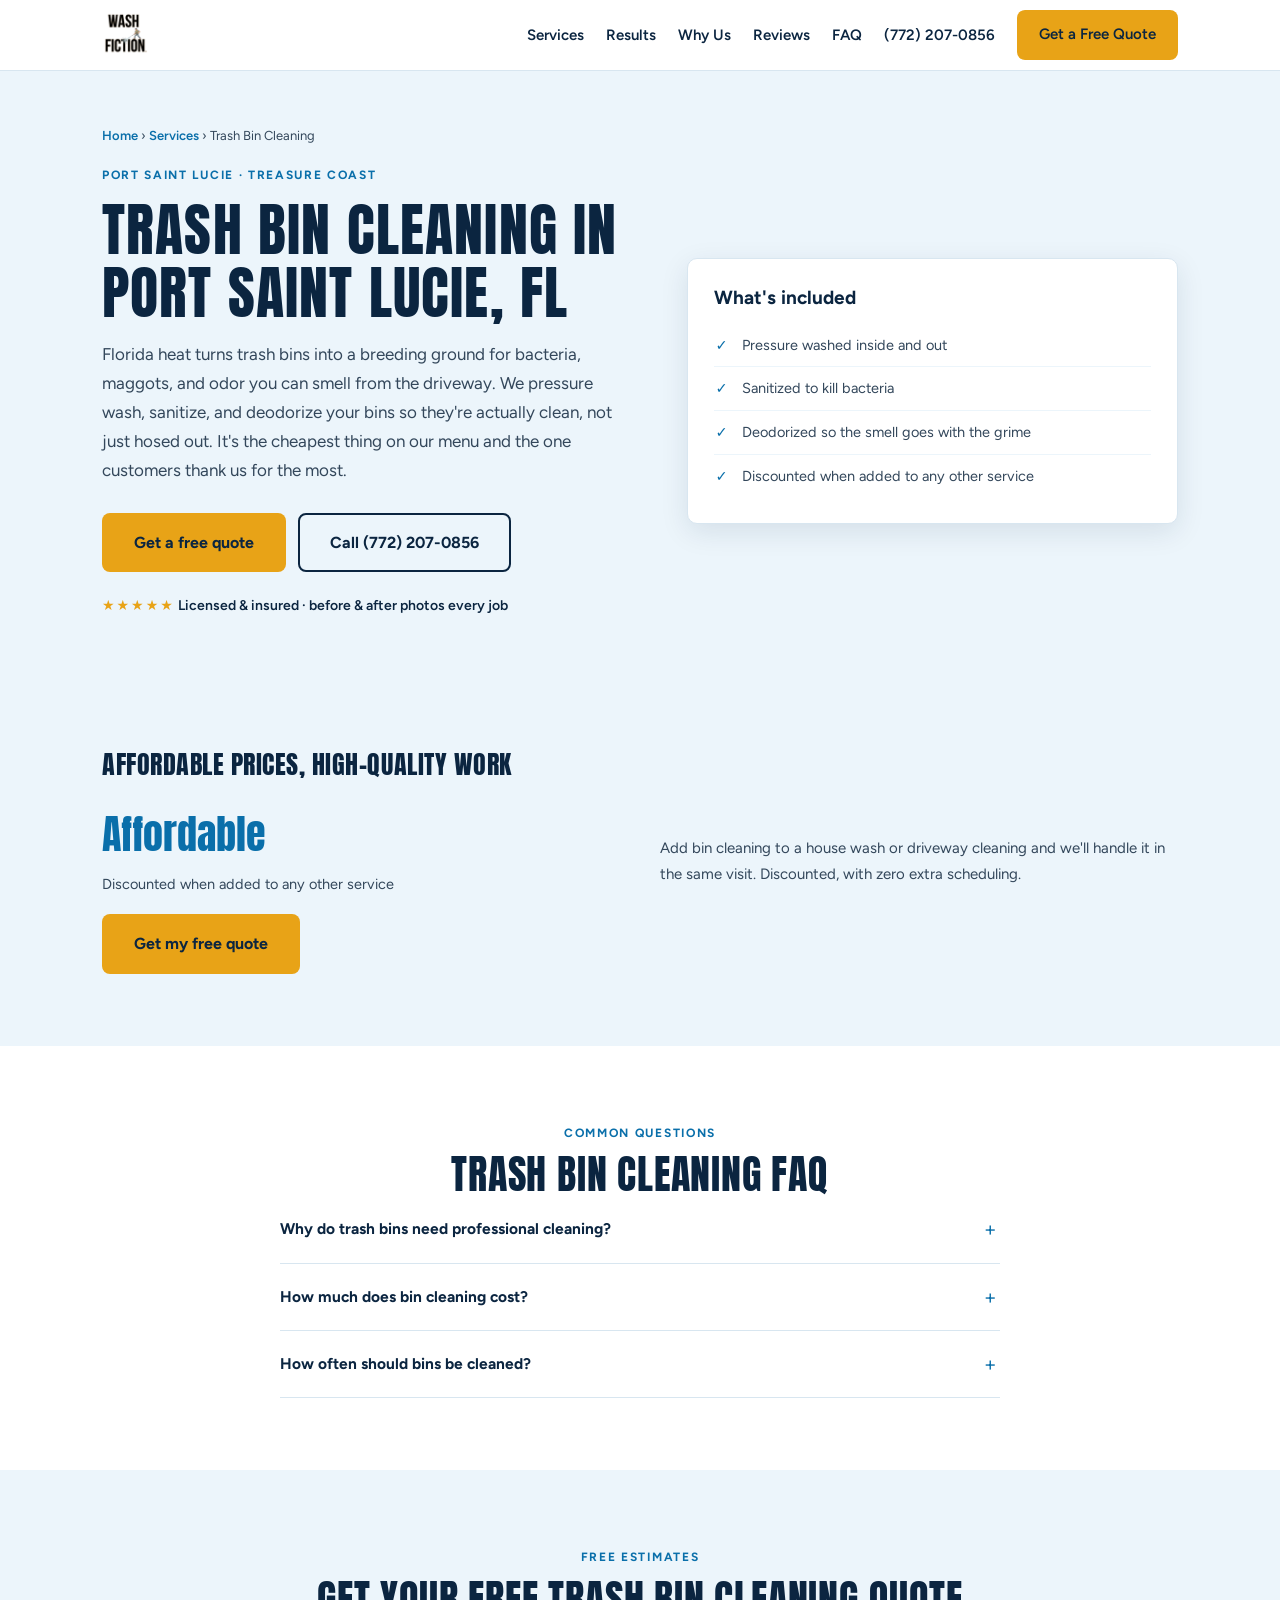
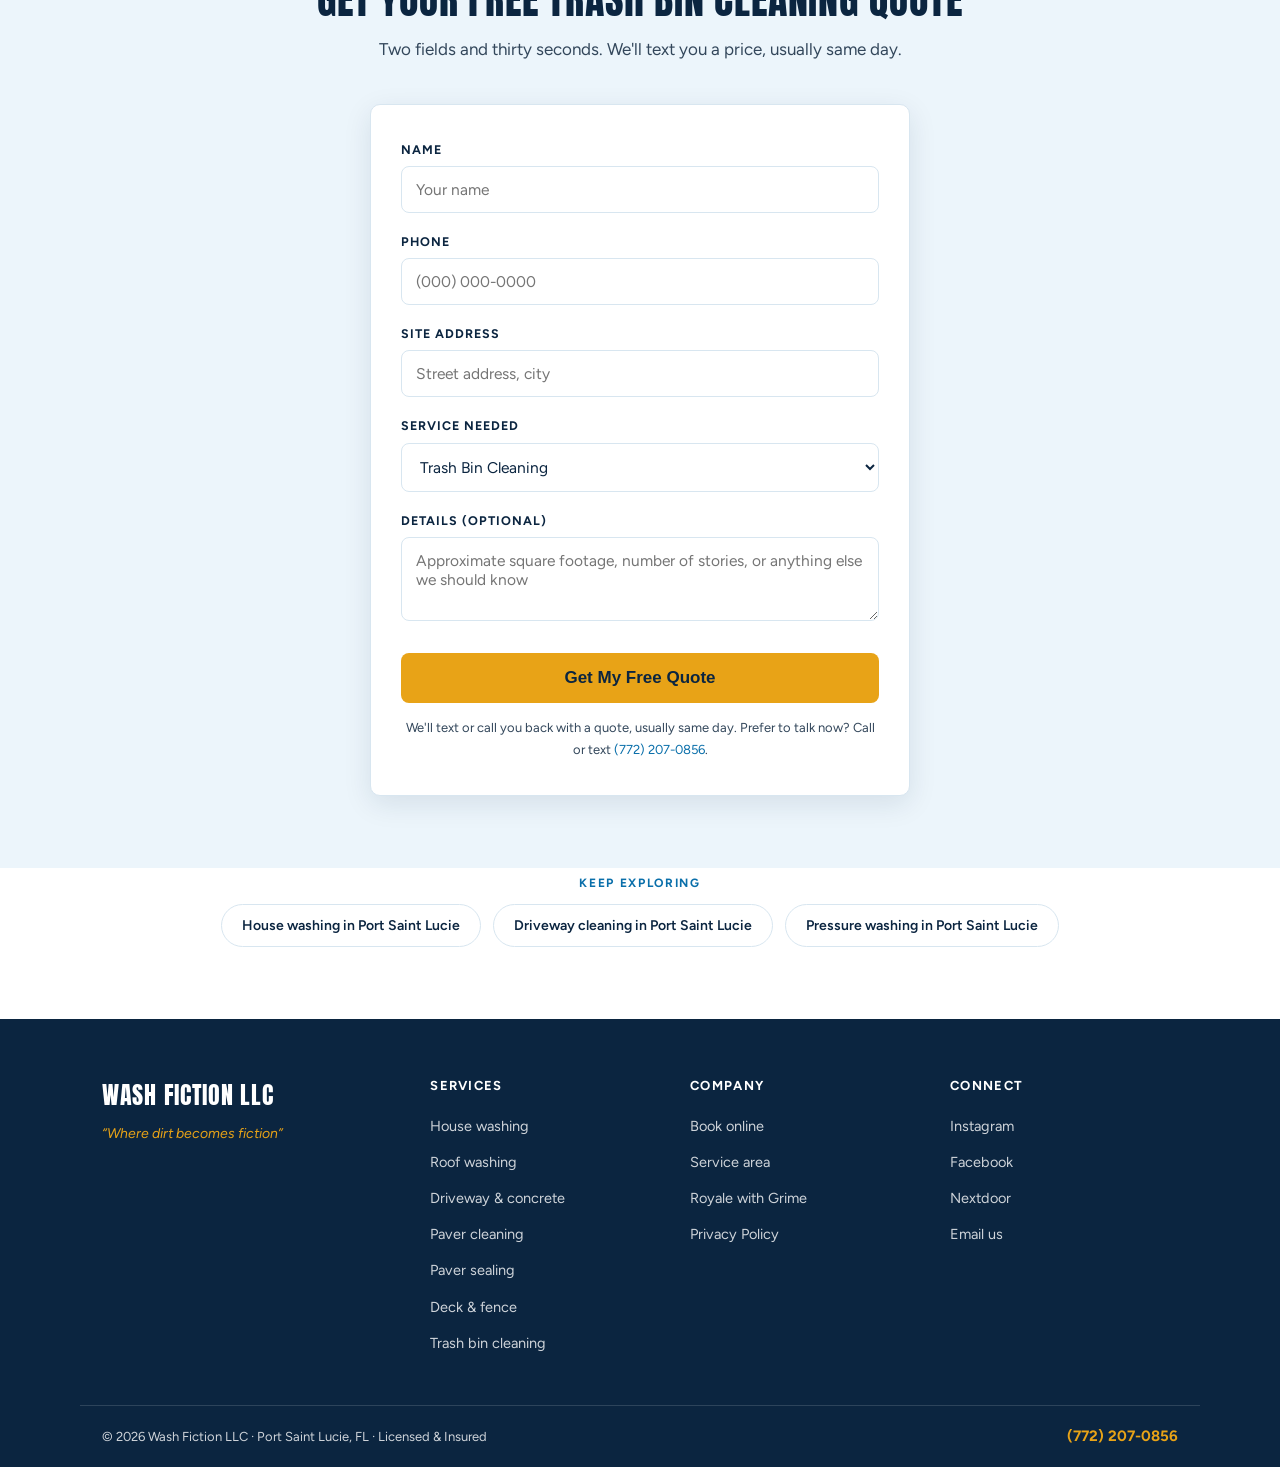
<file: trash-bin-cleaning.html>
<!DOCTYPE html>
<html lang="en">
<head>
<meta charset="UTF-8">
<meta name="viewport" content="width=device-width, initial-scale=1.0">

<!-- Google tag (gtag.js) -->
<script async src="https://www.googletagmanager.com/gtag/js?id=G-NVC5GT0XMM"></script>
<script>
  window.dataLayer = window.dataLayer || [];
  function gtag(){dataLayer.push(arguments);}
  gtag('js', new Date());
  gtag('config', 'G-NVC5GT0XMM');
</script>
<title>Trash Bin Cleaning Port Saint Lucie FL | Wash Fiction</title>
<meta name="description" content="Trash bin cleaning in Port Saint Lucie, FL. We pressure wash, sanitize & deodorize your bins. Affordable on its own, and discounted when added to any other service.">
<link rel="canonical" href="https://washfiction.com/trash-bin-cleaning.html">
<meta property="og:title" content="Trash Bin Cleaning Port Saint Lucie FL | Wash Fiction">
<meta property="og:description" content="Trash bin cleaning in Port Saint Lucie, FL. We pressure wash, sanitize & deodorize your bins. Affordable on its own, and discounted when added to any other service.">
<meta property="og:url" content="https://washfiction.com/trash-bin-cleaning.html">
<meta property="og:type" content="website">
<meta property="og:image" content="https://washfiction.com/og-image.jpg">
<meta property="og:image:width" content="1200">
<meta property="og:image:height" content="630">
<meta name="twitter:card" content="summary_large_image">
<meta name="twitter:image" content="https://washfiction.com/og-image.jpg">
<link rel="preconnect" href="https://fonts.googleapis.com">
<link rel="preconnect" href="https://fonts.gstatic.com" crossorigin>
<link href="https://fonts.googleapis.com/css2?family=Anton&family=Figtree:wght@400;600;700&display=swap" rel="stylesheet">
<link rel="icon" href="favicon.png" sizes="192x192" type="image/png">
<link rel="apple-touch-icon" href="apple-touch-icon.png">
<link rel="stylesheet" href="styles.css">
<script type="application/ld+json">
{
 "@context": "https://schema.org",
 "@type": "LocalBusiness",
 "@id": "https://washfiction.com/#business",
 "name": "Wash Fiction LLC",
 "description": "Professional pressure washing and soft washing serving Port Saint Lucie, Stuart, Palm City, and the Treasure Coast of Florida.",
 "url": "https://washfiction.com",
 "telephone": "+17722070856",
 "email": "chris@washfiction.com",
 "image": "https://washfiction.com/og-image.jpg",
 "priceRange": "$$",
 "address": {
  "@type": "PostalAddress",
  "addressLocality": "Port Saint Lucie",
  "addressRegion": "FL",
  "addressCountry": "US"
 },
 "areaServed": [
  {
   "@type": "City",
   "name": "Port Saint Lucie"
  },
  {
   "@type": "City",
   "name": "Stuart"
  },
  {
   "@type": "City",
   "name": "Palm City"
  },
  {
   "@type": "City",
   "name": "Jensen Beach"
  },
  {
   "@type": "City",
   "name": "Fort Pierce"
  },
  {
   "@type": "City",
   "name": "Hobe Sound"
  }
 ],
 "sameAs": [
  "https://instagram.com/washfiction",
  "https://facebook.com/washfiction"
 ]
}
</script>
<script type="application/ld+json">
{
 "@context": "https://schema.org",
 "@type": "Service",
 "name": "Trash Bin Cleaning",
 "serviceType": "Trash Bin Cleaning",
 "provider": {
  "@id": "https://washfiction.com/#business"
 },
 "areaServed": {
  "@type": "City",
  "name": "Port Saint Lucie"
 },
 "url": "https://washfiction.com/trash-bin-cleaning.html"
}
</script>
<script type="application/ld+json">
{
 "@context": "https://schema.org",
 "@type": "BreadcrumbList",
 "itemListElement": [
  {
   "@type": "ListItem",
   "position": 1,
   "name": "Home",
   "item": "https://washfiction.com/"
  },
  {
   "@type": "ListItem",
   "position": 2,
   "name": "Trash Bin Cleaning",
   "item": "https://washfiction.com/trash-bin-cleaning.html"
  }
 ]
}
</script>
<script type="application/ld+json">
{
 "@context": "https://schema.org",
 "@type": "FAQPage",
 "mainEntity": [
  {
   "@type": "Question",
   "name": "Why do trash bins need professional cleaning?",
   "acceptedAnswer": {
    "@type": "Answer",
    "text": "In Florida heat, bins become a breeding ground for bacteria, maggots, and odor within weeks. Rinsing with a hose spreads the mess around; pressure washing plus sanitizing actually removes the source and the smell."
   }
  },
  {
   "@type": "Question",
   "name": "How much does bin cleaning cost?",
   "acceptedAnswer": {
    "@type": "Answer",
    "text": "It's the most affordable service we offer, and it's discounted when added to any other service. Most customers tack it onto a house wash or driveway cleaning."
   }
  },
  {
   "@type": "Question",
   "name": "How often should bins be cleaned?",
   "acceptedAnswer": {
    "@type": "Answer",
    "text": "Most customers add it to their regular exterior cleaning once or twice a year, which keeps the bacteria and odor from ever getting established."
   }
  }
 ]
}
</script>

</head>
<body data-page="trash_bin_cleaning">
<nav>
  <div class="nav-inner">
    <div class="nav-brand">
      <a href="/" aria-label="Wash Fiction LLC home"><img src="logo.svg" width="46" height="46" alt="Wash Fiction LLC"></a>
    </div>
    <ul class="nav-links" id="navLinks">
      <li><a href="/#services">Services</a></li>
      <li><a href="/#results">Results</a></li>
      <li><a href="/#pricing">Why Us</a></li>
      <li><a href="/#reviews">Reviews</a></li>
      <li><a href="/#faq">FAQ</a></li>
      <li class="nav-phone-top"><a class="nav-phone" href="tel:+17722070856">(772) 207-0856</a></li>
      <li><a href="book.html" class="btn btn-gold nav-cta">Get a Free Quote</a></li>
    </ul>
    <a class="nav-call" href="tel:+17722070856" aria-label="Call Wash Fiction at (772) 207-0856"><svg viewBox="0 0 24 24" fill="none" stroke="currentColor" stroke-width="2.2" stroke-linecap="round" stroke-linejoin="round" aria-hidden="true"><path d="M22 16.92v3a2 2 0 0 1-2.18 2 19.79 19.79 0 0 1-8.63-3.07 19.5 19.5 0 0 1-6-6 19.79 19.79 0 0 1-3.07-8.67A2 2 0 0 1 4.11 2h3a2 2 0 0 1 2 1.72c.13.96.36 1.9.7 2.81a2 2 0 0 1-.45 2.11L8.09 9.91a16 16 0 0 0 6 6l1.27-1.27a2 2 0 0 1 2.11-.45c.91.34 1.85.57 2.81.7A2 2 0 0 1 22 16.92z"/></svg><span class="nav-call-label">Call</span></a>
    <button class="hamburger" id="hamburger" aria-label="Menu">
      <span></span><span></span><span></span>
    </button>
  </div>
</nav>

<header class="svc-hero band">
  <div class="wrap">
    <p class="crumbs"><a href="/">Home</a> &rsaquo; <a href="/#services">Services</a> &rsaquo; Trash Bin Cleaning</p>
    <div class="svc-hero-grid">
      <div>
        <p class="hero-loc">Port Saint Lucie &middot; Treasure Coast</p>
        <h1>Trash bin cleaning in Port Saint Lucie, FL</h1>
        <p class="hero-sub" style="margin-top:16px;">Florida heat turns trash bins into a breeding ground for bacteria, maggots, and odor you can smell from the driveway. We pressure wash, sanitize, and deodorize your bins so they're actually clean, not just hosed out. It's the cheapest thing on our menu and the one customers thank us for the most.</p>
        <div class="hero-btns" style="margin-top:24px;">
          <a href="#book" class="btn btn-gold">Get a free quote</a>
          <a href="tel:+17722070856" class="btn btn-outline">Call (772) 207-0856</a>
        </div>
        <p class="hero-proof"><span class="stars">★★★★★</span> Licensed &amp; insured &middot; before &amp; after photos every job</p>
      </div>
      <div>
      <div class="svc-facts">
        <h2>What's included</h2>
        <ul>
          <li>Pressure washed inside and out</li>
          <li>Sanitized to kill bacteria</li>
          <li>Deodorized so the smell goes with the grime</li>
          <li>Discounted when added to any other service</li>
        </ul>
      </div>
      </div>
    </div>
  </div>
</header>

<section class="band">
  <div class="wrap two-col">
    <div class="reveal">
      <h2 style="font-size:26px;">Affordable prices, high-quality work</h2>
      <div class="rate-box"><span class="rate">Affordable</span></div>
      <p style="font-size:14.5px;">Discounted when added to any other service</p>
      <a href="#book" class="btn btn-gold" style="margin-top:18px;">Get my free quote</a>
    </div>
    <div class="reveal" style="align-self:center;">
      <p style="font-size:15px;">Add bin cleaning to a house wash or driveway cleaning and we'll handle it in the same visit. Discounted, with zero extra scheduling.</p>
    </div>
  </div>
</section>

<section class="center">
  <div class="wrap">
    <p class="eyebrow reveal">Common questions</p>
    <h2 class="reveal">Trash Bin Cleaning FAQ</h2>
<div class="faq-list reveal">
    <details>
      <summary>Why do trash bins need professional cleaning?</summary>
      <p>In Florida heat, bins become a breeding ground for bacteria, maggots, and odor within weeks. Rinsing with a hose spreads the mess around; pressure washing plus sanitizing actually removes the source and the smell.</p>
    </details>
    <details>
      <summary>How much does bin cleaning cost?</summary>
      <p>It's the most affordable service we offer, and it's discounted when added to any other service. Most customers tack it onto a house wash or driveway cleaning.</p>
    </details>
    <details>
      <summary>How often should bins be cleaned?</summary>
      <p>Most customers add it to their regular exterior cleaning once or twice a year, which keeps the bacteria and odor from ever getting established.</p>
    </details>
</div>
  </div>
</section>

<section id="book" class="band center">
  <div class="wrap">
    <p class="eyebrow reveal">Free estimates</p>
    <h2 class="reveal">Get your free trash bin cleaning quote</h2>
    <p class="lede reveal">Two fields and thirty seconds. We'll text you a price, usually same day.</p>
    <div class="reveal">
      <form class="quote-form" id="quoteForm" action="https://api.web3forms.com/submit" method="POST" autocomplete="on">
        <input type="hidden" name="access_key" value="2c1e29c5-a08d-449c-82dc-ea2ef049fccb">
        <input type="hidden" name="subject" value="New Quote Request — Wash Fiction">
        <input type="hidden" name="from_name" value="Wash Fiction Website">
        <input type="hidden" name="page" value="trash_bin_cleaning">
        <input type="checkbox" name="botcheck" style="display:none;">

        <label for="qf-name">Name</label>
        <input type="text" id="qf-name" name="name" placeholder="Your name" required autocomplete="name" autocapitalize="words">

        <label for="qf-phone">Phone</label>
        <input type="tel" id="qf-phone" name="phone" placeholder="(000) 000-0000" required autocomplete="tel" inputmode="tel">

        <label for="qf-address">Site Address</label>
        <input type="text" id="qf-address" name="site_address" placeholder="Street address, city" required autocomplete="street-address" autocapitalize="words">

        <label for="qf-service">Service Needed</label>
        <select id="qf-service" name="service" required>
        <option value="House Wash">House Wash</option>
        <option value="Roof Wash">Roof Wash</option>
        <option value="Concrete Cleaning">Concrete Cleaning</option>
        <option value="Paver Cleaning">Paver Cleaning</option>
        <option value="Paver Sealing">Paver Sealing</option>
        <option value="Deck Cleaning">Deck Cleaning</option>
        <option value="Fence Cleaning">Fence Cleaning</option>
        <option value="Trash Bin Cleaning" selected>Trash Bin Cleaning</option>
        <option value="House &amp; Concrete Combo">House &amp; Concrete Combo</option>
        <option value="Multiple / Not Sure">Multiple / Not Sure</option>
        </select>

        <label for="qf-details">Details (optional)</label>
        <textarea id="qf-details" name="details" placeholder="Approximate square footage, number of stories, or anything else we should know"></textarea>

        <button type="submit" class="btn btn-gold">Get My Free Quote</button>
        <p class="form-note">We'll text or call you back with a quote, usually same day. Prefer to talk now? Call or text <a href="tel:+17722070856">(772) 207-0856</a>.</p>
      </form>
      <div class="form-success" id="formSuccess">
        <div class="display">Request received!</div>
        <p>Thanks for reaching out. We'll get back to you with a quote shortly, usually the same day. Need us fast? Call or text (772) 207-0856.</p>
      </div>
    </div>
  </div>
</section>

<section class="center" style="padding-top:0;">
  <div class="wrap">
    <p class="eyebrow reveal">Keep exploring</p>
    <div class="related reveal">
      <a href="house-washing.html">House washing in Port Saint Lucie</a>
      <a href="concrete-cleaning.html">Driveway cleaning in Port Saint Lucie</a>
      <a href="/">Pressure washing in Port Saint Lucie</a>
    </div>
  </div>
</section>

<footer>
  <div class="footer-top">
    <div>
      <div class="footer-brand-name">Wash Fiction LLC</div>
      <div class="footer-brand-tag">&ldquo;Where dirt becomes fiction&rdquo;</div>
    </div>
    <div>
      <h2>Services</h2>
      <ul>
        <li><a href="house-washing.html">House washing</a></li>
        <li><a href="roof-washing.html">Roof washing</a></li>
        <li><a href="concrete-cleaning.html">Driveway &amp; concrete</a></li>
        <li><a href="paver-cleaning.html">Paver cleaning</a></li>
        <li><a href="paver-sealing.html">Paver sealing</a></li>
        <li><a href="deck-fence-cleaning.html">Deck &amp; fence</a></li>
        <li><a href="trash-bin-cleaning.html">Trash bin cleaning</a></li>
      </ul>
    </div>
    <div>
      <h2>Company</h2>
      <ul>
        <li><a href="book.html">Book online</a></li>
        <li><a href="/#area">Service area</a></li>
        <li><a href="royale-with-grime.html">Royale with Grime</a></li>
        <li><a href="privacy.html">Privacy Policy</a></li>
      </ul>
    </div>
    <div>
      <h2>Connect</h2>
      <ul>
        <li><a href="https://instagram.com/washfiction" target="_blank" rel="noopener">Instagram</a></li>
        <li><a href="https://facebook.com/washfiction" target="_blank" rel="noopener">Facebook</a></li>
        <li><a href="https://nextdoor.com" target="_blank" rel="noopener">Nextdoor</a></li>
        <li><a href="mailto:chris@washfiction.com">Email us</a></li>
      </ul>
    </div>
  </div>
  <div class="footer-bottom">
    <div>&copy; 2026 Wash Fiction LLC &middot; Port Saint Lucie, FL &middot; Licensed &amp; Insured</div>
    <a class="footer-phone" href="tel:+17722070856">(772) 207-0856</a>
  </div>
</footer>
<div class="mobile-cta">
  <a href="tel:+17722070856" class="mc-call" aria-label="Call or text (772) 207-0856"><svg viewBox="0 0 24 24" fill="none" stroke="currentColor" stroke-width="2.2" stroke-linecap="round" stroke-linejoin="round" aria-hidden="true"><path d="M22 16.92v3a2 2 0 0 1-2.18 2 19.79 19.79 0 0 1-8.63-3.07 19.5 19.5 0 0 1-6-6 19.79 19.79 0 0 1-3.07-8.67A2 2 0 0 1 4.11 2h3a2 2 0 0 1 2 1.72c.13.96.36 1.9.7 2.81a2 2 0 0 1-.45 2.11L8.09 9.91a16 16 0 0 0 6 6l1.27-1.27a2 2 0 0 1 2.11-.45c.91.34 1.85.57 2.81.7A2 2 0 0 1 22 16.92z"/></svg>Call or Text</a>
  <a href="book.html" class="mc-quote"><svg viewBox="0 0 24 24" fill="none" stroke="currentColor" stroke-width="2.2" stroke-linecap="round" stroke-linejoin="round" aria-hidden="true"><path d="M14 2H6a2 2 0 0 0-2 2v16a2 2 0 0 0 2 2h12a2 2 0 0 0 2-2V8z"/><polyline points="14 2 14 8 20 8"/><line x1="9" y1="15" x2="15" y2="15"/></svg>Free Quote</a>
</div>
<script src="main.js" defer></script>
</body>
</html>
</file>
<file: styles.css>
/* ============================================================
Wash Fiction LLC — V2 · bright & clean
Palette: ink navy / water blue / sky wash / brand gold
Type: Anton (display) + Figtree (body)
============================================================ */
:root {
--ink: #0B2540; /* deep harbor navy */
--blue: #0A6FAA; /* clean water blue (darkened slightly to pass WCAG contrast) */
--blue-dark: #08557F;
--sky: #ECF5FB; /* pale sky section band */
--line: #D8E6F0;
--gold: #E8A317; /* brand gold, CTA only */
--gold-dark: #C98A0E;
--text: #33475B;
--white: #FFFFFF;
--radius: 10px;
--shadow: 0 8px 28px rgba(11, 37, 64, .10);
}

* { margin: 0; padding: 0; box-sizing: border-box; }
html { scroll-behavior: smooth; }
@media (prefers-reduced-motion: reduce) {
html { scroll-behavior: auto; }
*, *::before, *::after { animation: none !important; transition: none !important; }
}
body {
font-family: 'Figtree', system-ui, sans-serif;
color: var(--text);
background: var(--white);
line-height: 1.7;
font-size: 16px;
-webkit-font-smoothing: antialiased;
}
img, video { max-width: 100%; display: block; }
a { color: var(--blue); text-decoration: none; }
a:hover { color: var(--blue-dark); }
:focus-visible { outline: 3px solid var(--blue); outline-offset: 2px; }

h1, h2, .display {
font-family: 'Anton', sans-serif;
font-weight: 400;
letter-spacing: .02em;
color: var(--ink);
line-height: 1.08;
text-transform: uppercase;
}
h1 { font-size: clamp(34px, 5.4vw, 58px); }
h2 { font-size: clamp(26px, 4vw, 40px); }
h3 { font-size: 19px; color: var(--ink); font-weight: 700; }

.wrap { max-width: 1120px; margin: 0 auto; padding: 0 22px; }
section { padding: 72px 0; }
.band { background: var(--sky); }

.eyebrow {
display: inline-block;
font-size: 12px; font-weight: 700;
letter-spacing: .14em; text-transform: uppercase;
color: var(--blue);
margin-bottom: 10px;
}
.lede { max-width: 640px; margin: 14px auto 40px; font-size: 17px; }
.center { text-align: center; }
.center .lede { margin-left: auto; margin-right: auto; }

/* ---------- buttons ---------- */
.btn {
display: inline-block;
font-weight: 700; font-size: 16px;
padding: 14px 30px;
border-radius: 8px;
border: 2px solid transparent;
cursor: pointer;
transition: transform .15s, box-shadow .15s, background .15s;
text-align: center;
}
.btn-gold { background: var(--gold); color: var(--ink); }
.btn-gold:hover { background: var(--gold-dark); color: var(--ink); transform: translateY(-1px); box-shadow: var(--shadow); }
.btn-outline { border-color: var(--ink); color: var(--ink); background: transparent; }
.btn-outline:hover { background: var(--ink); color: var(--white); }
.btn-ghost-light { border-color: rgba(255,255,255,.7); color: var(--white); }
.btn-ghost-light:hover { background: rgba(255,255,255,.12); color: var(--white); }

/* ---------- nav ---------- */
nav {
position: sticky; top: 0; z-index: 60;
background: rgba(255,255,255,.96);
backdrop-filter: blur(8px);
border-bottom: 1px solid var(--line);
}
.nav-inner {
max-width: 1120px; margin: 0 auto; padding: 10px 22px;
display: flex; align-items: center; gap: 24px;
}
.nav-brand img { height: 46px; width: auto; }
.nav-links {
display: flex; align-items: center; gap: 22px;
list-style: none; margin-left: auto;
}
.nav-links a { color: var(--ink); font-weight: 600; font-size: 15px; }
.nav-links a:hover { color: var(--blue); }
.nav-phone { font-weight: 700; color: var(--ink); white-space: nowrap; }
.nav-phone:hover { color: var(--blue); }
.nav-cta { padding: 10px 20px; font-size: 15px; }
.hamburger {
display: none; margin-left: auto;
background: none; border: 0; cursor: pointer; padding: 8px;
}
.hamburger span {
display: block; width: 24px; height: 3px; margin: 5px 0;
background: var(--ink); border-radius: 2px;
}
/* tap-to-call icon in the mobile header (hidden on desktop) */
.nav-call {
display: none; align-items: center; gap: 6px;
margin-left: auto;
background: var(--gold); color: var(--ink);
font-weight: 700; font-size: 14px;
padding: 9px 14px; border-radius: 999px;
white-space: nowrap;
}
.nav-call:hover { background: var(--gold-dark); color: var(--ink); }
.nav-call svg { width: 16px; height: 16px; }

/* ---------- hero ---------- */
.hero { padding: 64px 0 72px; }
.hero-grid {
display: grid; grid-template-columns: 1.05fr 1fr;
gap: 48px; align-items: center;
}
.hero-loc {
font-size: 12px; font-weight: 700; letter-spacing: .14em;
text-transform: uppercase; color: var(--blue); margin-bottom: 14px;
}
.hero-sub { font-size: 17px; margin: 18px 0 28px; max-width: 520px; }
.hero-btns { display: flex; gap: 12px; flex-wrap: wrap; }
.hero-proof { margin-top: 22px; font-size: 14px; font-weight: 600; color: var(--ink); }
.hero-proof .stars { color: var(--gold); letter-spacing: 2px; }

/* before/after slider — the signature element */
.ba-slider {
position: relative; overflow: hidden;
border-radius: var(--radius);
box-shadow: var(--shadow);
aspect-ratio: 4 / 3;
background: var(--sky);
touch-action: none;
user-select: none;
}
.ba-slider img {
position: absolute; inset: 0;
width: 100%; height: 100%; object-fit: cover;
pointer-events: none;
}
.ba-slider .img-before { clip-path: inset(0 calc(100% - var(--pos, 50%)) 0 0); }
.ba-slider .handle {
position: absolute; top: 0; bottom: 0;
left: var(--pos, 50%); width: 3px;
background: var(--white);
box-shadow: 0 0 0 1px rgba(11,37,64,.25);
transform: translateX(-50%);
}
.ba-slider .handle::after {
content: "\2194";
position: absolute; top: 50%; left: 50%;
transform: translate(-50%, -50%);
width: 42px; height: 42px;
background: var(--white); color: var(--ink);
border-radius: 50%;
display: flex; align-items: center; justify-content: center;
font-size: 18px; font-weight: 700;
box-shadow: var(--shadow);
}
.ba-slider .tag {
position: absolute; top: 12px;
padding: 4px 12px; border-radius: 999px;
font-size: 12px; font-weight: 700; letter-spacing: .06em;
text-transform: uppercase; color: var(--white);
z-index: 2;
}
.tag-before { left: 12px; background: rgba(11,37,64,.85); }
.tag-after { right: 12px; background: var(--blue); }
.ba-slider input[type="range"] {
position: absolute; inset: 0; width: 100%; height: 100%;
opacity: 0; cursor: ew-resize; margin: 0;
}
.ba-slider-caption {
margin-top: 10px; text-align: center;
font-size: 13px; color: var(--text);
}

/* ---------- trust bar ---------- */
.trust-bar { background: var(--ink); padding: 16px 0; }
.trust-inner {
max-width: 1120px; margin: 0 auto; padding: 0 22px;
display: flex; flex-wrap: wrap; justify-content: center;
gap: 10px 34px;
}
.trust-item {
color: var(--white); font-size: 13.5px; font-weight: 600;
display: flex; align-items: center; gap: 8px;
}
.trust-item::before { content: "\2713"; color: var(--gold); font-weight: 700; }

/* ---------- service cards ---------- */
.svc-grid {
display: grid; grid-template-columns: repeat(auto-fill, minmax(250px, 1fr));
gap: 20px; margin-top: 8px;
}
.svc-card {
background: var(--white);
border: 1px solid var(--line);
border-radius: var(--radius);
padding: 26px 24px 22px;
text-align: left;
display: flex; flex-direction: column;
transition: transform .15s, box-shadow .15s;
}
a.svc-card { color: var(--text); }
a.svc-card:hover { transform: translateY(-3px); box-shadow: var(--shadow); color: var(--text); }
.svc-card h3 { margin-bottom: 8px; }
.svc-card p { font-size: 14.5px; flex: 1; }
.svc-price {
margin-top: 16px;
font-family: 'Anton', sans-serif; font-size: 20px;
color: var(--blue); letter-spacing: .03em;
}
.svc-more { margin-top: 6px; font-size: 13.5px; font-weight: 700; color: var(--blue); }

/* ---------- steps ---------- */
.steps { display: grid; grid-template-columns: repeat(3, 1fr); gap: 22px; margin-top: 8px; text-align: left; }
.step {
background: var(--white); border: 1px solid var(--line);
border-radius: var(--radius); padding: 26px 24px;
}
.step-num {
font-family: 'Anton', sans-serif; font-size: 30px;
color: var(--gold); margin-bottom: 8px;
}
.step p { font-size: 14.5px; }

/* ---------- pricing band ---------- */
.price-band { background: var(--ink); color: var(--white); }
.price-band h2, .price-band .display { color: var(--white); }
.price-band .eyebrow { color: var(--gold); }
.price-grid { display: grid; grid-template-columns: repeat(auto-fit, minmax(200px, 1fr)); gap: 18px; margin: 34px 0 22px; }
.price-cell {
border: 1px solid rgba(255,255,255,.18); border-radius: var(--radius);
padding: 20px; text-align: center;
}
.price-cell .rate { font-family: 'Anton', sans-serif; font-size: 26px; color: var(--gold); }
.price-cell .label { font-size: 13.5px; margin-top: 4px; color: rgba(255,255,255,.85); }
.price-note { text-align: center; font-size: 14px; color: rgba(255,255,255,.8); }

/* ---------- carousel (results) ---------- */
.ba-carousel { position: relative; overflow: hidden; border-radius: var(--radius); box-shadow: var(--shadow); }
.ba-track { display: flex; transition: transform .4s ease; }
.ba-slide { min-width: 100%; display: grid; grid-template-columns: 1fr 1fr; }
.ba-pair-item { position: relative; aspect-ratio: 4/3; background: var(--sky); }
.ba-pair-item img { width: 100%; height: 100%; object-fit: cover; }
.ba-tag {
position: absolute; top: 10px; left: 10px;
padding: 3px 11px; border-radius: 999px;
font-size: 11.5px; font-weight: 700; text-transform: uppercase;
letter-spacing: .06em; color: var(--white);
background: rgba(11,37,64,.85);
}
.ba-tag-after { background: var(--blue); }
.ba-nav {
position: absolute; top: 50%; transform: translateY(-50%);
width: 40px; height: 40px; border-radius: 50%;
border: 0; background: rgba(255,255,255,.92); color: var(--ink);
font-size: 16px; cursor: pointer; box-shadow: var(--shadow); z-index: 3;
}
.ba-prev { left: 12px; } .ba-next { right: 12px; }
.ba-caption { margin-top: 12px; font-weight: 600; color: var(--ink); font-size: 14.5px; }
.ba-dots { display: flex; gap: 8px; justify-content: center; margin-top: 10px; }
.ba-dot { width: 8px; height: 8px; border-radius: 50%; background: var(--line); border: 0; cursor: pointer; padding: 0; }
.ba-dot.active { background: var(--blue); }
.ba-video-wrap { margin-top: 28px; }
.ba-video { width: 100%; border-radius: var(--radius); box-shadow: var(--shadow); }

/* ---------- reviews / strips ---------- */
.recurring-strip {
display: flex; align-items: center; justify-content: space-between;
gap: 20px; flex-wrap: wrap;
background: var(--white); border: 2px solid var(--gold);
border-radius: var(--radius); padding: 22px 26px;
}
.recurring-strip strong { color: var(--ink); font-size: 17px; }
.recurring-strip span { font-size: 14.5px; }

/* ---------- area tags ---------- */
.area-tags { display: flex; flex-wrap: wrap; gap: 10px; justify-content: center; }
.area-tag {
background: var(--white); border: 1px solid var(--line);
border-radius: 999px; padding: 8px 18px;
font-size: 14px; font-weight: 600; color: var(--ink);
}

/* ---------- FAQ ---------- */
.faq-list { max-width: 720px; margin: 0 auto; text-align: left; }
.faq-list details {
border-bottom: 1px solid var(--line); padding: 6px 0;
}
.faq-list summary {
cursor: pointer; list-style: none;
font-weight: 700; color: var(--ink); font-size: 15.5px;
padding: 14px 30px 14px 0; position: relative;
}
.faq-list summary::-webkit-details-marker { display: none; }
.faq-list summary::after {
content: "+"; position: absolute; right: 4px; top: 50%;
transform: translateY(-50%);
font-size: 20px; color: var(--blue); font-weight: 400;
}
.faq-list details[open] summary::after { content: "\2013"; }
.faq-list details p { padding: 0 0 16px; font-size: 14.5px; }

/* ---------- quote form ---------- */
.quote-form {
background: var(--white); border: 1px solid var(--line);
border-radius: var(--radius); box-shadow: var(--shadow);
padding: 34px 30px; max-width: 540px; margin: 0 auto; text-align: left;
}
.quote-form label {
display: block; font-size: 12.5px; font-weight: 700;
letter-spacing: .08em; text-transform: uppercase;
color: var(--ink); margin: 18px 0 6px;
}
.quote-form label:first-of-type { margin-top: 0; }
.quote-form input, .quote-form select, .quote-form textarea {
width: 100%;
background: var(--white); border: 1px solid var(--line);
border-radius: 8px; padding: 13px 14px;
color: var(--ink); font-size: 15.5px; font-family: inherit;
}
.quote-form input:focus, .quote-form select:focus, .quote-form textarea:focus {
outline: none; border-color: var(--blue);
box-shadow: 0 0 0 3px rgba(14,127,193,.15);
}
.quote-form textarea { resize: vertical; min-height: 84px; }
.quote-form .btn { width: 100%; margin-top: 24px; border: 0; font-size: 17px; padding: 15px; }
.form-note { font-size: 13px; text-align: center; margin-top: 14px; }
.form-success {
display: none;
background: var(--white); border: 2px solid var(--blue);
border-radius: var(--radius); padding: 46px 30px;
max-width: 540px; margin: 0 auto; text-align: center;
}
.form-success .display { font-size: 28px; color: var(--blue); margin-bottom: 10px; }

/* ---------- service page ---------- */
.crumbs { font-size: 13px; margin-bottom: 18px; }
.crumbs a { font-weight: 600; }
.svc-hero { padding: 54px 0 60px; }
.svc-hero-grid { display: grid; grid-template-columns: 1.1fr 1fr; gap: 44px; align-items: center; }
.svc-facts {
background: var(--white); border: 1px solid var(--line);
border-radius: var(--radius); box-shadow: var(--shadow);
padding: 26px;
}
.svc-facts h2, .svc-facts h3 {
margin-bottom: 12px;
/* "What's included" is an h2 for heading order but keeps the small h3 look */
font-family: 'Figtree', system-ui, sans-serif;
font-size: 19px; font-weight: 700; color: var(--ink);
text-transform: none; letter-spacing: 0; line-height: 1.4;
}
.svc-facts ul { list-style: none; }
.svc-facts li {
padding: 9px 0 9px 28px; position: relative;
font-size: 14.5px; border-bottom: 1px solid var(--sky);
}
.svc-facts li:last-child { border-bottom: 0; }
.svc-facts li::before {
content: "\2713"; position: absolute; left: 2px;
color: var(--blue); font-weight: 700;
}
.rate-box {
display: flex; align-items: baseline; gap: 10px; flex-wrap: wrap;
margin: 22px 0 4px;
}
.rate-box .rate { font-family: 'Anton', sans-serif; font-size: 40px; color: var(--blue); }
.rate-box .min { font-size: 14px; }
.two-col { display: grid; grid-template-columns: 1fr 1fr; gap: 40px; align-items: start; }
.related { display: flex; gap: 12px; flex-wrap: wrap; justify-content: center; }
.related a {
background: var(--white); border: 1px solid var(--line);
border-radius: 999px; padding: 9px 20px;
font-size: 14px; font-weight: 600; color: var(--ink);
}
.related a:hover { border-color: var(--blue); color: var(--blue); }

/* ---------- footer ---------- */
footer { background: var(--ink); color: rgba(255,255,255,.8); padding: 56px 0 0; }
.footer-top {
max-width: 1120px; margin: 0 auto; padding: 0 22px 40px;
display: grid; grid-template-columns: 1.3fr 1fr 1fr 1fr; gap: 32px;
}
.footer-brand-name { font-family: 'Anton', sans-serif; font-size: 24px; color: var(--white); letter-spacing: .03em; text-transform: uppercase; }
.footer-brand-tag { font-style: italic; font-size: 14px; margin-top: 6px; color: var(--gold); }
.footer-top h2, .footer-top h4 {
/* footer column titles are h2s for heading order; styled as small labels */
font-family: 'Figtree', system-ui, sans-serif; font-weight: 700; line-height: 1.7;
color: var(--white); font-size: 13px; letter-spacing: .1em;
text-transform: uppercase; margin-bottom: 14px;
}
.footer-top ul { list-style: none; }
.footer-top li { margin-bottom: 9px; }
.footer-top a { color: rgba(255,255,255,.8); font-size: 14.5px; }
.footer-top a:hover { color: var(--gold); }
.footer-bottom {
border-top: 1px solid rgba(255,255,255,.14);
padding: 18px 22px;
max-width: 1120px; margin: 0 auto;
display: flex; justify-content: space-between; align-items: center;
flex-wrap: wrap; gap: 10px; font-size: 13px;
}
.footer-phone { color: var(--gold); font-weight: 700; font-size: 15px; }

/* ---------- float CTA (legacy, no longer used in the HTML) ---------- */
.float-est {
position: fixed; right: 18px; bottom: 18px; z-index: 70;
display: none; align-items: center; gap: 8px;
background: var(--gold); color: var(--ink);
font-weight: 700; font-size: 15px;
padding: 14px 20px; border-radius: 999px;
box-shadow: 0 10px 30px rgba(11,37,64,.3);
}
.float-est:hover { background: var(--gold-dark); color: var(--ink); }
.float-est svg { width: 18px; height: 18px; }

/* ---------- mobile call / quote bar ---------- */
.mobile-cta {
display: none;
position: fixed; left: 0; right: 0; bottom: 0; z-index: 70;
grid-template-columns: 1fr 1fr;
box-shadow: 0 -6px 24px rgba(11,37,64,.18);
padding-bottom: env(safe-area-inset-bottom);
background: var(--ink);
}
.mobile-cta a {
display: flex; align-items: center; justify-content: center; gap: 8px;
min-height: 58px; padding: 0 10px;
font-weight: 700; font-size: 16px;
}
.mobile-cta svg { width: 18px; height: 18px; flex: none; }
.mobile-cta .mc-call { background: var(--ink); color: var(--white); }
.mobile-cta .mc-call:hover { color: var(--white); }
.mobile-cta .mc-quote { background: var(--gold); color: var(--ink); }
.mobile-cta .mc-quote:hover { background: var(--gold-dark); color: var(--ink); }

/* ---------- reveal ---------- */
.reveal { opacity: 0; transform: translateY(16px); transition: opacity .5s ease, transform .5s ease; }
.reveal.visible { opacity: 1; transform: none; }
@media (prefers-reduced-motion: reduce) { .reveal { opacity: 1; transform: none; } }

/* ---------- mobile ---------- */
@media (max-width: 900px) {
section { padding: 54px 0; }
.hero-grid, .svc-hero-grid, .two-col { grid-template-columns: 1fr; }
.steps { grid-template-columns: 1fr; }
.footer-top { grid-template-columns: 1fr 1fr; }
.nav-links {
display: none;
position: absolute; top: 100%; left: 0; right: 0;
background: var(--white); border-bottom: 1px solid var(--line);
flex-direction: column; align-items: flex-start;
padding: 16px 22px; gap: 14px;
}
.nav-links.open { display: flex; }
.hamburger { display: block; margin-left: 0; }
.nav-call { display: inline-flex; }
.nav-phone-top { display: none; }
.mobile-cta { display: grid; }
body { padding-bottom: calc(58px + env(safe-area-inset-bottom)); }
}
@media (max-width: 380px) {
.nav-call .nav-call-label { display: none; }
}
</file>
